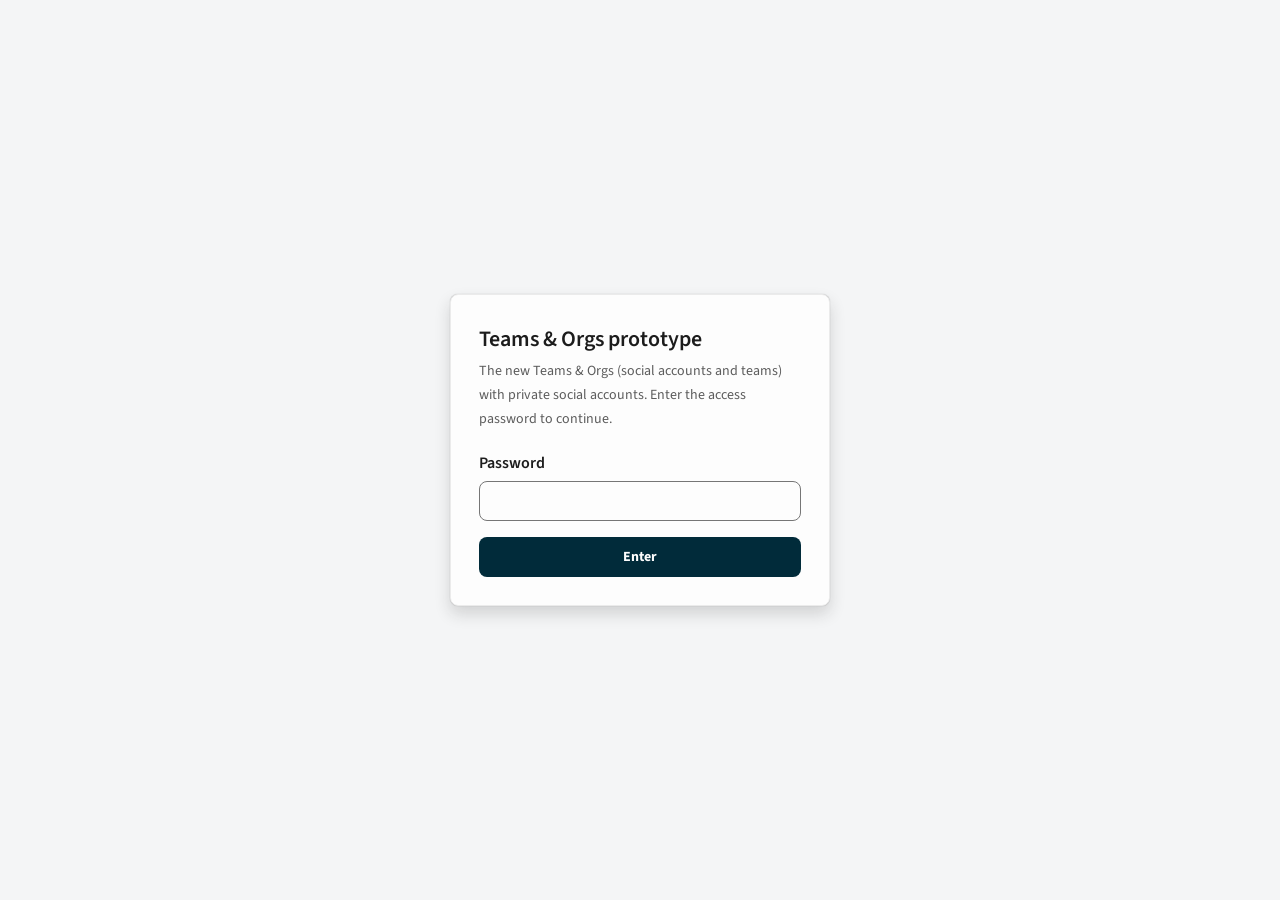
<file: index.html>
<!doctype html>
<!-- Teams & Orgs prototype - sign-in gate (per Design "GitHub Enterprise for Designers"). Soft client-side gate for sharing/testing. -->
<html lang="en"><head>
<meta charset="utf-8">
<meta name="viewport" content="width=device-width, initial-scale=1">
<title>Teams &amp; Orgs prototype - sign in</title>
<link rel="stylesheet" href="colors_and_type.css">
<link rel="stylesheet" href="components.css">
<link rel="stylesheet" href="https://fonts.googleapis.com/css2?family=Material+Symbols+Outlined:opsz,wght,FILL,GRAD@24,400,0..1,0..200&display=block">
<style>
  html, body { margin: 0; min-height: 100vh; }
  body { display: grid; place-items: center; padding: 24px; box-sizing: border-box;
    background: var(--bento-system-sys-neutral-alt-200);
    font: var(--hs-type-body-md); color: var(--bento-theme-color-text-base); -webkit-font-smoothing: antialiased; }
  .card { width: 380px; max-width: 92%; box-sizing: border-box; padding: 28px;
    background: var(--bento-theme-color-bg-surface);
    border: 1px solid var(--bento-theme-color-border-subtle);
    border-radius: var(--bento-theme-border-radii-03);
    box-shadow: var(--bento-theme-elevation-shadow-overlay-bottom); }
  h1 { font: var(--hs-type-title-sub); margin: 0 0 4px; }
  .sub { font: var(--hs-type-body-sm); color: var(--bento-theme-color-text-subtle); margin: 0 0 20px; }
  label { display: block; font: var(--hs-type-body-md-b); margin: 0 0 6px; }
  .hs-input { width: 100%; box-sizing: border-box; }
  .full { width: 100%; justify-content: center; margin-top: 16px; }
  .gap { margin-top: 10px; }
  .err { display: none; align-items: center; gap: 8px; margin-top: 12px; padding: 10px 12px; border-radius: 8px;
    background: var(--bento-component-alert-warning-fill); font: var(--hs-type-body-sm); }
  .err .material-symbols-outlined { font-size: 18px; color: var(--bento-theme-color-icon-warning); }
  .ok { display: none; font: var(--hs-type-body-sm); color: var(--bento-theme-color-text-subtle); margin-top: 8px; }
  #admin { display: none; }
  hr { border: 0; border-top: 1px solid var(--bento-theme-color-border-subtle); margin: 20px 0; }
</style>
</head>
<body>
  <main class="card" role="main">
    <h1>Teams &amp; Orgs prototype</h1>
    <p class="sub">The new Teams &amp; Orgs (social accounts and teams) with private social accounts. Enter the access password to continue.</p>

    <form id="signin" autocomplete="off">
      <label for="pw">Password</label>
      <input id="pw" class="hs-input" type="password" autocomplete="off" aria-describedby="err">
      <div id="err" class="err" role="alert"><span class="material-symbols-outlined" aria-hidden="true">warning</span><span>That password is not right. Try again.</span></div>
      <button class="hs-btn hs-btn--primary full" type="submit">Enter</button>
    </form>

    <section id="admin" aria-label="Admin">
      <hr>
      <label for="np">Set the participant (user) password</label>
      <input id="np" class="hs-input" type="text" autocomplete="off">
      <button id="save" class="hs-btn hs-btn--secondary gap" type="button">Save password</button>
      <div id="saved" class="ok" role="status">Saved.</div>
      <button id="go" class="hs-btn hs-btn--primary full" type="button">Open prototype</button>
    </section>
  </main>

<script>
(function(){
  var ADMIN = 'Hootsuite_2026_admin';
  var DEFAULT_USER = 'tno-preview';
  function userPw(){ try { return localStorage.getItem('ssUserPwd') || DEFAULT_USER; } catch(e){ return DEFAULT_USER; } }
  function enter(){ try { sessionStorage.setItem('ssAuthed','1'); } catch(e){} location.href = 'app/overview.html'; }

  var form = document.getElementById('signin');
  var pw = document.getElementById('pw');
  var err = document.getElementById('err');
  var admin = document.getElementById('admin');
  var np = document.getElementById('np');

  form.addEventListener('submit', function(e){
    e.preventDefault();
    var v = pw.value;
    if (v === ADMIN) { form.style.display = 'none'; admin.style.display = 'block'; np.value = userPw(); np.focus(); return; }
    if (v === userPw()) { enter(); return; }
    err.style.display = 'flex'; pw.focus(); pw.select();
  });
  document.getElementById('save').addEventListener('click', function(){
    var val = (np.value || '').trim(); if (!val) return;
    try { localStorage.setItem('ssUserPwd', val); } catch(e){}
    var ok = document.getElementById('saved'); ok.style.display = 'block';
    setTimeout(function(){ ok.style.display = 'none'; }, 2000);
  });
  document.getElementById('go').addEventListener('click', enter);
})();
</script>
</body></html>
</file>
<file: colors_and_type.css>
/* ──────────────────────────────────────────────────────────────────
   Bento — Hootsuite design system
   ─────────────────────────────────────────────────────────────────
   This file is a thin ALIAS LAYER on top of the Figma-derived
   --bento-* tokens shipped in tokens/colors.css, tokens/typography.css,
   tokens/layout.css. Bento tokens are the single source of truth;
   --hs-* names below are convenience aliases for older preview cards
   and quick reads in the asset pane.

   Anything you build inside this project should use Bento tokens
   directly (--bento-theme-color-bg-primary, var(--bento-space-04), the
   .bento-text-* classes from typography.css). If you reach for a value
   that isn't here, add a token — never hard-code a hex.
   ────────────────────────────────────────────────────────────────── */

@import url("./fonts/fonts.css");
@import url("./tokens/colors.css");
@import url("./tokens/typography.css");
@import url("./tokens/layout.css");

:root {
  /* ── Surfaces ─────────────────────────────────────────────────── */
  --hs-surface:         var(--bento-theme-color-bg-surface);             /* #FDFDFD */
  --hs-surface-subtle:  var(--bento-theme-color-bg-surface-hovered);     /* #F7F8F9 */
  --hs-surface-muted:   var(--bento-theme-color-bg-app);                 /* #FDFDFD */
  --hs-surface-strong:  var(--bento-system-sys-neutral-alt-300);         /* #EEF1F2 */
  --hs-surface-inverse: var(--bento-system-sys-primary-500);             /* #012B3A */
  --hs-surface-white:   var(--bento-palette-ref-palette-white);

  /* ── Borders ──────────────────────────────────────────────────── */
  --hs-border:          var(--bento-theme-color-border-subtle);          /* #EBEBEB */
  --hs-border-strong:   var(--bento-theme-color-border-btn-outlined);    /* #1C1C1C — outlined-button stroke */
  --hs-border-subtle:   var(--bento-system-sys-neutral-50);              /* #EBEBEB */
  --hs-border-input:    var(--bento-system-sys-neutral-300);             /* #767676 — Figma input/textarea border */
  --hs-border-focus:    var(--bento-theme-color-border-focus);           /* #0065FF — true blue focus ring */
  --hs-focus-halo:      color-mix(in srgb, var(--bento-theme-color-border-focus) 20%, transparent);

  /* ── Text / foreground ────────────────────────────────────────── */
  --hs-fg:              var(--bento-theme-color-text-base);              /* #1C1C1C */
  --hs-fg-secondary:    var(--bento-system-sys-neutral-400);             /* #5C5C5C */
  --hs-fg-disabled:     var(--bento-theme-color-text-disabled);          /* #5C5C5C */
  --hs-fg-inverse:      var(--bento-theme-color-text-inverse);
  --hs-fg-link:         var(--bento-theme-color-text-link);              /* #1F60C9 */
  --hs-fg-info:         var(--bento-theme-color-text-link);
  --hs-fg-positive:     var(--bento-theme-color-text-positive);          /* #01781B */
  --hs-fg-negative:     var(--bento-theme-color-text-negative);          /* #C00803 */
  --hs-fg-warning:      var(--bento-palette-ref-palette-yellow-900);     /* #6B4B15 */
  --hs-fg-discovery:    var(--bento-system-sys-discovery-500);           /* #7356BF */

  /* ── Action / interactive ─────────────────────────────────────── */
  --hs-action-primary:           var(--bento-theme-color-bg-primary);            /* #012B3A */
  --hs-action-primary-hover:     var(--bento-theme-color-bg-primary-hovered);    /* #55717B */
  --hs-action-primary-pressed:   var(--bento-theme-color-bg-primary-pressed);    /* #345561 */
  --hs-action-secondary:         var(--bento-system-sys-neutral-alt-300);        /* #EEF1F2 */
  --hs-action-secondary-hover:   var(--bento-system-sys-neutral-alt-400);        /* #EBEEEF */
  --hs-action-secondary-pressed: var(--bento-system-sys-neutral-alt-500);        /* #E6EAEB */
  --hs-action-disabled:          var(--bento-palette-ref-palette-grey-100);      /* #F7F8F9 */

  /* ── Brand ────────────────────────────────────────────────────── */
  --hs-brand-saffron: var(--bento-theme-color-brand-decorative-1); /* Owly coral */
  --hs-brand-deep:    var(--bento-system-sys-primary-500);

  /* ── Semantic surfaces ────────────────────────────────────────── */
  --hs-bg-neutral:   var(--bento-palette-ref-palette-grey-300);      /* #EEF1F2 */
  --hs-on-neutral:   var(--bento-theme-color-text-base);
  --hs-bg-info:      var(--bento-theme-color-bg-info);               /* #E9F0FC */
  --hs-bg-positive:  var(--bento-theme-color-bg-positive);           /* #E6F3E9 */
  --hs-bg-negative:  var(--bento-palette-ref-palette-red-50);        /* #FBE6E6 */
  --hs-bg-warning:   var(--bento-palette-ref-palette-yellow-100);    /* #FFE7C0 */
  --hs-bg-discovery: var(--bento-theme-color-bg-discovery);          /* #F1EEF9 */

  /* Hover overlay applied on top of interactive badges. */
  --hs-overlay-hover: var(--bento-component-overlay-button-filled-fill);

  /* ── Categorical (chart, network, tags) — solid hues ──────────── */
  --hs-cat-1:  #658CF1; --hs-cat-2:  #3FC8CD; --hs-cat-3:  #5859AA;
  --hs-cat-4:  #FDC86F; --hs-cat-5:  #E97A99; --hs-cat-6:  #85D4F3;
  --hs-cat-7:  #9258B3; --hs-cat-8:  #FE9F6C; --hs-cat-9:  #31A19C;
  --hs-cat-10: #DE93C3;

  /* Tinted pairings — avatars, calendar event-chips, tag pills. */
  --hs-cat-1-bg:  var(--bento-global-categorical-color-1-fill);  --hs-cat-1-fg:  var(--bento-global-categorical-color-1-text);
  --hs-cat-2-bg:  var(--bento-global-categorical-color-2-fill);  --hs-cat-2-fg:  var(--bento-global-categorical-color-2-text);
  --hs-cat-3-bg:  var(--bento-global-categorical-color-3-fill);  --hs-cat-3-fg:  var(--bento-global-categorical-color-3-text);
  --hs-cat-4-bg:  var(--bento-global-categorical-color-4-fill);  --hs-cat-4-fg:  var(--bento-global-categorical-color-4-text);
  --hs-cat-5-bg:  var(--bento-global-categorical-color-5-fill);  --hs-cat-5-fg:  var(--bento-global-categorical-color-5-text);
  --hs-cat-6-bg:  var(--bento-global-categorical-color-6-fill);  --hs-cat-6-fg:  var(--bento-global-categorical-color-6-text);
  --hs-cat-7-bg:  var(--bento-global-categorical-color-7-fill);  --hs-cat-7-fg:  var(--bento-global-categorical-color-7-text);
  --hs-cat-8-bg:  var(--bento-global-categorical-color-8-fill);  --hs-cat-8-fg:  var(--bento-global-categorical-color-8-text);
  --hs-cat-9-bg:  var(--bento-global-categorical-color-9-fill);  --hs-cat-9-fg:  var(--bento-global-categorical-color-9-text);
  --hs-cat-10-bg: var(--bento-global-categorical-color-10-fill); --hs-cat-10-fg: var(--bento-global-categorical-color-10-text);

  /* ── Suite shell nav accents (alias) ──────────────────────────── */
  --suite-perch-fill: var(--bento-suite-perch-fill);           --suite-perch-icon: var(--bento-suite-perch-icon);
  --suite-nest-fill: var(--bento-suite-nest-fill);             --suite-nest-icon: var(--bento-suite-nest-icon);
  --suite-lumen-fill: var(--bento-suite-lumen-fill);           --suite-lumen-icon: var(--bento-suite-lumen-icon);
  --suite-parliament-fill: var(--bento-suite-parliament-fill); --suite-parliament-icon: var(--bento-suite-parliament-icon);
  --suite-wisdom-fill: var(--bento-suite-wisdom-fill);         --suite-wisdom-icon: var(--bento-suite-wisdom-icon);
  --suite-vigil-fill: var(--bento-suite-vigil-fill);           --suite-vigil-icon: var(--bento-suite-vigil-icon);
  --suite-settings-fill: var(--bento-suite-settings-fill);     --suite-settings-icon: var(--bento-suite-settings-icon);
  --suite-nav-hover-wash: var(--bento-suite-nav-hover-wash);

  /* ── Radii (alias to Bento) ───────────────────────────────────── */
  --hs-radii-none: var(--bento-theme-border-radii-none);
  --hs-radii-xs:   var(--bento-theme-border-radii-01);   /*  2px */
  --hs-radii-sm:   var(--bento-theme-border-radii-01);
  --hs-radii-md:   var(--bento-theme-border-radii-03);   /*  8px (small button, chip) */
  --hs-radii-lg:   var(--bento-theme-border-radii-03);   /*  8px (card, button, input) */
  --hs-radii-xl:   var(--bento-theme-border-radii-02);   /* 16px (large card / modal) */
  --hs-radii-full: 999px;

  /* ── Elevation ────────────────────────────────────────────────── */
  --hs-elev-raised:        var(--bento-theme-elevation-shadow-raised);
  --hs-elev-overlay-top:   var(--bento-theme-elevation-shadow-overlay-top);
  --hs-elev-overlay-bot:   var(--bento-theme-elevation-shadow-overlay-bottom);
  --hs-elev-overflow-top:  var(--bento-theme-elevation-shadow-overflow-top);
  --hs-elev-overflow-bot:  var(--bento-theme-elevation-shadow-overflow-bottom);
  --hs-elev-card:          var(--bento-theme-elevation-shadow-overlay-bottom);
  --hs-elev-side:          var(--bento-theme-elevation-shadow-drawer-from-left);

  /* ── Spacing (alias to Bento) ─────────────────────────────────── */
  --hs-sp-0:  0;
  --hs-sp-1:  var(--bento-space-01);   /*  4px */
  --hs-sp-2:  var(--bento-space-02);   /*  8px */
  --hs-sp-3:  var(--bento-space-03);   /* 12px */
  --hs-sp-4:  var(--bento-space-04);   /* 16px */
  --hs-sp-5:  var(--bento-space-05);   /* 24px */
  --hs-sp-6:  var(--bento-space-06);   /* 32px */
  --hs-sp-8:  var(--bento-space-08);   /* 48px */
  --hs-sp-10: var(--bento-space-10);   /* 64px */
  --hs-sp-12: 80px;
  --hs-sp-14: 96px;
  --hs-sp-16: 112px;

  /* ── Typography pairings (alias to Bento sizes) ───────────────── */
  --hs-font-body:    var(--bento-theme-font-families-primary);
  --hs-font-display: var(--bento-theme-font-families-secondary);

  --hs-type-display-1:  var(--bento-theme-font-weights-semibold) var(--bento-theme-font-size-8)/var(--bento-theme-line-heights-8) var(--hs-font-display); /* 56/76 — Figma display line-height (node 4490:40960); was raw 72px */
  --hs-type-display-2:  var(--bento-theme-font-weights-semibold) var(--bento-theme-font-size-7)/var(--bento-theme-line-heights-7) var(--hs-font-display); /* 44/60; was raw 64px */
  --hs-type-display-3:  var(--bento-theme-font-weights-semibold) var(--bento-theme-font-size-6)/var(--bento-theme-line-heights-6) var(--hs-font-display); /* 36/48 */

  --hs-type-title-hero:    var(--bento-theme-font-weights-semibold) 96px/96px var(--hs-font-body);
  --hs-type-title-screen:  var(--bento-theme-font-weights-semibold) 30px/40px var(--hs-font-body);
  --hs-type-title-section: var(--bento-theme-font-weights-semibold) 26px/32px var(--hs-font-body);
  --hs-type-title-sub:     var(--bento-theme-font-weights-semibold) 22px/32px var(--hs-font-body);
  --hs-type-title-base:    var(--bento-theme-font-weights-semibold) 18px/24px var(--hs-font-body);

  --hs-type-body-md:    var(--bento-theme-font-weights-regular)   var(--bento-theme-font-size-2)/var(--bento-theme-line-heights-2) var(--hs-font-body);
  --hs-type-body-md-b:  var(--bento-theme-font-weights-semibold)  var(--bento-theme-font-size-2)/var(--bento-theme-line-heights-2) var(--hs-font-body);
  --hs-type-body-sm:    var(--bento-theme-font-weights-regular)   var(--bento-theme-font-size-1)/var(--bento-theme-line-heights-2) var(--hs-font-body);
  --hs-type-body-sm-b:  var(--bento-theme-font-weights-semibold)  var(--bento-theme-font-size-1)/var(--bento-theme-line-heights-2) var(--hs-font-body);
  --hs-type-button:     var(--bento-theme-font-weights-bold)      var(--bento-theme-font-size-1)/var(--bento-theme-line-heights-2) var(--hs-font-body); /* bold 700, matches tokens/typography.css .bento-text-button */
  --hs-type-meta:       var(--bento-theme-font-weights-regular)   12px/16px var(--hs-font-body);
  --hs-type-meta-b:     var(--bento-theme-font-weights-semibold)  12px/16px var(--hs-font-body);
}

/* ── Semantic element styles ────────────────────────────────────── */
body {
  font: var(--hs-type-body-md);
  color: var(--hs-fg);
  background: var(--hs-surface);
  -webkit-font-smoothing: antialiased;
  text-rendering: optimizeLegibility;
}

h1, .hs-h1 { font: var(--hs-type-title-screen);  color: var(--hs-fg); margin: 0; }
h2, .hs-h2 { font: var(--hs-type-title-section); color: var(--hs-fg); margin: 0; }
h3, .hs-h3 { font: var(--hs-type-title-sub);     color: var(--hs-fg); margin: 0; }
h4, .hs-h4 { font: var(--hs-type-title-base);    color: var(--hs-fg); margin: 0; }

.hs-display-1 { font: var(--hs-type-display-1); }
.hs-display-2 { font: var(--hs-type-display-2); }
.hs-display-3 { font: var(--hs-type-display-3); }

.hs-hero-metric { font: var(--hs-type-title-hero); letter-spacing: -0.02em; }

p, .hs-p           { font: var(--hs-type-body-md);   color: var(--hs-fg); margin: 0; }
.hs-p-strong       { font: var(--hs-type-body-md-b); color: var(--hs-fg); }
small, .hs-small   { font: var(--hs-type-body-sm);   color: var(--hs-fg-secondary); }
.hs-meta           { font: var(--hs-type-meta);      color: var(--hs-fg-secondary); }

a, .hs-link {
  color: var(--hs-fg-link);
  text-decoration: underline;
  text-underline-offset: auto;
  text-underline-position: from-font;
  text-decoration-thickness: auto;
  text-decoration-skip-ink: none;
  font-weight: var(--bento-theme-font-weights-semibold);
}
a:hover { text-decoration-thickness: 2px; }

code, .hs-mono {
  font-family: ui-monospace, "SF Mono", Menlo, Consolas, monospace;
  font-size: 13px;
}
</file>
<file: components.css>
/* Component library — used by preview cards and UI kits. */

/* ── Material Symbols base (icon-glyph sweep) ─────────────────────────
   Hardened base so every built product renders glyphs consistently even
   while the webfont loads: fixes vertical alignment, resolves the `liga`
   ligature, sets the default axis (outlined, weight 400), and stops the
   icon text from being selectable/draggable. FILL flips to 1 only on
   active/selected toggles (per Bento icon rules). */
.material-symbols-outlined {
  font-family: "Material Symbols Outlined";
  font-weight: normal;
  font-style: normal;
  line-height: 1;
  letter-spacing: normal;
  white-space: nowrap;
  display: inline-block;
  vertical-align: middle;
  -webkit-font-feature-settings: "liga";
  font-feature-settings: "liga";
  font-variation-settings: "FILL" 0, "wght" 400, "GRAD" 0, "opsz" 24;
  -webkit-font-smoothing: antialiased;
  text-rendering: optimizeLegibility;
  user-select: none;
}

/* ── Buttons ─────────────────────────────────────────────── */
.hs-btn {
  appearance: none;
  border: 0;
  border-radius: var(--hs-radii-lg);
  padding: 8px 16px;
  display: inline-flex;
  align-items: center;
  justify-content: center;
  gap: 8px;
  cursor: pointer;
  /* Font: explicit individual properties so partial token resolution still works.
     font: var(--hs-type-button) alone fails silently if any nested var is out of scope. */
  font-size: var(--bento-theme-font-size-1, 14px);
  line-height: var(--bento-theme-line-heights-2, 24px);
  font-weight: var(--bento-theme-font-weights-bold, 700); /* Figma: fontWeight 700 (Bold) */
  font-family: var(--hs-font-body, var(--bento-theme-font-families-primary, "Source Sans 3", sans-serif));
  height: 40px;
  transition: background-color 150ms cubic-bezier(0.4, 0, 0.2, 1),
              border-color 150ms cubic-bezier(0.4, 0, 0.2, 1),
              color 150ms cubic-bezier(0.4, 0, 0.2, 1);
  white-space: nowrap;
  user-select: none;
}
.hs-btn .material-symbols-outlined { font-size: 16px; margin: 0 -2px; } /* Figma button icon is 16×16 (node 3404:39041); was 18px */
.hs-btn:focus-visible { outline: 2px solid var(--bento-theme-color-border-focus); outline-offset: 2px; }

.hs-btn--primary {
  background: var(--hs-action-primary);
  color: var(--hs-fg-inverse);
}
.hs-btn--primary:hover  { background: var(--hs-action-primary-hover); }
.hs-btn--primary:active { background: var(--hs-action-primary-pressed); }

.hs-btn--secondary {
  background: var(--hs-action-secondary);
  color: var(--hs-fg);
}
.hs-btn--secondary:hover  { background: var(--hs-action-secondary-hover); }
.hs-btn--secondary:active { background: var(--hs-action-secondary-pressed); }

.hs-btn--outlined {
  background: transparent;
  color: var(--hs-fg);
  box-shadow: inset 0 0 0 1px var(--hs-border-strong);
}
.hs-btn--outlined:hover  { background: var(--hs-action-secondary-hover); }
.hs-btn--outlined:active { background: var(--hs-action-secondary-pressed); }

.hs-btn--ghost {
  background: transparent;
  color: var(--hs-fg);
}
.hs-btn--ghost:hover  { background: var(--hs-action-secondary-hover); }
.hs-btn--ghost:active { background: var(--hs-action-secondary-pressed); }

/* Bento has NO destructive / negative / red button. Verified against
   HS-Bento-master /button (configurations: primary · secondary · outlined ·
   ghost · filled only). Destructive actions use a normal button whose label
   names what it removes ("Delete draft"); the warning is carried by copy, and
   the confirm action in a dialog is the navy primary button. */

.hs-btn[disabled],
.hs-btn--disabled {
  cursor: not-allowed;
  background: var(--hs-action-disabled) !important;
  color: var(--hs-fg-disabled) !important;
  box-shadow: none !important;
}

.hs-btn--icon {
  width: 40px;
  padding: 0;
  border-radius: var(--hs-radii-full);
}
.hs-btn--icon .material-symbols-outlined { font-size: 20px; margin: 0; }

/* Small size modifier — 32px height, tighter padding. Used in filter bars. */
.hs-btn--sm {
  height: 32px;
  padding: 0 12px;
  font-size: var(--bento-theme-font-size-1, 14px);
  font-weight: var(--bento-theme-font-weights-bold, 700); /* Figma: Bold 700 */
}

/* ── Inputs ──────────────────────────────────────────────── */
.hs-field { display: flex; flex-direction: column; gap: 8px; } /* Figma CompFormControl: gap 8px (was 6px) */
/* Form label — 600 / 16 · 24, primary fg. */
.hs-field-label {
  font-size: var(--bento-theme-font-size-2, 16px);
  line-height: var(--bento-theme-line-heights-2, 24px);
  font-weight: var(--bento-theme-font-weights-semibold, 600);
  font-family: var(--hs-font-body, var(--bento-theme-font-families-primary, "Source Sans 3", sans-serif));
  color: var(--hs-fg);
}
/* Form description — 400 / 16 · 24, primary fg (NOT muted). */
.hs-field-desc {
  font-size: var(--bento-theme-font-size-2, 16px);
  line-height: var(--bento-theme-line-heights-2, 24px);
  font-weight: var(--bento-theme-font-weights-regular, 400);
  font-family: var(--hs-font-body, var(--bento-theme-font-families-primary, "Source Sans 3", sans-serif));
  color: var(--hs-fg);
}
/* Tertiary hint (errors, character counters). */
.hs-field-hint {
  font-size: 12px;
  line-height: 16px;
  font-weight: var(--bento-theme-font-weights-regular, 400);
  font-family: var(--hs-font-body, var(--bento-theme-font-families-primary, "Source Sans 3", sans-serif));
  color: var(--hs-fg-secondary);
}

.hs-input {
  height: 40px;
  padding: 0 var(--bento-component-input-padding-x); /* 16px — Figma comp-input padding-x (node 3020:32883); was raw 12px */
  border-radius: var(--hs-radii-lg);
  background: var(--hs-surface);
  border: 1px solid var(--hs-border-input);
  font-size: var(--bento-theme-font-size-2, 16px);
  line-height: var(--bento-theme-line-heights-2, 24px);
  font-weight: var(--bento-theme-font-weights-regular, 400);
  font-family: var(--hs-font-body, var(--bento-theme-font-families-primary, "Source Sans 3", sans-serif));
  color: var(--hs-fg);
  outline: none;
  transition: border-color 150ms, box-shadow 150ms;
}
.hs-input::placeholder { color: var(--bento-theme-color-text-placeholder); }
.hs-input:hover { border-color: var(--hs-fg); }
.hs-input:focus {
  border-color: var(--hs-border-focus);
  box-shadow: 0 0 0 2px var(--hs-focus-halo);
}
.hs-input--error { border-color: var(--bento-theme-color-border-negative); }
.hs-input--error:focus {
  border-color: var(--bento-theme-color-border-negative);
  box-shadow: 0 0 0 2px color-mix(in srgb, var(--bento-theme-color-border-negative) 20%, transparent);
}

.hs-textarea {
  min-height: 96px;
  padding: 10px 12px;
  width: 100%;
  resize: vertical;
}

/* ── Badge ────────────────────────────────────────────────
   Figma spec (ConfigurationNeutralIconOnlyFalse, node 59111:76506):
   height 28px, border-radius 4px (rounded rect, NOT pill),
   font 16px SemiBold, padding 2px 8px, gap 4px.
   Use .hs-badge--{neutral|overlay|positive|warning|negative|discovery|info}
   for tone, .hs-badge--square for the icon-only square form. */
.hs-badge {
  position: relative;
  display: inline-flex;
  align-items: center;
  gap: 4px;                              /* Figma: 4px (was 6px) */
  padding: 2px 8px;                      /* Figma: 2px 8px (was 0 12px) */
  height: 28px;
  min-width: 28px;
  box-sizing: border-box;
  border-radius: 4px;                    /* Figma: 4px rounded rect (was 999px pill) */
  font-size: var(--bento-theme-font-size-2, 16px); /* Figma: 16px (was 14px) */
  line-height: var(--bento-theme-line-heights-2, 24px);
  font-weight: var(--bento-theme-font-weights-semibold, 600);
  font-family: var(--hs-font-body, var(--bento-theme-font-families-primary, "Source Sans 3", sans-serif));
  background: var(--hs-bg-neutral);
  color: var(--hs-on-neutral);
  white-space: nowrap;
}
.hs-badge .material-symbols-outlined {
  font-size: 16px;
  font-variation-settings: "FILL" 1, "wght" 500;
}
.hs-badge--square {
  padding: 0;
  width: 28px; min-width: 28px;
  justify-content: center;
  border-radius: 4px; /* Figma: 4px (was 6px) */
}
.hs-badge--square .material-symbols-outlined { font-size: 16px; }

.hs-badge--neutral   { background: var(--hs-bg-neutral);   color: var(--hs-on-neutral); }
.hs-badge--positive  { background: var(--hs-bg-positive);  color: var(--hs-fg-positive); }
.hs-badge--warning   { background: var(--hs-bg-warning);   color: var(--hs-fg-warning); }
.hs-badge--negative  { background: var(--hs-bg-negative);  color: var(--hs-fg-negative); }
.hs-badge--discovery { background: var(--hs-bg-discovery); color: var(--hs-fg-discovery); }
.hs-badge--info      { background: var(--hs-bg-info);      color: var(--hs-fg-info); }

/* Interactive badges get a rgba(51,51,51,0.64) overlay on hover. */
.hs-badge--interactive { cursor: pointer; }
.hs-badge--interactive::after {
  content: "";
  position: absolute; inset: 0;
  border-radius: inherit;
  background: var(--hs-overlay-hover);
  opacity: 0;
  transition: opacity 150ms cubic-bezier(0.4, 0, 0.2, 1);
  pointer-events: none;
}
.hs-badge--interactive:hover::after { opacity: 1; }
.hs-badge--interactive > * { position: relative; z-index: 1; }
.hs-badge--interactive:hover { color: var(--hs-fg-inverse); }

.hs-badge--dot::before {
  content: ""; width: 6px; height: 6px; border-radius: 999px;
  background: currentColor;
}

/* ── Chip / tag ─────────────────────────────────────────── */
.hs-chip {
  display: inline-flex;
  align-items: center;
  gap: 8px;
  padding: 0 8px;
  height: 32px;
  border-radius: var(--hs-radii-md);
  font-size: var(--bento-theme-font-size-2, 16px);
  line-height: var(--bento-theme-line-heights-2, 24px);
  font-weight: var(--bento-theme-font-weights-regular, 400);
  font-family: var(--hs-font-body, var(--bento-theme-font-families-primary, "Source Sans 3", sans-serif));
  background: var(--hs-cat-1-bg);
  color: var(--hs-cat-1-fg);
}
.hs-chip .material-symbols-outlined { font-size: 16px; }
.hs-chip-dismiss { cursor: pointer; opacity: 0.7; }
.hs-chip-dismiss:hover { opacity: 1; }

/* ── Chip filter (ChipFilter component) ─────────────────────
   Source: comp-chip-filter-options · figma 59111-92220
   40px pill (master). active=false → trailing chevron (opens dropdown);
   active=true → trailing × (clears the applied filter).
   Add .selected for the gallery topic-chip extension (blue tint + count badge).
   ──────────────────────────────────────────────────────────── */
.cf {
  appearance: none; border: 0;
  height: 40px;
  padding: 0 8px 0 16px;
  background: var(--bento-component-chip-fill);
  color: var(--bento-component-chip-text);
  border-radius: 999px;
  display: inline-flex; align-items: center; gap: 8px;
  font-size: var(--bento-theme-font-size-2, 16px);
  line-height: var(--bento-theme-line-heights-1, 20px);
  font-weight: var(--bento-theme-font-weights-bold, 700);
  font-family: var(--hs-font-body, var(--bento-theme-font-families-primary, "Source Sans 3", sans-serif));
  cursor: pointer;
  white-space: nowrap;
  user-select: none;
  transition: background-color 120ms, box-shadow 120ms;
}
/* Pressed / open state shows a dark ring (master: pressed active=true) */
.cf.open, .cf:active {
  box-shadow: inset 0 0 0 1.5px var(--bento-theme-color-border-base);
}
/* Plain-text filter chips (no trailing chevron/count/×) get SYMMETRIC padding so
   short labels like "All" render as a pill, not a circle. Chips with a trailing
   element keep the 8px-right asymmetric padding for the icon. Shared across every
   filter row (Wisdom Agents/Connectors/Knowledge, Vigil, Parliament, Lumen…). */
.cf:not(:has(.chev)):not(:has(.ct)):not(:has(.x)) {
  padding: 0 16px;
}
.cf:hover  { background: var(--bento-component-chip-fill-hovered); }
.cf:active { background: var(--bento-component-chip-fill-pressed); }
.cf:focus-visible {
  outline: 2px solid var(--bento-theme-color-border-focus);
  outline-offset: 0;
}
.cf[disabled] {
  background: var(--bento-component-chip-fill-disabled);
  color: var(--bento-component-chip-text-disabled);
  cursor: not-allowed;
}
/* Selected / filtered state */
.cf.selected {
  background: var(--bento-theme-color-bg-info);
  color: var(--bento-theme-color-bg-primary);
  box-shadow: inset 0 0 0 1px var(--bento-theme-color-bg-primary);
}
.cf.selected:hover {
  background: color-mix(in srgb, var(--bento-theme-color-bg-info) 85%, var(--bento-theme-color-bg-primary) 15%);
}
/* Chevron arrow — master trailing icon is 16px (nested SmallFalse 16×16, node 1796:19976) */
.cf .chev { font-size: 16px; }
/* Count badge inside chip */
.cf .ct {
  background: rgba(28,28,28,0.08); /* snowflake: chip count tint — no exact comp token */
  padding: 1px 8px;
  border-radius: 999px;
  font-size: 12px;
  line-height: 16px;
  font-weight: var(--bento-theme-font-weights-semibold, 600);
  font-family: var(--hs-font-body, var(--bento-theme-font-families-primary, "Source Sans 3", sans-serif));
}
.cf.selected .ct {
  background: var(--bento-theme-color-bg-primary);
  color: var(--bento-theme-color-text-on-primary);
}
/* Dismiss (×) button inside chip — master .nested-chip/clear: 24px box, 16px glyph */
.cf .x {
  display: inline-flex; align-items: center; justify-content: center;
  width: 24px; height: 24px; border-radius: 50%;
  cursor: pointer; color: inherit;
}
.cf .x:hover { background: rgba(28,28,28,0.1); /* snowflake: chip dismiss hover tint — no semantic token */ }
.cf .x .material-symbols-outlined { font-size: 16px; }

/* ── Input tag (InputTag) ───────────────────────────────────
   Selected-value pill used inside Combobox & TreeSelect multi-select
   fields. Master comp 2155:26654: charcoal pill, white 16/700 label,
   optional counter, white × dismiss. Themed via --hs-comp-input-tag-*
   (saffron-orange in brand2020). 32px tall, pill radius.
   ──────────────────────────────────────────────────────────── */
.hs-input-tag {
  display: inline-flex; align-items: center; gap: 6px;
  height: 32px; padding: 0 4px 0 12px;
  max-width: 216px;
  background: var(--hs-comp-input-tag-color-fill);
  color: var(--hs-comp-input-tag-color-text);
  border-radius: var(--hs-radii-full, 999px);
  font-size: var(--bento-theme-font-size-2, 16px);
  line-height: 24px;
  font-weight: var(--bento-theme-font-weights-bold, 700);
  font-family: var(--hs-font-body, var(--bento-theme-font-families-primary, "Source Sans 3", sans-serif));
  white-space: nowrap;
}
.hs-input-tag .hs-input-tag-label { overflow: hidden; text-overflow: ellipsis; min-width: 0; }
.hs-input-tag .hs-input-tag-count { color: inherit; opacity: 0.85; }
.hs-input-tag .x {
  appearance: none; border: 0; background: transparent;
  display: inline-flex; align-items: center; justify-content: center;
  width: 24px; height: 24px; border-radius: 50%; flex-shrink: 0;
  color: var(--hs-comp-input-tag-color-icon);
  cursor: pointer;
}
.hs-input-tag .x:hover { background: rgba(253,253,253,0.18); }
.hs-input-tag .x .material-symbols-outlined { font-size: 16px; }

/* ── Card ───────────────────────────────────────────────── */
.hs-card {
  background: var(--hs-surface);
  border: 1px solid var(--hs-border);
  border-radius: var(--hs-radii-lg);
  padding: 16px;
  display: flex;
  flex-direction: column;
  gap: 16px;
}
.hs-card--quiet { background: var(--hs-surface-subtle); }

/* ── Avatar ─────────────────────────────────────────────── */
.hs-avatar {
  display: inline-flex;
  align-items: center;
  justify-content: center;
  border-radius: var(--hs-radii-full);
  background: var(--hs-surface-strong);
  color: var(--hs-fg);
  font-size: var(--bento-theme-font-size-1, 14px);
  line-height: var(--bento-theme-line-heights-2, 24px);
  font-weight: var(--bento-theme-font-weights-semibold, 600);
  font-family: var(--hs-font-body, var(--bento-theme-font-families-primary, "Source Sans 3", sans-serif));
  width: 32px;
  height: 32px;
  overflow: hidden;
  flex-shrink: 0;
}
.hs-avatar img { width: 100%; height: 100%; object-fit: cover; }
.hs-avatar--xs { width: 20px; height: 20px; font-size: 10px; }
.hs-avatar--sm { width: 24px; height: 24px; font-size: 14px; } /* Figma Size06 initials 14px */
.hs-avatar--md { width: 40px; height: 40px; font-size: 16px; } /* Figma Size10 initials 16px */
.hs-avatar--lg { width: 48px; height: 48px; font-size: 16px; }
.hs-avatar--xl { width: 64px; height: 64px; font-size: 28px; } /* Figma Size16 initials 28px */

/* ── Alert ──────────────────────────────────────────────── */
.hs-alert {
  display: flex;
  gap: 12px;
  align-items: flex-start;
  padding: 12px 16px;
  border-radius: var(--hs-radii-lg);
  background: var(--hs-bg-info);
  color: var(--hs-fg);
  font-size: var(--bento-theme-font-size-2, 16px);
  line-height: var(--bento-theme-line-heights-2, 24px);
  font-weight: var(--bento-theme-font-weights-regular, 400);
  font-family: var(--hs-font-body, var(--bento-theme-font-families-primary, "Source Sans 3", sans-serif));
}
.hs-alert .material-symbols-outlined { color: inherit; }
.hs-alert--positive { background: var(--hs-bg-positive); }
.hs-alert--warning  { background: var(--hs-bg-warning); }
.hs-alert--negative { background: var(--hs-bg-negative); }
.hs-alert-title {
  font-size: var(--bento-theme-font-size-2, 16px);
  line-height: var(--bento-theme-line-heights-2, 24px);
  font-weight: var(--bento-theme-font-weights-bold, 700); /* Figma comp-alert title 16/700 (node 14686:30287) */
  font-family: var(--hs-font-body, var(--bento-theme-font-families-primary, "Source Sans 3", sans-serif));
}

/* ── Toggle ─────────────────────────────────────────────── */
/* ── Switch / toggle (comp-switch, web, small) ──────────────
   Track 39×24 pill. OFF: white fill, 1px #767676 border, 21px #767676 knob
   at 1.5. ON: nav-fill track, white knob, knob slides +15px. figma 5632:53560 */
.hs-toggle {
  position: relative;
  width: 39px;
  height: 24px;
  border-radius: 999px;
  background: var(--bento-theme-color-bg-surface);
  box-shadow: inset 0 0 0 1px var(--hs-border-input);
  cursor: pointer;
  flex-shrink: 0;
  transition: background-color 150ms, box-shadow 150ms;
}
.hs-toggle::after {
  content: "";
  position: absolute; left: 1.5px; top: 1.5px;
  width: 21px; height: 21px;
  border-radius: 999px;
  background: var(--hs-border-input);
  transition: transform 150ms cubic-bezier(0.4, 0, 0.2, 1), background-color 150ms;
}
.hs-toggle.is-on {
  background: var(--bento-component-switch-track-on, var(--bento-theme-color-bg-nav));
  box-shadow: none;
}
.hs-toggle.is-on::after {
  background: var(--bento-component-switch-thumb-fill, var(--bento-theme-color-text-inverse));
  box-shadow: var(--bento-theme-elevation-shadow-raised);
  transform: translateX(15px);
}

/* ── Checkbox / radio ───────────────────────────────────────
   Bento renders these as 24px Material Symbols glyphs (comp-checkbox 175:1321,
   comp-radio): off = check_box_outline_blank / radio_button_unchecked,
   on = check_box / radio_button_checked (FILLED), indeterminate =
   indeterminate_check_box — all icon-base (master fill rgb(0,0,0)), disabled =
   icon-disabled. Drawn via ::before so existing empty-span markup
   (<span class="hs-check is-on">) keeps working unchanged.
   ──────────────────────────────────────────────────────────── */
.hs-check, .hs-radio {
  width: 24px; height: 24px;
  flex-shrink: 0;
  display: inline-flex; align-items: center; justify-content: center;
  cursor: pointer;
  font-size: 0; /* suppress any legacy inner text/box */
  color: var(--bento-theme-color-icon-base);
  background: none; border: 0; border-radius: 0;
}
.hs-check::before, .hs-radio::before {
  font-family: "Material Symbols Outlined";
  font-weight: normal; font-style: normal;
  font-size: 24px; line-height: 1;
  font-variation-settings: "FILL" 0, "wght" 400, "GRAD" 0, "opsz" 24;
  letter-spacing: normal; text-transform: none; white-space: nowrap;
  -webkit-font-feature-settings: "liga"; font-feature-settings: "liga";
}
.hs-check::before        { content: "\e835"; } /* check_box_outline_blank */
.hs-radio::before        { content: "\e836"; } /* radio_button_unchecked */
.hs-check.is-on::before  { content: "\e834"; font-variation-settings: "FILL" 1, "wght" 400, "GRAD" 0, "opsz" 24; } /* check_box */
.hs-check.indeterminate::before { content: "\e909"; font-variation-settings: "FILL" 1, "wght" 400, "GRAD" 0, "opsz" 24; } /* indeterminate_check_box */
.hs-radio.is-on::before  { content: "\e837"; font-variation-settings: "FILL" 1, "wght" 400, "GRAD" 0, "opsz" 24; } /* radio_button_checked */
.hs-check[aria-disabled="true"], .hs-radio[aria-disabled="true"],
.hs-check.is-disabled, .hs-radio.is-disabled { color: var(--bento-theme-color-icon-disabled); cursor: not-allowed; }

/* ── Divider ────────────────────────────────────────────── */
.hs-divider { height: 1px; background: var(--hs-border); border: 0; margin: 0; }

/* ── Tabs ───────────────────────────────────────────────── */
.hs-tabs {
  display: flex; gap: 0;
  border-bottom: 1px solid var(--hs-border);
}
.hs-tab {
  appearance: none;
  background: transparent;
  border: 0;
  padding: 12px 16px;
  font-size: var(--bento-theme-font-size-2, 16px);
  font-weight: var(--bento-theme-font-weights-bold, 700); /* Figma: fontWeight 700 Bold (was 600) */
  font-family: var(--hs-font-body, var(--bento-theme-font-families-primary, "Source Sans 3", sans-serif));
  color: var(--hs-fg-secondary);
  cursor: pointer;
  position: relative;        /* line-style active indicator hugs the text */
  transition: color 150ms;
}
.hs-tab:hover { color: var(--hs-fg); }
.hs-tab.is-active { color: var(--hs-fg); }
/* Line style — single source of truth: a 2px underline under the active tab's
   TEXT only (insets the 16px horizontal padding), sitting on the .hs-tabs
   hairline track. NOT a full-width divider, NOT spanning the tab's padding. */
.hs-tab.is-active::after {
  content: ""; position: absolute; left: 16px; right: 16px; bottom: -1px;
  height: 2px; border-radius: 2px; background: var(--bento-theme-color-bg-primary);
}

/* ── Accordion ──────────────────────────────────────────────
   Shared Bento Accordion component (Confluence 11897012225).
   Promoted from the accordion preview card so templates/patterns
   can use it. Markup: .acc-list > .acc-item[.open|.compact|.disabled]
   > .acc-head ( .acc-title / .acc-desc / .chevron ) + .acc-body */
.acc-list {
  border: 1px solid var(--bento-theme-color-border-subtle);
  border-radius: 8px;
  overflow: hidden;
}
.acc-item {
  border-bottom: 1px solid var(--bento-theme-color-border-subtle);
  background: var(--bento-component-accordion-fill);
}
.acc-item:last-child { border-bottom: 0; }
.acc-item.open { background: var(--bento-component-accordion-fill); }
.acc-item.disabled .acc-title,
.acc-item.disabled .acc-desc { color: var(--bento-theme-color-text-disabled); }

.acc-head {
  display: grid;
  grid-template-columns: 1fr auto;
  grid-template-areas: "title chev" "desc chev";
  padding: 16px 12px 16px 16px;
  gap: 0 12px;
  align-items: center;
  cursor: pointer;
}
.acc-head:hover { background: var(--bento-component-accordion-fill-hovered); }
.acc-item.disabled .acc-head { cursor: not-allowed; }
.acc-item.disabled .acc-head:hover { background: transparent; }
.acc-head:focus-visible, .acc-item.is-focus .acc-head {
  box-shadow: inset 0 0 0 2px var(--bento-theme-color-border-focus);
}

.acc-title { grid-area: title; font: var(--hs-type-body-md-b); color: var(--bento-theme-color-text-base); }
.acc-desc  { grid-area: desc;  font: var(--hs-type-body-md);   color: var(--bento-theme-color-text-subtle); }
.acc-head .chevron {
  grid-area: chev;
  min-width: 48px; height: 100%;
  display: inline-flex; align-items: center; justify-content: center;
  color: var(--bento-theme-color-icon-base);
}
.acc-item.disabled .chevron { color: var(--bento-theme-color-icon-disabled); }

/* Compact — single-row, reduced padding, no description column */
.acc-item.compact .acc-head {
  grid-template-columns: 1fr auto;
  grid-template-areas: "title chev";
  padding: 12px 12px 12px 16px;
}
.acc-item.compact .acc-head.iconrow {
  grid-template-columns: auto 1fr auto;
  grid-template-areas: "lead title chev";
  gap: 0 12px;
}
.acc-head .lead { grid-area: lead; color: var(--bento-theme-color-icon-base); font-size: var(--bento-theme-icon-md); align-self: center; }

.acc-body {
  padding: 16px 20px 20px;
  border-top: 1px solid var(--bento-theme-color-border-subtle);
  font: var(--hs-type-body-md);
  color: var(--bento-theme-color-text-base);
}

/* ── Listbox option row ─────────────────────────────────────
   Shared "List item - listbox" selectable row (Confluence 11897012253).
   A clickable row that wraps a control (.hs-check / .hs-radio) + label,
   with an optional trailing count. Used in filter groups, menus, pickers. */
.hs-option {
  display: flex; align-items: center; gap: 10px;
  min-height: 36px; padding: 0 8px; border-radius: 6px;
  cursor: pointer; user-select: none;
  font: var(--hs-type-body-md);
  color: var(--bento-theme-color-text-base);
}
.hs-option:hover { background: var(--bento-component-accordion-fill-hovered); }
.hs-option.is-selected { background: var(--bento-theme-color-bg-info); }
.hs-option .hs-option-label { flex: 1; }
.hs-option .hs-option-count {
  margin-left: auto; font: var(--hs-type-body-sm);
  color: var(--bento-theme-color-text-subtle);
}
.hs-option:focus-visible {
  outline: none;
  box-shadow: inset 0 0 0 2px var(--bento-theme-color-border-focus);
}

/* ── Select (closed trigger) ────────────────────────────────
   Shared Bento Select component (comp-select, figma 59494-123190).
   Promoted from the select preview card so templates/patterns can
   use it. Markup: <button class="hs-select"><span>Value</span>
   <span class="material-symbols-outlined chev">keyboard_arrow_down</span></button> */
.hs-select {
  appearance: none;
  width: 100%;
  height: var(--bento-component-input-min-height);
  padding: 0 var(--bento-component-input-padding-x);
  background: var(--bento-component-input-fill);
  border: 1px solid var(--hs-border-input);
  border-radius: var(--bento-component-input-border-radius);
  color: var(--bento-theme-color-text-base);
  font: var(--hs-type-body-md);
  display: inline-flex; align-items: center;
  text-align: left;
  cursor: pointer;
  transition: border-color 150ms, box-shadow 150ms;
}
.hs-select > :first-child { flex: 1; min-width: 0; }
.hs-select .placeholder { color: var(--bento-theme-color-text-placeholder); }
.hs-select .chev { color: var(--bento-theme-color-icon-base); font-size: 20px;
  transition: transform 150ms; margin-left: 8px; }
.hs-select:hover { border-color: var(--bento-theme-color-text-base); }
.hs-select.focused, .hs-select:focus {
  border-color: var(--hs-border-focus);
  box-shadow: 0 0 0 2px var(--hs-focus-halo);
}
.hs-select[disabled] {
  background: var(--bento-component-input-fill-disabled);
  border-color: var(--bento-component-input-border-disabled);
  color: var(--bento-theme-color-text-disabled);
  cursor: not-allowed;
}
</file>
<file: templates/src/suite-shell.css>
/* ── Suite shell — shared rail + chrome for every product template.
   Source: social-os-reboot.fig /Navigation. Bento-backed; per-product
   accents from --suite-* tokens. Spec: templates/suite-shell.md ────── */

:root {
  --suite-rail-w: 80px;
  --suite-surface: var(--bento-theme-color-bg-surface);   /* #FDFDFD */
  --suite-border:  var(--bento-theme-color-border-subtle);/* #EBEBEB */
  --suite-page:    var(--bento-theme-color-bg-app);       /* #F4F5F6 */
  --suite-ink:     var(--bento-system-sys-neutral-800);   /* #1C1C1C */
  --suite-font:    var(--bento-theme-font-families-primary);
}

/* App layout: rail + optional product drawer + content, in a row. */
.suite-app { display: flex; flex-direction: row; height: 100vh; }
.suite-app > .suite-main, .suite-app > .lm, .suite-app > .composer, .suite-app > .planner, .suite-app > .an { flex: 1; min-width: 0; }

/* ── Rail ────────────────────────────────────────────────────────── */
.suite-rail {
  width: var(--suite-rail-w);
  flex-shrink: 0;
  height: 100%;
  background: var(--suite-surface);
  border-right: 1px solid var(--suite-border);
  display: flex; flex-direction: column; justify-content: space-between;
  align-items: center; overflow: hidden;
}
.suite-rail .main, .suite-rail .others { display: flex; flex-direction: column; align-items: center; width: 100%; }
.suite-rail .others { padding-bottom: 8px; }

/* Brand (Home) */
.suite-brand {
  width: 100%; padding: 8px; box-sizing: border-box;
  display: flex; flex-direction: column; align-items: center; gap: 4px;
  background: transparent; border: 0; cursor: pointer;
}
.suite-brand img { width: 48px; height: 48px; display: block; }
.suite-brand .lbl { font-family: var(--suite-font); font-size: 14px; line-height: 24px; color: var(--suite-ink); }

.suite-brand { text-decoration: none; }
.suite-navbtn { text-decoration: none; }
.suite-navbtn .lbl { text-decoration: none; }

/* Product / utility nav button (80×88; 48px circle + label) */
.suite-navbtn {
  width: 80px; height: 88px; box-sizing: border-box;
  padding: 8px 0; border: 0; background: transparent; cursor: pointer;
  display: flex; flex-direction: column; align-items: center; gap: 8px;
}
.suite-navbtn.util { height: 48px; padding: 0; justify-content: center; }
.suite-navbtn.util .lbl { display: none; } /* utility icons are compact — no text label */
.suite-navbtn .circle {
  width: 48px; height: 48px; border-radius: 999px;
  display: grid; place-items: center;
  color: var(--suite-ink); position: relative;
  transition: background-color 120ms, color 120ms;
}
.suite-navbtn .circle .material-symbols-outlined { font-size: 24px; }
/* Custom product nav glyphs — exact SVGs from the Suite Figma, tinted via mask */
.suite-navbtn .circle .nav-svg {
  width: 24px; height: 24px; display: inline-block;
  background-color: currentColor;
  -webkit-mask-repeat: no-repeat; mask-repeat: no-repeat;
  -webkit-mask-position: center; mask-position: center;
  -webkit-mask-size: 24px 24px; mask-size: 24px 24px;
}
.suite-navbtn .lbl {
  font-family: var(--suite-font); font-size: 14px; line-height: 24px;
  color: var(--suite-ink); text-align: center;
}
/* unread hint dot */
.suite-navbtn .hint {
  position: absolute; right: 2px; top: 2px;
  width: 8px; height: 8px; border-radius: 999px;
  background: var(--bento-theme-color-icon-info);
  box-shadow: 0 0 0 2px var(--suite-surface);
}

/* Unselected hover/pressed */
.suite-navbtn:hover .circle { background: var(--suite-nav-hover-wash); color: var(--bento-suite-nav-glyph-hover); }
.suite-navbtn:active .circle { color: var(--bento-suite-nav-glyph-pressed); }

/* Selected — per-product accent. Set .is-selected + data-product on the button.
   Keys verified against HS-Bento-master /navigation (real app names). Accent
   tokens are reused from the original product palette; Create + Analytics use
   the navy primary fill. */
.suite-navbtn.is-selected .circle .material-symbols-outlined { font-variation-settings: "FILL" 1; }
.suite-navbtn.is-selected[data-product="perch"]      .circle { background: var(--suite-perch-fill);      color: var(--suite-perch-icon); }
.suite-navbtn.is-selected[data-product="nest"]       .circle { background: var(--suite-nest-fill);       color: var(--suite-nest-icon); }
.suite-navbtn.is-selected[data-product="lumen"]      .circle { background: var(--suite-lumen-fill);      color: var(--suite-lumen-icon); }
.suite-navbtn.is-selected[data-product="parliament"] .circle { background: var(--suite-parliament-fill); color: var(--suite-parliament-icon); }
.suite-navbtn.is-selected[data-product="wisdom"]     .circle { background: var(--suite-wisdom-fill);     color: var(--suite-wisdom-icon); }
.suite-navbtn.is-selected[data-product="vigil"]      .circle { background: var(--suite-vigil-fill);      color: var(--suite-vigil-icon); }

.suite-navbtn.is-selected[data-product="perch"]:hover      .circle { background: var(--bento-suite-perch-fill-hover); }
.suite-navbtn.is-selected[data-product="nest"]:hover       .circle { background: var(--bento-suite-nest-fill-hover); }
.suite-navbtn.is-selected[data-product="lumen"]:hover      .circle { background: var(--bento-suite-lumen-fill-hover); }
.suite-navbtn.is-selected[data-product="parliament"]:hover .circle { background: var(--bento-suite-parliament-fill-hover); }
.suite-navbtn.is-selected[data-product="wisdom"]:hover     .circle { background: var(--bento-suite-wisdom-fill-hover); }
.suite-navbtn.is-selected[data-product="vigil"]:hover      .circle { background: var(--bento-suite-vigil-fill-hover); }

/* Profile avatar in the bottom group */
.suite-rail .avatar {
  width: 32px; height: 32px; border-radius: 999px; margin: 4px 0 8px;
  display: grid; place-items: center;
  font-family: var(--suite-font); font-weight: 600; font-size: 12px;
  background: var(--hs-cat-3-bg); color: var(--hs-cat-3-fg);
}

/* ── Product drawer (304px sub-nav) ──────────────────────────────── */
.suite-drawer {
  background: var(--suite-surface);
  border-right: 1px solid var(--suite-border);
  display: flex; flex-direction: column; overflow: hidden;
}
.suite-drawer .dh {
  height: 64px; padding: 0 20px; display: flex; align-items: center;
  border-bottom: 1px solid var(--suite-border);
  font-family: var(--suite-font); font-weight: 700; font-size: 22px; color: var(--suite-ink);
}
.suite-drawer .dgroup {
  padding: 14px 20px 4px; font-family: var(--suite-font); font-weight: 700;
  font-size: 12px; letter-spacing: 0.06em; text-transform: uppercase;
  color: var(--bento-theme-color-text-subtle);
}
.suite-drawer .ditem {
  display: flex; align-items: center; gap: 12px;
  padding: 10px 16px; cursor: pointer;
  font-family: var(--suite-font); font-size: 16px; color: var(--suite-ink);
}
.suite-drawer .ditem:hover { background: var(--bento-component-list-item-fill-hovered); }
.suite-drawer .ditem.is-selected { background: var(--bento-component-list-item-fill-selected); font-weight: 600; }
.suite-drawer .ditem .material-symbols-outlined { font-size: 20px; color: var(--bento-theme-color-icon-base); }

/* ── Product column ──────────────────────────────────────────────── */
.suite-main { display: flex; flex-direction: column; min-width: 0; background: var(--suite-page); }
.suite-topbar {
  height: 64px; background: var(--suite-surface); border-bottom: 1px solid var(--suite-border);
  display: flex; align-items: center; gap: 20px; padding: 12px 24px; flex-shrink: 0;
}
.suite-topbar h1 { font-family: var(--suite-font); font-weight: 700; font-size: 26px; line-height: 32px; color: var(--suite-ink); margin: 0; }
.suite-topbar .spacer { flex: 1; }

/* ── Global a11y: visible focus ring (Bento rule 3 — true-blue #0065FF) ── */
.suite-app a:focus-visible,
.suite-app button:focus-visible,
.suite-app input:focus-visible,
.suite-app textarea:focus-visible,
.suite-app [tabindex]:focus-visible {
  outline: 2px solid var(--bento-theme-color-border-focus);
  outline-offset: 2px;
  border-radius: 6px;
}
.suite-app :focus:not(:focus-visible) { outline: none; }

/* ── Icon-button hover/focus tooltip (CLAUDE rule 5 — mandatory on icon buttons) ── */
.ne-tooltipbtn { position: relative; }
.ne-tooltipbtn::after {
  content: attr(aria-label);
  position: absolute; top: calc(100% + 6px); left: 50%; transform: translateX(-50%);
  padding: 4px 8px; border-radius: 6px; white-space: nowrap; pointer-events: none;
  background: var(--bento-theme-color-bg-inverse, #1C1C1C); color: #fff;
  font-family: var(--bento-theme-font-families-primary); font-weight: 600; font-size: 12px; line-height: 16px;
  opacity: 0; transition: opacity .12s ease .25s; z-index: 60;
}
.ne-tooltipbtn:hover::after,
.ne-tooltipbtn:focus-visible::after { opacity: 1; }

/* ── Demo-state switcher (shared, review aid — not product chrome) ──── */
.suite-demo { position: fixed; bottom: 18px; left: 50%; transform: translateX(-50%); z-index: 70;
              display: flex; align-items: center; gap: 4px; padding: 5px; border-radius: 999px;
              background: var(--bento-theme-color-text-base); box-shadow: 0 8px 28px rgba(0,0,0,0.28); }
.suite-demo .lab { font-size: 11px; font-weight: 700; letter-spacing: 0.06em; text-transform: uppercase; color: rgba(255,255,255,0.55); padding: 0 8px 0 10px; }
.suite-demo button { appearance: none; border: 0; cursor: pointer; font-family: var(--suite-font); font-size: 13px; font-weight: 600;
                     padding: 7px 13px; border-radius: 999px; background: transparent; color: rgba(255,255,255,0.8); }
.suite-demo button:hover { background: rgba(255,255,255,0.12); color: #fff; }
.suite-demo button.on { background: #fff; color: var(--bento-theme-color-text-base); }
.suite-demo button:focus-visible { outline: 2px solid #fff; outline-offset: 1px; }

/* ── Shared state surfaces: empty / error / loading ────────────────── */
.suite-state { flex: 1; min-height: 0; display: grid; place-items: center; padding: 48px; }
.suite-state-inner { max-width: 460px; text-align: center; display: flex; flex-direction: column; align-items: center; gap: 8px; }
.suite-state .ico { width: 88px; height: 88px; border-radius: 999px; display: grid; place-items: center; margin-bottom: 12px; }
.suite-state .ico .material-symbols-outlined { font-size: 44px; }
.suite-state.empty .ico { background: var(--bento-system-sys-neutral-alt-100); color: var(--bento-theme-color-text-subtle); }
/* error uses amber (warning), never red — per Bento "no red" rule */
.suite-state.error .ico { background: var(--bento-system-sys-warning-100); color: var(--bento-system-sys-warning-700); }
.suite-state h2 { font-family: var(--suite-font); font-weight: 700; font-size: 22px; margin: 0; color: var(--bento-theme-color-text-base); }
.suite-state p { font-family: var(--suite-font); color: var(--bento-theme-color-text-subtle); font-size: 15px; line-height: 1.5; margin: 0 0 8px; }
.suite-state .acts { display: flex; gap: 10px; margin-top: 8px; }

/* Loading skeleton shimmer */
@keyframes suite-shimmer { 0% { background-position: -400px 0; } 100% { background-position: 400px 0; } }
.suite-sk { background: var(--bento-system-sys-neutral-alt-100); border-radius: 6px;
            background-image: linear-gradient(90deg, transparent, rgba(255,255,255,0.6), transparent);
            background-size: 400px 100%; background-repeat: no-repeat; animation: suite-shimmer 1.3s infinite; }
@media (prefers-reduced-motion: reduce) { .suite-sk { animation: none; } }

/* ── Rail "More" overflow popover (holds non-master apps: Ads, Explore,
   Governance, Hootbio — flagged as not-yet-in-master-nav) ──────────── */
.suite-more-menu {
  position: absolute; left: calc(100% + 8px); bottom: 0; z-index: 80;
  min-width: 200px; background: var(--bento-theme-color-bg-surface);
  border: 1px solid var(--bento-theme-color-border-subtle); border-radius: 12px;
  box-shadow: 0 12px 36px rgba(0,0,0,0.18); padding: 6px;
}
.suite-more-item {
  display: flex; align-items: center; gap: 12px; height: 44px; padding: 0 12px;
  border-radius: 8px; cursor: pointer; text-decoration: none;
  font-family: var(--suite-font); font-weight: 600; font-size: 15px;
  color: var(--bento-theme-color-text-base);
}
.suite-more-item:hover { background: var(--bento-component-list-item-fill-hovered, var(--bento-system-sys-neutral-alt-50)); }
.suite-more-item.on { background: var(--bento-component-list-item-fill-selected, var(--bento-system-sys-neutral-alt-100)); }
.suite-more-item .material-symbols-outlined { font-size: 20px; color: var(--bento-theme-color-icon-base); }
</file>
<file: templates/src/suite-drawer.css>
/* Suite product drawer (304px) — reusable across products (Perch, Nest, …).
   social-os-reboot.fig product sub-nav. Bento-backed. Mount <SuiteDrawer>. */

.suite-drawer {
  width: 304px; flex-shrink: 0;
  background: var(--bento-theme-color-bg-surface);
  border-right: 1px solid var(--bento-theme-color-border-subtle);
  display: flex; flex-direction: column; overflow: hidden;
}
.suite-drawer .sd-head {
  height: 64px; display: flex; align-items: center; justify-content: space-between;
  padding: 0 16px 0 24px; flex-shrink: 0;
  font-family: var(--bento-theme-font-families-primary); font-weight: 700; font-size: 26px; line-height: 32px;
  color: var(--bento-theme-color-text-base);
}
.suite-drawer .sd-collapse { width: 32px; height: 32px; border: 0; background: transparent; border-radius: 999px; cursor: pointer; display: grid; place-items: center; color: var(--bento-theme-color-icon-base); }
.suite-drawer .sd-collapse:hover { background: rgba(28,28,28,0.06); }
.suite-drawer .sd-collapse .material-symbols-outlined { font-size: 18px; }

.suite-drawer .sd-body { flex: 1; overflow: auto; padding: 8px 16px 16px; display: flex; flex-direction: column; }

/* Optional compose split button (Perch). */
.sd-compose { display: flex; gap: 1px; margin: 4px 4px 8px; }
.sd-compose .main {
  height: 40px; padding: 0 16px; border: 0; cursor: pointer; text-decoration: none;
  background: var(--bento-system-sys-neutral-alt-100); color: var(--bento-theme-color-text-base);
  border-radius: 8px 0 0 8px; font-family: var(--bento-theme-font-families-primary); font-weight: 700; font-size: 14px;
  display: inline-flex; align-items: center; justify-content: center; gap: 8px;
}
.sd-compose .main:hover { background: var(--bento-system-sys-neutral-alt-300); }
.sd-compose .chev {
  width: 40px; height: 40px; border: 0; cursor: pointer;
  background: var(--bento-system-sys-neutral-alt-100); color: var(--bento-theme-color-text-base);
  border-radius: 0 8px 8px 0; display: grid; place-items: center;
}
.sd-compose .chev:hover { background: var(--bento-system-sys-neutral-alt-300); }
.sd-compose .main .material-symbols-outlined { font-size: 20px; }
.sd-compose .chev .material-symbols-outlined { font-size: 18px; }

.sd-group {
  padding: 18px 12px 6px; font-family: var(--bento-theme-font-families-primary);
  font-weight: 600; font-size: 14px; line-height: 20px; color: var(--bento-theme-color-text-subtle);
}
.sd-item {
  display: flex; align-items: center; gap: 14px; height: 56px; padding: 0 12px;
  border-radius: 8px; cursor: pointer; text-decoration: none;
  font-family: var(--bento-theme-font-families-primary); font-weight: 400; font-size: 16px;
  color: var(--bento-theme-color-text-base);
}
.sd-item:hover { background: var(--bento-component-list-item-fill-hovered); }
.sd-item.on { background: var(--bento-component-list-item-fill-selected); font-weight: 600; }
.sd-item .material-symbols-outlined { font-size: 20px; color: var(--bento-theme-color-icon-base); }
.sd-item.on .material-symbols-outlined { font-variation-settings: "FILL" 1; }
.sd-item .sd-badge { margin-left: auto; font-size: 14px; font-weight: 400; color: var(--bento-theme-color-text-subtle); }
</file>
<file: components/fig-tokens.css>
/* Generated from Figma Variables. First mode = :root default.
   FLOAT tokens are unitless — multiply by 1px in calc() where a length is needed. */

:root {
  --color-opacity-overlay: rgba(0,0,0,0.65); /* @kind color */
  --color-text-base: rgb(28,28,28); /* @kind color */
  --color-text-inverse: rgb(253,253,253); /* @kind color */
  --hs-chart-color-categorical-1-base: var(--hs-ref-color-cornflower-blue-500); /* @kind color */
  --hs-chart-color-categorical-1-compare: var(--hs-ref-color-cornflower-blue-900); /* @kind color */
  --hs-chart-color-categorical-1-on-base: var(--hs-sys-color-fg-base); /* @kind color */
  --hs-chart-color-categorical-1-on-compare: var(--hs-sys-color-fg-inverse); /* @kind color */
  --hs-chart-color-categorical-1-shade: rgba(132,163,244,0.1); /* @kind color */
  --hs-chart-color-categorical-10-base: var(--hs-ref-color-lavender-500); /* @kind color */
  --hs-chart-color-categorical-10-compare: var(--hs-ref-color-lavender-900); /* @kind color */
  --hs-chart-color-categorical-10-on-base: var(--hs-sys-color-fg-base); /* @kind color */
  --hs-chart-color-categorical-10-on-compare: var(--hs-sys-color-fg-inverse); /* @kind color */
  --hs-chart-color-categorical-10-shade: rgba(222,147,195,0.1); /* @kind color */
  --hs-chart-color-categorical-2-base: var(--hs-ref-color-turquoise-500); /* @kind color */
  --hs-chart-color-categorical-2-compare: var(--hs-ref-color-turquoise-900); /* @kind color */
  --hs-chart-color-categorical-2-on-base: var(--hs-sys-color-fg-base); /* @kind color */
  --hs-chart-color-categorical-2-on-compare: var(--hs-sys-color-fg-inverse); /* @kind color */
  --hs-chart-color-categorical-2-shade: rgba(64,200,205,0.1); /* @kind color */
  --hs-chart-color-categorical-3-base: var(--hs-ref-color-blue-violet-500); /* @kind color */
  --hs-chart-color-categorical-3-compare: var(--hs-ref-color-blue-violet-900); /* @kind color */
  --hs-chart-color-categorical-3-on-base: var(--hs-sys-color-fg-inverse); /* @kind color */
  --hs-chart-color-categorical-3-on-compare: var(--hs-sys-color-fg-inverse); /* @kind color */
  --hs-chart-color-categorical-3-shade: rgba(88,89,170,0.1); /* @kind color */
  --hs-chart-color-categorical-4-base: var(--hs-ref-color-pollen-yellow-500); /* @kind color */
  --hs-chart-color-categorical-4-compare: var(--hs-ref-color-pollen-yellow-900); /* @kind color */
  --hs-chart-color-categorical-4-on-base: var(--hs-sys-color-fg-base); /* @kind color */
  --hs-chart-color-categorical-4-on-compare: var(--hs-sys-color-fg-inverse); /* @kind color */
  --hs-chart-color-categorical-4-shade: rgba(253,200,111,0.1); /* @kind color */
  --hs-chart-color-categorical-5-base: var(--hs-ref-color-blush-500); /* @kind color */
  --hs-chart-color-categorical-5-compare: var(--hs-ref-color-blush-900); /* @kind color */
  --hs-chart-color-categorical-5-on-base: var(--hs-sys-color-fg-base); /* @kind color */
  --hs-chart-color-categorical-5-on-compare: var(--hs-sys-color-fg-inverse); /* @kind color */
  --hs-chart-color-categorical-5-shade: rgba(233,122,153,0.1); /* @kind color */
  --hs-chart-color-categorical-6-base: var(--hs-ref-color-sky-blue-500); /* @kind color */
  --hs-chart-color-categorical-6-compare: var(--hs-ref-color-sky-blue-900); /* @kind color */
  --hs-chart-color-categorical-6-on-base: var(--hs-sys-color-fg-base); /* @kind color */
  --hs-chart-color-categorical-6-on-compare: var(--hs-sys-color-fg-inverse); /* @kind color */
  --hs-chart-color-categorical-6-shade: rgba(133,212,243,0.1); /* @kind color */
  --hs-chart-color-categorical-7-base: var(--hs-ref-color-orchid-violet-600); /* @kind color */
  --hs-chart-color-categorical-7-compare: var(--hs-ref-color-orchid-violet-900); /* @kind color */
  --hs-chart-color-categorical-7-on-base: var(--hs-sys-color-fg-inverse); /* @kind color */
  --hs-chart-color-categorical-7-on-compare: var(--hs-sys-color-fg-inverse); /* @kind color */
  --hs-chart-color-categorical-7-shade: rgba(160,97,197,0.1); /* @kind color */
  --hs-chart-color-categorical-8-base: var(--hs-ref-color-coral-500); /* @kind color */
  --hs-chart-color-categorical-8-compare: var(--hs-ref-color-coral-900); /* @kind color */
  --hs-chart-color-categorical-8-on-base: var(--hs-sys-color-fg-base); /* @kind color */
  --hs-chart-color-categorical-8-on-compare: var(--hs-sys-color-fg-inverse); /* @kind color */
  --hs-chart-color-categorical-8-shade: rgba(254,159,108,0.1); /* @kind color */
  --hs-chart-color-categorical-9-base: var(--hs-ref-color-steel-teal-500); /* @kind color */
  --hs-chart-color-categorical-9-compare: var(--hs-ref-color-steel-teal-900); /* @kind color */
  --hs-chart-color-categorical-9-on-base: var(--hs-sys-color-fg-base); /* @kind color */
  --hs-chart-color-categorical-9-on-compare: var(--hs-sys-color-fg-inverse); /* @kind color */
  --hs-chart-color-categorical-9-shade: rgba(49,161,156,0.1); /* @kind color */
  --hs-chart-color-critical-base: var(--hs-ref-color-red-500); /* @kind color */
  --hs-chart-color-critical-content: var(--hs-ref-color-red-700); /* @kind color */
  --hs-chart-color-critical-on-base: var(--hs-sys-color-fg-base); /* @kind color */
  --hs-chart-color-critical-shade: rgba(211,9,3,0.1); /* @kind color */
  --hs-chart-color-negative-base: var(--hs-ref-color-red-300); /* @kind color */
  --hs-chart-color-negative-content: var(--hs-sys-color-negative-content); /* @kind color */
  --hs-chart-color-negative-on-base: var(--hs-sys-color-fg-base); /* @kind color */
  --hs-chart-color-negative-shade: rgba(226,90,86,0.1); /* @kind color */
  --hs-chart-color-neutral-base: var(--hs-ref-color-yellow-500); /* @kind color */
  --hs-chart-color-neutral-content: var(--hs-sys-color-warning-content); /* @kind color */
  --hs-chart-color-neutral-on-base: var(--hs-sys-color-fg-base); /* @kind color */
  --hs-chart-color-neutral-shade: rgba(255,179,51,0.1); /* @kind color */
  --hs-chart-color-positive-base: var(--hs-ref-color-green-400); /* @kind color */
  --hs-chart-color-positive-content: var(--hs-sys-color-positive-content); /* @kind color */
  --hs-chart-color-positive-on-base: var(--hs-sys-color-fg-base); /* @kind color */
  --hs-chart-color-positive-shade: rgba(52,157,75,0.1); /* @kind color */
  --hs-chart-stroke-weight-base: 1; /* @kind other */
  --hs-chart-stroke-weight-mark: 2; /* @kind other */
  --hs-comp-accordion-color-fill-active: var(--hs-sys-color-base-surface-hovered); /* @kind color */
  --hs-comp-accordion-color-fill-hovered: var(--hs-sys-color-base-surface-hovered); /* @kind color */
  --hs-comp-accordion-color-fill-pressed: var(--hs-sys-color-base-surface-pressed); /* @kind color */
  --hs-comp-accordion-color-fill: var(--hs-sys-color-transparent-fill); /* @kind color */
  --hs-comp-alert-border-radii: var(--hs-sys-radii-2); /* @kind other */
  --hs-comp-alert-button-discovery-color-fill-hovered: var(--hs-sys-color-discovery-on-surface-hovered); /* @kind color */
  --hs-comp-alert-button-discovery-color-fill-pressed: var(--hs-sys-color-discovery-on-surface-pressed); /* @kind color */
  --hs-comp-alert-button-discovery-color-fill: var(--hs-sys-color-discovery-on-surface); /* @kind color */
  --hs-comp-alert-button-discovery-color-icon: var(--hs-sys-color-fg-base); /* @kind color */
  --hs-comp-alert-button-discovery-color-text: var(--hs-sys-color-fg-base); /* @kind color */
  --hs-comp-alert-button-info-color-fill-hovered: var(--hs-sys-color-info-on-surface-hovered); /* @kind color */
  --hs-comp-alert-button-info-color-fill-pressed: var(--hs-sys-color-info-on-surface-pressed); /* @kind color */
  --hs-comp-alert-button-info-color-fill: var(--hs-sys-color-info-on-surface); /* @kind color */
  --hs-comp-alert-button-info-color-icon: var(--hs-sys-color-fg-base); /* @kind color */
  --hs-comp-alert-button-info-color-text: var(--hs-sys-color-fg-base); /* @kind color */
  --hs-comp-alert-button-negative-color-fill-hovered: var(--hs-sys-color-negative-on-surface-hovered); /* @kind color */
  --hs-comp-alert-button-negative-color-fill-pressed: var(--hs-sys-color-negative-on-surface-pressed); /* @kind color */
  --hs-comp-alert-button-negative-color-fill: var(--hs-sys-color-negative-on-surface); /* @kind color */
  --hs-comp-alert-button-negative-color-icon: var(--hs-sys-color-fg-base); /* @kind color */
  --hs-comp-alert-button-negative-color-text: var(--hs-sys-color-fg-base); /* @kind color */
  --hs-comp-alert-button-positive-color-fill-hovered: var(--hs-sys-color-positive-on-surface-hovered); /* @kind color */
  --hs-comp-alert-button-positive-color-fill-pressed: var(--hs-sys-color-positive-on-surface-pressed); /* @kind color */
  --hs-comp-alert-button-positive-color-fill: var(--hs-sys-color-positive-on-surface); /* @kind color */
  --hs-comp-alert-button-positive-color-icon: var(--hs-sys-color-fg-base); /* @kind color */
  --hs-comp-alert-button-positive-color-text: var(--hs-sys-color-fg-base); /* @kind color */
  --hs-comp-alert-button-warning-color-fill-hovered: var(--hs-sys-color-warning-on-surface-hovered); /* @kind color */
  --hs-comp-alert-button-warning-color-fill-pressed: var(--hs-sys-color-warning-on-surface-pressed); /* @kind color */
  --hs-comp-alert-button-warning-color-fill: var(--hs-sys-color-warning-on-surface); /* @kind color */
  --hs-comp-alert-button-warning-color-icon: var(--hs-sys-color-fg-base); /* @kind color */
  --hs-comp-alert-button-warning-color-text: var(--hs-sys-color-fg-base); /* @kind color */
  --hs-comp-alert-discovery-color-fill: var(--hs-sys-color-discovery-surface); /* @kind color */
  --hs-comp-alert-discovery-color-icon: var(--hs-sys-color-discovery-content); /* @kind color */
  --hs-comp-alert-discovery-color-text: var(--hs-sys-color-fg-base); /* @kind color */
  --hs-comp-alert-info-color-fill: var(--hs-sys-color-info-surface); /* @kind color */
  --hs-comp-alert-info-color-icon: var(--hs-sys-color-info-content); /* @kind color */
  --hs-comp-alert-info-color-text: var(--hs-sys-color-fg-base); /* @kind color */
  --hs-comp-alert-negative-color-fill: var(--hs-sys-color-negative-surface); /* @kind color */
  --hs-comp-alert-negative-color-icon: var(--hs-sys-color-negative-content); /* @kind color */
  --hs-comp-alert-negative-color-text: var(--hs-sys-color-fg-base); /* @kind color */
  --hs-comp-alert-positive-color-fill: var(--hs-sys-color-positive-surface); /* @kind color */
  --hs-comp-alert-positive-color-icon: var(--hs-sys-color-positive-content); /* @kind color */
  --hs-comp-alert-positive-color-text: var(--hs-sys-color-fg-base); /* @kind color */
  --hs-comp-alert-toast-max-width: 456; /* @kind spacing */
  --hs-comp-alert-toast-min-width: 288; /* @kind spacing */
  --hs-comp-alert-warning-color-fill: var(--hs-sys-color-warning-surface); /* @kind color */
  --hs-comp-alert-warning-color-icon: var(--hs-sys-color-warning-content); /* @kind color */
  --hs-comp-alert-warning-color-text: var(--hs-sys-color-fg-base); /* @kind color */
  --hs-comp-avatar-color-fill-2: var(--hs-sys-color-secondary-fill); /* @kind color */
  --hs-comp-avatar-color-fill: var(--hs-sys-color-secondary-fill); /* @kind color */
  --hs-comp-avatar-size-10: var(--hs-ref-unit-10); /* @kind other */
  --hs-comp-avatar-size-16: var(--hs-ref-unit-16); /* @kind other */
  --hs-comp-badge-border-radii-2: var(--hs-sys-radii-1); /* @kind other */
  --hs-comp-badge-border-radii: var(--hs-sys-radii-1); /* @kind other */
  --hs-comp-badge-discovery-color-fill-2: var(--hs-sys-color-discovery-surface); /* @kind color */
  --hs-comp-badge-discovery-color-fill: var(--hs-sys-color-discovery-surface); /* @kind color */
  --hs-comp-badge-discovery-color-icon-2: var(--hs-sys-color-discovery-content); /* @kind color */
  --hs-comp-badge-discovery-color-icon: var(--hs-sys-color-discovery-content); /* @kind color */
  --hs-comp-badge-discovery-color-text-2: var(--hs-sys-color-discovery-content); /* @kind color */
  --hs-comp-badge-discovery-color-text: var(--hs-sys-color-discovery-content); /* @kind color */
  --hs-comp-badge-negative-color-fill-2: var(--hs-sys-color-negative-surface); /* @kind color */
  --hs-comp-badge-negative-color-fill: var(--hs-sys-color-negative-surface); /* @kind color */
  --hs-comp-badge-negative-color-icon-2: var(--hs-sys-color-negative-content); /* @kind color */
  --hs-comp-badge-negative-color-icon: var(--hs-sys-color-negative-content); /* @kind color */
  --hs-comp-badge-negative-color-text-2: var(--hs-sys-color-negative-content); /* @kind color */
  --hs-comp-badge-negative-color-text: var(--hs-sys-color-negative-content); /* @kind color */
  --hs-comp-badge-neutral-color-fill-2: var(--hs-sys-color-bg-neutral); /* @kind color */
  --hs-comp-badge-neutral-color-fill: var(--hs-sys-color-bg-neutral); /* @kind color */
  --hs-comp-badge-overlay-color-fill-2: var(--hs-sys-color-opacity-surface); /* @kind color */
  --hs-comp-badge-overlay-color-fill: var(--hs-sys-color-opacity-surface); /* @kind color */
  --hs-comp-badge-overlay-color-icon-2: var(--hs-sys-color-fg-inverse); /* @kind color */
  --hs-comp-badge-overlay-color-icon: var(--hs-sys-color-fg-inverse); /* @kind color */
  --hs-comp-badge-overlay-color-text-2: var(--hs-sys-color-fg-inverse); /* @kind color */
  --hs-comp-badge-overlay-color-text-3: var(--hs-sys-color-fg-inverse); /* @kind color */
  --hs-comp-badge-overlay-color-text: var(--hs-sys-color-fg-inverse); /* @kind color */
  --hs-comp-badge-positive-color-fill-2: var(--hs-sys-color-positive-surface); /* @kind color */
  --hs-comp-badge-positive-color-fill: var(--hs-sys-color-positive-surface); /* @kind color */
  --hs-comp-badge-positive-color-icon-2: var(--hs-sys-color-positive-content); /* @kind color */
  --hs-comp-badge-positive-color-icon: var(--hs-sys-color-positive-content); /* @kind color */
  --hs-comp-badge-positive-color-text-2: var(--hs-sys-color-positive-content); /* @kind color */
  --hs-comp-badge-positive-color-text: var(--hs-sys-color-positive-content); /* @kind color */
  --hs-comp-badge-warning-color-fill-2: var(--hs-sys-color-warning-surface); /* @kind color */
  --hs-comp-badge-warning-color-fill: var(--hs-sys-color-warning-surface); /* @kind color */
  --hs-comp-badge-warning-color-icon-2: var(--hs-sys-color-warning-content); /* @kind color */
  --hs-comp-badge-warning-color-icon: var(--hs-sys-color-warning-content); /* @kind color */
  --hs-comp-badge-warning-color-text-2: var(--hs-sys-color-warning-content); /* @kind color */
  --hs-comp-badge-warning-color-text: var(--hs-sys-color-warning-content); /* @kind color */
  --hs-comp-button-border-radii: var(--hs-sys-radii-2); /* @kind other */
  --hs-comp-button-choice-border-radii: var(--hs-sys-radii-2); /* @kind other */
  --hs-comp-button-choice-color-fill-hovered: var(--hs-sys-color-base-surface-hovered); /* @kind color */
  --hs-comp-button-choice-color-fill-pressed: var(--hs-sys-color-base-surface-pressed); /* @kind color */
  --hs-comp-button-choice-color-fill: var(--hs-sys-color-bg-surface); /* @kind color */
  --hs-comp-button-choice-color-icon: var(--hs-sys-color-fg-base); /* @kind color */
  --hs-comp-button-choice-color-text: var(--hs-sys-color-fg-base); /* @kind color */
  --hs-comp-button-ghost-color-fill-hovered: var(--hs-comp-button-secondary-color-fill-hovered); /* @kind color */
  --hs-comp-button-ghost-color-fill-pressed: var(--hs-comp-button-secondary-color-fill-pressed); /* @kind color */
  --hs-comp-button-ghost-color-fill: var(--hs-sys-color-transparent-fill); /* @kind color */
  --hs-comp-button-ghost-color-icon-2: var(--hs-sys-color-secondary-on-fill); /* @kind color */
  --hs-comp-button-ghost-color-icon-3: var(--hs-sys-color-secondary-on-fill); /* @kind color */
  --hs-comp-button-ghost-color-icon: var(--hs-sys-color-fg-base); /* @kind color */
  --hs-comp-button-ghost-color-text: var(--hs-sys-color-secondary-on-fill); /* @kind color */
  --hs-comp-button-height-medium: var(--hs-ref-unit-12); /* @kind other */
  --hs-comp-button-height-small: var(--hs-ref-unit-10); /* @kind other */
  --hs-comp-button-outlined-color-border: var(--hs-sys-color-inverse-border); /* @kind color */
  --hs-comp-button-outlined-color-fill-hovered: var(--hs-comp-button-secondary-color-fill-hovered); /* @kind color */
  --hs-comp-button-outlined-color-fill-pressed: var(--hs-comp-button-secondary-color-fill-pressed); /* @kind color */
  --hs-comp-button-outlined-color-fill: var(--hs-sys-color-transparent-fill); /* @kind color */
  --hs-comp-button-outlined-color-icon: var(--hs-sys-color-secondary-on-fill); /* @kind color */
  --hs-comp-button-outlined-color-text: var(--hs-sys-color-secondary-on-fill); /* @kind color */
  --hs-comp-button-primary-color-fill-hovered: var(--hs-sys-color-primary-fill-hovered); /* @kind color */
  --hs-comp-button-primary-color-fill-pressed: var(--hs-sys-color-primary-fill-pressed); /* @kind color */
  --hs-comp-button-primary-color-fill: var(--hs-sys-color-primary-fill); /* @kind color */
  --hs-comp-button-primary-color-icon: var(--hs-sys-color-primary-on-fill); /* @kind color */
  --hs-comp-button-primary-color-text: var(--hs-sys-color-primary-on-fill); /* @kind color */
  --hs-comp-button-secondary-color-fill-hovered: var(--hs-sys-color-secondary-fill-hovered); /* @kind color */
  --hs-comp-button-secondary-color-fill-pressed: var(--hs-sys-color-secondary-fill-pressed); /* @kind color */
  --hs-comp-button-secondary-color-fill: var(--hs-sys-color-secondary-fill); /* @kind color */
  --hs-comp-button-secondary-color-icon: var(--hs-sys-color-secondary-on-fill); /* @kind color */
  --hs-comp-button-secondary-color-text: var(--hs-sys-color-secondary-on-fill); /* @kind color */
  --hs-comp-calendar-chip-border-radii: var(--hs-sys-radii-pills); /* @kind other */
  --hs-comp-calendar-chip-color-fill-highlighted: var(--hs-sys-color-base-surface-hovered); /* @kind color */
  --hs-comp-calendar-chip-color-fill-hovered: var(--hs-sys-color-base-surface-hovered); /* @kind color */
  --hs-comp-calendar-chip-color-fill: var(--hs-sys-color-transparent-fill); /* @kind color */
  --hs-comp-calendar-chip-color-selected-fill-highlighted: var(--hs-sys-color-base-surface-hovered); /* @kind color */
  --hs-comp-calendar-chip-color-selected-fill-hovered: var(--hs-sys-color-base-surface-hovered); /* @kind color */
  --hs-comp-calendar-chip-color-selected-fill-pressed: var(--hs-sys-color-base-surface-pressed); /* @kind color */
  --hs-comp-calendar-chip-color-selected-fill: var(--hs-sys-color-selected-surface); /* @kind color */
  --hs-comp-calendar-chip-color-selected-text: var(--hs-sys-color-fg-base); /* @kind color */
  --hs-comp-calendar-chip-color-text: var(--hs-sys-color-fg-base); /* @kind color */
  --hs-comp-calendar-day-color-fill-highlighted: var(--hs-sys-color-base-surface-hovered); /* @kind color */
  --hs-comp-calendar-day-color-fill-hovered: var(--hs-sys-color-base-surface-hovered); /* @kind color */
  --hs-comp-calendar-day-color-fill-pressed: var(--hs-sys-color-base-surface-pressed); /* @kind color */
  --hs-comp-calendar-day-color-fill: var(--hs-sys-color-transparent-fill); /* @kind color */
  --hs-comp-calendar-day-color-selected-fill-highlighted: var(--hs-sys-color-base-surface-hovered); /* @kind color */
  --hs-comp-calendar-day-color-selected-fill-hovered: var(--hs-sys-color-base-surface-hovered); /* @kind color */
  --hs-comp-calendar-day-color-selected-fill-pressed: var(--hs-sys-color-base-surface-pressed); /* @kind color */
  --hs-comp-calendar-day-color-selected-fill-range: var(--hs-sys-color-selected-surface); /* @kind color */
  --hs-comp-calendar-day-color-selected-fill: var(--hs-sys-color-selected-surface); /* @kind color */
  --hs-comp-calendar-day-color-selected-icon: var(--hs-sys-color-fg-base); /* @kind color */
  --hs-comp-calendar-day-color-selected-text: var(--hs-sys-color-fg-base); /* @kind color */
  --hs-comp-calendar-day-color-text: var(--hs-sys-color-fg-base); /* @kind color */
  --hs-comp-card-border-radii: var(--hs-sys-radii-2); /* @kind other */
  --hs-comp-card-color-border: var(--hs-sys-color-border-subtle); /* @kind color */
  --hs-comp-card-color-fill-hovered: var(--hs-sys-color-base-surface-hovered); /* @kind color */
  --hs-comp-card-color-fill-pressed: var(--hs-sys-color-base-surface-pressed); /* @kind color */
  --hs-comp-card-color-fill: var(--hs-sys-color-bg-surface); /* @kind color */
  --hs-comp-checkbox-color-fill-2: var(--hs-sys-color-fg-neutral); /* @kind color */
  --hs-comp-checkbox-color-fill-3: var(--hs-sys-color-fg-neutral); /* @kind color */
  --hs-comp-checkbox-color-fill-hovered-2: var(--hs-sys-color-fg-neutral-hovered); /* @kind color */
  --hs-comp-checkbox-color-fill-hovered-3: var(--hs-sys-color-fg-neutral-hovered); /* @kind color */
  --hs-comp-checkbox-color-fill-hovered: var(--hs-sys-color-fg-neutral-hovered); /* @kind color */
  --hs-comp-checkbox-color-fill-pressed-2: var(--hs-sys-color-fg-neutral-pressed); /* @kind color */
  --hs-comp-checkbox-color-fill-pressed-3: var(--hs-sys-color-fg-neutral-pressed); /* @kind color */
  --hs-comp-checkbox-color-fill-pressed: var(--hs-sys-color-fg-neutral-pressed); /* @kind color */
  --hs-comp-checkbox-color-fill: var(--hs-sys-color-fg-neutral); /* @kind color */
  --hs-comp-checkbox-color-selected-fill-2: var(--hs-sys-color-fg-base); /* @kind color */
  --hs-comp-checkbox-color-selected-fill-3: var(--hs-sys-color-fg-base); /* @kind color */
  --hs-comp-checkbox-color-selected-fill-hovered-2: var(--hs-sys-color-fg-neutral-hovered); /* @kind color */
  --hs-comp-checkbox-color-selected-fill-hovered-3: var(--hs-sys-color-fg-neutral-hovered); /* @kind color */
  --hs-comp-checkbox-color-selected-fill-hovered: var(--hs-sys-color-fg-neutral-hovered); /* @kind color */
  --hs-comp-checkbox-color-selected-fill-pressed-2: var(--hs-sys-color-fg-neutral-pressed); /* @kind color */
  --hs-comp-checkbox-color-selected-fill-pressed-3: var(--hs-sys-color-fg-neutral-pressed); /* @kind color */
  --hs-comp-checkbox-color-selected-fill-pressed: var(--hs-sys-color-fg-neutral-pressed); /* @kind color */
  --hs-comp-checkbox-color-selected-fill: var(--hs-sys-color-fg-base); /* @kind color */
  --hs-comp-chip-border-radii: var(--hs-sys-radii-pills); /* @kind other */
  --hs-comp-chip-color-fill-hovered: var(--hs-sys-color-neutral-fill-hovered); /* @kind color */
  --hs-comp-chip-color-fill-pressed: var(--hs-sys-color-neutral-fill-pressed); /* @kind color */
  --hs-comp-chip-color-fill: var(--hs-sys-color-bg-neutral); /* @kind color */
  --hs-comp-chip-color-icon: var(--hs-sys-color-fg-base); /* @kind color */
  --hs-comp-chip-color-selected-fill-hovered: var(--hs-sys-color-neutral-fill-hovered); /* @kind color */
  --hs-comp-chip-color-selected-fill-pressed: var(--hs-sys-color-neutral-fill-pressed); /* @kind color */
  --hs-comp-chip-color-selected-fill: var(--hs-sys-color-bg-neutral); /* @kind color */
  --hs-comp-chip-color-selected-icon: var(--hs-sys-color-fg-base); /* @kind color */
  --hs-comp-chip-color-selected-text: var(--hs-sys-color-fg-base); /* @kind color */
  --hs-comp-chip-color-text: var(--hs-sys-color-fg-base); /* @kind color */
  --hs-comp-chip-max-width: 200; /* @kind spacing */
  --hs-comp-chips-height: var(--hs-ref-unit-10); /* @kind other */
  --hs-comp-display-toggle-color-hovered: var(--hs-sys-color-fg-neutral-hovered); /* @kind color */
  --hs-comp-display-toggle-color-pressed: var(--hs-sys-color-fg-neutral-pressed); /* @kind color */
  --hs-comp-display-toggle-color: var(--hs-sys-color-fg-base); /* @kind color */
  --hs-comp-drawer-base-color-fill: var(--hs-sys-color-bg-surface); /* @kind color */
  --hs-comp-drawer-base-width-large: 680; /* @kind spacing */
  --hs-comp-drawer-base-width-medium: 520; /* @kind spacing */
  --hs-comp-drawer-base-width-min: var(--hs-sys-viewport-min); /* @kind other */
  --hs-comp-drawer-base-width-small: 400; /* @kind spacing */
  --hs-comp-drawer-navigation-color-fill: var(--hs-sys-color-bg-surface); /* @kind color */
  --hs-comp-dropdown-inline-border-radii: var(--hs-sys-radii-2); /* @kind other */
  --hs-comp-dropdown-inline-color-fill-hovered: var(--hs-sys-color-base-surface-hovered); /* @kind color */
  --hs-comp-dropdown-inline-color-fill-pressed: var(--hs-sys-color-base-surface-pressed); /* @kind color */
  --hs-comp-dropdown-inline-color-fill: var(--hs-sys-color-transparent-fill); /* @kind color */
  --hs-comp-dropdown-inline-color-icon: var(--hs-sys-color-fg-base); /* @kind color */
  --hs-comp-dropdown-inline-color-text: var(--hs-sys-color-fg-base); /* @kind color */
  --hs-comp-dropdown-item-color-fill-2: var(--hs-sys-color-transparent-fill); /* @kind color */
  --hs-comp-dropdown-item-color-fill-highlighted-2: var(--hs-sys-color-base-surface-hovered); /* @kind color */
  --hs-comp-dropdown-item-color-fill-highlighted: var(--hs-sys-color-base-surface-hovered); /* @kind color */
  --hs-comp-dropdown-item-color-fill-hovered-2: var(--hs-sys-color-base-surface-hovered); /* @kind color */
  --hs-comp-dropdown-item-color-fill-hovered: var(--hs-sys-color-base-surface-hovered); /* @kind color */
  --hs-comp-dropdown-item-color-fill-pressed-2: var(--hs-sys-color-base-surface-pressed); /* @kind color */
  --hs-comp-dropdown-item-color-fill-pressed: var(--hs-sys-color-base-surface-pressed); /* @kind color */
  --hs-comp-dropdown-item-color-fill: var(--hs-sys-color-transparent-fill); /* @kind color */
  --hs-comp-dropdown-item-color-icon: var(--hs-sys-color-fg-base); /* @kind color */
  --hs-comp-dropdown-item-color-sub-text-2: var(--hs-sys-color-base-content-subtle); /* @kind color */
  --hs-comp-dropdown-item-color-sub-text: var(--hs-sys-color-base-content-subtle); /* @kind color */
  --hs-comp-dropdown-item-color-text-2: var(--hs-sys-color-fg-base); /* @kind color */
  --hs-comp-dropdown-item-color-text: var(--hs-sys-color-fg-base); /* @kind color */
  --hs-comp-dropdown-menu-border-radii-2: var(--hs-sys-radii-2); /* @kind other */
  --hs-comp-dropdown-menu-border-radii: var(--hs-sys-radii-2); /* @kind other */
  --hs-comp-dropdown-menu-color-fill-2: var(--hs-sys-color-bg-surface); /* @kind color */
  --hs-comp-dropdown-menu-color-fill: var(--hs-sys-color-bg-surface); /* @kind color */
  --hs-comp-event-chip-color-fill-hovered: var(--hs-sys-color-brand-1-fill-hovered); /* @kind color */
  --hs-comp-event-chip-color-fill-pressed: var(--hs-sys-color-brand-1-fill-pressed); /* @kind color */
  --hs-comp-event-chip-color-fill: var(--hs-sys-color-brand-1-fill); /* @kind color */
  --hs-comp-event-chip-color-icon: var(--hs-sys-color-brand-1-on-fill); /* @kind color */
  --hs-comp-event-chip-color-selected-border: var(--hs-sys-color-brand-1-border); /* @kind color */
  --hs-comp-event-chip-color-text: var(--hs-sys-color-brand-1-on-fill); /* @kind color */
  --hs-comp-file-uploaded-border-radii: var(--hs-sys-radii-2); /* @kind other */
  --hs-comp-file-uploaded-color-fill: var(--hs-sys-color-bg-surface-raised); /* @kind color */
  --hs-comp-file-uploader-border-radii: var(--hs-sys-radii-2); /* @kind other */
  --hs-comp-file-uploader-color-border-hovered: var(--hs-sys-color-selected-border); /* @kind color */
  --hs-comp-file-uploader-color-fill-hovered: var(--hs-sys-color-base-surface-hovered); /* @kind color */
  --hs-comp-file-uploader-color-fill: var(--hs-sys-color-bg-surface); /* @kind color */
  --hs-comp-file-uploader-color-text-hovered: var(--hs-sys-color-fg-base); /* @kind color */
  --hs-comp-footer-color-fill: var(--hs-sys-color-bg-surface); /* @kind color */
  --hs-comp-header-color-fill: var(--hs-sys-color-bg-surface); /* @kind color */
  --hs-comp-hint-counter-color-fill: var(--hs-ref-color-red-500); /* @kind color */
  --hs-comp-hint-counter-color-text: var(--hs-sys-color-fg-inverse); /* @kind color */
  --hs-comp-hint-counter-height: var(--hs-ref-unit-4); /* @kind other */
  --hs-comp-hint-dot-color-fill-2: var(--hs-sys-color-info-content); /* @kind color */
  --hs-comp-hint-dot-color-fill-3: var(--hs-ref-color-red-500); /* @kind color */
  --hs-comp-hint-dot-color-fill: var(--hs-sys-color-info-content); /* @kind color */
  --hs-comp-icon-button-border-radii: var(--hs-sys-radii-circle); /* @kind other */
  --hs-comp-icon-button-info-color-fill-hovered: var(--hs-sys-color-base-surface-hovered); /* @kind color */
  --hs-comp-icon-button-info-color-fill-pressed: var(--hs-sys-color-base-surface-pressed); /* @kind color */
  --hs-comp-icon-button-info-color-fill: var(--hs-sys-color-transparent-fill); /* @kind color */
  --hs-comp-icon-button-info-color-icon: var(--hs-sys-color-base-content-subtle); /* @kind color */
  --hs-comp-icon-button-size-12: var(--hs-ref-unit-12); /* @kind other */
  --hs-comp-icon-button-spacing-medium: var(--hs-sys-spacing-3); /* @kind other */
  --hs-comp-icon-button-spacing-small: 10; /* @kind other */
  --hs-comp-input-border-radii-2: var(--hs-sys-radii-2); /* @kind other */
  --hs-comp-input-border-radii: var(--hs-sys-radii-2); /* @kind other */
  --hs-comp-input-color-fill: var(--hs-sys-color-bg-surface); /* @kind color */
  --hs-comp-input-height-medium: var(--hs-ref-unit-12); /* @kind other */
  --hs-comp-input-tag-border-radii: var(--hs-sys-radii-pills); /* @kind other */
  --hs-comp-input-tag-color-fill-hovered: var(--hs-sys-color-inverse-surface-hovered); /* @kind color */
  --hs-comp-input-tag-color-fill-pressed: var(--hs-sys-color-inverse-surface-pressed); /* @kind color */
  --hs-comp-input-tag-color-fill: var(--hs-sys-color-bg-surface-inverse); /* @kind color */
  --hs-comp-input-tag-color-icon: var(--hs-sys-color-fg-inverse); /* @kind color */
  --hs-comp-input-tag-color-text: var(--hs-sys-color-fg-inverse); /* @kind color */
  --hs-comp-input-tag-max-width: 216; /* @kind spacing */
  --hs-comp-link-color-2: var(--hs-sys-color-link-content); /* @kind color */
  --hs-comp-link-color-disabled: var(--hs-sys-color-fg-disabled); /* @kind color */
  --hs-comp-link-color-hovered: var(--hs-sys-color-link-content-hovered); /* @kind color */
  --hs-comp-link-color: var(--hs-sys-color-link-content); /* @kind color */
  --hs-comp-list-item-border-radii: var(--hs-sys-radii-2); /* @kind other */
  --hs-comp-list-item-color-fill-highlighted: var(--hs-sys-color-base-surface-hovered); /* @kind color */
  --hs-comp-list-item-color-fill-hovered: var(--hs-sys-color-base-surface-hovered); /* @kind color */
  --hs-comp-list-item-color-fill-pressed: var(--hs-sys-color-base-surface-pressed); /* @kind color */
  --hs-comp-list-item-color-fill: var(--hs-sys-color-transparent-fill); /* @kind color */
  --hs-comp-list-item-color-icon-2: var(--hs-sys-color-fg-base); /* @kind color */
  --hs-comp-list-item-color-icon: var(--hs-sys-color-fg-base); /* @kind color */
  --hs-comp-list-item-color-selected-border: var(--hs-global-color-border-selected); /* @kind color */
  --hs-comp-list-item-color-selected-fill: var(--hs-sys-color-selected-surface); /* @kind color */
  --hs-comp-list-item-color-sub-text: var(--hs-sys-color-base-content-subtle); /* @kind color */
  --hs-comp-list-item-color-text: var(--hs-sys-color-fg-base); /* @kind color */
  --hs-comp-list-item-height-one-line: var(--hs-ref-unit-14); /* @kind other */
  --hs-comp-list-item-height-two-line: var(--hs-ref-unit-18); /* @kind other */
  --hs-comp-list-item-nested-spacing-horizontal-to-element: var(--hs-ref-unit-10); /* @kind other */
  --hs-comp-menu-max-height-2: 456; /* @kind spacing */
  --hs-comp-menu-max-height: 456; /* @kind spacing */
  --hs-comp-menu-max-width-2: 456; /* @kind spacing */
  --hs-comp-menu-max-width: 456; /* @kind spacing */
  --hs-comp-menu-min-width-2: 160; /* @kind other */
  --hs-comp-menu-min-width: 160; /* @kind other */
  --hs-comp-menu-spacing-vertical-to-element-2: var(--hs-sys-spacing-2); /* @kind other */
  --hs-comp-menu-spacing-vertical-to-element: var(--hs-sys-spacing-2); /* @kind other */
  --hs-comp-modal-border-radii: var(--hs-sys-radii-2); /* @kind other */
  --hs-comp-modal-color-fill: var(--hs-sys-color-bg-surface); /* @kind color */
  --hs-comp-modal-large-height-max-percentage: "96%"; /* @kind other */
  --hs-comp-modal-large-width-max-percentage: "100%"; /* @kind other */
  --hs-comp-modal-large-width-max-px: 456; /* @kind other */
  --hs-comp-modal-max-width-small-max: 520; /* @kind other */
  --hs-comp-modal-medium-height-max-percentage: "84%"; /* @kind other */
  --hs-comp-modal-medium-width-max-percentage: "100%"; /* @kind other */
  --hs-comp-modal-medium-width-max-px: 408; /* @kind other */
  --hs-comp-modal-small-height-max-percentage: "72%"; /* @kind other */
  --hs-comp-modal-small-width-max-percentage: "100%"; /* @kind other */
  --hs-comp-modal-small-width-max-px: 296; /* @kind other */
  --hs-comp-modal-spacing-horizontal-to-element: var(--hs-sys-spacing-10); /* @kind other */
  --hs-comp-modal-spacing-vertical-to-element: var(--hs-sys-spacing-10); /* @kind other */
  --hs-comp-navigation-bar-color-fill: var(--hs-sys-color-bg-surface); /* @kind color */
  --hs-comp-navigation-button-color-fill-hovered: var(--hs-sys-color-base-surface-hovered); /* @kind color */
  --hs-comp-navigation-button-color-fill-pressed: var(--hs-sys-color-base-surface-pressed); /* @kind color */
  --hs-comp-navigation-button-color-fill: var(--hs-sys-color-transparent-fill); /* @kind color */
  --hs-comp-navigation-button-color-icon: var(--hs-sys-color-fg-base); /* @kind color */
  --hs-comp-navigation-button-color-selected-fill-hovered: var(--hs-sys-color-primary-fill-hovered); /* @kind color */
  --hs-comp-navigation-button-color-selected-fill-pressed: var(--hs-sys-color-primary-fill-pressed); /* @kind color */
  --hs-comp-navigation-button-color-selected-fill: var(--hs-sys-color-primary-fill); /* @kind color */
  --hs-comp-navigation-button-color-selected-icon: var(--hs-sys-color-primary-on-fill); /* @kind color */
  --hs-comp-navigation-item-border-radii: var(--hs-sys-radii-2); /* @kind other */
  --hs-comp-navigation-item-color-fill-2: var(--hs-sys-color-transparent-fill); /* @kind color */
  --hs-comp-navigation-item-color-fill-highlighted: var(--hs-sys-color-base-surface-hovered); /* @kind color */
  --hs-comp-navigation-item-color-fill-hovered: var(--hs-sys-color-base-surface-hovered); /* @kind color */
  --hs-comp-navigation-item-color-fill-pressed: var(--hs-sys-color-base-surface-pressed); /* @kind color */
  --hs-comp-navigation-item-color-fill: var(--hs-sys-color-transparent-fill); /* @kind color */
  --hs-comp-navigation-item-color-icon-2: var(--hs-sys-color-fg-base); /* @kind color */
  --hs-comp-navigation-item-color-icon: var(--hs-sys-color-fg-base); /* @kind color */
  --hs-comp-navigation-item-color-selected-fill: var(--hs-sys-color-selected-surface); /* @kind color */
  --hs-comp-navigation-item-color-sub-text-2: var(--hs-sys-color-base-content-subtle); /* @kind color */
  --hs-comp-navigation-item-color-sub-text: var(--hs-sys-color-base-content-subtle); /* @kind color */
  --hs-comp-navigation-item-color-text-2: var(--hs-sys-color-fg-base); /* @kind color */
  --hs-comp-navigation-item-color-text: var(--hs-sys-color-fg-base); /* @kind color */
  --hs-comp-option-trigger-border-radii: var(--hs-sys-radii-2); /* @kind other */
  --hs-comp-option-trigger-color-fill-hovered: var(--hs-sys-color-base-surface-hovered); /* @kind color */
  --hs-comp-option-trigger-color-fill-pressed: var(--hs-sys-color-base-surface-pressed); /* @kind color */
  --hs-comp-option-trigger-color-fill: var(--hs-sys-color-transparent-fill); /* @kind color */
  --hs-comp-option-trigger-color-icon: var(--hs-sys-color-fg-base); /* @kind color */
  --hs-comp-option-trigger-color-text: var(--hs-sys-color-fg-base); /* @kind color */
  --hs-comp-overlay-button-filled-color-fill-hovered: var(--hs-sys-color-overlay-fill-hovered); /* @kind color */
  --hs-comp-overlay-button-filled-color-fill-pressed: var(--hs-sys-color-overlay-fill-pressed); /* @kind color */
  --hs-comp-overlay-button-filled-color-fill: var(--hs-sys-color-overlay-fill); /* @kind color */
  --hs-comp-overlay-button-filled-color-icon: var(--hs-sys-color-overlay-on-fill); /* @kind color */
  --hs-comp-overlay-button-filled-color-text: var(--hs-sys-color-overlay-on-fill); /* @kind color */
  --hs-comp-overlay-button-filled-inverse-color-fill-hovered: var(--hs-sys-color-inverse-fill-hovered); /* @kind color */
  --hs-comp-overlay-button-filled-inverse-color-fill-pressed: var(--hs-sys-color-inverse-fill-pressed); /* @kind color */
  --hs-comp-overlay-button-filled-inverse-color-fill: var(--hs-sys-color-inverse-fill); /* @kind color */
  --hs-comp-overlay-button-filled-inverse-color-icon: var(--hs-sys-color-inverse-on-fill); /* @kind color */
  --hs-comp-overlay-button-filled-inverse-color-text: var(--hs-sys-color-inverse-on-fill); /* @kind color */
  --hs-comp-overlay-button-ghost-color-fill-hovered: var(--hs-sys-color-overlay-fill-hovered); /* @kind color */
  --hs-comp-overlay-button-ghost-color-fill-pressed: var(--hs-sys-color-overlay-fill-pressed); /* @kind color */
  --hs-comp-overlay-button-ghost-color-fill: var(--hs-global-color-fill-transparent); /* @kind color */
  --hs-comp-overlay-button-ghost-color-icon: var(--hs-sys-color-overlay-on-fill); /* @kind color */
  --hs-comp-overlay-button-ghost-color-text: var(--hs-sys-color-overlay-on-fill); /* @kind color */
  --hs-comp-overlay-button-ghost-inverse-color-fill-hovered: var(--hs-sys-color-inverse-fill-hovered); /* @kind color */
  --hs-comp-overlay-button-ghost-inverse-color-fill-pressed: var(--hs-sys-color-inverse-fill-pressed); /* @kind color */
  --hs-comp-overlay-button-ghost-inverse-color-fill: var(--hs-global-color-fill-transparent); /* @kind color */
  --hs-comp-overlay-button-ghost-inverse-color-icon: var(--hs-sys-color-inverse-on-fill); /* @kind color */
  --hs-comp-overlay-button-ghost-inverse-color-text: var(--hs-sys-color-inverse-on-fill); /* @kind color */
  --hs-comp-overlay-separation-2: var(--hs-sys-spacing-2); /* @kind other */
  --hs-comp-overlay-separation: var(--hs-sys-spacing-2); /* @kind other */
  --hs-comp-pagination-color-fill-highlighted: var(--hs-sys-color-base-surface-hovered); /* @kind color */
  --hs-comp-pagination-color-fill-hovered: var(--hs-sys-color-base-surface-hovered); /* @kind color */
  --hs-comp-pagination-color-fill: var(--hs-sys-color-transparent-fill); /* @kind color */
  --hs-comp-pagination-color-selected-border: var(--hs-sys-color-selected-border); /* @kind color */
  --hs-comp-pagination-color-selected-fill-highlighted: var(--hs-sys-color-base-surface-hovered); /* @kind color */
  --hs-comp-pagination-color-selected-fill-hovered: var(--hs-sys-color-base-surface-hovered); /* @kind color */
  --hs-comp-pagination-color-selected-fill: var(--hs-global-color-fill-transparent); /* @kind color */
  --hs-comp-pagination-color-selected-text: var(--hs-sys-color-fg-base); /* @kind color */
  --hs-comp-pagination-color-text: var(--hs-sys-color-fg-base); /* @kind color */
  --hs-comp-panel-border-radii: var(--hs-sys-radii-4); /* @kind other */
  --hs-comp-panel-spacing-horizontal-to-element: var(--hs-sys-spacing-6); /* @kind other */
  --hs-comp-panel-spacing-vertical-to-element: var(--hs-sys-spacing-6); /* @kind other */
  --hs-comp-popover-border-radii: var(--hs-sys-radii-2); /* @kind other */
  --hs-comp-popover-color-fill: var(--hs-sys-color-bg-surface); /* @kind color */
  --hs-comp-profile-picker-border-radii: var(--hs-sys-radii-pills); /* @kind other */
  --hs-comp-profile-picker-color-fill-hovered: var(--hs-sys-color-base-surface-hovered); /* @kind color */
  --hs-comp-profile-picker-color-fill-pressed: var(--hs-sys-color-base-surface-pressed); /* @kind color */
  --hs-comp-profile-picker-color-fill: var(--hs-sys-color-transparent-fill); /* @kind color */
  --hs-comp-progress-bar-color-fill-indicator: var(--hs-sys-color-bg-surface-inverse); /* @kind color */
  --hs-comp-progress-bar-color-fill: var(--hs-sys-color-bg-neutral); /* @kind color */
  --hs-comp-progress-listed-color-fill-active: var(--hs-sys-color-bg-surface-inverse); /* @kind color */
  --hs-comp-progress-listed-color-fill-done: var(--hs-sys-color-positive-fill); /* @kind color */
  --hs-comp-progress-listed-color-fill-todo: var(--hs-sys-color-bg-neutral); /* @kind color */
  --hs-comp-progress-listed-color-icon-active: var(--hs-sys-color-fg-base); /* @kind color */
  --hs-comp-progress-step-color-fill-done: var(--hs-sys-color-bg-surface-inverse); /* @kind color */
  --hs-comp-progress-step-color-fill-todo: var(--hs-sys-color-bg-neutral); /* @kind color */
  --hs-comp-radio-color-fill-2: var(--hs-sys-color-fg-neutral); /* @kind color */
  --hs-comp-radio-color-fill-hovered-2: var(--hs-sys-color-fg-neutral-hovered); /* @kind color */
  --hs-comp-radio-color-fill-hovered: var(--hs-sys-color-fg-neutral-hovered); /* @kind color */
  --hs-comp-radio-color-fill-pressed-2: var(--hs-sys-color-fg-neutral-pressed); /* @kind color */
  --hs-comp-radio-color-fill-pressed: var(--hs-sys-color-fg-neutral-pressed); /* @kind color */
  --hs-comp-radio-color-fill: var(--hs-sys-color-fg-neutral); /* @kind color */
  --hs-comp-radio-color-selected-fill-2: var(--hs-sys-color-fg-base); /* @kind color */
  --hs-comp-radio-color-selected-fill-hovered-2: var(--hs-sys-color-fg-neutral-hovered); /* @kind color */
  --hs-comp-radio-color-selected-fill-hovered: var(--hs-sys-color-fg-neutral-hovered); /* @kind color */
  --hs-comp-radio-color-selected-fill-pressed-2: var(--hs-sys-color-fg-neutral-pressed); /* @kind color */
  --hs-comp-radio-color-selected-fill-pressed: var(--hs-sys-color-fg-neutral-pressed); /* @kind color */
  --hs-comp-radio-color-selected-fill: var(--hs-sys-color-fg-base); /* @kind color */
  --hs-comp-selectable-color-fill: var(--hs-sys-color-bg-surface-inverse); /* @kind color */
  --hs-comp-sheet-border-radii: var(--hs-sys-radii-4); /* @kind other */
  --hs-comp-sheet-color-fill: var(--hs-sys-color-bg-surface); /* @kind color */
  --hs-comp-skeleton-fill-2: rgba(0,0,0,0.08); /* @kind color */
  --hs-comp-skeleton-fill: rgba(0,0,0,0.08); /* @kind color */
  --hs-comp-snackbar-border-radii: var(--hs-sys-radii-2); /* @kind other */
  --hs-comp-snackbar-color-fill-hovered: var(--hs-sys-color-inverse-surface-hovered); /* @kind color */
  --hs-comp-snackbar-color-fill-pressed: var(--hs-sys-color-inverse-surface-pressed); /* @kind color */
  --hs-comp-snackbar-color-fill: var(--hs-sys-color-bg-surface-inverse); /* @kind color */
  --hs-comp-snackbar-color-icon: var(--hs-sys-color-fg-inverse); /* @kind color */
  --hs-comp-snackbar-color-text: var(--hs-sys-color-fg-inverse); /* @kind color */
  --hs-comp-spinner-color-fill-2: var(--hs-sys-color-bg-neutral); /* @kind color */
  --hs-comp-spinner-color-fill-3: var(--hs-sys-color-bg-neutral); /* @kind color */
  --hs-comp-spinner-color-fill-inverse-2: var(--hs-sys-color-bg-surface-inverse); /* @kind color */
  --hs-comp-spinner-color-fill-inverse-3: var(--hs-sys-color-bg-surface-inverse); /* @kind color */
  --hs-comp-spinner-color-fill-inverse: var(--hs-sys-color-bg-surface-inverse); /* @kind color */
  --hs-comp-spinner-color-fill: var(--hs-sys-color-bg-neutral); /* @kind color */
  --hs-comp-spinner-size-10: var(--hs-ref-unit-10); /* @kind other */
  --hs-comp-spinner-size-12: var(--hs-ref-unit-12); /* @kind other */
  --hs-comp-spinner-size-16: var(--hs-ref-unit-16); /* @kind other */
  --hs-comp-spinner-size-4: var(--hs-ref-unit-4); /* @kind other */
  --hs-comp-spinner-size-6: var(--hs-ref-unit-6); /* @kind other */
  --hs-comp-sub-header-color-fill: var(--hs-sys-color-bg-surface); /* @kind color */
  --hs-comp-switch-color-fill-active: var(--hs-sys-color-bg-surface-inverse); /* @kind color */
  --hs-comp-switch-color-fill-android: var(--hs-sys-color-bg-neutral); /* @kind color */
  --hs-comp-switch-color-fill-knob-active: var(--hs-global-color-icon-inverse); /* @kind color */
  --hs-comp-switch-color-fill-knob-android: var(--hs-global-color-icon-base); /* @kind color */
  --hs-comp-switch-color-fill-knob: var(--hs-sys-color-fg-neutral); /* @kind color */
  --hs-comp-switch-color-fill: var(--hs-global-color-fill-base); /* @kind color */
  --hs-comp-tab-color-border-hovered: var(--hs-sys-color-base-border); /* @kind color */
  --hs-comp-tab-color-fill: var(--hs-sys-color-transparent-fill); /* @kind color */
  --hs-comp-tab-color-icon-active: var(--hs-sys-color-fg-base); /* @kind color */
  --hs-comp-tab-color-icon: var(--hs-sys-color-base-content-subtle); /* @kind color */
  --hs-comp-tab-color-selected-border: var(--hs-sys-color-selected-border); /* @kind color */
  --hs-comp-tab-color-selected-icon: var(--hs-sys-color-fg-base); /* @kind color */
  --hs-comp-tab-color-selected-text: var(--hs-sys-color-fg-base); /* @kind color */
  --hs-comp-tab-color-text-active: var(--hs-sys-color-fg-base); /* @kind color */
  --hs-comp-tab-color-text: var(--hs-sys-color-base-content-subtle); /* @kind color */
  --hs-comp-tab-spacing-between: var(--hs-sys-spacing-4); /* @kind other */
  --hs-comp-table-color-alt-fill-highlighted: var(--hs-sys-color-raised-surface-hovered); /* @kind color */
  --hs-comp-table-color-alt-fill-hovered: var(--hs-sys-color-raised-surface-hovered); /* @kind color */
  --hs-comp-table-color-alt-fill-pressed: var(--hs-sys-color-raised-surface-pressed); /* @kind color */
  --hs-comp-table-color-alt-fill: var(--hs-sys-color-bg-surface-raised); /* @kind color */
  --hs-comp-table-color-border: var(--hs-sys-color-border-subtle); /* @kind color */
  --hs-comp-table-color-fill-highlighted: var(--hs-sys-color-base-surface-hovered); /* @kind color */
  --hs-comp-table-color-fill-hovered: var(--hs-sys-color-base-surface-hovered); /* @kind color */
  --hs-comp-table-color-fill-pressed: var(--hs-sys-color-base-surface-pressed); /* @kind color */
  --hs-comp-table-color-fill: var(--hs-sys-color-bg-surface); /* @kind color */
  --hs-comp-table-color-selected-fill: var(--hs-sys-color-selected-surface); /* @kind color */
  --hs-comp-table-footer-height: var(--hs-ref-unit-14); /* @kind other */
  --hs-comp-table-row-height: var(--hs-ref-unit-14); /* @kind other */
  --hs-comp-table-thead-color-fill: var(--hs-sys-color-bg-surface-raised); /* @kind color */
  --hs-comp-table-thead-height: var(--hs-ref-unit-14); /* @kind other */
  --hs-comp-tag-border-radii: var(--hs-sys-radii-2); /* @kind other */
  --hs-comp-tag-color-fill-hovered: var(--hs-sys-color-neutral-fill-hovered); /* @kind color */
  --hs-comp-tag-color-fill-pressed: var(--hs-sys-color-neutral-fill-pressed); /* @kind color */
  --hs-comp-tag-color-fill: var(--hs-sys-color-bg-neutral); /* @kind color */
  --hs-comp-tag-color-icon: var(--hs-sys-color-fg-base); /* @kind color */
  --hs-comp-tag-color-text: var(--hs-sys-color-fg-base); /* @kind color */
  --hs-comp-thumbnail-border-radii: var(--hs-sys-radii-1); /* @kind other */
  --hs-comp-thumbnail-size-12: var(--hs-ref-unit-12); /* @kind other */
  --hs-comp-thumbnail-size-8: var(--hs-ref-unit-8); /* @kind other */
  --hs-comp-toggle-group-border-radii: var(--hs-sys-radii-pills); /* @kind other */
  --hs-comp-toggle-group-color-border: var(--hs-sys-color-transparent-border); /* @kind color */
  --hs-comp-toggle-group-color-fill-hovered: var(--hs-sys-color-base-surface-hovered); /* @kind color */
  --hs-comp-toggle-group-color-fill-pressed: var(--hs-sys-color-base-surface-pressed); /* @kind color */
  --hs-comp-toggle-group-color-fill: var(--hs-sys-color-transparent-fill); /* @kind color */
  --hs-comp-toggle-group-color-icon: var(--hs-sys-color-fg-base); /* @kind color */
  --hs-comp-toggle-group-color-selected-fill: var(--hs-sys-color-selected-surface); /* @kind color */
  --hs-comp-toggle-group-color-selected-icon: var(--hs-sys-color-fg-base); /* @kind color */
  --hs-comp-toggle-group-color-selected-text: var(--hs-sys-color-fg-base); /* @kind color */
  --hs-comp-toggle-group-color-text: var(--hs-sys-color-fg-base); /* @kind color */
  --hs-comp-tooltip-border-radii: var(--hs-sys-radii-2); /* @kind other */
  --hs-comp-tooltip-color-fill: var(--hs-sys-color-bg-surface-inverse); /* @kind color */
  --hs-comp-tooltip-color-text: var(--hs-sys-color-fg-inverse); /* @kind color */
  --hs-comp-tree-border-radii: var(--hs-sys-radii-2); /* @kind other */
  --hs-comp-tree-color-fill-highlighted: var(--hs-sys-color-base-surface-hovered); /* @kind color */
  --hs-comp-tree-color-fill-hovered: var(--hs-sys-color-base-surface-hovered); /* @kind color */
  --hs-comp-tree-color-fill-pressed: var(--hs-sys-color-base-surface-pressed); /* @kind color */
  --hs-comp-tree-color-fill: var(--hs-sys-color-transparent-fill); /* @kind color */
  --hs-decorative-color-decorative-4: rgb(0,151,126); /* @kind color */
  --hs-global-categorical-color-1-fill-hovered: var(--hs-sys-color-categorical-1-surface-hovered); /* @kind color */
  --hs-global-categorical-color-1-fill-pressed: var(--hs-sys-color-categorical-1-surface-pressed); /* @kind color */
  --hs-global-categorical-color-1-fill: var(--hs-sys-color-categorical-1-surface); /* @kind color */
  --hs-global-categorical-color-1-icon: var(--hs-sys-color-categorical-1-content); /* @kind color */
  --hs-global-categorical-color-1-text: var(--hs-sys-color-categorical-1-content); /* @kind color */
  --hs-global-categorical-color-10-fill-hovered: var(--hs-sys-color-categorical-10-surface-hovered); /* @kind color */
  --hs-global-categorical-color-10-fill-pressed: var(--hs-sys-color-categorical-10-surface-pressed); /* @kind color */
  --hs-global-categorical-color-10-fill: var(--hs-sys-color-categorical-10-surface); /* @kind color */
  --hs-global-categorical-color-10-icon: var(--hs-sys-color-categorical-10-content); /* @kind color */
  --hs-global-categorical-color-10-text: var(--hs-sys-color-categorical-10-content); /* @kind color */
  --hs-global-categorical-color-2-fill-hovered: var(--hs-sys-color-categorical-2-surface-hovered); /* @kind color */
  --hs-global-categorical-color-2-fill-pressed: var(--hs-sys-color-categorical-2-surface-pressed); /* @kind color */
  --hs-global-categorical-color-2-fill: var(--hs-sys-color-categorical-2-surface); /* @kind color */
  --hs-global-categorical-color-2-icon: var(--hs-sys-color-categorical-2-content); /* @kind color */
  --hs-global-categorical-color-2-text: var(--hs-sys-color-categorical-2-content); /* @kind color */
  --hs-global-categorical-color-3-fill-hovered: var(--hs-sys-color-categorical-3-surface-hovered); /* @kind color */
  --hs-global-categorical-color-3-fill-pressed: var(--hs-sys-color-categorical-3-surface-pressed); /* @kind color */
  --hs-global-categorical-color-3-fill: var(--hs-sys-color-categorical-3-surface); /* @kind color */
  --hs-global-categorical-color-3-icon: var(--hs-sys-color-categorical-3-content); /* @kind color */
  --hs-global-categorical-color-3-text: var(--hs-sys-color-categorical-3-content); /* @kind color */
  --hs-global-categorical-color-4-fill-hovered: var(--hs-sys-color-categorical-4-surface-hovered); /* @kind color */
  --hs-global-categorical-color-4-fill-pressed: var(--hs-sys-color-categorical-4-surface-pressed); /* @kind color */
  --hs-global-categorical-color-4-fill: var(--hs-sys-color-categorical-4-surface); /* @kind color */
  --hs-global-categorical-color-4-icon: var(--hs-sys-color-categorical-4-content); /* @kind color */
  --hs-global-categorical-color-4-text: var(--hs-sys-color-categorical-4-content); /* @kind color */
  --hs-global-categorical-color-5-fill-hovered: var(--hs-sys-color-categorical-5-surface-hovered); /* @kind color */
  --hs-global-categorical-color-5-fill-pressed: var(--hs-sys-color-categorical-5-surface-pressed); /* @kind color */
  --hs-global-categorical-color-5-fill: var(--hs-sys-color-categorical-5-surface); /* @kind color */
  --hs-global-categorical-color-5-icon: var(--hs-sys-color-categorical-5-content); /* @kind color */
  --hs-global-categorical-color-5-text: var(--hs-sys-color-categorical-5-content); /* @kind color */
  --hs-global-categorical-color-6-fill-hovered: var(--hs-sys-color-categorical-6-surface-hovered); /* @kind color */
  --hs-global-categorical-color-6-fill-pressed: var(--hs-sys-color-categorical-6-surface-pressed); /* @kind color */
  --hs-global-categorical-color-6-fill: var(--hs-sys-color-categorical-6-surface); /* @kind color */
  --hs-global-categorical-color-6-icon: var(--hs-sys-color-categorical-6-content); /* @kind color */
  --hs-global-categorical-color-6-text: var(--hs-sys-color-categorical-6-content); /* @kind color */
  --hs-global-categorical-color-7-fill-hovered: var(--hs-sys-color-categorical-7-surface-hovered); /* @kind color */
  --hs-global-categorical-color-7-fill-pressed: var(--hs-sys-color-categorical-7-surface-pressed); /* @kind color */
  --hs-global-categorical-color-7-fill: var(--hs-sys-color-categorical-7-surface); /* @kind color */
  --hs-global-categorical-color-7-icon: var(--hs-sys-color-categorical-7-content); /* @kind color */
  --hs-global-categorical-color-7-text: var(--hs-sys-color-categorical-7-content); /* @kind color */
  --hs-global-categorical-color-8-fill-hovered: var(--hs-sys-color-categorical-8-surface-hovered); /* @kind color */
  --hs-global-categorical-color-8-fill-pressed: var(--hs-sys-color-categorical-8-surface-pressed); /* @kind color */
  --hs-global-categorical-color-8-fill: var(--hs-sys-color-categorical-8-surface); /* @kind color */
  --hs-global-categorical-color-8-icon: var(--hs-sys-color-categorical-8-content); /* @kind color */
  --hs-global-categorical-color-8-text: var(--hs-sys-color-categorical-8-content); /* @kind color */
  --hs-global-categorical-color-9-fill-hovered: var(--hs-sys-color-categorical-9-surface-hovered); /* @kind color */
  --hs-global-categorical-color-9-fill-pressed: var(--hs-sys-color-categorical-9-surface-pressed); /* @kind color */
  --hs-global-categorical-color-9-fill: var(--hs-sys-color-categorical-9-surface); /* @kind color */
  --hs-global-categorical-color-9-icon: var(--hs-sys-color-categorical-9-content); /* @kind color */
  --hs-global-categorical-color-9-text: var(--hs-sys-color-categorical-9-content); /* @kind color */
  --hs-global-color-border-base-2: var(--hs-sys-color-base-border); /* @kind color */
  --hs-global-color-border-base: var(--hs-sys-color-base-border); /* @kind color */
  --hs-global-color-border-disabled: var(--hs-sys-color-disabled-border); /* @kind color */
  --hs-global-color-border-discovery: var(--hs-sys-color-discovery-border); /* @kind color */
  --hs-global-color-border-drag: var(--hs-sys-color-selected-border); /* @kind color */
  --hs-global-color-border-drop-area: var(--hs-sys-color-selected-border); /* @kind color */
  --hs-global-color-border-focus-2: var(--hs-sys-color-border-focus); /* @kind color */
  --hs-global-color-border-focus-3: var(--hs-sys-color-border-focus); /* @kind color */
  --hs-global-color-border-focus-alt-2: var(--hs-sys-color-border-focus-alt); /* @kind color */
  --hs-global-color-border-focus-alt: var(--hs-sys-color-border-focus-alt); /* @kind color */
  --hs-global-color-border-focus: var(--hs-sys-color-border-focus); /* @kind color */
  --hs-global-color-border-negative: var(--hs-sys-color-negative-border); /* @kind color */
  --hs-global-color-border-neutral-inverse: var(--hs-sys-color-inverse-border); /* @kind color */
  --hs-global-color-border-neutral: var(--hs-sys-color-neutral-border); /* @kind color */
  --hs-global-color-border-selected: var(--hs-sys-color-selected-border); /* @kind color */
  --hs-global-color-border-subtle-2: var(--hs-sys-color-border-subtle); /* @kind color */
  --hs-global-color-border-subtle-3: var(--hs-sys-color-border-subtle); /* @kind color */
  --hs-global-color-border-subtle: var(--hs-sys-color-border-subtle); /* @kind color */
  --hs-global-color-border-transparent: var(--hs-sys-color-transparent-border); /* @kind color */
  --hs-global-color-fill-app-2: var(--hs-sys-color-bg-app); /* @kind color */
  --hs-global-color-fill-app: var(--hs-sys-color-bg-app); /* @kind color */
  --hs-global-color-fill-base-2: var(--hs-sys-color-bg-surface); /* @kind color */
  --hs-global-color-fill-base-3: var(--hs-sys-color-bg-surface); /* @kind color */
  --hs-global-color-fill-base: var(--hs-sys-color-bg-surface); /* @kind color */
  --hs-global-color-fill-disabled-2: var(--hs-sys-color-disabled-surface); /* @kind color */
  --hs-global-color-fill-disabled: var(--hs-sys-color-disabled-surface); /* @kind color */
  --hs-global-color-fill-drop-area: var(--hs-sys-color-base-surface-hovered); /* @kind color */
  --hs-global-color-fill-hovered: var(--hs-sys-color-base-surface-hovered); /* @kind color */
  --hs-global-color-fill-inverse: var(--hs-sys-color-bg-surface-inverse); /* @kind color */
  --hs-global-color-fill-pressed: var(--hs-sys-color-base-surface-pressed); /* @kind color */
  --hs-global-color-fill-raised: var(--hs-sys-color-bg-surface-raised); /* @kind color */
  --hs-global-color-fill-recessed: var(--hs-sys-color-recessed-surface); /* @kind color */
  --hs-global-color-fill-transparent-2: var(--hs-sys-color-transparent-fill); /* @kind color */
  --hs-global-color-fill-transparent: var(--hs-sys-color-transparent-fill); /* @kind color */
  --hs-global-color-icon-base-2: var(--hs-sys-color-fg-base); /* @kind color */
  --hs-global-color-icon-base-3: var(--hs-sys-color-fg-base); /* @kind color */
  --hs-global-color-icon-base-4: var(--hs-sys-color-fg-base); /* @kind color */
  --hs-global-color-icon-base: var(--hs-sys-color-fg-base); /* @kind color */
  --hs-global-color-icon-disabled-2: var(--hs-sys-color-fg-disabled); /* @kind color */
  --hs-global-color-icon-disabled-3: var(--hs-sys-color-fg-disabled); /* @kind color */
  --hs-global-color-icon-disabled: var(--hs-sys-color-fg-disabled); /* @kind color */
  --hs-global-color-icon-discovery: var(--hs-sys-color-discovery-content); /* @kind color */
  --hs-global-color-icon-info: var(--hs-sys-color-info-content); /* @kind color */
  --hs-global-color-icon-inverse: var(--hs-sys-color-fg-inverse); /* @kind color */
  --hs-global-color-icon-link: var(--hs-sys-color-link-content); /* @kind color */
  --hs-global-color-icon-negative-2: var(--hs-sys-color-negative-content); /* @kind color */
  --hs-global-color-icon-negative: var(--hs-sys-color-negative-content); /* @kind color */
  --hs-global-color-icon-on-overlay: var(--hs-sys-color-overlay-on-fill); /* @kind color */
  --hs-global-color-icon-positive-2: var(--hs-sys-color-positive-content); /* @kind color */
  --hs-global-color-icon-positive: var(--hs-sys-color-positive-content); /* @kind color */
  --hs-global-color-icon-subtle: var(--hs-sys-color-base-content-subtle); /* @kind color */
  --hs-global-color-icon-warning-2: var(--hs-sys-color-warning-content); /* @kind color */
  --hs-global-color-icon-warning: var(--hs-sys-color-warning-content); /* @kind color */
  --hs-global-color-opacity-disabled: var(--hs-sys-color-opacity-disabled-surface); /* @kind color */
  --hs-global-color-opacity-drag: var(--hs-sys-color-opacity-drag-surface); /* @kind color */
  --hs-global-color-opacity-overlay-2: var(--hs-sys-color-opacity-surface); /* @kind color */
  --hs-global-color-opacity-overlay-inverse-2: var(--hs-sys-color-opacity-inverse-surface); /* @kind color */
  --hs-global-color-opacity-overlay-inverse: var(--hs-sys-color-opacity-inverse-surface); /* @kind color */
  --hs-global-color-opacity-overlay: var(--hs-sys-color-opacity-surface); /* @kind color */
  --hs-global-color-opacity-uploading: var(--hs-sys-color-opacity-uploading-surface); /* @kind color */
  --hs-global-color-text-base-2: var(--hs-sys-color-fg-base); /* @kind color */
  --hs-global-color-text-base-3: var(--hs-sys-color-fg-base); /* @kind color */
  --hs-global-color-text-base: var(--hs-sys-color-fg-base); /* @kind color */
  --hs-global-color-text-disabled-2: var(--hs-sys-color-fg-disabled); /* @kind color */
  --hs-global-color-text-disabled: var(--hs-sys-color-fg-disabled); /* @kind color */
  --hs-global-color-text-inverse: var(--hs-sys-color-fg-inverse); /* @kind color */
  --hs-global-color-text-link: var(--hs-sys-color-link-content); /* @kind color */
  --hs-global-color-text-negative: var(--hs-sys-color-negative-content); /* @kind color */
  --hs-global-color-text-on-overlay: var(--hs-sys-color-overlay-on-fill); /* @kind color */
  --hs-global-color-text-placeholder: var(--hs-sys-color-base-content-subtle); /* @kind color */
  --hs-global-color-text-subtle-2: var(--hs-sys-color-base-content-subtle); /* @kind color */
  --hs-global-color-text-subtle: var(--hs-sys-color-base-content-subtle); /* @kind color */
  --hs-ref-accent-fba919-2: rgb(251,169,25); /* @kind color */
  --hs-ref-accent-fba919: rgb(251,169,25); /* @kind color */
  --hs-ref-accent-fcbb47: rgb(252,187,71); /* @kind color */
  --hs-ref-accent-fccc75: rgb(252,204,117); /* @kind color */
  --hs-ref-accent-fddda3-2: rgb(253,221,163); /* @kind color */
  --hs-ref-accent-fddda3: rgb(253,221,163); /* @kind color */
  --hs-ref-accent-feeed1-2: rgb(254,238,209); /* @kind color */
  --hs-ref-accent-feeed1: rgb(254,238,209); /* @kind color */
  --hs-ref-accent-fff6e8-2: rgb(255,246,232); /* @kind color */
  --hs-ref-accent-fff6e8: rgb(255,246,232); /* @kind color */
  --hs-ref-color-black-100-2: rgb(192,192,192); /* @kind color */
  --hs-ref-color-black-100-3: rgb(192,192,192); /* @kind color */
  --hs-ref-color-black-100: rgb(192,192,192); /* @kind color */
  --hs-ref-color-black-200-2: rgb(161,161,161); /* @kind color */
  --hs-ref-color-black-200-3: rgb(161,161,161); /* @kind color */
  --hs-ref-color-black-200: rgb(161,161,161); /* @kind color */
  --hs-ref-color-black-300-2: rgb(118,118,118); /* @kind color */
  --hs-ref-color-black-300-3: rgb(118,118,118); /* @kind color */
  --hs-ref-color-black-300: rgb(118,118,118); /* @kind color */
  --hs-ref-color-black-400-2: rgb(92,92,92); /* @kind color */
  --hs-ref-color-black-400-3: rgb(92,92,92); /* @kind color */
  --hs-ref-color-black-400: rgb(92,92,92); /* @kind color */
  --hs-ref-color-black-50-2: rgb(235,235,235); /* @kind color */
  --hs-ref-color-black-50-3: rgb(235,235,235); /* @kind color */
  --hs-ref-color-black-500-2: rgb(51,51,51); /* @kind color */
  --hs-ref-color-black-500-3: rgb(51,51,51); /* @kind color */
  --hs-ref-color-black-500: rgb(51,51,51); /* @kind color */
  --hs-ref-color-black-50: rgb(235,235,235); /* @kind color */
  --hs-ref-color-black-600-2: rgb(46,46,46); /* @kind color */
  --hs-ref-color-black-600: rgb(46,46,46); /* @kind color */
  --hs-ref-color-black-700-2: rgb(36,36,36); /* @kind color */
  --hs-ref-color-black-700-3: rgb(36,36,36); /* @kind color */
  --hs-ref-color-black-700: rgb(36,36,36); /* @kind color */
  --hs-ref-color-black-800-2: rgb(28,28,28); /* @kind color */
  --hs-ref-color-black-800-3: rgb(28,28,28); /* @kind color */
  --hs-ref-color-black-800: rgb(28,28,28); /* @kind color */
  --hs-ref-color-black-900-2: rgb(21,21,21); /* @kind color */
  --hs-ref-color-black-900: rgb(21,21,21); /* @kind color */
  --hs-ref-color-blue-100: rgb(186,209,244); /* @kind color */
  --hs-ref-color-blue-200-2: rgb(153,186,239); /* @kind color */
  --hs-ref-color-blue-200: rgb(153,186,239); /* @kind color */
  --hs-ref-color-blue-300: rgb(107,155,232); /* @kind color */
  --hs-ref-color-blue-500: rgb(34,105,221); /* @kind color */
  --hs-ref-color-blue-50: rgb(233,240,252); /* @kind color */
  --hs-ref-color-blue-600-2: rgb(31,96,201); /* @kind color */
  --hs-ref-color-blue-600: rgb(31,96,201); /* @kind color */
  --hs-ref-color-blue-700: rgb(24,75,157); /* @kind color */
  --hs-ref-color-blue-800: rgb(19,58,122); /* @kind color */
  --hs-ref-color-blue-violet-100: rgb(203,204,229); /* @kind color */
  --hs-ref-color-blue-violet-200: rgb(178,179,216); /* @kind color */
  --hs-ref-color-blue-violet-300: rgb(143,144,198); /* @kind color */
  --hs-ref-color-blue-violet-400: rgb(121,122,187); /* @kind color */
  --hs-ref-color-blue-violet-500: rgb(88,89,170); /* @kind color */
  --hs-ref-color-blue-violet-50: rgb(238,238,247); /* @kind color */
  --hs-ref-color-blue-violet-600: rgb(80,81,155); /* @kind color */
  --hs-ref-color-blue-violet-700: rgb(62,63,121); /* @kind color */
  --hs-ref-color-blue-violet-800: rgb(48,49,94); /* @kind color */
  --hs-ref-color-blue-violet-900: rgb(37,37,71); /* @kind color */
  --hs-ref-color-blush-100: rgb(248,214,223); /* @kind color */
  --hs-ref-color-blush-200: rgb(245,194,208); /* @kind color */
  --hs-ref-color-blush-300: rgb(240,166,187); /* @kind color */
  --hs-ref-color-blush-400: rgb(237,149,173); /* @kind color */
  --hs-ref-color-blush-500: rgb(233,122,153); /* @kind color */
  --hs-ref-color-blush-50: rgb(253,242,245); /* @kind color */
  --hs-ref-color-blush-600: rgb(212,111,139); /* @kind color */
  --hs-ref-color-blush-700: rgb(165,87,109); /* @kind color */
  --hs-ref-color-blush-800: rgb(128,67,84); /* @kind color */
  --hs-ref-color-blush-900: rgb(98,51,64); /* @kind color */
  --hs-ref-color-coral-100: rgb(255,225,209); /* @kind color */
  --hs-ref-color-coral-200: rgb(255,211,187); /* @kind color */
  --hs-ref-color-coral-300: rgb(254,191,157); /* @kind color */
  --hs-ref-color-coral-400: rgb(254,178,137); /* @kind color */
  --hs-ref-color-coral-500: rgb(254,159,108); /* @kind color */
  --hs-ref-color-coral-50: rgb(255,245,240); /* @kind color */
  --hs-ref-color-coral-600: rgb(231,145,98); /* @kind color */
  --hs-ref-color-coral-700: rgb(180,113,77); /* @kind color */
  --hs-ref-color-coral-800: rgb(140,87,59); /* @kind color */
  --hs-ref-color-coral-900: rgb(107,67,45); /* @kind color */
  --hs-ref-color-cornflower-blue-100: rgb(207,219,251); /* @kind color */
  --hs-ref-color-cornflower-blue-200: rgb(184,202,249); /* @kind color */
  --hs-ref-color-cornflower-blue-300: rgb(152,178,246); /* @kind color */
  --hs-ref-color-cornflower-blue-400: rgb(132,163,244); /* @kind color */
  --hs-ref-color-cornflower-blue-500: rgb(101,140,241); /* @kind color */
  --hs-ref-color-cornflower-blue-50: rgb(240,244,254); /* @kind color */
  --hs-ref-color-cornflower-blue-600: rgb(92,127,219); /* @kind color */
  --hs-ref-color-cornflower-blue-700: rgb(72,99,171); /* @kind color */
  --hs-ref-color-cornflower-blue-800: rgb(56,77,133); /* @kind color */
  --hs-ref-color-cornflower-blue-900: rgb(42,59,101); /* @kind color */
  --hs-ref-color-green-100: rgb(176,217,185); /* @kind color */
  --hs-ref-color-green-200: rgb(138,198,152); /* @kind color */
  --hs-ref-color-green-300-2: rgb(85,173,104); /* @kind color */
  --hs-ref-color-green-300: rgb(85,173,104); /* @kind color */
  --hs-ref-color-green-400: rgb(52,157,75); /* @kind color */
  --hs-ref-color-green-50-2: rgb(230,243,233); /* @kind color */
  --hs-ref-color-green-500: rgb(1,132,30); /* @kind color */
  --hs-ref-color-green-50: rgb(230,243,233); /* @kind color */
  --hs-ref-color-green-600-2: rgb(1,120,27); /* @kind color */
  --hs-ref-color-green-600: rgb(1,120,27); /* @kind color */
  --hs-ref-color-green-700: rgb(1,94,21); /* @kind color */
  --hs-ref-color-green-800: rgb(1,73,17); /* @kind color */
  --hs-ref-color-green-900: rgb(0,55,13); /* @kind color */
  --hs-ref-color-grey-100-2: rgb(247,248,249); /* @kind color */
  --hs-ref-color-grey-100-3: rgb(247,248,249); /* @kind color */
  --hs-ref-color-grey-100: rgb(247,248,249); /* @kind color */
  --hs-ref-color-grey-200-2: rgb(244,245,246); /* @kind color */
  --hs-ref-color-grey-200: rgb(244,245,246); /* @kind color */
  --hs-ref-color-grey-300-2: rgb(238,241,242); /* @kind color */
  --hs-ref-color-grey-300-3: rgb(238,241,242); /* @kind color */
  --hs-ref-color-grey-300: rgb(238,241,242); /* @kind color */
  --hs-ref-color-grey-400-2: rgb(235,238,239); /* @kind color */
  --hs-ref-color-grey-400: rgb(235,238,239); /* @kind color */
  --hs-ref-color-grey-50-2: rgb(253,253,253); /* @kind color */
  --hs-ref-color-grey-50-3: rgb(253,253,253); /* @kind color */
  --hs-ref-color-grey-500-2: rgb(230,234,235); /* @kind color */
  --hs-ref-color-grey-500: rgb(230,234,235); /* @kind color */
  --hs-ref-color-grey-50: rgb(253,253,253); /* @kind color */
  --hs-ref-color-grey-700-2: rgb(138,142,143); /* @kind color */
  --hs-ref-color-grey-700: rgb(138,142,143); /* @kind color */
  --hs-ref-color-grey-800-2: rgb(127,129,129); /* @kind color */
  --hs-ref-color-grey-800: rgb(127,129,129); /* @kind color */
  --hs-ref-color-grey-900-2: rgb(97,98,99); /* @kind color */
  --hs-ref-color-grey-900: rgb(97,98,99); /* @kind color */
  --hs-ref-color-lake-100: rgb(176,199,207); /* @kind color */
  --hs-ref-color-lake-200: rgb(138,171,183); /* @kind color */
  --hs-ref-color-lake-400: rgb(51,109,130); /* @kind color */
  --hs-ref-color-lake-500: rgb(0,73,99); /* @kind color */
  --hs-ref-color-lake-50: rgb(230,237,239); /* @kind color */
  --hs-ref-color-lake-600: rgb(0,66,90); /* @kind color */
  --hs-ref-color-lake-700: rgb(0,52,70); /* @kind color */
  --hs-ref-color-lake-800: rgb(0,40,54); /* @kind color */
  --hs-ref-color-lavender-100: rgb(245,222,236); /* @kind color */
  --hs-ref-color-lavender-200: rgb(240,205,227); /* @kind color */
  --hs-ref-color-lavender-300: rgb(233,183,215); /* @kind color */
  --hs-ref-color-lavender-400: rgb(229,169,207); /* @kind color */
  --hs-ref-color-lavender-500: rgb(222,147,195); /* @kind color */
  --hs-ref-color-lavender-50: rgb(252,244,249); /* @kind color */
  --hs-ref-color-lavender-600: rgb(202,134,177); /* @kind color */
  --hs-ref-color-lavender-700: rgb(158,104,138); /* @kind color */
  --hs-ref-color-lavender-800: rgb(122,81,107); /* @kind color */
  --hs-ref-color-lavender-900: rgb(93,62,82); /* @kind color */
  --hs-ref-color-neutral-800: rgb(28,28,28); /* @kind color */
  --hs-ref-color-neutral-alt-50: rgb(253,253,253); /* @kind color */
  --hs-ref-color-nocturn-300: rgb(85,113,123); /* @kind color */
  --hs-ref-color-nocturn-400: rgb(52,85,97); /* @kind color */
  --hs-ref-color-nocturn-500-2: rgb(1,43,58); /* @kind color */
  --hs-ref-color-nocturn-500-3: rgb(1,43,58); /* @kind color */
  --hs-ref-color-nocturn-500: rgb(1,43,58); /* @kind color */
  --hs-ref-color-orchid-violet-100: rgb(226,206,237); /* @kind color */
  --hs-ref-color-orchid-violet-200: rgb(211,182,228); /* @kind color */
  --hs-ref-color-orchid-violet-300: rgb(191,149,216); /* @kind color */
  --hs-ref-color-orchid-violet-400: rgb(179,129,209); /* @kind color */
  --hs-ref-color-orchid-violet-500: rgb(160,97,197); /* @kind color */
  --hs-ref-color-orchid-violet-50: rgb(246,239,249); /* @kind color */
  --hs-ref-color-orchid-violet-600: rgb(146,88,179); /* @kind color */
  --hs-ref-color-orchid-violet-700: rgb(114,69,140); /* @kind color */
  --hs-ref-color-orchid-violet-800: rgb(88,53,108); /* @kind color */
  --hs-ref-color-orchid-violet-900: rgb(67,41,83); /* @kind color */
  --hs-ref-color-pollen-yellow-100: rgb(254,238,210); /* @kind color */
  --hs-ref-color-pollen-yellow-200: rgb(254,230,189); /* @kind color */
  --hs-ref-color-pollen-yellow-300: rgb(254,218,159); /* @kind color */
  --hs-ref-color-pollen-yellow-400: rgb(253,211,140); /* @kind color */
  --hs-ref-color-pollen-yellow-500: rgb(253,200,111); /* @kind color */
  --hs-ref-color-pollen-yellow-50: rgb(255,250,241); /* @kind color */
  --hs-ref-color-pollen-yellow-600: rgb(230,182,101); /* @kind color */
  --hs-ref-color-pollen-yellow-700: rgb(180,142,79); /* @kind color */
  --hs-ref-color-pollen-yellow-800: rgb(139,110,61); /* @kind color */
  --hs-ref-color-pollen-yellow-900: rgb(106,84,47); /* @kind color */
  --hs-ref-color-purple-100: rgb(212,203,235); /* @kind color */
  --hs-ref-color-purple-200-2: rgb(191,177,226); /* @kind color */
  --hs-ref-color-purple-200: rgb(191,177,226); /* @kind color */
  --hs-ref-color-purple-300: rgb(161,142,212); /* @kind color */
  --hs-ref-color-purple-50-2: rgb(241,238,249); /* @kind color */
  --hs-ref-color-purple-500-2: rgb(115,86,191); /* @kind color */
  --hs-ref-color-purple-500: rgb(115,86,191); /* @kind color */
  --hs-ref-color-purple-50: rgb(241,238,249); /* @kind color */
  --hs-ref-color-purple-600: rgb(105,78,174); /* @kind color */
  --hs-ref-color-purple-700: rgb(82,61,136); /* @kind color */
  --hs-ref-color-purple-800-2: rgb(63,47,105); /* @kind color */
  --hs-ref-color-purple-800: rgb(63,47,105); /* @kind color */
  --hs-ref-color-red-100: rgb(241,179,177); /* @kind color */
  --hs-ref-color-red-200: rgb(235,142,139); /* @kind color */
  --hs-ref-color-red-300-2: rgb(226,90,86); /* @kind color */
  --hs-ref-color-red-300: rgb(226,90,86); /* @kind color */
  --hs-ref-color-red-400: rgb(220,58,53); /* @kind color */
  --hs-ref-color-red-50-2: rgb(251,230,230); /* @kind color */
  --hs-ref-color-red-500: rgb(211,9,3); /* @kind color */
  --hs-ref-color-red-50: rgb(251,230,230); /* @kind color */
  --hs-ref-color-red-600-2: rgb(192,8,3); /* @kind color */
  --hs-ref-color-red-600: rgb(192,8,3); /* @kind color */
  --hs-ref-color-red-700-2: rgb(150,6,2); /* @kind color */
  --hs-ref-color-red-700: rgb(150,6,2); /* @kind color */
  --hs-ref-color-red-800: rgb(116,5,2); /* @kind color */
  --hs-ref-color-red-900: rgb(89,4,1); /* @kind color */
  --hs-ref-color-saffron-500: rgb(255,76,70); /* @kind color */
  --hs-ref-color-sky-blue-100: rgb(217,242,251); /* @kind color */
  --hs-ref-color-sky-blue-200: rgb(199,235,249); /* @kind color */
  --hs-ref-color-sky-blue-300: rgb(173,226,247); /* @kind color */
  --hs-ref-color-sky-blue-400: rgb(157,221,245); /* @kind color */
  --hs-ref-color-sky-blue-500: rgb(133,212,243); /* @kind color */
  --hs-ref-color-sky-blue-50: rgb(243,251,254); /* @kind color */
  --hs-ref-color-sky-blue-600: rgb(121,193,221); /* @kind color */
  --hs-ref-color-sky-blue-700: rgb(94,151,173); /* @kind color */
  --hs-ref-color-sky-blue-800: rgb(73,117,134); /* @kind color */
  --hs-ref-color-sky-blue-900: rgb(56,89,102); /* @kind color */
  --hs-ref-color-steel-teal-100: rgb(191,226,224); /* @kind color */
  --hs-ref-color-steel-teal-200: rgb(160,212,209); /* @kind color */
  --hs-ref-color-steel-teal-300: rgb(117,192,189); /* @kind color */
  --hs-ref-color-steel-teal-400: rgb(90,180,176); /* @kind color */
  --hs-ref-color-steel-teal-500: rgb(49,161,156); /* @kind color */
  --hs-ref-color-steel-teal-50: rgb(234,246,245); /* @kind color */
  --hs-ref-color-steel-teal-600: rgb(45,147,142); /* @kind color */
  --hs-ref-color-steel-teal-700: rgb(35,114,111); /* @kind color */
  --hs-ref-color-steel-teal-800: rgb(27,89,86); /* @kind color */
  --hs-ref-color-steel-teal-900: rgb(21,68,66); /* @kind color */
  --hs-ref-color-turquoise-100: rgb(195,238,240); /* @kind color */
  --hs-ref-color-turquoise-200: rgb(167,230,232); /* @kind color */
  --hs-ref-color-turquoise-300: rgb(126,218,222); /* @kind color */
  --hs-ref-color-turquoise-400: rgb(101,211,215); /* @kind color */
  --hs-ref-color-turquoise-500: rgb(63,200,205); /* @kind color */
  --hs-ref-color-turquoise-50: rgb(236,250,250); /* @kind color */
  --hs-ref-color-turquoise-600: rgb(57,182,187); /* @kind color */
  --hs-ref-color-turquoise-700: rgb(45,142,146); /* @kind color */
  --hs-ref-color-turquoise-800: rgb(35,110,113); /* @kind color */
  --hs-ref-color-turquoise-900: rgb(27,84,86); /* @kind color */
  --hs-ref-color-yellow-100-2: rgb(255,231,192); /* @kind color */
  --hs-ref-color-yellow-100: rgb(255,231,192); /* @kind color */
  --hs-ref-color-yellow-200: rgb(255,220,161); /* @kind color */
  --hs-ref-color-yellow-300-2: rgb(255,213,129); /* @kind color */
  --hs-ref-color-yellow-300: rgb(255,213,129); /* @kind color */
  --hs-ref-color-yellow-400: rgb(255,194,92); /* @kind color */
  --hs-ref-color-yellow-500-2: rgb(255,179,51); /* @kind color */
  --hs-ref-color-yellow-500: rgb(255,179,51); /* @kind color */
  --hs-ref-color-yellow-50: rgb(255,247,235); /* @kind color */
  --hs-ref-color-yellow-600: rgb(232,163,46); /* @kind color */
  --hs-ref-color-yellow-700: rgb(181,127,36); /* @kind color */
  --hs-ref-color-yellow-800: rgb(140,98,28); /* @kind color */
  --hs-ref-color-yellow-900-2: rgb(107,75,21); /* @kind color */
  --hs-ref-color-yellow-900: rgb(107,75,21); /* @kind color */
  --hs-ref-complementary-orange-f8a97a: rgb(248,169,122); /* @kind color */
  --hs-ref-complementary-orange-fac6a6: rgb(250,198,166); /* @kind color */
  --hs-ref-complementary-orange-fde2d3: rgb(253,226,211); /* @kind color */
  --hs-ref-complementary-yellow-aa7003-2: rgb(170,112,3); /* @kind color */
  --hs-ref-complementary-yellow-aa7003: rgb(170,112,3); /* @kind color */
  --hs-ref-green-327c44-2: rgb(50,124,68); /* @kind color */
  --hs-ref-green-327c44: rgb(50,124,68); /* @kind color */
  --hs-ref-green-7eb68b: rgb(126,182,139); /* @kind color */
  --hs-ref-green-a9cfb2: rgb(169,207,178); /* @kind color */
  --hs-ref-green-d4e7d8: rgb(212,231,216); /* @kind color */
  --hs-ref-green-eaf3ec-2: rgb(234,243,236); /* @kind color */
  --hs-ref-green-eaf3ec: rgb(234,243,236); /* @kind color */
  --hs-ref-grey-dark-241f21-2: rgb(36,31,33); /* @kind color */
  --hs-ref-grey-dark-241f21: rgb(36,31,33); /* @kind color */
  --hs-ref-grey-dark-504c4d-2: rgb(80,76,77); /* @kind color */
  --hs-ref-grey-dark-504c4d: rgb(80,76,77); /* @kind color */
  --hs-ref-grey-dark-7c797a-2: rgb(124,121,122); /* @kind color */
  --hs-ref-grey-dark-7c797a: rgb(124,121,122); /* @kind color */
  --hs-ref-grey-dark-d3d2d3-2: rgb(211,210,211); /* @kind color */
  --hs-ref-grey-dark-d3d2d3: rgb(211,210,211); /* @kind color */
  --hs-ref-grey-dark-e9e9e9: rgb(233,233,233); /* @kind color */
  --hs-ref-grey-light-e3ddd8-2: rgb(227,221,216); /* @kind color */
  --hs-ref-grey-light-e3ddd8: rgb(227,221,216); /* @kind color */
  --hs-ref-grey-light-e9e4e0-2: rgb(233,228,224); /* @kind color */
  --hs-ref-grey-light-e9e4e0: rgb(233,228,224); /* @kind color */
  --hs-ref-grey-light-eeebe8-2: rgb(238,235,232); /* @kind color */
  --hs-ref-grey-light-eeebe8: rgb(238,235,232); /* @kind color */
  --hs-ref-grey-light-f4f1ef-2: rgb(244,241,239); /* @kind color */
  --hs-ref-grey-light-f4f1ef: rgb(244,241,239); /* @kind color */
  --hs-ref-grey-light-f9f8f7-2: rgb(249,248,247); /* @kind color */
  --hs-ref-grey-light-f9f8f7: rgb(249,248,247); /* @kind color */
  --hs-ref-grey-light-fcfcfb-2: rgb(252,252,251); /* @kind color */
  --hs-ref-grey-light-fcfcfb: rgb(252,252,251); /* @kind color */
  --hs-ref-primary-143059-2: rgb(20,48,89); /* @kind color */
  --hs-ref-primary-143059: rgb(20,48,89); /* @kind color */
  --hs-ref-primary-a1acbd-2: rgb(161,172,189); /* @kind color */
  --hs-ref-primary-a1acbd: rgb(161,172,189); /* @kind color */
  --hs-ref-primary-b0b9c5-2: rgb(176,185,197); /* @kind color */
  --hs-ref-primary-b0b9c5: rgb(176,185,197); /* @kind color */
  --hs-ref-primary-d0d6de-2: rgb(208,214,222); /* @kind color */
  --hs-ref-primary-d0d6de: rgb(208,214,222); /* @kind color */
  --hs-ref-purple-543d80-2: rgb(84,61,128); /* @kind color */
  --hs-ref-purple-543d80: rgb(84,61,128); /* @kind color */
  --hs-ref-purple-988bb3: rgb(152,139,179); /* @kind color */
  --hs-ref-purple-bbb1cc: rgb(187,177,204); /* @kind color */
  --hs-ref-purple-ddd8e6: rgb(221,216,230); /* @kind color */
  --hs-ref-purple-eeecf2-2: rgb(238,236,242); /* @kind color */
  --hs-ref-purple-eeecf2: rgb(238,236,242); /* @kind color */
  --hs-ref-red-ba3038-2: rgb(186,48,56); /* @kind color */
  --hs-ref-red-ba3038: rgb(186,48,56); /* @kind color */
  --hs-ref-red-d68388: rgb(214,131,136); /* @kind color */
  --hs-ref-red-e3acaf: rgb(227,172,175); /* @kind color */
  --hs-ref-red-f1d6d7: rgb(241,214,215); /* @kind color */
  --hs-ref-red-f8eaeb-2: rgb(248,234,235); /* @kind color */
  --hs-ref-red-f8eaeb: rgb(248,234,235); /* @kind color */
  --hs-ref-secondary-2f6b9a-2: rgb(47,107,154); /* @kind color */
  --hs-ref-secondary-2f6b9a: rgb(47,107,154); /* @kind color */
  --hs-ref-secondary-5989ae: rgb(89,137,174); /* @kind color */
  --hs-ref-secondary-82a6c2: rgb(130,166,194); /* @kind color */
  --hs-ref-secondary-acc4d7: rgb(172,196,215); /* @kind color */
  --hs-ref-secondary-d5e1eb: rgb(213,225,235); /* @kind color */
  --hs-ref-secondary-eaf0f5: rgb(234,240,245); /* @kind color */
  --hs-ref-size-10: 40; /* @kind other */
  --hs-ref-size-11: 48; /* @kind other */
  --hs-ref-unit-0-2: 0; /* @kind other */
  --hs-ref-unit-0: 0; /* @kind other */
  --hs-ref-unit-1-2: 4; /* @kind other */
  --hs-ref-unit-10-2: 40; /* @kind other */
  --hs-ref-unit-10-3: 40; /* @kind other */
  --hs-ref-unit-10: 40; /* @kind other */
  --hs-ref-unit-11: 44; /* @kind other */
  --hs-ref-unit-12-2: 48; /* @kind other */
  --hs-ref-unit-12-3: 48; /* @kind other */
  --hs-ref-unit-12: 48; /* @kind other */
  --hs-ref-unit-14-2: 56; /* @kind other */
  --hs-ref-unit-14-3: 56; /* @kind other */
  --hs-ref-unit-14: 56; /* @kind other */
  --hs-ref-unit-16-2: 64; /* @kind other */
  --hs-ref-unit-16-3: 64; /* @kind other */
  --hs-ref-unit-16: 64; /* @kind other */
  --hs-ref-unit-18: 72; /* @kind other */
  --hs-ref-unit-1: 4; /* @kind other */
  --hs-ref-unit-2-2: 8; /* @kind other */
  --hs-ref-unit-2-3: 8; /* @kind other */
  --hs-ref-unit-2: 8; /* @kind other */
  --hs-ref-unit-3-2: 12; /* @kind other */
  --hs-ref-unit-3: 12; /* @kind other */
  --hs-ref-unit-4-2: 16; /* @kind other */
  --hs-ref-unit-4-3: 16; /* @kind other */
  --hs-ref-unit-4: 16; /* @kind other */
  --hs-ref-unit-5-2: 20; /* @kind other */
  --hs-ref-unit-5: 20; /* @kind other */
  --hs-ref-unit-6-2: 24; /* @kind other */
  --hs-ref-unit-6-3: 24; /* @kind other */
  --hs-ref-unit-6: 24; /* @kind other */
  --hs-ref-unit-7: 28; /* @kind other */
  --hs-ref-unit-8-2: 32; /* @kind other */
  --hs-ref-unit-8: 32; /* @kind other */
  --hs-ref-unit-9: 36; /* @kind other */
  --hs-sys-alpha-disabled-2: var(--hs-ref-unit-10); /* @kind other */
  --hs-sys-alpha-disabled: var(--hs-ref-unit-10); /* @kind other */
  --hs-sys-color-app-surface-2: var(--hs-ref-color-grey-200); /* @kind color */
  --hs-sys-color-app-surface-3: var(--hs-ref-color-grey-200); /* @kind color */
  --hs-sys-color-app-surface: var(--hs-ref-color-grey-200); /* @kind color */
  --hs-sys-color-base-border-2: var(--hs-ref-color-black-300); /* @kind color */
  --hs-sys-color-base-border-subtle-2: var(--hs-ref-color-black-50); /* @kind color */
  --hs-sys-color-base-border-subtle: var(--hs-ref-color-black-50); /* @kind color */
  --hs-sys-color-base-border: var(--hs-ref-color-black-300); /* @kind color */
  --hs-sys-color-base-content-2: var(--hs-ref-color-black-800); /* @kind color */
  --hs-sys-color-base-content-3: var(--hs-ref-color-black-800); /* @kind color */
  --hs-sys-color-base-content-subtle-2: var(--hs-ref-color-black-400); /* @kind color */
  --hs-sys-color-base-content-subtle: var(--hs-ref-color-black-400); /* @kind color */
  --hs-sys-color-base-content: var(--hs-ref-color-black-800); /* @kind color */
  --hs-sys-color-base-surface-2: var(--hs-ref-color-grey-50); /* @kind color */
  --hs-sys-color-base-surface-hovered-2: var(--hs-ref-color-grey-100); /* @kind color */
  --hs-sys-color-base-surface-hovered: var(--hs-ref-color-grey-100); /* @kind color */
  --hs-sys-color-base-surface-pressed-2: var(--hs-ref-color-grey-300); /* @kind color */
  --hs-sys-color-base-surface-pressed: var(--hs-ref-color-grey-300); /* @kind color */
  --hs-sys-color-base-surface: var(--hs-ref-color-grey-50); /* @kind color */
  --hs-sys-color-bg-app: var(--hs-ref-color-grey-50); /* @kind color */
  --hs-sys-color-bg-neutral: var(--hs-ref-color-grey-300); /* @kind color */
  --hs-sys-color-bg-surface-inverse: var(--hs-ref-color-black-500); /* @kind color */
  --hs-sys-color-bg-surface-raised: var(--hs-ref-color-grey-100); /* @kind color */
  --hs-sys-color-bg-surface: var(--hs-ref-color-grey-50); /* @kind color */
  --hs-sys-color-border-focus-alt: var(--hs-ref-color-grey-50); /* @kind color */
  --hs-sys-color-border-focus: rgb(0,101,255); /* @kind color */
  --hs-sys-color-border-subtle: var(--hs-ref-color-black-50); /* @kind color */
  --hs-sys-color-brand-1-border: var(--hs-ref-color-lake-500); /* @kind color */
  --hs-sys-color-brand-1-fill-hovered: var(--hs-ref-color-lake-500); /* @kind color */
  --hs-sys-color-brand-1-fill-pressed: var(--hs-ref-color-lake-600); /* @kind color */
  --hs-sys-color-brand-1-fill: var(--hs-ref-color-lake-400); /* @kind color */
  --hs-sys-color-brand-1-on-fill: var(--hs-ref-color-grey-50); /* @kind color */
  --hs-sys-color-categorical-1-content: var(--hs-ref-color-cornflower-blue-900); /* @kind color */
  --hs-sys-color-categorical-1-surface-hovered: var(--hs-ref-color-cornflower-blue-200); /* @kind color */
  --hs-sys-color-categorical-1-surface-pressed: var(--hs-ref-color-cornflower-blue-300); /* @kind color */
  --hs-sys-color-categorical-1-surface: var(--hs-ref-color-cornflower-blue-100); /* @kind color */
  --hs-sys-color-categorical-10-content: var(--hs-ref-color-lavender-900); /* @kind color */
  --hs-sys-color-categorical-10-surface-hovered: var(--hs-ref-color-lavender-200); /* @kind color */
  --hs-sys-color-categorical-10-surface-pressed: var(--hs-ref-color-lavender-300); /* @kind color */
  --hs-sys-color-categorical-10-surface: var(--hs-ref-color-lavender-100); /* @kind color */
  --hs-sys-color-categorical-2-content: var(--hs-ref-color-turquoise-900); /* @kind color */
  --hs-sys-color-categorical-2-surface-hovered: var(--hs-ref-color-turquoise-200); /* @kind color */
  --hs-sys-color-categorical-2-surface-pressed: var(--hs-ref-color-turquoise-300); /* @kind color */
  --hs-sys-color-categorical-2-surface: var(--hs-ref-color-turquoise-100); /* @kind color */
  --hs-sys-color-categorical-3-content: var(--hs-ref-color-blue-violet-900); /* @kind color */
  --hs-sys-color-categorical-3-surface-hovered: var(--hs-ref-color-blue-violet-200); /* @kind color */
  --hs-sys-color-categorical-3-surface-pressed: var(--hs-ref-color-blue-violet-300); /* @kind color */
  --hs-sys-color-categorical-3-surface: var(--hs-ref-color-blue-violet-100); /* @kind color */
  --hs-sys-color-categorical-4-content: var(--hs-ref-color-pollen-yellow-900); /* @kind color */
  --hs-sys-color-categorical-4-surface-hovered: var(--hs-ref-color-pollen-yellow-200); /* @kind color */
  --hs-sys-color-categorical-4-surface-pressed: var(--hs-ref-color-pollen-yellow-300); /* @kind color */
  --hs-sys-color-categorical-4-surface: var(--hs-ref-color-pollen-yellow-100); /* @kind color */
  --hs-sys-color-categorical-5-content: var(--hs-ref-color-blush-900); /* @kind color */
  --hs-sys-color-categorical-5-surface-hovered: var(--hs-ref-color-blush-200); /* @kind color */
  --hs-sys-color-categorical-5-surface-pressed: var(--hs-ref-color-blush-300); /* @kind color */
  --hs-sys-color-categorical-5-surface: var(--hs-ref-color-blush-100); /* @kind color */
  --hs-sys-color-categorical-6-content: var(--hs-ref-color-sky-blue-900); /* @kind color */
  --hs-sys-color-categorical-6-surface-hovered: var(--hs-ref-color-sky-blue-200); /* @kind color */
  --hs-sys-color-categorical-6-surface-pressed: var(--hs-ref-color-sky-blue-300); /* @kind color */
  --hs-sys-color-categorical-6-surface: var(--hs-ref-color-sky-blue-100); /* @kind color */
  --hs-sys-color-categorical-7-content: var(--hs-ref-color-orchid-violet-900); /* @kind color */
  --hs-sys-color-categorical-7-surface-hovered: var(--hs-ref-color-orchid-violet-200); /* @kind color */
  --hs-sys-color-categorical-7-surface-pressed: var(--hs-ref-color-orchid-violet-300); /* @kind color */
  --hs-sys-color-categorical-7-surface: var(--hs-ref-color-orchid-violet-100); /* @kind color */
  --hs-sys-color-categorical-8-content: var(--hs-ref-color-coral-900); /* @kind color */
  --hs-sys-color-categorical-8-surface-hovered: var(--hs-ref-color-coral-200); /* @kind color */
  --hs-sys-color-categorical-8-surface-pressed: var(--hs-ref-color-coral-300); /* @kind color */
  --hs-sys-color-categorical-8-surface: var(--hs-ref-color-coral-100); /* @kind color */
  --hs-sys-color-categorical-9-content: var(--hs-ref-color-steel-teal-900); /* @kind color */
  --hs-sys-color-categorical-9-surface-hovered: var(--hs-ref-color-steel-teal-200); /* @kind color */
  --hs-sys-color-categorical-9-surface-pressed: var(--hs-ref-color-steel-teal-300); /* @kind color */
  --hs-sys-color-categorical-9-surface: var(--hs-ref-color-steel-teal-100); /* @kind color */
  --hs-sys-color-disabled-border: var(--hs-ref-color-grey-500); /* @kind color */
  --hs-sys-color-disabled-content-2: var(--hs-ref-color-black-200); /* @kind color */
  --hs-sys-color-disabled-content: var(--hs-ref-color-black-200); /* @kind color */
  --hs-sys-color-disabled-surface-2: var(--hs-ref-color-grey-100); /* @kind color */
  --hs-sys-color-disabled-surface: var(--hs-ref-color-grey-100); /* @kind color */
  --hs-sys-color-discovery-border: var(--hs-ref-color-purple-300); /* @kind color */
  --hs-sys-color-discovery-content-2: var(--hs-ref-color-purple-500); /* @kind color */
  --hs-sys-color-discovery-content: var(--hs-ref-color-purple-500); /* @kind color */
  --hs-sys-color-discovery-on-surface-hovered: var(--hs-ref-color-purple-200); /* @kind color */
  --hs-sys-color-discovery-on-surface-pressed: var(--hs-ref-color-purple-300); /* @kind color */
  --hs-sys-color-discovery-on-surface: var(--hs-ref-color-purple-100); /* @kind color */
  --hs-sys-color-discovery-surface-2: var(--hs-ref-color-purple-50); /* @kind color */
  --hs-sys-color-discovery-surface: var(--hs-ref-color-purple-50); /* @kind color */
  --hs-sys-color-fg-base-2: var(--hs-ref-color-black-800); /* @kind color */
  --hs-sys-color-fg-base: var(--hs-ref-color-black-800); /* @kind color */
  --hs-sys-color-fg-disabled: var(--hs-ref-color-black-200); /* @kind color */
  --hs-sys-color-fg-inverse: var(--hs-ref-color-grey-50); /* @kind color */
  --hs-sys-color-fg-neutral-hovered: var(--hs-ref-color-black-400); /* @kind color */
  --hs-sys-color-fg-neutral-pressed: var(--hs-ref-color-black-500); /* @kind color */
  --hs-sys-color-fg-neutral: var(--hs-ref-color-black-300); /* @kind color */
  --hs-sys-color-focus-border-2: rgb(0,101,255); /* @kind color */
  --hs-sys-color-focus-border-alt: var(--hs-ref-color-grey-50); /* @kind color */
  --hs-sys-color-focus-border: rgb(0,101,255); /* @kind color */
  --hs-sys-color-info-content-2: var(--hs-ref-color-blue-600); /* @kind color */
  --hs-sys-color-info-content: var(--hs-ref-color-blue-600); /* @kind color */
  --hs-sys-color-info-on-surface-hovered: var(--hs-ref-color-blue-200); /* @kind color */
  --hs-sys-color-info-on-surface-pressed: var(--hs-ref-color-blue-300); /* @kind color */
  --hs-sys-color-info-on-surface: var(--hs-ref-color-blue-100); /* @kind color */
  --hs-sys-color-info-surface: var(--hs-ref-color-blue-50); /* @kind color */
  --hs-sys-color-inverse-border: var(--hs-ref-color-black-800); /* @kind color */
  --hs-sys-color-inverse-content-2: var(--hs-ref-color-grey-50); /* @kind color */
  --hs-sys-color-inverse-content: var(--hs-ref-color-grey-50); /* @kind color */
  --hs-sys-color-inverse-fill-hovered: var(--hs-sys-color-opacity-inverse-surface-hovered); /* @kind color */
  --hs-sys-color-inverse-fill-pressed: var(--hs-sys-color-opacity-inverse-surface-pressed); /* @kind color */
  --hs-sys-color-inverse-fill: var(--hs-sys-color-opacity-inverse-surface); /* @kind color */
  --hs-sys-color-inverse-on-fill: var(--hs-ref-color-black-800); /* @kind color */
  --hs-sys-color-inverse-surface-2: var(--hs-ref-color-black-500); /* @kind color */
  --hs-sys-color-inverse-surface-hovered: var(--hs-ref-color-black-700); /* @kind color */
  --hs-sys-color-inverse-surface-pressed: var(--hs-ref-color-black-800); /* @kind color */
  --hs-sys-color-inverse-surface: var(--hs-ref-color-black-500); /* @kind color */
  --hs-sys-color-link-content-2: var(--hs-ref-color-blue-600); /* @kind color */
  --hs-sys-color-link-content-3: var(--hs-ref-color-blue-600); /* @kind color */
  --hs-sys-color-link-content-hovered: var(--hs-ref-color-blue-700); /* @kind color */
  --hs-sys-color-link-content: var(--hs-ref-color-blue-600); /* @kind color */
  --hs-sys-color-nav-content: var(--hs-ref-color-lake-50); /* @kind color */
  --hs-sys-color-nav-fill-hovered: var(--hs-ref-color-lake-100); /* @kind color */
  --hs-sys-color-nav-fill-pressed: var(--hs-ref-color-lake-200); /* @kind color */
  --hs-sys-color-nav-fill: var(--hs-ref-color-lake-50); /* @kind color */
  --hs-sys-color-nav-surface-hovered: var(--hs-ref-color-lake-700); /* @kind color */
  --hs-sys-color-nav-surface-pressed: var(--hs-ref-color-lake-800); /* @kind color */
  --hs-sys-color-nav-surface: var(--hs-ref-color-lake-500); /* @kind color */
  --hs-sys-color-negative-border: var(--hs-ref-color-red-700); /* @kind color */
  --hs-sys-color-negative-content-2: var(--hs-ref-color-red-600); /* @kind color */
  --hs-sys-color-negative-content: var(--hs-ref-color-red-600); /* @kind color */
  --hs-sys-color-negative-on-surface-hovered: var(--hs-ref-color-red-200); /* @kind color */
  --hs-sys-color-negative-on-surface-pressed: var(--hs-ref-color-red-300); /* @kind color */
  --hs-sys-color-negative-on-surface: var(--hs-ref-color-red-100); /* @kind color */
  --hs-sys-color-negative-surface-2: var(--hs-ref-color-red-50); /* @kind color */
  --hs-sys-color-negative-surface: var(--hs-ref-color-red-50); /* @kind color */
  --hs-sys-color-neutral-border: var(--hs-ref-color-grey-50); /* @kind color */
  --hs-sys-color-neutral-fill-2: var(--hs-ref-color-grey-300); /* @kind color */
  --hs-sys-color-neutral-fill-hovered: var(--hs-ref-color-grey-400); /* @kind color */
  --hs-sys-color-neutral-fill-pressed: var(--hs-ref-color-grey-500); /* @kind color */
  --hs-sys-color-neutral-fill: var(--hs-ref-color-grey-300); /* @kind color */
  --hs-sys-color-neutral-icon-2: var(--hs-ref-color-black-300); /* @kind color */
  --hs-sys-color-neutral-icon-hovered-2: var(--hs-ref-color-black-400); /* @kind color */
  --hs-sys-color-neutral-icon-hovered: var(--hs-ref-color-black-400); /* @kind color */
  --hs-sys-color-neutral-icon-pressed-2: var(--hs-ref-color-black-500); /* @kind color */
  --hs-sys-color-neutral-icon-pressed: var(--hs-ref-color-black-500); /* @kind color */
  --hs-sys-color-neutral-icon: var(--hs-ref-color-black-300); /* @kind color */
  --hs-sys-color-opacity-disabled-surface: rgba(255,255,255,0.4); /* @kind color */
  --hs-sys-color-opacity-drag-surface: rgba(51,51,51,0.08); /* @kind color */
  --hs-sys-color-opacity-inverse-surface-2: rgba(255,255,255,0.64); /* @kind color */
  --hs-sys-color-opacity-inverse-surface-hovered: rgba(255,255,255,0.76); /* @kind color */
  --hs-sys-color-opacity-inverse-surface-pressed: rgba(255,255,255,0.8); /* @kind color */
  --hs-sys-color-opacity-inverse-surface: rgba(255,255,255,0.64); /* @kind color */
  --hs-sys-color-opacity-surface-2: rgba(51,51,51,0.64); /* @kind color */
  --hs-sys-color-opacity-surface-hovered: rgba(51,51,51,0.76); /* @kind color */
  --hs-sys-color-opacity-surface-pressed: rgba(51,51,51,0.8); /* @kind color */
  --hs-sys-color-opacity-surface: rgba(51,51,51,0.64); /* @kind color */
  --hs-sys-color-opacity-uploading-surface: rgba(51,51,51,0.64); /* @kind color */
  --hs-sys-color-overlay-fill-hovered: var(--hs-sys-color-opacity-surface-hovered); /* @kind color */
  --hs-sys-color-overlay-fill-pressed: var(--hs-sys-color-opacity-surface-pressed); /* @kind color */
  --hs-sys-color-overlay-fill: var(--hs-sys-color-opacity-surface); /* @kind color */
  --hs-sys-color-overlay-on-fill: var(--hs-ref-color-grey-50); /* @kind color */
  --hs-sys-color-overlay-surface-2: var(--hs-ref-color-grey-100); /* @kind color */
  --hs-sys-color-overlay-surface-hovered-2: var(--hs-ref-color-grey-200); /* @kind color */
  --hs-sys-color-overlay-surface-hovered: var(--hs-ref-color-grey-200); /* @kind color */
  --hs-sys-color-overlay-surface-pressed-2: var(--hs-ref-color-grey-300); /* @kind color */
  --hs-sys-color-overlay-surface-pressed: var(--hs-ref-color-grey-300); /* @kind color */
  --hs-sys-color-overlay-surface: var(--hs-ref-color-grey-100); /* @kind color */
  --hs-sys-color-positive-border: var(--hs-ref-color-green-500); /* @kind color */
  --hs-sys-color-positive-content-2: var(--hs-ref-color-green-600); /* @kind color */
  --hs-sys-color-positive-content: var(--hs-ref-color-green-600); /* @kind color */
  --hs-sys-color-positive-fill: var(--hs-ref-color-green-600); /* @kind color */
  --hs-sys-color-positive-on-surface-hovered: var(--hs-ref-color-green-200); /* @kind color */
  --hs-sys-color-positive-on-surface-pressed: var(--hs-ref-color-green-300); /* @kind color */
  --hs-sys-color-positive-on-surface: var(--hs-ref-color-green-100); /* @kind color */
  --hs-sys-color-positive-surface-2: var(--hs-ref-color-green-50); /* @kind color */
  --hs-sys-color-positive-surface-3: var(--hs-ref-color-green-50); /* @kind color */
  --hs-sys-color-positive-surface: var(--hs-ref-color-green-50); /* @kind color */
  --hs-sys-color-primary-content-2: var(--hs-ref-color-nocturn-500); /* @kind color */
  --hs-sys-color-primary-content: var(--hs-ref-color-nocturn-500); /* @kind color */
  --hs-sys-color-primary-fill-hovered: var(--hs-ref-color-nocturn-300); /* @kind color */
  --hs-sys-color-primary-fill-pressed: var(--hs-ref-color-nocturn-400); /* @kind color */
  --hs-sys-color-primary-fill: var(--hs-ref-color-nocturn-500); /* @kind color */
  --hs-sys-color-primary-on-fill: var(--hs-ref-color-grey-50); /* @kind color */
  --hs-sys-color-raised-surface-2: var(--hs-ref-color-grey-100); /* @kind color */
  --hs-sys-color-raised-surface-hovered: var(--hs-ref-color-grey-200); /* @kind color */
  --hs-sys-color-raised-surface-pressed: var(--hs-ref-color-grey-300); /* @kind color */
  --hs-sys-color-raised-surface-selected: var(--hs-ref-color-grey-300); /* @kind color */
  --hs-sys-color-raised-surface: var(--hs-ref-color-grey-100); /* @kind color */
  --hs-sys-color-recessed-surface: var(--hs-ref-color-grey-200); /* @kind color */
  --hs-sys-color-secondary-fill-2: var(--hs-ref-color-grey-300); /* @kind color */
  --hs-sys-color-secondary-fill-hovered-2: var(--hs-ref-color-grey-400); /* @kind color */
  --hs-sys-color-secondary-fill-hovered: var(--hs-ref-color-grey-400); /* @kind color */
  --hs-sys-color-secondary-fill-pressed-2: var(--hs-ref-color-grey-500); /* @kind color */
  --hs-sys-color-secondary-fill-pressed: var(--hs-ref-color-grey-500); /* @kind color */
  --hs-sys-color-secondary-fill: var(--hs-ref-color-grey-300); /* @kind color */
  --hs-sys-color-secondary-on-fill-2: var(--hs-ref-color-black-800); /* @kind color */
  --hs-sys-color-secondary-on-fill-3: var(--hs-ref-color-black-800); /* @kind color */
  --hs-sys-color-secondary-on-fill: var(--hs-ref-color-black-800); /* @kind color */
  --hs-sys-color-selected-border: var(--hs-ref-color-black-500); /* @kind color */
  --hs-sys-color-selected-surface: var(--hs-ref-color-grey-200); /* @kind color */
  --hs-sys-color-transparent-border: rgba(253,253,253,0); /* @kind color */
  --hs-sys-color-transparent-fill-2: rgba(253,253,253,0); /* @kind color */
  --hs-sys-color-transparent-fill: rgba(253,253,253,0); /* @kind color */
  --hs-sys-color-warning-content-2: var(--hs-ref-color-yellow-900); /* @kind color */
  --hs-sys-color-warning-content: var(--hs-ref-color-yellow-900); /* @kind color */
  --hs-sys-color-warning-on-surface-hovered: var(--hs-ref-color-yellow-400); /* @kind color */
  --hs-sys-color-warning-on-surface-pressed: var(--hs-ref-color-yellow-500); /* @kind color */
  --hs-sys-color-warning-on-surface: var(--hs-ref-color-yellow-300); /* @kind color */
  --hs-sys-color-warning-surface-2: var(--hs-ref-color-yellow-100); /* @kind color */
  --hs-sys-color-warning-surface: var(--hs-ref-color-yellow-100); /* @kind color */
  --hs-sys-font-family-body-2: "Source Sans Pro"; /* @kind other */
  --hs-sys-font-family-body: "Source Sans Pro"; /* @kind other */
  --hs-sys-font-family-display: "Montserrat Alternates"; /* @kind other */
  --hs-sys-font-family-title-2: "Source Sans Pro"; /* @kind other */
  --hs-sys-font-family-title: "Source Sans Pro"; /* @kind other */
  --hs-sys-font-scale-100-14-2: 14; /* @kind other */
  --hs-sys-font-scale-100-14: 14; /* @kind other */
  --hs-sys-font-scale-150-16-2: 16; /* @kind other */
  --hs-sys-font-scale-150-16: 16; /* @kind other */
  --hs-sys-font-scale-200-18: 18; /* @kind other */
  --hs-sys-font-scale-25-8-2: 8; /* @kind other */
  --hs-sys-font-scale-25-8: 8; /* @kind other */
  --hs-sys-font-scale-250-22-2: 22; /* @kind other */
  --hs-sys-font-scale-250-22: 22; /* @kind other */
  --hs-sys-font-scale-300-24-2: 24; /* @kind other */
  --hs-sys-font-scale-300-24: 24; /* @kind other */
  --hs-sys-font-scale-350-26-2: 26; /* @kind other */
  --hs-sys-font-scale-350-26: 26; /* @kind other */
  --hs-sys-font-scale-400-30-2: 30; /* @kind other */
  --hs-sys-font-scale-400-30: 30; /* @kind other */
  --hs-sys-font-scale-450-32-2: 32; /* @kind other */
  --hs-sys-font-scale-450-32: 32; /* @kind other */
  --hs-sys-font-scale-500-36: 36; /* @kind other */
  --hs-sys-font-scale-550-40-2: 40; /* @kind other */
  --hs-sys-font-scale-550-40: 40; /* @kind other */
  --hs-sys-font-scale-600-44: 44; /* @kind other */
  --hs-sys-font-scale-650-48: 48; /* @kind other */
  --hs-sys-font-scale-700-56: 56; /* @kind other */
  --hs-sys-font-scale-750-64: 64; /* @kind other */
  --hs-sys-font-scale-800-72: 72; /* @kind other */
  --hs-sys-font-weight-400-2: 400; /* @kind other */
  --hs-sys-font-weight-400: 400; /* @kind other */
  --hs-sys-font-weight-600-2: 600; /* @kind other */
  --hs-sys-font-weight-600: 600; /* @kind other */
  --hs-sys-font-weight-700-2: 700; /* @kind other */
  --hs-sys-font-weight-700: 700; /* @kind other */
  --hs-sys-gap-0-2: var(--hs-ref-unit-0); /* @kind other */
  --hs-sys-gap-0: var(--hs-ref-unit-0); /* @kind other */
  --hs-sys-gap-1: var(--hs-ref-unit-1); /* @kind other */
  --hs-sys-gap-2-2: var(--hs-ref-unit-2); /* @kind other */
  --hs-sys-gap-2: var(--hs-ref-unit-2); /* @kind other */
  --hs-sys-gap-4: var(--hs-ref-unit-4); /* @kind other */
  --hs-sys-gap-md: var(--hs-sys-spacing-4); /* @kind other */
  --hs-sys-gap-none: var(--hs-sys-spacing-0); /* @kind other */
  --hs-sys-grid-content-width-max: 1440; /* @kind other */
  --hs-sys-grid-desktop-column: var(--hs-ref-unit-3); /* @kind other */
  --hs-sys-grid-desktop-gutter: var(--hs-ref-unit-10); /* @kind other */
  --hs-sys-grid-desktop-margin: var(--hs-ref-unit-10); /* @kind other */
  --hs-sys-grid-gutter-10-2: var(--hs-ref-unit-10); /* @kind other */
  --hs-sys-grid-gutter-10: var(--hs-ref-unit-10); /* @kind other */
  --hs-sys-grid-margin-10-2: var(--hs-ref-unit-10); /* @kind other */
  --hs-sys-grid-margin-10: var(--hs-ref-unit-10); /* @kind other */
  --hs-sys-grid-mobile-column: var(--hs-ref-unit-1); /* @kind other */
  --hs-sys-grid-mobile-gutter: var(--hs-ref-unit-4); /* @kind other */
  --hs-sys-grid-mobile-margin: var(--hs-ref-unit-4); /* @kind other */
  --hs-sys-grid-tablet-column: var(--hs-ref-unit-2); /* @kind other */
  --hs-sys-grid-tablet-gutter: var(--hs-ref-unit-10); /* @kind other */
  --hs-sys-grid-tablet-margin: var(--hs-ref-unit-8); /* @kind other */
  --hs-sys-icon-size-3-2: var(--hs-ref-unit-3); /* @kind other */
  --hs-sys-icon-size-3: var(--hs-ref-unit-3); /* @kind other */
  --hs-sys-icon-size-4-2: var(--hs-ref-unit-4); /* @kind other */
  --hs-sys-icon-size-4: var(--hs-ref-unit-4); /* @kind other */
  --hs-sys-icon-size-5-2: var(--hs-ref-unit-5); /* @kind other */
  --hs-sys-icon-size-5: var(--hs-ref-unit-5); /* @kind other */
  --hs-sys-icon-size-6-2: var(--hs-ref-unit-6); /* @kind other */
  --hs-sys-icon-size-6-3: var(--hs-ref-unit-6); /* @kind other */
  --hs-sys-icon-size-6: var(--hs-ref-unit-6); /* @kind other */
  --hs-sys-icon-size-7: var(--hs-ref-unit-7); /* @kind other */
  --hs-sys-layout-spacing-0: var(--hs-ref-unit-0); /* @kind other */
  --hs-sys-layout-spacing-10-2: var(--hs-ref-unit-10); /* @kind other */
  --hs-sys-layout-spacing-10: var(--hs-ref-unit-10); /* @kind other */
  --hs-sys-layout-spacing-16-2: var(--hs-ref-unit-16); /* @kind other */
  --hs-sys-layout-spacing-16-3: var(--hs-ref-unit-16); /* @kind other */
  --hs-sys-layout-spacing-16-4: var(--hs-ref-unit-16); /* @kind other */
  --hs-sys-layout-spacing-16: var(--hs-ref-unit-16); /* @kind other */
  --hs-sys-layout-spacing-2: var(--hs-ref-unit-2); /* @kind other */
  --hs-sys-layout-spacing-4-2: var(--hs-ref-unit-4); /* @kind other */
  --hs-sys-layout-spacing-4: var(--hs-ref-unit-4); /* @kind other */
  --hs-sys-layout-spacing-6: var(--hs-ref-unit-6); /* @kind other */
  --hs-sys-radii-0-2: var(--hs-ref-unit-0); /* @kind other */
  --hs-sys-radii-0: var(--hs-ref-unit-0); /* @kind other */
  --hs-sys-radii-1-2: var(--hs-ref-unit-1); /* @kind other */
  --hs-sys-radii-1: var(--hs-ref-unit-1); /* @kind other */
  --hs-sys-radii-2-2: var(--hs-ref-unit-2); /* @kind other */
  --hs-sys-radii-2: var(--hs-ref-unit-2); /* @kind other */
  --hs-sys-radii-4: var(--hs-ref-unit-4); /* @kind other */
  --hs-sys-radii-6: var(--hs-ref-unit-6); /* @kind other */
  --hs-sys-radii-circle-2: 50; /* @kind other */
  --hs-sys-radii-circle: 50; /* @kind other */
  --hs-sys-radii-pills-2: 999; /* @kind other */
  --hs-sys-radii-pills: 999; /* @kind other */
  --hs-sys-size-10-2: var(--hs-ref-unit-10); /* @kind other */
  --hs-sys-size-10: var(--hs-ref-unit-10); /* @kind other */
  --hs-sys-size-12-2: var(--hs-ref-unit-12); /* @kind other */
  --hs-sys-size-12: var(--hs-ref-unit-12); /* @kind other */
  --hs-sys-size-14-2: var(--hs-ref-unit-14); /* @kind other */
  --hs-sys-size-14: var(--hs-ref-unit-14); /* @kind other */
  --hs-sys-size-16-2: var(--hs-ref-unit-16); /* @kind other */
  --hs-sys-size-16: var(--hs-ref-unit-16); /* @kind other */
  --hs-sys-size-18: var(--hs-ref-unit-18); /* @kind other */
  --hs-sys-size-2-2: var(--hs-ref-unit-2); /* @kind other */
  --hs-sys-size-2: var(--hs-ref-unit-2); /* @kind other */
  --hs-sys-size-3: var(--hs-ref-unit-3); /* @kind other */
  --hs-sys-size-4-2: var(--hs-ref-unit-4); /* @kind other */
  --hs-sys-size-4: var(--hs-ref-unit-4); /* @kind other */
  --hs-sys-size-6-2: var(--hs-ref-unit-6); /* @kind other */
  --hs-sys-size-6: var(--hs-ref-unit-6); /* @kind other */
  --hs-sys-size-8-2: var(--hs-ref-unit-8); /* @kind other */
  --hs-sys-size-8: var(--hs-ref-unit-8); /* @kind other */
  --hs-sys-spacing-0-2: var(--hs-ref-unit-0); /* @kind other */
  --hs-sys-spacing-0: var(--hs-ref-unit-0); /* @kind other */
  --hs-sys-spacing-1-2: var(--hs-ref-unit-1); /* @kind other */
  --hs-sys-spacing-10-2: var(--hs-ref-unit-10); /* @kind other */
  --hs-sys-spacing-10: var(--hs-ref-unit-10); /* @kind other */
  --hs-sys-spacing-12: var(--hs-ref-unit-12); /* @kind other */
  --hs-sys-spacing-14: var(--hs-ref-unit-14); /* @kind other */
  --hs-sys-spacing-16-2: var(--hs-ref-unit-16); /* @kind other */
  --hs-sys-spacing-16: var(--hs-ref-unit-16); /* @kind other */
  --hs-sys-spacing-1: var(--hs-ref-unit-1); /* @kind other */
  --hs-sys-spacing-2-2: var(--hs-ref-unit-2); /* @kind other */
  --hs-sys-spacing-2-3: var(--hs-ref-unit-2); /* @kind other */
  --hs-sys-spacing-2: var(--hs-ref-unit-2); /* @kind other */
  --hs-sys-spacing-3-2: var(--hs-ref-unit-3); /* @kind other */
  --hs-sys-spacing-3: var(--hs-ref-unit-3); /* @kind other */
  --hs-sys-spacing-4-2: var(--hs-ref-unit-4); /* @kind other */
  --hs-sys-spacing-4: var(--hs-ref-unit-4); /* @kind other */
  --hs-sys-spacing-6: var(--hs-ref-unit-6); /* @kind other */
  --hs-sys-spacing-horizontal-to-element-large-2: var(--hs-ref-unit-6); /* @kind other */
  --hs-sys-spacing-horizontal-to-element-large: var(--hs-ref-unit-6); /* @kind other */
  --hs-sys-spacing-horizontal-to-element-medium-2: var(--hs-ref-unit-4); /* @kind other */
  --hs-sys-spacing-horizontal-to-element-medium-3: var(--hs-ref-unit-4); /* @kind other */
  --hs-sys-spacing-horizontal-to-element-medium: var(--hs-ref-unit-4); /* @kind other */
  --hs-sys-spacing-horizontal-to-element-small-2: var(--hs-ref-unit-3); /* @kind other */
  --hs-sys-spacing-horizontal-to-element-small-3: var(--hs-ref-unit-3); /* @kind other */
  --hs-sys-spacing-horizontal-to-element-small: var(--hs-ref-unit-3); /* @kind other */
  --hs-sys-spacing-horizontal-to-element-x-small-2: var(--hs-ref-unit-2); /* @kind other */
  --hs-sys-spacing-horizontal-to-element-x-small-3: var(--hs-ref-unit-2); /* @kind other */
  --hs-sys-spacing-horizontal-to-element-x-small: var(--hs-ref-unit-2); /* @kind other */
  --hs-sys-spacing-horizontal-to-text-x-small: var(--hs-ref-unit-2); /* @kind other */
  --hs-sys-spacing-layout-horizontal-between-default: var(--hs-ref-unit-2); /* @kind other */
  --hs-sys-spacing-layout-horizontal-between-sections: var(--hs-ref-unit-10); /* @kind other */
  --hs-sys-spacing-layout-horizontal-component-default: var(--hs-ref-unit-6); /* @kind other */
  --hs-sys-spacing-layout-vertical-between-default-2: var(--hs-ref-unit-2); /* @kind other */
  --hs-sys-spacing-layout-vertical-between-default: var(--hs-ref-unit-2); /* @kind other */
  --hs-sys-spacing-layout-vertical-between-sections: var(--hs-ref-unit-10); /* @kind other */
  --hs-sys-spacing-layout-vertical-between-text: var(--hs-ref-unit-2); /* @kind other */
  --hs-sys-spacing-layout-vertical-component-default: var(--hs-ref-unit-6); /* @kind other */
  --hs-sys-spacing-layout-vertical-content-to-button: var(--hs-ref-unit-10); /* @kind other */
  --hs-sys-spacing-layout-vertical-text-to-component: var(--hs-ref-unit-2); /* @kind other */
  --hs-sys-spacing-layout-vertical-title-text-bottom: var(--hs-ref-unit-6); /* @kind other */
  --hs-sys-spacing-text-to-element-large: var(--hs-ref-unit-6); /* @kind other */
  --hs-sys-spacing-text-to-element-medium-2: var(--hs-ref-unit-4); /* @kind other */
  --hs-sys-spacing-text-to-element-medium: var(--hs-ref-unit-4); /* @kind other */
  --hs-sys-spacing-text-to-element-x-small-2: var(--hs-ref-unit-2); /* @kind other */
  --hs-sys-spacing-text-to-element-x-small: var(--hs-ref-unit-2); /* @kind other */
  --hs-sys-spacing-text-to-element-xx-small-2: var(--hs-ref-unit-1); /* @kind other */
  --hs-sys-spacing-text-to-element-xx-small: var(--hs-ref-unit-1); /* @kind other */
  --hs-sys-spacing-vertical-to-element-large: var(--hs-ref-unit-6); /* @kind other */
  --hs-sys-spacing-vertical-to-element-medium-2: var(--hs-ref-unit-4); /* @kind other */
  --hs-sys-spacing-vertical-to-element-medium: var(--hs-ref-unit-4); /* @kind other */
  --hs-sys-spacing-vertical-to-element-small-2: var(--hs-ref-unit-3); /* @kind other */
  --hs-sys-spacing-vertical-to-element-small-3: var(--hs-ref-unit-3); /* @kind other */
  --hs-sys-spacing-vertical-to-element-small: var(--hs-ref-unit-3); /* @kind other */
  --hs-sys-spacing-vertical-to-element-x-small-2: var(--hs-ref-unit-2); /* @kind other */
  --hs-sys-spacing-vertical-to-element-x-small-3: var(--hs-ref-unit-2); /* @kind other */
  --hs-sys-spacing-vertical-to-element-x-small: var(--hs-ref-unit-2); /* @kind other */
  --hs-sys-spacing-vertical-to-element-xx-small: var(--hs-ref-unit-1); /* @kind other */
  --hs-sys-stroke-weight-base-2: 1; /* @kind other */
  --hs-sys-stroke-weight-base: 1; /* @kind other */
  --hs-sys-stroke-weight-drag: 2; /* @kind other */
  --hs-sys-stroke-weight-drop-area: 2; /* @kind other */
  --hs-sys-stroke-weight-focus-base-2: 2; /* @kind other */
  --hs-sys-stroke-weight-focus-base-3: 2; /* @kind other */
  --hs-sys-stroke-weight-focus-base: 2; /* @kind other */
  --hs-sys-stroke-weight-focus-thick: 3; /* @kind other */
  --hs-sys-stroke-weight-focus-thin-2: 1; /* @kind other */
  --hs-sys-stroke-weight-focus-thin: 1; /* @kind other */
  --hs-sys-stroke-weight-selected: 2; /* @kind other */
  --hs-sys-stroke-weight-thiner: 1; /* @kind other */
  --hs-sys-touch-target-area-2: var(--hs-ref-unit-12); /* @kind other */
  --hs-sys-touch-target-area-3: var(--hs-ref-unit-12); /* @kind other */
  --hs-sys-touch-target-area: var(--hs-ref-unit-12); /* @kind other */
  --hs-sys-viewport-max: 1440; /* @kind other */
  --hs-sys-viewport-min: 288; /* @kind other */
  --hs-sys-viewport-mobile: 488; /* @kind other */
  --hs-sys-viewport-tablet: 768; /* @kind other */
  --hs-typeface-base-font-family-2: var(--hs-sys-font-family-body); /* @kind other */
  --hs-typeface-base-font-family: var(--hs-sys-font-family-body); /* @kind other */
  --hs-typeface-base-font-weight-2: var(--hs-sys-font-weight-400); /* @kind other */
  --hs-typeface-base-font-weight: var(--hs-sys-font-weight-400); /* @kind other */
  --hs-typeface-base-medium-font-size-2: var(--hs-sys-font-scale-150-16); /* @kind other */
  --hs-typeface-base-medium-font-size: var(--hs-sys-font-scale-150-16); /* @kind other */
  --hs-typeface-base-medium-line-height-2: var(--hs-sys-font-scale-300-24); /* @kind other */
  --hs-typeface-base-medium-line-height: var(--hs-sys-font-scale-300-24); /* @kind other */
  --hs-typeface-base-small-font-size: var(--hs-sys-font-scale-100-14); /* @kind other */
  --hs-typeface-base-small-line-height: var(--hs-sys-font-scale-300-24); /* @kind other */
  --hs-typeface-body-font-family: var(--hs-sys-font-family-body); /* @kind other */
  --hs-typeface-body-font-weight: var(--hs-sys-font-weight-400); /* @kind other */
  --hs-typeface-body-medium-font-size: var(--hs-sys-font-scale-150-16); /* @kind other */
  --hs-typeface-body-medium-line-height: var(--hs-sys-font-scale-300-24); /* @kind other */
  --hs-typeface-button-font-family-2: var(--hs-sys-font-family-body); /* @kind other */
  --hs-typeface-button-font-family: var(--hs-sys-font-family-body); /* @kind other */
  --hs-typeface-button-font-weight-2: var(--hs-sys-font-weight-700); /* @kind other */
  --hs-typeface-button-font-weight: var(--hs-sys-font-weight-700); /* @kind other */
  --hs-typeface-button-medium-font-size: var(--hs-sys-font-scale-150-16); /* @kind other */
  --hs-typeface-button-medium-line-height: var(--hs-sys-font-scale-300-24); /* @kind other */
  --hs-typeface-button-small-font-size-2: var(--hs-sys-font-scale-100-14); /* @kind other */
  --hs-typeface-button-small-font-size: var(--hs-sys-font-scale-100-14); /* @kind other */
  --hs-typeface-button-small-line-height-2: var(--hs-sys-font-scale-300-24); /* @kind other */
  --hs-typeface-button-small-line-height: var(--hs-sys-font-scale-300-24); /* @kind other */
  --hs-typeface-display-1-font-size: var(--hs-sys-font-scale-700-56); /* @kind other */
  --hs-typeface-display-1-line-height: var(--hs-sys-font-scale-800-72); /* @kind other */
  --hs-typeface-display-2-font-size: var(--hs-sys-font-scale-600-44); /* @kind other */
  --hs-typeface-display-2-line-height: var(--hs-sys-font-scale-750-64); /* @kind other */
  --hs-typeface-display-3-font-size: var(--hs-sys-font-scale-500-36); /* @kind other */
  --hs-typeface-display-3-line-height: var(--hs-sys-font-scale-650-48); /* @kind other */
  --hs-typeface-display-font-family: var(--hs-sys-font-family-display); /* @kind other */
  --hs-typeface-display-font-weight: var(--hs-sys-font-weight-600); /* @kind other */
  --hs-typeface-link-font-family: var(--hs-sys-font-family-body); /* @kind other */
  --hs-typeface-link-font-weight: var(--hs-sys-font-weight-600); /* @kind other */
  --hs-typeface-link-medium-font-size: var(--hs-sys-font-scale-150-16); /* @kind other */
  --hs-typeface-link-medium-line-height: var(--hs-sys-font-scale-300-24); /* @kind other */
  --hs-typeface-link-small-font-size: var(--hs-sys-font-scale-100-14); /* @kind other */
  --hs-typeface-link-small-line-height: var(--hs-sys-font-scale-300-24); /* @kind other */
  --hs-typeface-paragraph-spacing-2: var(--hs-sys-font-scale-25-8); /* @kind other */
  --hs-typeface-paragraph-spacing: var(--hs-sys-font-scale-25-8); /* @kind other */
  --hs-typeface-strengthening-font-size: var(--hs-sys-font-scale-100-14); /* @kind other */
  --hs-typeface-strengthening-font-weight: var(--hs-sys-font-weight-600); /* @kind other */
  --hs-typeface-strengthening-line-height: var(--hs-sys-font-scale-300-24); /* @kind other */
  --hs-typeface-strong-font-family-2: var(--hs-sys-font-family-body); /* @kind other */
  --hs-typeface-strong-font-family: var(--hs-sys-font-family-body); /* @kind other */
  --hs-typeface-strong-font-weight-2: var(--hs-sys-font-weight-600); /* @kind other */
  --hs-typeface-strong-font-weight: var(--hs-sys-font-weight-600); /* @kind other */
  --hs-typeface-strong-medium-font-size-2: var(--hs-sys-font-scale-150-16); /* @kind other */
  --hs-typeface-strong-medium-font-size: var(--hs-sys-font-scale-150-16); /* @kind other */
  --hs-typeface-strong-medium-line-height-2: var(--hs-sys-font-scale-300-24); /* @kind other */
  --hs-typeface-strong-medium-line-height: var(--hs-sys-font-scale-300-24); /* @kind other */
  --hs-typeface-strong-small-font-size: var(--hs-sys-font-scale-100-14); /* @kind other */
  --hs-typeface-strong-small-line-height: var(--hs-sys-font-scale-300-24); /* @kind other */
  --hs-typeface-title-base-font-size: var(--hs-sys-font-scale-200-18); /* @kind other */
  --hs-typeface-title-base-line-height: var(--hs-sys-font-scale-300-24); /* @kind other */
  --hs-typeface-title-font-family-2: var(--hs-sys-font-family-title); /* @kind other */
  --hs-typeface-title-font-family: var(--hs-sys-font-family-title); /* @kind other */
  --hs-typeface-title-font-weight-2: var(--hs-sys-font-weight-600); /* @kind other */
  --hs-typeface-title-font-weight: var(--hs-sys-font-weight-600); /* @kind other */
  --hs-typeface-title-group-font-size-2: var(--hs-sys-font-scale-100-14); /* @kind other */
  --hs-typeface-title-group-font-size: var(--hs-sys-font-scale-100-14); /* @kind other */
  --hs-typeface-title-group-line-height-2: var(--hs-sys-font-scale-300-24); /* @kind other */
  --hs-typeface-title-group-line-height: var(--hs-sys-font-scale-300-24); /* @kind other */
  --hs-typeface-title-screen-font-size-2: var(--hs-sys-font-scale-400-30); /* @kind other */
  --hs-typeface-title-screen-font-size: var(--hs-sys-font-scale-400-30); /* @kind other */
  --hs-typeface-title-screen-line-height-2: var(--hs-sys-font-scale-550-40); /* @kind other */
  --hs-typeface-title-screen-line-height: var(--hs-sys-font-scale-550-40); /* @kind other */
  --hs-typeface-title-section-font-size-2: var(--hs-sys-font-scale-350-26); /* @kind other */
  --hs-typeface-title-section-font-size: var(--hs-sys-font-scale-350-26); /* @kind other */
  --hs-typeface-title-section-line-height-2: var(--hs-sys-font-scale-450-32); /* @kind other */
  --hs-typeface-title-section-line-height: var(--hs-sys-font-scale-450-32); /* @kind other */
  --hs-typeface-title-subsection-font-size-2: var(--hs-sys-font-scale-250-22); /* @kind other */
  --hs-typeface-title-subsection-font-size: var(--hs-sys-font-scale-250-22); /* @kind other */
  --hs-typeface-title-subsection-line-height-2: var(--hs-sys-font-scale-450-32); /* @kind other */
  --hs-typeface-title-subsection-line-height: var(--hs-sys-font-scale-450-32); /* @kind other */
  --vikafjell-colors-general-background: rgb(255,255,255); /* @kind color */
}

:root[data-theme="dark"], .dark {
  --hs-chart-color-categorical-1-base: var(--hs-ref-color-cornflower-blue-500); /* @kind color */
  --hs-chart-color-categorical-1-compare: var(--hs-ref-color-cornflower-blue-200); /* @kind color */
  --hs-chart-color-categorical-1-on-base: var(--hs-sys-color-fg-inverse); /* @kind color */
  --hs-chart-color-categorical-1-on-compare: var(--hs-sys-color-fg-inverse); /* @kind color */
  --hs-chart-color-categorical-1-shade: rgba(132,163,244,0.1); /* @kind color */
  --hs-chart-color-categorical-10-base: var(--hs-ref-color-lavender-500); /* @kind color */
  --hs-chart-color-categorical-10-compare: var(--hs-ref-color-lavender-200); /* @kind color */
  --hs-chart-color-categorical-10-on-base: var(--hs-sys-color-fg-inverse); /* @kind color */
  --hs-chart-color-categorical-10-on-compare: var(--hs-sys-color-fg-inverse); /* @kind color */
  --hs-chart-color-categorical-10-shade: rgba(222,147,195,0.1); /* @kind color */
  --hs-chart-color-categorical-2-base: var(--hs-ref-color-turquoise-500); /* @kind color */
  --hs-chart-color-categorical-2-compare: var(--hs-ref-color-turquoise-200); /* @kind color */
  --hs-chart-color-categorical-2-on-base: var(--hs-sys-color-fg-inverse); /* @kind color */
  --hs-chart-color-categorical-2-on-compare: var(--hs-sys-color-fg-inverse); /* @kind color */
  --hs-chart-color-categorical-2-shade: rgba(64,200,205,0.1); /* @kind color */
  --hs-chart-color-categorical-3-base: var(--hs-ref-color-blue-violet-500); /* @kind color */
  --hs-chart-color-categorical-3-compare: var(--hs-ref-color-blue-violet-100); /* @kind color */
  --hs-chart-color-categorical-3-on-base: var(--hs-sys-color-fg-base); /* @kind color */
  --hs-chart-color-categorical-3-on-compare: var(--hs-sys-color-fg-inverse); /* @kind color */
  --hs-chart-color-categorical-3-shade: rgba(88,89,170,0.1); /* @kind color */
  --hs-chart-color-categorical-4-base: var(--hs-ref-color-pollen-yellow-500); /* @kind color */
  --hs-chart-color-categorical-4-compare: var(--hs-ref-color-pollen-yellow-200); /* @kind color */
  --hs-chart-color-categorical-4-on-base: var(--hs-sys-color-fg-inverse); /* @kind color */
  --hs-chart-color-categorical-4-on-compare: var(--hs-sys-color-fg-inverse); /* @kind color */
  --hs-chart-color-categorical-4-shade: rgba(253,200,111,0.1); /* @kind color */
  --hs-chart-color-categorical-5-base: var(--hs-ref-color-blush-500); /* @kind color */
  --hs-chart-color-categorical-5-compare: var(--hs-ref-color-blush-200); /* @kind color */
  --hs-chart-color-categorical-5-on-base: var(--hs-sys-color-fg-inverse); /* @kind color */
  --hs-chart-color-categorical-5-on-compare: var(--hs-sys-color-fg-inverse); /* @kind color */
  --hs-chart-color-categorical-5-shade: rgba(233,122,153,0.1); /* @kind color */
  --hs-chart-color-categorical-6-base: var(--hs-ref-color-sky-blue-500); /* @kind color */
  --hs-chart-color-categorical-6-compare: var(--hs-ref-color-sky-blue-200); /* @kind color */
  --hs-chart-color-categorical-6-on-base: var(--hs-sys-color-fg-inverse); /* @kind color */
  --hs-chart-color-categorical-6-on-compare: var(--hs-sys-color-fg-inverse); /* @kind color */
  --hs-chart-color-categorical-6-shade: rgba(133,212,243,0.1); /* @kind color */
  --hs-chart-color-categorical-7-base: var(--hs-ref-color-orchid-violet-600); /* @kind color */
  --hs-chart-color-categorical-7-compare: var(--hs-ref-color-orchid-violet-200); /* @kind color */
  --hs-chart-color-categorical-7-on-base: var(--hs-sys-color-fg-base); /* @kind color */
  --hs-chart-color-categorical-7-on-compare: var(--hs-sys-color-fg-inverse); /* @kind color */
  --hs-chart-color-categorical-7-shade: rgba(160,97,197,0.1); /* @kind color */
  --hs-chart-color-categorical-8-base: var(--hs-ref-color-coral-500); /* @kind color */
  --hs-chart-color-categorical-8-compare: var(--hs-ref-color-coral-200); /* @kind color */
  --hs-chart-color-categorical-8-on-base: var(--hs-sys-color-fg-inverse); /* @kind color */
  --hs-chart-color-categorical-8-on-compare: var(--hs-sys-color-fg-inverse); /* @kind color */
  --hs-chart-color-categorical-8-shade: rgba(254,159,108,0.1); /* @kind color */
  --hs-chart-color-categorical-9-base: var(--hs-ref-color-steel-teal-500); /* @kind color */
  --hs-chart-color-categorical-9-compare: var(--hs-ref-color-steel-teal-200); /* @kind color */
  --hs-chart-color-categorical-9-on-base: var(--hs-sys-color-fg-inverse); /* @kind color */
  --hs-chart-color-categorical-9-on-compare: var(--hs-sys-color-fg-inverse); /* @kind color */
  --hs-chart-color-categorical-9-shade: rgba(49,161,156,0.1); /* @kind color */
  --hs-chart-color-critical-base: var(--hs-ref-color-red-500); /* @kind color */
  --hs-chart-color-critical-content: var(--hs-ref-color-red-500); /* @kind color */
  --hs-chart-color-critical-on-base: var(--hs-sys-color-fg-inverse); /* @kind color */
  --hs-chart-color-critical-shade: rgba(211,9,3,0.1); /* @kind color */
  --hs-chart-color-negative-base: var(--hs-ref-color-red-300); /* @kind color */
  --hs-chart-color-negative-content: var(--hs-sys-color-negative-content); /* @kind color */
  --hs-chart-color-negative-on-base: var(--hs-sys-color-fg-inverse); /* @kind color */
  --hs-chart-color-negative-shade: rgba(226,90,86,0.1); /* @kind color */
  --hs-chart-color-neutral-base: var(--hs-ref-color-yellow-500); /* @kind color */
  --hs-chart-color-neutral-content: var(--hs-ref-color-yellow-500); /* @kind color */
  --hs-chart-color-neutral-on-base: var(--hs-sys-color-fg-inverse); /* @kind color */
  --hs-chart-color-neutral-shade: rgba(255,179,51,0.1); /* @kind color */
  --hs-chart-color-positive-base: var(--hs-ref-color-green-300); /* @kind color */
  --hs-chart-color-positive-content: var(--hs-sys-color-positive-content); /* @kind color */
  --hs-chart-color-positive-on-base: var(--hs-sys-color-fg-inverse); /* @kind color */
  --hs-chart-color-positive-shade: rgba(85,173,104,0.1); /* @kind color */
  --hs-chart-stroke-weight-base: 1; /* @kind other */
  --hs-chart-stroke-weight-mark: 2; /* @kind other */
  --hs-comp-accordion-color-fill-active: var(--hs-sys-color-base-surface-hovered); /* @kind color */
  --hs-comp-accordion-color-fill-hovered: var(--hs-sys-color-base-surface-hovered); /* @kind color */
  --hs-comp-accordion-color-fill-pressed: var(--hs-sys-color-base-surface-pressed); /* @kind color */
  --hs-comp-accordion-color-fill: var(--hs-sys-color-bg-surface); /* @kind color */
  --hs-comp-alert-border-radii: var(--hs-sys-radii-2); /* @kind other */
  --hs-comp-alert-button-discovery-color-fill-hovered: var(--hs-sys-color-discovery-on-surface-hovered); /* @kind color */
  --hs-comp-alert-button-discovery-color-fill-pressed: var(--hs-sys-color-discovery-on-surface-pressed); /* @kind color */
  --hs-comp-alert-button-discovery-color-fill: var(--hs-sys-color-discovery-on-surface); /* @kind color */
  --hs-comp-alert-button-discovery-color-icon: var(--hs-sys-color-fg-base); /* @kind color */
  --hs-comp-alert-button-discovery-color-text: var(--hs-sys-color-fg-base); /* @kind color */
  --hs-comp-alert-button-info-color-fill-hovered: var(--hs-sys-color-info-on-surface-hovered); /* @kind color */
  --hs-comp-alert-button-info-color-fill-pressed: var(--hs-sys-color-info-on-surface-pressed); /* @kind color */
  --hs-comp-alert-button-info-color-fill: var(--hs-sys-color-info-on-surface); /* @kind color */
  --hs-comp-alert-button-info-color-icon: var(--hs-sys-color-fg-base); /* @kind color */
  --hs-comp-alert-button-info-color-text: var(--hs-sys-color-fg-base); /* @kind color */
  --hs-comp-alert-button-negative-color-fill-hovered: var(--hs-sys-color-negative-on-surface-hovered); /* @kind color */
  --hs-comp-alert-button-negative-color-fill-pressed: var(--hs-sys-color-negative-on-surface-pressed); /* @kind color */
  --hs-comp-alert-button-negative-color-fill: var(--hs-sys-color-negative-on-surface); /* @kind color */
  --hs-comp-alert-button-negative-color-icon: var(--hs-sys-color-fg-base); /* @kind color */
  --hs-comp-alert-button-negative-color-text: var(--hs-sys-color-fg-base); /* @kind color */
  --hs-comp-alert-button-positive-color-fill-hovered: var(--hs-sys-color-positive-on-surface-hovered); /* @kind color */
  --hs-comp-alert-button-positive-color-fill-pressed: var(--hs-sys-color-positive-on-surface-pressed); /* @kind color */
  --hs-comp-alert-button-positive-color-fill: var(--hs-sys-color-positive-on-surface); /* @kind color */
  --hs-comp-alert-button-positive-color-icon: var(--hs-sys-color-fg-base); /* @kind color */
  --hs-comp-alert-button-positive-color-text: var(--hs-sys-color-fg-base); /* @kind color */
  --hs-comp-alert-button-warning-color-fill-hovered: var(--hs-sys-color-warning-on-surface-hovered); /* @kind color */
  --hs-comp-alert-button-warning-color-fill-pressed: var(--hs-sys-color-warning-on-surface-pressed); /* @kind color */
  --hs-comp-alert-button-warning-color-fill: var(--hs-sys-color-warning-on-surface); /* @kind color */
  --hs-comp-alert-button-warning-color-icon: var(--hs-sys-color-fg-inverse); /* @kind color */
  --hs-comp-alert-button-warning-color-text: var(--hs-sys-color-fg-inverse); /* @kind color */
  --hs-comp-alert-discovery-color-fill: var(--hs-sys-color-discovery-surface); /* @kind color */
  --hs-comp-alert-discovery-color-icon: var(--hs-sys-color-fg-base); /* @kind color */
  --hs-comp-alert-discovery-color-text: var(--hs-sys-color-fg-base); /* @kind color */
  --hs-comp-alert-info-color-fill: var(--hs-sys-color-info-surface); /* @kind color */
  --hs-comp-alert-info-color-icon: var(--hs-sys-color-fg-base); /* @kind color */
  --hs-comp-alert-info-color-text: var(--hs-sys-color-fg-base); /* @kind color */
  --hs-comp-alert-negative-color-fill: var(--hs-sys-color-negative-surface); /* @kind color */
  --hs-comp-alert-negative-color-icon: var(--hs-sys-color-fg-base); /* @kind color */
  --hs-comp-alert-negative-color-text: var(--hs-sys-color-fg-base); /* @kind color */
  --hs-comp-alert-positive-color-fill: var(--hs-sys-color-positive-surface); /* @kind color */
  --hs-comp-alert-positive-color-icon: var(--hs-sys-color-fg-base); /* @kind color */
  --hs-comp-alert-positive-color-text: var(--hs-sys-color-fg-base); /* @kind color */
  --hs-comp-alert-toast-max-width: 456; /* @kind spacing */
  --hs-comp-alert-toast-min-width: 288; /* @kind spacing */
  --hs-comp-alert-warning-color-fill: var(--hs-sys-color-warning-surface); /* @kind color */
  --hs-comp-alert-warning-color-icon: var(--hs-sys-color-fg-inverse); /* @kind color */
  --hs-comp-alert-warning-color-text: var(--hs-sys-color-fg-inverse); /* @kind color */
  --hs-comp-avatar-color-fill-2: var(--hs-sys-color-secondary-fill); /* @kind color */
  --hs-comp-avatar-color-fill: var(--hs-sys-color-secondary-fill); /* @kind color */
  --hs-comp-avatar-size-10: var(--hs-ref-unit-10); /* @kind other */
  --hs-comp-avatar-size-16: var(--hs-ref-unit-16); /* @kind other */
  --hs-comp-badge-border-radii-2: var(--hs-sys-radii-1); /* @kind other */
  --hs-comp-badge-border-radii: var(--hs-sys-radii-1); /* @kind other */
  --hs-comp-badge-discovery-color-fill-2: var(--hs-sys-color-bg-surface-raised); /* @kind color */
  --hs-comp-badge-discovery-color-fill: var(--hs-sys-color-bg-surface-raised); /* @kind color */
  --hs-comp-badge-discovery-color-icon-2: var(--hs-sys-color-discovery-content); /* @kind color */
  --hs-comp-badge-discovery-color-icon: var(--hs-sys-color-discovery-content); /* @kind color */
  --hs-comp-badge-discovery-color-text-2: var(--hs-sys-color-discovery-content); /* @kind color */
  --hs-comp-badge-discovery-color-text: var(--hs-sys-color-discovery-content); /* @kind color */
  --hs-comp-badge-negative-color-fill-2: var(--hs-sys-color-bg-surface-raised); /* @kind color */
  --hs-comp-badge-negative-color-fill: var(--hs-sys-color-bg-surface-raised); /* @kind color */
  --hs-comp-badge-negative-color-icon-2: var(--hs-sys-color-negative-content); /* @kind color */
  --hs-comp-badge-negative-color-icon: var(--hs-sys-color-negative-content); /* @kind color */
  --hs-comp-badge-negative-color-text-2: var(--hs-sys-color-negative-content); /* @kind color */
  --hs-comp-badge-negative-color-text: var(--hs-sys-color-negative-content); /* @kind color */
  --hs-comp-badge-neutral-color-fill-2: var(--hs-sys-color-bg-neutral); /* @kind color */
  --hs-comp-badge-neutral-color-fill: var(--hs-sys-color-bg-neutral); /* @kind color */
  --hs-comp-badge-overlay-color-fill-2: var(--hs-sys-color-opacity-surface); /* @kind color */
  --hs-comp-badge-overlay-color-fill: var(--hs-sys-color-opacity-surface); /* @kind color */
  --hs-comp-badge-overlay-color-icon-2: var(--hs-sys-color-fg-base); /* @kind color */
  --hs-comp-badge-overlay-color-icon: var(--hs-sys-color-fg-base); /* @kind color */
  --hs-comp-badge-overlay-color-text-2: var(--hs-sys-color-fg-base); /* @kind color */
  --hs-comp-badge-overlay-color-text-3: var(--hs-sys-color-fg-base); /* @kind color */
  --hs-comp-badge-overlay-color-text: var(--hs-sys-color-fg-base); /* @kind color */
  --hs-comp-badge-positive-color-fill-2: var(--hs-sys-color-bg-surface-raised); /* @kind color */
  --hs-comp-badge-positive-color-fill: var(--hs-sys-color-bg-surface-raised); /* @kind color */
  --hs-comp-badge-positive-color-icon-2: var(--hs-sys-color-positive-content); /* @kind color */
  --hs-comp-badge-positive-color-icon: var(--hs-sys-color-positive-content); /* @kind color */
  --hs-comp-badge-positive-color-text-2: var(--hs-sys-color-positive-content); /* @kind color */
  --hs-comp-badge-positive-color-text: var(--hs-sys-color-positive-content); /* @kind color */
  --hs-comp-badge-warning-color-fill-2: var(--hs-sys-color-bg-surface-raised); /* @kind color */
  --hs-comp-badge-warning-color-fill: var(--hs-sys-color-bg-surface-raised); /* @kind color */
  --hs-comp-badge-warning-color-icon-2: var(--hs-sys-color-warning-content); /* @kind color */
  --hs-comp-badge-warning-color-icon: var(--hs-sys-color-warning-content); /* @kind color */
  --hs-comp-badge-warning-color-text-2: var(--hs-sys-color-warning-content); /* @kind color */
  --hs-comp-badge-warning-color-text: var(--hs-sys-color-warning-content); /* @kind color */
  --hs-comp-button-border-radii: var(--hs-sys-radii-2); /* @kind other */
  --hs-comp-button-choice-border-radii: var(--hs-sys-radii-2); /* @kind other */
  --hs-comp-button-choice-color-fill-hovered: var(--hs-sys-color-base-surface-hovered); /* @kind color */
  --hs-comp-button-choice-color-fill-pressed: var(--hs-sys-color-base-surface-pressed); /* @kind color */
  --hs-comp-button-choice-color-fill: var(--hs-sys-color-bg-surface); /* @kind color */
  --hs-comp-button-choice-color-icon: var(--hs-sys-color-fg-base); /* @kind color */
  --hs-comp-button-choice-color-text: var(--hs-sys-color-fg-base); /* @kind color */
  --hs-comp-button-ghost-color-fill-hovered: var(--hs-comp-button-secondary-color-fill-hovered); /* @kind color */
  --hs-comp-button-ghost-color-fill-pressed: var(--hs-comp-button-secondary-color-fill-pressed); /* @kind color */
  --hs-comp-button-ghost-color-fill: var(--hs-sys-color-transparent-fill); /* @kind color */
  --hs-comp-button-ghost-color-icon-2: var(--hs-sys-color-secondary-on-fill); /* @kind color */
  --hs-comp-button-ghost-color-icon-3: var(--hs-sys-color-secondary-on-fill); /* @kind color */
  --hs-comp-button-ghost-color-icon: var(--hs-sys-color-fg-base); /* @kind color */
  --hs-comp-button-ghost-color-text: var(--hs-sys-color-secondary-on-fill); /* @kind color */
  --hs-comp-button-height-medium: var(--hs-ref-unit-12); /* @kind other */
  --hs-comp-button-height-small: var(--hs-ref-unit-10); /* @kind other */
  --hs-comp-button-outlined-color-border: var(--hs-sys-color-inverse-border); /* @kind color */
  --hs-comp-button-outlined-color-fill-hovered: var(--hs-comp-button-secondary-color-fill-hovered); /* @kind color */
  --hs-comp-button-outlined-color-fill-pressed: var(--hs-comp-button-secondary-color-fill-pressed); /* @kind color */
  --hs-comp-button-outlined-color-fill: var(--hs-sys-color-transparent-fill); /* @kind color */
  --hs-comp-button-outlined-color-icon: var(--hs-sys-color-secondary-on-fill); /* @kind color */
  --hs-comp-button-outlined-color-text: var(--hs-sys-color-secondary-on-fill); /* @kind color */
  --hs-comp-button-primary-color-fill-hovered: var(--hs-sys-color-primary-fill-hovered); /* @kind color */
  --hs-comp-button-primary-color-fill-pressed: var(--hs-sys-color-primary-fill-pressed); /* @kind color */
  --hs-comp-button-primary-color-fill: var(--hs-sys-color-primary-fill); /* @kind color */
  --hs-comp-button-primary-color-icon: var(--hs-sys-color-primary-on-fill); /* @kind color */
  --hs-comp-button-primary-color-text: var(--hs-sys-color-primary-on-fill); /* @kind color */
  --hs-comp-button-secondary-color-fill-hovered: var(--hs-sys-color-secondary-fill-hovered); /* @kind color */
  --hs-comp-button-secondary-color-fill-pressed: var(--hs-sys-color-secondary-fill-pressed); /* @kind color */
  --hs-comp-button-secondary-color-fill: var(--hs-sys-color-secondary-fill); /* @kind color */
  --hs-comp-button-secondary-color-icon: var(--hs-sys-color-secondary-on-fill); /* @kind color */
  --hs-comp-button-secondary-color-text: var(--hs-sys-color-secondary-on-fill); /* @kind color */
  --hs-comp-calendar-chip-border-radii: var(--hs-sys-radii-pills); /* @kind other */
  --hs-comp-calendar-chip-color-fill-highlighted: var(--hs-sys-color-base-surface-hovered); /* @kind color */
  --hs-comp-calendar-chip-color-fill-hovered: var(--hs-sys-color-base-surface-hovered); /* @kind color */
  --hs-comp-calendar-chip-color-fill: var(--hs-sys-color-transparent-fill); /* @kind color */
  --hs-comp-calendar-chip-color-selected-fill-highlighted: var(--hs-sys-color-base-surface-hovered); /* @kind color */
  --hs-comp-calendar-chip-color-selected-fill-hovered: var(--hs-sys-color-base-surface-hovered); /* @kind color */
  --hs-comp-calendar-chip-color-selected-fill-pressed: var(--hs-sys-color-base-surface-pressed); /* @kind color */
  --hs-comp-calendar-chip-color-selected-fill: var(--hs-sys-color-selected-surface); /* @kind color */
  --hs-comp-calendar-chip-color-selected-text: var(--hs-sys-color-fg-base); /* @kind color */
  --hs-comp-calendar-chip-color-text: var(--hs-sys-color-fg-base); /* @kind color */
  --hs-comp-calendar-day-color-fill-highlighted: var(--hs-sys-color-base-surface-hovered); /* @kind color */
  --hs-comp-calendar-day-color-fill-hovered: var(--hs-sys-color-base-surface-hovered); /* @kind color */
  --hs-comp-calendar-day-color-fill-pressed: var(--hs-sys-color-base-surface-pressed); /* @kind color */
  --hs-comp-calendar-day-color-fill: var(--hs-sys-color-transparent-fill); /* @kind color */
  --hs-comp-calendar-day-color-selected-fill-highlighted: var(--hs-sys-color-raised-surface-hovered); /* @kind color */
  --hs-comp-calendar-day-color-selected-fill-hovered: var(--hs-sys-color-raised-surface-hovered); /* @kind color */
  --hs-comp-calendar-day-color-selected-fill-pressed: var(--hs-sys-color-raised-surface-pressed); /* @kind color */
  --hs-comp-calendar-day-color-selected-fill-range: var(--hs-sys-color-raised-surface-selected); /* @kind color */
  --hs-comp-calendar-day-color-selected-fill: var(--hs-sys-color-bg-surface-raised); /* @kind color */
  --hs-comp-calendar-day-color-selected-icon: var(--hs-sys-color-fg-base); /* @kind color */
  --hs-comp-calendar-day-color-selected-text: var(--hs-sys-color-fg-base); /* @kind color */
  --hs-comp-calendar-day-color-text: var(--hs-sys-color-fg-base); /* @kind color */
  --hs-comp-card-border-radii: var(--hs-sys-radii-2); /* @kind other */
  --hs-comp-card-color-border: var(--hs-sys-color-border-subtle); /* @kind color */
  --hs-comp-card-color-fill-hovered: var(--hs-sys-color-base-surface-hovered); /* @kind color */
  --hs-comp-card-color-fill-pressed: var(--hs-sys-color-base-surface-pressed); /* @kind color */
  --hs-comp-card-color-fill: var(--hs-sys-color-bg-surface); /* @kind color */
  --hs-comp-checkbox-color-fill-2: var(--hs-sys-color-fg-neutral); /* @kind color */
  --hs-comp-checkbox-color-fill-3: var(--hs-sys-color-fg-neutral); /* @kind color */
  --hs-comp-checkbox-color-fill-hovered-2: var(--hs-sys-color-fg-neutral-hovered); /* @kind color */
  --hs-comp-checkbox-color-fill-hovered-3: var(--hs-sys-color-fg-neutral-hovered); /* @kind color */
  --hs-comp-checkbox-color-fill-hovered: var(--hs-sys-color-fg-neutral-hovered); /* @kind color */
  --hs-comp-checkbox-color-fill-pressed-2: var(--hs-sys-color-fg-neutral-pressed); /* @kind color */
  --hs-comp-checkbox-color-fill-pressed-3: var(--hs-sys-color-fg-neutral-pressed); /* @kind color */
  --hs-comp-checkbox-color-fill-pressed: var(--hs-sys-color-fg-neutral-pressed); /* @kind color */
  --hs-comp-checkbox-color-fill: var(--hs-sys-color-fg-neutral); /* @kind color */
  --hs-comp-checkbox-color-selected-fill-2: var(--hs-sys-color-fg-base); /* @kind color */
  --hs-comp-checkbox-color-selected-fill-3: var(--hs-sys-color-fg-base); /* @kind color */
  --hs-comp-checkbox-color-selected-fill-hovered-2: var(--hs-sys-color-fg-neutral-hovered); /* @kind color */
  --hs-comp-checkbox-color-selected-fill-hovered-3: var(--hs-sys-color-fg-neutral-hovered); /* @kind color */
  --hs-comp-checkbox-color-selected-fill-hovered: var(--hs-sys-color-fg-neutral-hovered); /* @kind color */
  --hs-comp-checkbox-color-selected-fill-pressed-2: var(--hs-sys-color-fg-neutral-pressed); /* @kind color */
  --hs-comp-checkbox-color-selected-fill-pressed-3: var(--hs-sys-color-fg-neutral-pressed); /* @kind color */
  --hs-comp-checkbox-color-selected-fill-pressed: var(--hs-sys-color-fg-neutral-pressed); /* @kind color */
  --hs-comp-checkbox-color-selected-fill: var(--hs-sys-color-fg-base); /* @kind color */
  --hs-comp-chip-border-radii: var(--hs-sys-radii-pills); /* @kind other */
  --hs-comp-chip-color-fill-hovered: var(--hs-sys-color-raised-surface-hovered); /* @kind color */
  --hs-comp-chip-color-fill-pressed: var(--hs-sys-color-raised-surface-pressed); /* @kind color */
  --hs-comp-chip-color-fill: var(--hs-sys-color-bg-surface-raised); /* @kind color */
  --hs-comp-chip-color-icon: var(--hs-sys-color-fg-base); /* @kind color */
  --hs-comp-chip-color-selected-fill-hovered: var(--hs-sys-color-inverse-surface-hovered); /* @kind color */
  --hs-comp-chip-color-selected-fill-pressed: var(--hs-sys-color-inverse-surface-pressed); /* @kind color */
  --hs-comp-chip-color-selected-fill: var(--hs-sys-color-bg-surface-inverse); /* @kind color */
  --hs-comp-chip-color-selected-icon: var(--hs-sys-color-fg-inverse); /* @kind color */
  --hs-comp-chip-color-selected-text: var(--hs-sys-color-fg-inverse); /* @kind color */
  --hs-comp-chip-color-text: var(--hs-sys-color-fg-base); /* @kind color */
  --hs-comp-chip-max-width: 200; /* @kind spacing */
  --hs-comp-chips-height: var(--hs-ref-unit-10); /* @kind other */
  --hs-comp-display-toggle-color-hovered: var(--hs-sys-color-fg-neutral); /* @kind color */
  --hs-comp-display-toggle-color-pressed: var(--hs-sys-color-fg-neutral-pressed); /* @kind color */
  --hs-comp-display-toggle-color: var(--hs-sys-color-fg-base); /* @kind color */
  --hs-comp-drawer-base-color-fill: var(--hs-sys-color-bg-surface); /* @kind color */
  --hs-comp-drawer-base-width-large: 680; /* @kind spacing */
  --hs-comp-drawer-base-width-medium: 520; /* @kind spacing */
  --hs-comp-drawer-base-width-min: var(--hs-sys-viewport-min); /* @kind other */
  --hs-comp-drawer-base-width-small: 400; /* @kind spacing */
  --hs-comp-drawer-navigation-color-fill: var(--hs-sys-color-bg-surface); /* @kind color */
  --hs-comp-dropdown-inline-border-radii: var(--hs-sys-radii-2); /* @kind other */
  --hs-comp-dropdown-inline-color-fill-hovered: var(--hs-sys-color-overlay-surface-hovered); /* @kind color */
  --hs-comp-dropdown-inline-color-fill-pressed: var(--hs-sys-color-overlay-surface-pressed); /* @kind color */
  --hs-comp-dropdown-inline-color-fill: var(--hs-sys-color-transparent-fill); /* @kind color */
  --hs-comp-dropdown-inline-color-icon: var(--hs-sys-color-fg-base); /* @kind color */
  --hs-comp-dropdown-inline-color-text: var(--hs-sys-color-fg-base); /* @kind color */
  --hs-comp-dropdown-item-color-fill-2: var(--hs-global-color-fill-transparent); /* @kind color */
  --hs-comp-dropdown-item-color-fill-highlighted-2: var(--hs-sys-color-overlay-surface-hovered); /* @kind color */
  --hs-comp-dropdown-item-color-fill-highlighted: var(--hs-sys-color-overlay-surface-hovered); /* @kind color */
  --hs-comp-dropdown-item-color-fill-hovered-2: var(--hs-sys-color-overlay-surface-hovered); /* @kind color */
  --hs-comp-dropdown-item-color-fill-hovered: var(--hs-sys-color-overlay-surface-hovered); /* @kind color */
  --hs-comp-dropdown-item-color-fill-pressed-2: var(--hs-sys-color-overlay-surface-pressed); /* @kind color */
  --hs-comp-dropdown-item-color-fill-pressed: var(--hs-sys-color-overlay-surface-pressed); /* @kind color */
  --hs-comp-dropdown-item-color-fill: var(--hs-global-color-fill-transparent); /* @kind color */
  --hs-comp-dropdown-item-color-icon: var(--hs-sys-color-fg-base); /* @kind color */
  --hs-comp-dropdown-item-color-sub-text-2: var(--hs-sys-color-base-content-subtle); /* @kind color */
  --hs-comp-dropdown-item-color-sub-text: var(--hs-sys-color-base-content-subtle); /* @kind color */
  --hs-comp-dropdown-item-color-text-2: var(--hs-sys-color-fg-base); /* @kind color */
  --hs-comp-dropdown-item-color-text: var(--hs-sys-color-fg-base); /* @kind color */
  --hs-comp-dropdown-menu-border-radii-2: var(--hs-sys-radii-2); /* @kind other */
  --hs-comp-dropdown-menu-border-radii: var(--hs-sys-radii-2); /* @kind other */
  --hs-comp-dropdown-menu-color-fill-2: var(--hs-sys-color-overlay-surface); /* @kind color */
  --hs-comp-dropdown-menu-color-fill: var(--hs-sys-color-overlay-surface); /* @kind color */
  --hs-comp-event-chip-color-fill-hovered: var(--hs-sys-color-brand-1-fill-hovered); /* @kind color */
  --hs-comp-event-chip-color-fill-pressed: var(--hs-sys-color-brand-1-fill-pressed); /* @kind color */
  --hs-comp-event-chip-color-fill: var(--hs-sys-color-brand-1-fill); /* @kind color */
  --hs-comp-event-chip-color-icon: var(--hs-sys-color-brand-1-on-fill); /* @kind color */
  --hs-comp-event-chip-color-selected-border: var(--hs-sys-color-brand-1-border); /* @kind color */
  --hs-comp-event-chip-color-text: var(--hs-sys-color-brand-1-on-fill); /* @kind color */
  --hs-comp-file-uploaded-border-radii: var(--hs-sys-radii-2); /* @kind other */
  --hs-comp-file-uploaded-color-fill: var(--hs-sys-color-bg-surface-raised); /* @kind color */
  --hs-comp-file-uploader-border-radii: var(--hs-sys-radii-2); /* @kind other */
  --hs-comp-file-uploader-color-border-hovered: var(--hs-sys-color-selected-border); /* @kind color */
  --hs-comp-file-uploader-color-fill-hovered: var(--hs-sys-color-base-surface-hovered); /* @kind color */
  --hs-comp-file-uploader-color-fill: var(--hs-sys-color-bg-surface); /* @kind color */
  --hs-comp-file-uploader-color-text-hovered: var(--hs-sys-color-fg-base); /* @kind color */
  --hs-comp-footer-color-fill: var(--hs-sys-color-bg-surface); /* @kind color */
  --hs-comp-header-color-fill: var(--hs-sys-color-bg-surface); /* @kind color */
  --hs-comp-hint-counter-color-fill: var(--hs-ref-color-red-200); /* @kind color */
  --hs-comp-hint-counter-color-text: var(--hs-sys-color-fg-inverse); /* @kind color */
  --hs-comp-hint-counter-height: var(--hs-ref-unit-4); /* @kind other */
  --hs-comp-hint-dot-color-fill-2: var(--hs-sys-color-info-content); /* @kind color */
  --hs-comp-hint-dot-color-fill-3: var(--hs-ref-color-red-200); /* @kind color */
  --hs-comp-hint-dot-color-fill: var(--hs-sys-color-info-content); /* @kind color */
  --hs-comp-icon-button-border-radii: var(--hs-sys-radii-circle); /* @kind other */
  --hs-comp-icon-button-info-color-fill-hovered: var(--hs-sys-color-base-surface-hovered); /* @kind color */
  --hs-comp-icon-button-info-color-fill-pressed: var(--hs-sys-color-base-surface-pressed); /* @kind color */
  --hs-comp-icon-button-info-color-fill: var(--hs-sys-color-transparent-fill); /* @kind color */
  --hs-comp-icon-button-info-color-icon: var(--hs-sys-color-base-content-subtle); /* @kind color */
  --hs-comp-icon-button-size-12: var(--hs-ref-unit-12); /* @kind other */
  --hs-comp-icon-button-spacing-medium: var(--hs-sys-spacing-3); /* @kind other */
  --hs-comp-icon-button-spacing-small: 10; /* @kind other */
  --hs-comp-input-border-radii-2: var(--hs-sys-radii-2); /* @kind other */
  --hs-comp-input-border-radii: var(--hs-sys-radii-2); /* @kind other */
  --hs-comp-input-color-fill: var(--hs-sys-color-bg-surface-raised); /* @kind color */
  --hs-comp-input-height-medium: var(--hs-ref-unit-12); /* @kind other */
  --hs-comp-input-tag-border-radii: var(--hs-sys-radii-pills); /* @kind other */
  --hs-comp-input-tag-color-fill-hovered: var(--hs-sys-color-inverse-surface-hovered); /* @kind color */
  --hs-comp-input-tag-color-fill-pressed: var(--hs-sys-color-inverse-surface-pressed); /* @kind color */
  --hs-comp-input-tag-color-fill: var(--hs-sys-color-bg-surface-inverse); /* @kind color */
  --hs-comp-input-tag-color-icon: var(--hs-sys-color-fg-inverse); /* @kind color */
  --hs-comp-input-tag-color-text: var(--hs-sys-color-fg-inverse); /* @kind color */
  --hs-comp-input-tag-max-width: 216; /* @kind spacing */
  --hs-comp-link-color-2: var(--hs-sys-color-link-content); /* @kind color */
  --hs-comp-link-color-disabled: var(--hs-sys-color-fg-disabled); /* @kind color */
  --hs-comp-link-color-hovered: var(--hs-sys-color-link-content-hovered); /* @kind color */
  --hs-comp-link-color: var(--hs-sys-color-link-content); /* @kind color */
  --hs-comp-list-item-border-radii: var(--hs-sys-radii-2); /* @kind other */
  --hs-comp-list-item-color-fill-highlighted: var(--hs-sys-color-raised-surface-hovered); /* @kind color */
  --hs-comp-list-item-color-fill-hovered: var(--hs-sys-color-raised-surface-hovered); /* @kind color */
  --hs-comp-list-item-color-fill-pressed: var(--hs-sys-color-base-surface-pressed); /* @kind color */
  --hs-comp-list-item-color-fill: var(--hs-global-color-fill-transparent); /* @kind color */
  --hs-comp-list-item-color-icon-2: var(--hs-sys-color-fg-base); /* @kind color */
  --hs-comp-list-item-color-icon: var(--hs-sys-color-fg-base); /* @kind color */
  --hs-comp-list-item-color-selected-border: var(--hs-sys-color-selected-border); /* @kind color */
  --hs-comp-list-item-color-selected-fill: var(--hs-sys-color-selected-surface); /* @kind color */
  --hs-comp-list-item-color-sub-text: var(--hs-sys-color-base-content-subtle); /* @kind color */
  --hs-comp-list-item-color-text: var(--hs-sys-color-fg-base); /* @kind color */
  --hs-comp-list-item-height-one-line: var(--hs-ref-unit-14); /* @kind other */
  --hs-comp-list-item-height-two-line: var(--hs-ref-unit-18); /* @kind other */
  --hs-comp-list-item-nested-spacing-horizontal-to-element: var(--hs-ref-unit-10); /* @kind other */
  --hs-comp-menu-max-height-2: 456; /* @kind spacing */
  --hs-comp-menu-max-height: 456; /* @kind spacing */
  --hs-comp-menu-max-width-2: 456; /* @kind spacing */
  --hs-comp-menu-max-width: 456; /* @kind spacing */
  --hs-comp-menu-min-width-2: 160; /* @kind other */
  --hs-comp-menu-min-width: 160; /* @kind other */
  --hs-comp-menu-spacing-vertical-to-element-2: var(--hs-sys-spacing-2); /* @kind other */
  --hs-comp-menu-spacing-vertical-to-element: var(--hs-sys-spacing-2); /* @kind other */
  --hs-comp-modal-border-radii: var(--hs-sys-radii-2); /* @kind other */
  --hs-comp-modal-color-fill: var(--hs-sys-color-bg-surface); /* @kind color */
  --hs-comp-modal-max-width-small-max: 520; /* @kind other */
  --hs-comp-modal-spacing-horizontal-to-element: var(--hs-sys-spacing-10); /* @kind other */
  --hs-comp-modal-spacing-vertical-to-element: var(--hs-sys-spacing-10); /* @kind other */
  --hs-comp-navigation-bar-color-fill: var(--hs-sys-color-bg-surface); /* @kind color */
  --hs-comp-navigation-button-color-fill-hovered: var(--hs-sys-color-base-surface-hovered); /* @kind color */
  --hs-comp-navigation-button-color-fill-pressed: var(--hs-sys-color-base-surface-pressed); /* @kind color */
  --hs-comp-navigation-button-color-fill: var(--hs-sys-color-transparent-fill); /* @kind color */
  --hs-comp-navigation-button-color-icon: var(--hs-sys-color-fg-base); /* @kind color */
  --hs-comp-navigation-button-color-selected-fill-hovered: var(--hs-sys-color-primary-fill-hovered); /* @kind color */
  --hs-comp-navigation-button-color-selected-fill-pressed: var(--hs-comp-button-primary-color-fill-pressed); /* @kind color */
  --hs-comp-navigation-button-color-selected-fill: var(--hs-sys-color-primary-fill); /* @kind color */
  --hs-comp-navigation-button-color-selected-icon: var(--hs-sys-color-primary-on-fill); /* @kind color */
  --hs-comp-navigation-item-border-radii: var(--hs-sys-radii-2); /* @kind other */
  --hs-comp-navigation-item-color-fill-2: var(--hs-sys-color-transparent-fill); /* @kind color */
  --hs-comp-navigation-item-color-fill-highlighted: var(--hs-sys-color-base-surface-hovered); /* @kind color */
  --hs-comp-navigation-item-color-fill-hovered: var(--hs-sys-color-base-surface-hovered); /* @kind color */
  --hs-comp-navigation-item-color-fill-pressed: var(--hs-sys-color-base-surface-pressed); /* @kind color */
  --hs-comp-navigation-item-color-fill: var(--hs-sys-color-transparent-fill); /* @kind color */
  --hs-comp-navigation-item-color-icon-2: var(--hs-sys-color-fg-base); /* @kind color */
  --hs-comp-navigation-item-color-icon: var(--hs-sys-color-fg-base); /* @kind color */
  --hs-comp-navigation-item-color-selected-fill: var(--hs-sys-color-bg-surface-raised); /* @kind color */
  --hs-comp-navigation-item-color-sub-text-2: var(--hs-sys-color-base-content-subtle); /* @kind color */
  --hs-comp-navigation-item-color-sub-text: var(--hs-sys-color-base-content-subtle); /* @kind color */
  --hs-comp-navigation-item-color-text-2: var(--hs-sys-color-fg-base); /* @kind color */
  --hs-comp-navigation-item-color-text: var(--hs-sys-color-fg-base); /* @kind color */
  --hs-comp-option-trigger-border-radii: var(--hs-sys-radii-2); /* @kind other */
  --hs-comp-option-trigger-color-fill-hovered: var(--hs-sys-color-overlay-surface-hovered); /* @kind color */
  --hs-comp-option-trigger-color-fill-pressed: var(--hs-sys-color-overlay-surface-pressed); /* @kind color */
  --hs-comp-option-trigger-color-fill: var(--hs-sys-color-transparent-fill); /* @kind color */
  --hs-comp-option-trigger-color-icon: var(--hs-sys-color-fg-base); /* @kind color */
  --hs-comp-option-trigger-color-text: var(--hs-sys-color-fg-base); /* @kind color */
  --hs-comp-overlay-button-filled-color-fill-hovered: var(--hs-sys-color-overlay-fill-hovered); /* @kind color */
  --hs-comp-overlay-button-filled-color-fill-pressed: var(--hs-sys-color-overlay-fill-pressed); /* @kind color */
  --hs-comp-overlay-button-filled-color-fill: var(--hs-sys-color-overlay-fill); /* @kind color */
  --hs-comp-overlay-button-filled-color-icon: var(--hs-sys-color-overlay-on-fill); /* @kind color */
  --hs-comp-overlay-button-filled-color-text: var(--hs-sys-color-overlay-on-fill); /* @kind color */
  --hs-comp-overlay-button-filled-inverse-color-fill-hovered: var(--hs-sys-color-inverse-fill-hovered); /* @kind color */
  --hs-comp-overlay-button-filled-inverse-color-fill-pressed: var(--hs-sys-color-inverse-fill-pressed); /* @kind color */
  --hs-comp-overlay-button-filled-inverse-color-fill: var(--hs-sys-color-inverse-fill); /* @kind color */
  --hs-comp-overlay-button-filled-inverse-color-icon: var(--hs-sys-color-inverse-on-fill); /* @kind color */
  --hs-comp-overlay-button-filled-inverse-color-text: var(--hs-sys-color-inverse-on-fill); /* @kind color */
  --hs-comp-overlay-button-ghost-color-fill-hovered: var(--hs-sys-color-overlay-fill-hovered); /* @kind color */
  --hs-comp-overlay-button-ghost-color-fill-pressed: var(--hs-sys-color-overlay-fill-pressed); /* @kind color */
  --hs-comp-overlay-button-ghost-color-fill: var(--hs-global-color-fill-transparent); /* @kind color */
  --hs-comp-overlay-button-ghost-color-icon: var(--hs-sys-color-overlay-on-fill); /* @kind color */
  --hs-comp-overlay-button-ghost-color-text: var(--hs-sys-color-overlay-on-fill); /* @kind color */
  --hs-comp-overlay-button-ghost-inverse-color-fill-hovered: var(--hs-sys-color-inverse-fill-hovered); /* @kind color */
  --hs-comp-overlay-button-ghost-inverse-color-fill-pressed: var(--hs-sys-color-inverse-fill-pressed); /* @kind color */
  --hs-comp-overlay-button-ghost-inverse-color-fill: var(--hs-global-color-fill-transparent); /* @kind color */
  --hs-comp-overlay-button-ghost-inverse-color-icon: var(--hs-sys-color-inverse-on-fill); /* @kind color */
  --hs-comp-overlay-button-ghost-inverse-color-text: var(--hs-sys-color-inverse-on-fill); /* @kind color */
  --hs-comp-overlay-separation-2: var(--hs-sys-spacing-2); /* @kind other */
  --hs-comp-overlay-separation: var(--hs-sys-spacing-2); /* @kind other */
  --hs-comp-pagination-color-fill-highlighted: var(--hs-sys-color-base-surface-hovered); /* @kind color */
  --hs-comp-pagination-color-fill-hovered: var(--hs-sys-color-base-surface-hovered); /* @kind color */
  --hs-comp-pagination-color-fill: var(--hs-sys-color-transparent-fill); /* @kind color */
  --hs-comp-pagination-color-selected-border: var(--hs-sys-color-selected-border); /* @kind color */
  --hs-comp-pagination-color-selected-fill-highlighted: var(--hs-sys-color-base-surface-hovered); /* @kind color */
  --hs-comp-pagination-color-selected-fill-hovered: var(--hs-sys-color-base-surface-hovered); /* @kind color */
  --hs-comp-pagination-color-selected-fill: var(--hs-global-color-fill-transparent); /* @kind color */
  --hs-comp-pagination-color-selected-text: var(--hs-sys-color-fg-base); /* @kind color */
  --hs-comp-pagination-color-text: var(--hs-sys-color-fg-base); /* @kind color */
  --hs-comp-panel-border-radii: var(--hs-sys-radii-4); /* @kind other */
  --hs-comp-panel-spacing-horizontal-to-element: var(--hs-sys-spacing-6); /* @kind other */
  --hs-comp-panel-spacing-vertical-to-element: var(--hs-sys-spacing-6); /* @kind other */
  --hs-comp-popover-border-radii: var(--hs-sys-radii-2); /* @kind other */
  --hs-comp-popover-color-fill: var(--hs-sys-color-overlay-surface); /* @kind color */
  --hs-comp-profile-picker-border-radii: var(--hs-sys-radii-pills); /* @kind other */
  --hs-comp-profile-picker-color-fill-hovered: var(--hs-sys-color-base-surface-hovered); /* @kind color */
  --hs-comp-profile-picker-color-fill-pressed: var(--hs-sys-color-base-surface-pressed); /* @kind color */
  --hs-comp-profile-picker-color-fill: var(--hs-sys-color-transparent-fill); /* @kind color */
  --hs-comp-progress-bar-color-fill-indicator: var(--hs-sys-color-bg-surface-inverse); /* @kind color */
  --hs-comp-progress-bar-color-fill: var(--hs-sys-color-bg-neutral); /* @kind color */
  --hs-comp-progress-listed-color-fill-active: var(--hs-sys-color-bg-surface-inverse); /* @kind color */
  --hs-comp-progress-listed-color-fill-done: var(--hs-sys-color-bg-surface-inverse); /* @kind color */
  --hs-comp-progress-listed-color-fill-todo: var(--hs-sys-color-bg-neutral); /* @kind color */
  --hs-comp-progress-listed-color-icon-active: var(--hs-sys-color-fg-base); /* @kind color */
  --hs-comp-progress-step-color-fill-done: var(--hs-sys-color-bg-surface-inverse); /* @kind color */
  --hs-comp-progress-step-color-fill-todo: var(--hs-sys-color-bg-neutral); /* @kind color */
  --hs-comp-radio-color-fill-2: var(--hs-sys-color-fg-neutral); /* @kind color */
  --hs-comp-radio-color-fill-hovered-2: var(--hs-sys-color-fg-neutral-hovered); /* @kind color */
  --hs-comp-radio-color-fill-hovered: var(--hs-sys-color-fg-neutral-hovered); /* @kind color */
  --hs-comp-radio-color-fill-pressed-2: var(--hs-sys-color-fg-neutral-pressed); /* @kind color */
  --hs-comp-radio-color-fill-pressed: var(--hs-sys-color-fg-neutral-pressed); /* @kind color */
  --hs-comp-radio-color-fill: var(--hs-sys-color-fg-neutral); /* @kind color */
  --hs-comp-radio-color-selected-fill-2: var(--hs-sys-color-fg-base); /* @kind color */
  --hs-comp-radio-color-selected-fill-hovered-2: var(--hs-sys-color-fg-neutral-hovered); /* @kind color */
  --hs-comp-radio-color-selected-fill-hovered: var(--hs-sys-color-fg-neutral-hovered); /* @kind color */
  --hs-comp-radio-color-selected-fill-pressed-2: var(--hs-sys-color-fg-neutral-pressed); /* @kind color */
  --hs-comp-radio-color-selected-fill-pressed: var(--hs-sys-color-fg-neutral-pressed); /* @kind color */
  --hs-comp-radio-color-selected-fill: var(--hs-sys-color-fg-base); /* @kind color */
  --hs-comp-selectable-color-fill: var(--hs-sys-color-bg-surface-inverse); /* @kind color */
  --hs-comp-sheet-border-radii: var(--hs-sys-radii-4); /* @kind other */
  --hs-comp-sheet-color-fill: var(--hs-sys-color-bg-surface); /* @kind color */
  --hs-comp-skeleton-fill-2: rgba(255,255,255,0.08); /* @kind color */
  --hs-comp-skeleton-fill: rgba(255,255,255,0.08); /* @kind color */
  --hs-comp-snackbar-border-radii: var(--hs-sys-radii-2); /* @kind other */
  --hs-comp-snackbar-color-fill-hovered: var(--hs-sys-color-inverse-surface-hovered); /* @kind color */
  --hs-comp-snackbar-color-fill-pressed: var(--hs-sys-color-inverse-surface-pressed); /* @kind color */
  --hs-comp-snackbar-color-fill: var(--hs-sys-color-bg-surface-inverse); /* @kind color */
  --hs-comp-snackbar-color-icon: var(--hs-sys-color-fg-inverse); /* @kind color */
  --hs-comp-snackbar-color-text: var(--hs-sys-color-fg-inverse); /* @kind color */
  --hs-comp-spinner-color-fill-2: var(--hs-sys-color-bg-neutral); /* @kind color */
  --hs-comp-spinner-color-fill-3: var(--hs-sys-color-bg-neutral); /* @kind color */
  --hs-comp-spinner-color-fill-inverse-2: var(--hs-sys-color-bg-surface-inverse); /* @kind color */
  --hs-comp-spinner-color-fill-inverse-3: var(--hs-sys-color-bg-surface-inverse); /* @kind color */
  --hs-comp-spinner-color-fill-inverse: var(--hs-sys-color-bg-surface-inverse); /* @kind color */
  --hs-comp-spinner-color-fill: var(--hs-sys-color-bg-neutral); /* @kind color */
  --hs-comp-spinner-size-10: var(--hs-ref-unit-10); /* @kind other */
  --hs-comp-spinner-size-12: var(--hs-ref-unit-12); /* @kind other */
  --hs-comp-spinner-size-16: var(--hs-ref-unit-16); /* @kind other */
  --hs-comp-spinner-size-4: var(--hs-ref-unit-4); /* @kind other */
  --hs-comp-spinner-size-6: var(--hs-ref-unit-6); /* @kind other */
  --hs-comp-sub-header-color-fill: var(--hs-sys-color-bg-surface); /* @kind color */
  --hs-comp-switch-color-fill-active: var(--hs-sys-color-positive-border); /* @kind color */
  --hs-comp-switch-color-fill-android: var(--hs-sys-color-fg-neutral); /* @kind color */
  --hs-comp-switch-color-fill-knob-active: var(--hs-global-color-icon-base); /* @kind color */
  --hs-comp-switch-color-fill-knob-android: var(--hs-global-color-icon-base); /* @kind color */
  --hs-comp-switch-color-fill-knob: var(--hs-sys-color-fg-base); /* @kind color */
  --hs-comp-switch-color-fill: var(--hs-sys-color-bg-neutral); /* @kind color */
  --hs-comp-tab-color-border-hovered: var(--hs-sys-color-base-border); /* @kind color */
  --hs-comp-tab-color-fill: var(--hs-sys-color-transparent-fill); /* @kind color */
  --hs-comp-tab-color-icon-active: var(--hs-sys-color-fg-base); /* @kind color */
  --hs-comp-tab-color-icon: var(--hs-sys-color-base-content-subtle); /* @kind color */
  --hs-comp-tab-color-selected-border: var(--hs-sys-color-selected-border); /* @kind color */
  --hs-comp-tab-color-selected-icon: var(--hs-sys-color-fg-base); /* @kind color */
  --hs-comp-tab-color-selected-text: var(--hs-sys-color-fg-base); /* @kind color */
  --hs-comp-tab-color-text-active: var(--hs-sys-color-fg-base); /* @kind color */
  --hs-comp-tab-color-text: var(--hs-sys-color-base-content-subtle); /* @kind color */
  --hs-comp-tab-spacing-between: var(--hs-sys-spacing-4); /* @kind other */
  --hs-comp-table-color-alt-fill-highlighted: var(--hs-sys-color-raised-surface-hovered); /* @kind color */
  --hs-comp-table-color-alt-fill-hovered: var(--hs-sys-color-raised-surface-hovered); /* @kind color */
  --hs-comp-table-color-alt-fill-pressed: var(--hs-sys-color-raised-surface-pressed); /* @kind color */
  --hs-comp-table-color-alt-fill: var(--hs-sys-color-bg-surface-raised); /* @kind color */
  --hs-comp-table-color-border: var(--hs-sys-color-border-subtle); /* @kind color */
  --hs-comp-table-color-fill-highlighted: var(--hs-sys-color-base-surface-hovered); /* @kind color */
  --hs-comp-table-color-fill-hovered: var(--hs-sys-color-base-surface-hovered); /* @kind color */
  --hs-comp-table-color-fill-pressed: var(--hs-sys-color-base-surface-pressed); /* @kind color */
  --hs-comp-table-color-fill: var(--hs-sys-color-bg-surface); /* @kind color */
  --hs-comp-table-color-selected-fill: var(--hs-sys-color-selected-surface); /* @kind color */
  --hs-comp-table-footer-height: var(--hs-ref-unit-14); /* @kind other */
  --hs-comp-table-row-height: var(--hs-ref-unit-14); /* @kind other */
  --hs-comp-table-thead-color-fill: var(--hs-sys-color-bg-surface-raised); /* @kind color */
  --hs-comp-table-thead-height: var(--hs-ref-unit-14); /* @kind other */
  --hs-comp-tag-border-radii: var(--hs-sys-radii-2); /* @kind other */
  --hs-comp-tag-color-fill-hovered: var(--hs-sys-color-raised-surface-hovered); /* @kind color */
  --hs-comp-tag-color-fill-pressed: var(--hs-sys-color-raised-surface-pressed); /* @kind color */
  --hs-comp-tag-color-fill: var(--hs-sys-color-bg-surface-raised); /* @kind color */
  --hs-comp-tag-color-icon: var(--hs-sys-color-fg-base); /* @kind color */
  --hs-comp-tag-color-text: var(--hs-sys-color-fg-base); /* @kind color */
  --hs-comp-thumbnail-border-radii: var(--hs-sys-radii-1); /* @kind other */
  --hs-comp-thumbnail-size-12: var(--hs-ref-unit-12); /* @kind other */
  --hs-comp-thumbnail-size-8: var(--hs-ref-unit-8); /* @kind other */
  --hs-comp-toggle-group-border-radii: var(--hs-sys-radii-pills); /* @kind other */
  --hs-comp-toggle-group-color-border: var(--hs-sys-color-transparent-border); /* @kind color */
  --hs-comp-toggle-group-color-fill-hovered: var(--hs-sys-color-raised-surface-pressed); /* @kind color */
  --hs-comp-toggle-group-color-fill-pressed: var(--hs-sys-color-raised-surface-pressed); /* @kind color */
  --hs-comp-toggle-group-color-fill: var(--hs-sys-color-bg-surface-raised); /* @kind color */
  --hs-comp-toggle-group-color-icon: var(--hs-sys-color-fg-base); /* @kind color */
  --hs-comp-toggle-group-color-selected-fill: var(--hs-sys-color-bg-surface-inverse); /* @kind color */
  --hs-comp-toggle-group-color-selected-icon: var(--hs-sys-color-fg-inverse); /* @kind color */
  --hs-comp-toggle-group-color-selected-text: var(--hs-sys-color-fg-inverse); /* @kind color */
  --hs-comp-toggle-group-color-text: var(--hs-sys-color-fg-base); /* @kind color */
  --hs-comp-tooltip-border-radii: var(--hs-sys-radii-2); /* @kind other */
  --hs-comp-tooltip-color-fill: var(--hs-sys-color-bg-surface-inverse); /* @kind color */
  --hs-comp-tooltip-color-text: var(--hs-sys-color-fg-inverse); /* @kind color */
  --hs-comp-tree-border-radii: var(--hs-sys-radii-2); /* @kind other */
  --hs-comp-tree-color-fill-highlighted: var(--hs-sys-color-raised-surface-hovered); /* @kind color */
  --hs-comp-tree-color-fill-hovered: var(--hs-sys-color-raised-surface-hovered); /* @kind color */
  --hs-comp-tree-color-fill-pressed: var(--hs-sys-color-base-surface-pressed); /* @kind color */
  --hs-comp-tree-color-fill: var(--hs-global-color-fill-transparent); /* @kind color */
  --hs-decorative-color-decorative-4: rgb(0,151,126); /* @kind color */
  --hs-global-categorical-color-1-fill-hovered: var(--hs-sys-color-categorical-1-surface-hovered); /* @kind color */
  --hs-global-categorical-color-1-fill-pressed: var(--hs-sys-color-categorical-1-surface-pressed); /* @kind color */
  --hs-global-categorical-color-1-fill: var(--hs-sys-color-categorical-1-surface); /* @kind color */
  --hs-global-categorical-color-1-icon: var(--hs-sys-color-categorical-1-content); /* @kind color */
  --hs-global-categorical-color-1-text: var(--hs-sys-color-categorical-1-content); /* @kind color */
  --hs-global-categorical-color-10-fill-hovered: var(--hs-sys-color-categorical-10-surface-hovered); /* @kind color */
  --hs-global-categorical-color-10-fill-pressed: var(--hs-sys-color-categorical-10-surface-pressed); /* @kind color */
  --hs-global-categorical-color-10-fill: var(--hs-sys-color-categorical-10-surface); /* @kind color */
  --hs-global-categorical-color-10-icon: var(--hs-sys-color-categorical-10-content); /* @kind color */
  --hs-global-categorical-color-10-text: var(--hs-sys-color-categorical-10-content); /* @kind color */
  --hs-global-categorical-color-2-fill-hovered: var(--hs-sys-color-categorical-2-surface-hovered); /* @kind color */
  --hs-global-categorical-color-2-fill-pressed: var(--hs-sys-color-categorical-2-surface-pressed); /* @kind color */
  --hs-global-categorical-color-2-fill: var(--hs-sys-color-categorical-2-surface); /* @kind color */
  --hs-global-categorical-color-2-icon: var(--hs-sys-color-categorical-2-content); /* @kind color */
  --hs-global-categorical-color-2-text: var(--hs-sys-color-categorical-2-content); /* @kind color */
  --hs-global-categorical-color-3-fill-hovered: var(--hs-sys-color-categorical-3-surface-hovered); /* @kind color */
  --hs-global-categorical-color-3-fill-pressed: var(--hs-sys-color-categorical-3-surface-pressed); /* @kind color */
  --hs-global-categorical-color-3-fill: var(--hs-sys-color-categorical-3-surface); /* @kind color */
  --hs-global-categorical-color-3-icon: var(--hs-sys-color-categorical-3-content); /* @kind color */
  --hs-global-categorical-color-3-text: var(--hs-sys-color-categorical-3-content); /* @kind color */
  --hs-global-categorical-color-4-fill-hovered: var(--hs-sys-color-categorical-4-surface-hovered); /* @kind color */
  --hs-global-categorical-color-4-fill-pressed: var(--hs-sys-color-categorical-4-surface-pressed); /* @kind color */
  --hs-global-categorical-color-4-fill: var(--hs-sys-color-categorical-4-surface); /* @kind color */
  --hs-global-categorical-color-4-icon: var(--hs-sys-color-categorical-4-content); /* @kind color */
  --hs-global-categorical-color-4-text: var(--hs-sys-color-categorical-4-content); /* @kind color */
  --hs-global-categorical-color-5-fill-hovered: var(--hs-sys-color-categorical-5-surface-hovered); /* @kind color */
  --hs-global-categorical-color-5-fill-pressed: var(--hs-sys-color-categorical-5-surface-pressed); /* @kind color */
  --hs-global-categorical-color-5-fill: var(--hs-sys-color-categorical-5-surface); /* @kind color */
  --hs-global-categorical-color-5-icon: var(--hs-sys-color-categorical-5-content); /* @kind color */
  --hs-global-categorical-color-5-text: var(--hs-sys-color-categorical-5-content); /* @kind color */
  --hs-global-categorical-color-6-fill-hovered: var(--hs-sys-color-categorical-6-surface-hovered); /* @kind color */
  --hs-global-categorical-color-6-fill-pressed: var(--hs-sys-color-categorical-6-surface-pressed); /* @kind color */
  --hs-global-categorical-color-6-fill: var(--hs-sys-color-categorical-6-surface); /* @kind color */
  --hs-global-categorical-color-6-icon: var(--hs-sys-color-categorical-6-content); /* @kind color */
  --hs-global-categorical-color-6-text: var(--hs-sys-color-categorical-6-content); /* @kind color */
  --hs-global-categorical-color-7-fill-hovered: var(--hs-sys-color-categorical-7-surface-hovered); /* @kind color */
  --hs-global-categorical-color-7-fill-pressed: var(--hs-sys-color-categorical-7-surface-pressed); /* @kind color */
  --hs-global-categorical-color-7-fill: var(--hs-sys-color-categorical-7-surface); /* @kind color */
  --hs-global-categorical-color-7-icon: var(--hs-sys-color-categorical-7-content); /* @kind color */
  --hs-global-categorical-color-7-text: var(--hs-sys-color-categorical-7-content); /* @kind color */
  --hs-global-categorical-color-8-fill-hovered: var(--hs-sys-color-categorical-8-surface-hovered); /* @kind color */
  --hs-global-categorical-color-8-fill-pressed: var(--hs-sys-color-categorical-8-surface-pressed); /* @kind color */
  --hs-global-categorical-color-8-fill: var(--hs-sys-color-categorical-8-surface); /* @kind color */
  --hs-global-categorical-color-8-icon: var(--hs-sys-color-categorical-8-content); /* @kind color */
  --hs-global-categorical-color-8-text: var(--hs-sys-color-categorical-8-content); /* @kind color */
  --hs-global-categorical-color-9-fill-hovered: var(--hs-sys-color-categorical-9-surface-hovered); /* @kind color */
  --hs-global-categorical-color-9-fill-pressed: var(--hs-sys-color-categorical-9-surface-pressed); /* @kind color */
  --hs-global-categorical-color-9-fill: var(--hs-sys-color-categorical-9-surface); /* @kind color */
  --hs-global-categorical-color-9-icon: var(--hs-sys-color-categorical-9-content); /* @kind color */
  --hs-global-categorical-color-9-text: var(--hs-sys-color-categorical-9-content); /* @kind color */
  --hs-global-color-border-base-2: var(--hs-sys-color-base-border); /* @kind color */
  --hs-global-color-border-base: var(--hs-sys-color-base-border); /* @kind color */
  --hs-global-color-border-disabled: var(--hs-sys-color-disabled-border); /* @kind color */
  --hs-global-color-border-discovery: var(--hs-sys-color-discovery-border); /* @kind color */
  --hs-global-color-border-drag: var(--hs-sys-color-selected-border); /* @kind color */
  --hs-global-color-border-drop-area: var(--hs-sys-color-selected-border); /* @kind color */
  --hs-global-color-border-focus-2: var(--hs-sys-color-border-focus); /* @kind color */
  --hs-global-color-border-focus-3: var(--hs-sys-color-border-focus); /* @kind color */
  --hs-global-color-border-focus-alt-2: var(--hs-sys-color-border-focus-alt); /* @kind color */
  --hs-global-color-border-focus-alt: var(--hs-sys-color-border-focus-alt); /* @kind color */
  --hs-global-color-border-focus: var(--hs-sys-color-border-focus); /* @kind color */
  --hs-global-color-border-negative: var(--hs-sys-color-negative-border); /* @kind color */
  --hs-global-color-border-neutral-inverse: var(--hs-sys-color-inverse-border); /* @kind color */
  --hs-global-color-border-neutral: var(--hs-sys-color-neutral-border); /* @kind color */
  --hs-global-color-border-selected: var(--hs-sys-color-selected-border); /* @kind color */
  --hs-global-color-border-subtle-2: var(--hs-sys-color-border-subtle); /* @kind color */
  --hs-global-color-border-subtle-3: var(--hs-sys-color-border-subtle); /* @kind color */
  --hs-global-color-border-subtle: var(--hs-sys-color-border-subtle); /* @kind color */
  --hs-global-color-border-transparent: var(--hs-sys-color-transparent-border); /* @kind color */
  --hs-global-color-fill-app-2: var(--hs-sys-color-bg-app); /* @kind color */
  --hs-global-color-fill-app: var(--hs-sys-color-bg-app); /* @kind color */
  --hs-global-color-fill-base-2: var(--hs-sys-color-bg-surface); /* @kind color */
  --hs-global-color-fill-base-3: var(--hs-sys-color-bg-surface); /* @kind color */
  --hs-global-color-fill-base: var(--hs-sys-color-bg-surface); /* @kind color */
  --hs-global-color-fill-disabled-2: var(--hs-sys-color-disabled-surface); /* @kind color */
  --hs-global-color-fill-disabled: var(--hs-sys-color-disabled-surface); /* @kind color */
  --hs-global-color-fill-drop-area: var(--hs-sys-color-base-surface-hovered); /* @kind color */
  --hs-global-color-fill-hovered: var(--hs-sys-color-base-surface-hovered); /* @kind color */
  --hs-global-color-fill-inverse: var(--hs-sys-color-bg-surface-inverse); /* @kind color */
  --hs-global-color-fill-pressed: var(--hs-sys-color-base-surface-pressed); /* @kind color */
  --hs-global-color-fill-raised: var(--hs-sys-color-bg-surface-raised); /* @kind color */
  --hs-global-color-fill-recessed: var(--hs-sys-color-recessed-surface); /* @kind color */
  --hs-global-color-fill-transparent-2: var(--hs-sys-color-transparent-fill); /* @kind color */
  --hs-global-color-fill-transparent: var(--hs-sys-color-transparent-fill); /* @kind color */
  --hs-global-color-icon-base-2: var(--hs-sys-color-fg-base); /* @kind color */
  --hs-global-color-icon-base-3: var(--hs-sys-color-fg-base); /* @kind color */
  --hs-global-color-icon-base-4: var(--hs-sys-color-fg-base); /* @kind color */
  --hs-global-color-icon-base: var(--hs-sys-color-fg-base); /* @kind color */
  --hs-global-color-icon-disabled-2: var(--hs-sys-color-fg-disabled); /* @kind color */
  --hs-global-color-icon-disabled-3: var(--hs-sys-color-fg-disabled); /* @kind color */
  --hs-global-color-icon-disabled: var(--hs-sys-color-fg-disabled); /* @kind color */
  --hs-global-color-icon-discovery: var(--hs-sys-color-discovery-content); /* @kind color */
  --hs-global-color-icon-info: var(--hs-sys-color-info-content); /* @kind color */
  --hs-global-color-icon-inverse: var(--hs-sys-color-fg-inverse); /* @kind color */
  --hs-global-color-icon-link: var(--hs-sys-color-link-content); /* @kind color */
  --hs-global-color-icon-negative-2: var(--hs-sys-color-negative-content); /* @kind color */
  --hs-global-color-icon-negative: var(--hs-sys-color-negative-content); /* @kind color */
  --hs-global-color-icon-on-overlay: var(--hs-sys-color-overlay-on-fill); /* @kind color */
  --hs-global-color-icon-positive-2: var(--hs-sys-color-positive-content); /* @kind color */
  --hs-global-color-icon-positive: var(--hs-sys-color-positive-content); /* @kind color */
  --hs-global-color-icon-subtle: var(--hs-sys-color-base-content-subtle); /* @kind color */
  --hs-global-color-icon-warning-2: var(--hs-sys-color-warning-content); /* @kind color */
  --hs-global-color-icon-warning: var(--hs-sys-color-warning-content); /* @kind color */
  --hs-global-color-opacity-disabled: var(--hs-sys-color-opacity-uploading-surface); /* @kind color */
  --hs-global-color-opacity-drag: var(--hs-sys-color-opacity-drag-surface); /* @kind color */
  --hs-global-color-opacity-overlay-2: var(--hs-sys-color-opacity-surface); /* @kind color */
  --hs-global-color-opacity-overlay-inverse-2: var(--hs-sys-color-opacity-inverse-surface); /* @kind color */
  --hs-global-color-opacity-overlay-inverse: var(--hs-sys-color-opacity-inverse-surface); /* @kind color */
  --hs-global-color-opacity-overlay: var(--hs-sys-color-opacity-surface); /* @kind color */
  --hs-global-color-opacity-uploading: var(--hs-sys-color-opacity-uploading-surface); /* @kind color */
  --hs-global-color-text-base-2: var(--hs-sys-color-fg-base); /* @kind color */
  --hs-global-color-text-base-3: var(--hs-sys-color-fg-base); /* @kind color */
  --hs-global-color-text-base: var(--hs-sys-color-fg-base); /* @kind color */
  --hs-global-color-text-disabled-2: var(--hs-sys-color-fg-disabled); /* @kind color */
  --hs-global-color-text-disabled: var(--hs-sys-color-fg-disabled); /* @kind color */
  --hs-global-color-text-inverse: var(--hs-sys-color-fg-inverse); /* @kind color */
  --hs-global-color-text-link: var(--hs-sys-color-link-content); /* @kind color */
  --hs-global-color-text-negative: var(--hs-sys-color-negative-content); /* @kind color */
  --hs-global-color-text-on-overlay: var(--hs-sys-color-overlay-on-fill); /* @kind color */
  --hs-global-color-text-placeholder: var(--hs-sys-color-base-content-subtle); /* @kind color */
  --hs-global-color-text-subtle-2: var(--hs-sys-color-base-content-subtle); /* @kind color */
  --hs-global-color-text-subtle: var(--hs-sys-color-base-content-subtle); /* @kind color */
  --hs-ref-size-10: 40; /* @kind other */
  --hs-ref-size-11: 48; /* @kind other */
  --hs-sys-alpha-disabled-2: var(--hs-ref-unit-10); /* @kind other */
  --hs-sys-alpha-disabled: var(--hs-ref-unit-10); /* @kind other */
  --hs-sys-color-app-surface-2: rgb(0,0,0); /* @kind color */
  --hs-sys-color-app-surface-3: rgb(0,0,0); /* @kind color */
  --hs-sys-color-app-surface: rgb(0,0,0); /* @kind color */
  --hs-sys-color-base-border-2: var(--hs-ref-color-black-200); /* @kind color */
  --hs-sys-color-base-border-subtle-2: var(--hs-ref-color-black-400); /* @kind color */
  --hs-sys-color-base-border-subtle: var(--hs-ref-color-black-400); /* @kind color */
  --hs-sys-color-base-border: var(--hs-ref-color-black-200); /* @kind color */
  --hs-sys-color-base-content-2: var(--hs-ref-color-grey-50); /* @kind color */
  --hs-sys-color-base-content-3: var(--hs-ref-color-grey-50); /* @kind color */
  --hs-sys-color-base-content-subtle-2: var(--hs-ref-color-black-100); /* @kind color */
  --hs-sys-color-base-content-subtle: var(--hs-ref-color-black-100); /* @kind color */
  --hs-sys-color-base-content: var(--hs-ref-color-grey-50); /* @kind color */
  --hs-sys-color-base-surface-2: var(--hs-ref-color-black-900); /* @kind color */
  --hs-sys-color-base-surface-hovered-2: var(--hs-ref-color-black-600); /* @kind color */
  --hs-sys-color-base-surface-hovered: var(--hs-ref-color-black-600); /* @kind color */
  --hs-sys-color-base-surface-pressed-2: var(--hs-global-color-fill-app); /* @kind color */
  --hs-sys-color-base-surface-pressed: var(--hs-global-color-fill-app); /* @kind color */
  --hs-sys-color-base-surface: var(--hs-ref-color-black-900); /* @kind color */
  --hs-sys-color-bg-app: var(--hs-ref-color-black-800); /* @kind color */
  --hs-sys-color-bg-neutral: var(--hs-ref-color-black-300); /* @kind color */
  --hs-sys-color-bg-surface-inverse: var(--hs-ref-color-grey-50); /* @kind color */
  --hs-sys-color-bg-surface-raised: var(--hs-ref-color-black-700); /* @kind color */
  --hs-sys-color-bg-surface: var(--hs-ref-color-black-500); /* @kind color */
  --hs-sys-color-border-focus-alt: var(--hs-ref-color-grey-50); /* @kind color */
  --hs-sys-color-border-focus: rgb(0,101,255); /* @kind color */
  --hs-sys-color-border-subtle: var(--hs-ref-color-black-400); /* @kind color */
  --hs-sys-color-brand-1-border: var(--hs-ref-color-lake-500); /* @kind color */
  --hs-sys-color-brand-1-fill-hovered: var(--hs-ref-color-lake-100); /* @kind color */
  --hs-sys-color-brand-1-fill-pressed: var(--hs-ref-color-lake-200); /* @kind color */
  --hs-sys-color-brand-1-fill: var(--hs-ref-color-lake-50); /* @kind color */
  --hs-sys-color-brand-1-on-fill: var(--hs-ref-color-lake-800); /* @kind color */
  --hs-sys-color-categorical-1-content: var(--hs-ref-color-cornflower-blue-900); /* @kind color */
  --hs-sys-color-categorical-1-surface-hovered: var(--hs-ref-color-cornflower-blue-200); /* @kind color */
  --hs-sys-color-categorical-1-surface-pressed: var(--hs-ref-color-cornflower-blue-300); /* @kind color */
  --hs-sys-color-categorical-1-surface: var(--hs-ref-color-cornflower-blue-100); /* @kind color */
  --hs-sys-color-categorical-10-content: var(--hs-ref-color-lavender-900); /* @kind color */
  --hs-sys-color-categorical-10-surface-hovered: var(--hs-ref-color-lavender-200); /* @kind color */
  --hs-sys-color-categorical-10-surface-pressed: var(--hs-ref-color-lavender-300); /* @kind color */
  --hs-sys-color-categorical-10-surface: var(--hs-ref-color-lavender-100); /* @kind color */
  --hs-sys-color-categorical-2-content: var(--hs-ref-color-turquoise-900); /* @kind color */
  --hs-sys-color-categorical-2-surface-hovered: var(--hs-ref-color-turquoise-200); /* @kind color */
  --hs-sys-color-categorical-2-surface-pressed: var(--hs-ref-color-turquoise-300); /* @kind color */
  --hs-sys-color-categorical-2-surface: var(--hs-ref-color-turquoise-100); /* @kind color */
  --hs-sys-color-categorical-3-content: var(--hs-ref-color-blue-violet-900); /* @kind color */
  --hs-sys-color-categorical-3-surface-hovered: var(--hs-ref-color-blue-violet-200); /* @kind color */
  --hs-sys-color-categorical-3-surface-pressed: var(--hs-ref-color-blue-violet-300); /* @kind color */
  --hs-sys-color-categorical-3-surface: var(--hs-ref-color-blue-violet-100); /* @kind color */
  --hs-sys-color-categorical-4-content: var(--hs-ref-color-pollen-yellow-900); /* @kind color */
  --hs-sys-color-categorical-4-surface-hovered: var(--hs-ref-color-pollen-yellow-200); /* @kind color */
  --hs-sys-color-categorical-4-surface-pressed: var(--hs-ref-color-pollen-yellow-300); /* @kind color */
  --hs-sys-color-categorical-4-surface: var(--hs-ref-color-pollen-yellow-100); /* @kind color */
  --hs-sys-color-categorical-5-content: var(--hs-ref-color-blush-900); /* @kind color */
  --hs-sys-color-categorical-5-surface-hovered: var(--hs-ref-color-blush-200); /* @kind color */
  --hs-sys-color-categorical-5-surface-pressed: var(--hs-ref-color-blush-300); /* @kind color */
  --hs-sys-color-categorical-5-surface: var(--hs-ref-color-blush-100); /* @kind color */
  --hs-sys-color-categorical-6-content: var(--hs-ref-color-sky-blue-900); /* @kind color */
  --hs-sys-color-categorical-6-surface-hovered: var(--hs-ref-color-sky-blue-200); /* @kind color */
  --hs-sys-color-categorical-6-surface-pressed: var(--hs-ref-color-sky-blue-300); /* @kind color */
  --hs-sys-color-categorical-6-surface: var(--hs-ref-color-sky-blue-100); /* @kind color */
  --hs-sys-color-categorical-7-content: var(--hs-ref-color-orchid-violet-900); /* @kind color */
  --hs-sys-color-categorical-7-surface-hovered: var(--hs-ref-color-orchid-violet-200); /* @kind color */
  --hs-sys-color-categorical-7-surface-pressed: var(--hs-ref-color-orchid-violet-300); /* @kind color */
  --hs-sys-color-categorical-7-surface: var(--hs-ref-color-orchid-violet-100); /* @kind color */
  --hs-sys-color-categorical-8-content: var(--hs-ref-color-coral-900); /* @kind color */
  --hs-sys-color-categorical-8-surface-hovered: var(--hs-ref-color-coral-200); /* @kind color */
  --hs-sys-color-categorical-8-surface-pressed: var(--hs-ref-color-coral-300); /* @kind color */
  --hs-sys-color-categorical-8-surface: var(--hs-ref-color-coral-100); /* @kind color */
  --hs-sys-color-categorical-9-content: var(--hs-ref-color-steel-teal-900); /* @kind color */
  --hs-sys-color-categorical-9-surface-hovered: var(--hs-ref-color-steel-teal-200); /* @kind color */
  --hs-sys-color-categorical-9-surface-pressed: var(--hs-ref-color-steel-teal-300); /* @kind color */
  --hs-sys-color-categorical-9-surface: var(--hs-ref-color-steel-teal-100); /* @kind color */
  --hs-sys-color-disabled-border: var(--hs-ref-color-black-400); /* @kind color */
  --hs-sys-color-disabled-content-2: var(--hs-ref-color-black-200); /* @kind color */
  --hs-sys-color-disabled-content: var(--hs-ref-color-black-200); /* @kind color */
  --hs-sys-color-disabled-surface-2: var(--hs-ref-color-black-600); /* @kind color */
  --hs-sys-color-disabled-surface: var(--hs-ref-color-black-600); /* @kind color */
  --hs-sys-color-discovery-border: var(--hs-ref-color-purple-300); /* @kind color */
  --hs-sys-color-discovery-content-2: var(--hs-ref-color-purple-200); /* @kind color */
  --hs-sys-color-discovery-content: var(--hs-ref-color-purple-200); /* @kind color */
  --hs-sys-color-discovery-on-surface-hovered: var(--hs-ref-color-purple-600); /* @kind color */
  --hs-sys-color-discovery-on-surface-pressed: var(--hs-ref-color-purple-500); /* @kind color */
  --hs-sys-color-discovery-on-surface: var(--hs-ref-color-purple-700); /* @kind color */
  --hs-sys-color-discovery-surface-2: var(--hs-ref-color-purple-800); /* @kind color */
  --hs-sys-color-discovery-surface: var(--hs-ref-color-purple-800); /* @kind color */
  --hs-sys-color-fg-base-2: var(--hs-ref-color-grey-50); /* @kind color */
  --hs-sys-color-fg-base: var(--hs-ref-color-grey-50); /* @kind color */
  --hs-sys-color-fg-disabled: var(--hs-ref-color-black-200); /* @kind color */
  --hs-sys-color-fg-inverse: var(--hs-ref-color-black-800); /* @kind color */
  --hs-sys-color-fg-neutral-hovered: var(--hs-ref-color-black-200); /* @kind color */
  --hs-sys-color-fg-neutral-pressed: var(--hs-ref-color-black-300); /* @kind color */
  --hs-sys-color-fg-neutral: var(--hs-ref-color-black-100); /* @kind color */
  --hs-sys-color-focus-border-2: rgb(0,101,255); /* @kind color */
  --hs-sys-color-focus-border-alt: var(--hs-ref-color-grey-50); /* @kind color */
  --hs-sys-color-focus-border: rgb(0,101,255); /* @kind color */
  --hs-sys-color-info-content-2: var(--hs-ref-color-blue-200); /* @kind color */
  --hs-sys-color-info-content: var(--hs-ref-color-blue-200); /* @kind color */
  --hs-sys-color-info-on-surface-hovered: var(--hs-ref-color-blue-700); /* @kind color */
  --hs-sys-color-info-on-surface-pressed: var(--hs-ref-color-blue-800); /* @kind color */
  --hs-sys-color-info-on-surface: var(--hs-ref-color-blue-600); /* @kind color */
  --hs-sys-color-info-surface: var(--hs-ref-color-blue-500); /* @kind color */
  --hs-sys-color-inverse-border: var(--hs-ref-color-grey-50); /* @kind color */
  --hs-sys-color-inverse-content-2: var(--hs-ref-color-black-800); /* @kind color */
  --hs-sys-color-inverse-content: var(--hs-ref-color-black-800); /* @kind color */
  --hs-sys-color-inverse-fill-hovered: var(--hs-sys-color-opacity-inverse-surface-hovered); /* @kind color */
  --hs-sys-color-inverse-fill-pressed: var(--hs-sys-color-opacity-inverse-surface-pressed); /* @kind color */
  --hs-sys-color-inverse-fill: var(--hs-sys-color-opacity-inverse-surface); /* @kind color */
  --hs-sys-color-inverse-on-fill: var(--hs-ref-color-black-800); /* @kind color */
  --hs-sys-color-inverse-surface-2: var(--hs-ref-color-grey-50); /* @kind color */
  --hs-sys-color-inverse-surface-hovered: var(--hs-ref-color-grey-200); /* @kind color */
  --hs-sys-color-inverse-surface-pressed: var(--hs-ref-color-grey-300); /* @kind color */
  --hs-sys-color-inverse-surface: var(--hs-ref-color-grey-50); /* @kind color */
  --hs-sys-color-link-content-2: var(--hs-ref-color-grey-50); /* @kind color */
  --hs-sys-color-link-content-3: var(--hs-ref-color-grey-50); /* @kind color */
  --hs-sys-color-link-content-hovered: var(--hs-ref-color-grey-200); /* @kind color */
  --hs-sys-color-link-content: var(--hs-ref-color-grey-50); /* @kind color */
  --hs-sys-color-nav-content: var(--hs-ref-color-lake-800); /* @kind color */
  --hs-sys-color-nav-fill-hovered: var(--hs-ref-color-lake-700); /* @kind color */
  --hs-sys-color-nav-fill-pressed: var(--hs-ref-color-lake-800); /* @kind color */
  --hs-sys-color-nav-fill: var(--hs-ref-color-lake-500); /* @kind color */
  --hs-sys-color-nav-surface-hovered: var(--hs-ref-color-lake-100); /* @kind color */
  --hs-sys-color-nav-surface-pressed: var(--hs-ref-color-lake-200); /* @kind color */
  --hs-sys-color-nav-surface: var(--hs-ref-color-lake-50); /* @kind color */
  --hs-sys-color-negative-border: var(--hs-ref-color-red-300); /* @kind color */
  --hs-sys-color-negative-content-2: var(--hs-ref-color-red-300); /* @kind color */
  --hs-sys-color-negative-content: var(--hs-ref-color-red-300); /* @kind color */
  --hs-sys-color-negative-on-surface-hovered: var(--hs-ref-color-red-900); /* @kind color */
  --hs-sys-color-negative-on-surface-pressed: var(--hs-ref-color-red-800); /* @kind color */
  --hs-sys-color-negative-on-surface: var(--hs-ref-color-red-800); /* @kind color */
  --hs-sys-color-negative-surface-2: var(--hs-ref-color-red-700); /* @kind color */
  --hs-sys-color-negative-surface: var(--hs-ref-color-red-700); /* @kind color */
  --hs-sys-color-neutral-border: var(--hs-ref-color-black-300); /* @kind color */
  --hs-sys-color-neutral-fill-2: var(--hs-ref-color-black-300); /* @kind color */
  --hs-sys-color-neutral-fill-hovered: var(--hs-ref-color-black-400); /* @kind color */
  --hs-sys-color-neutral-fill-pressed: var(--hs-ref-color-black-500); /* @kind color */
  --hs-sys-color-neutral-fill: var(--hs-ref-color-black-300); /* @kind color */
  --hs-sys-color-neutral-icon-2: var(--hs-ref-color-black-100); /* @kind color */
  --hs-sys-color-neutral-icon-hovered-2: var(--hs-ref-color-black-200); /* @kind color */
  --hs-sys-color-neutral-icon-hovered: var(--hs-ref-color-black-200); /* @kind color */
  --hs-sys-color-neutral-icon-pressed-2: var(--hs-ref-color-black-300); /* @kind color */
  --hs-sys-color-neutral-icon-pressed: var(--hs-ref-color-black-300); /* @kind color */
  --hs-sys-color-neutral-icon: var(--hs-ref-color-black-100); /* @kind color */
  --hs-sys-color-opacity-disabled-surface: rgba(255,255,255,0.4); /* @kind color */
  --hs-sys-color-opacity-drag-surface: rgba(255,255,255,0.24); /* @kind color */
  --hs-sys-color-opacity-inverse-surface-2: rgba(255,255,255,0.64); /* @kind color */
  --hs-sys-color-opacity-inverse-surface-hovered: rgba(255,255,255,0.76); /* @kind color */
  --hs-sys-color-opacity-inverse-surface-pressed: rgba(255,255,255,0.8); /* @kind color */
  --hs-sys-color-opacity-inverse-surface: rgba(255,255,255,0.64); /* @kind color */
  --hs-sys-color-opacity-surface-2: rgba(51,51,51,0.64); /* @kind color */
  --hs-sys-color-opacity-surface-hovered: rgba(51,51,51,0.76); /* @kind color */
  --hs-sys-color-opacity-surface-pressed: rgba(51,51,51,0.8); /* @kind color */
  --hs-sys-color-opacity-surface: rgba(51,51,51,0.64); /* @kind color */
  --hs-sys-color-opacity-uploading-surface: rgba(51,51,51,0.9); /* @kind color */
  --hs-sys-color-overlay-fill-hovered: var(--hs-sys-color-opacity-surface-hovered); /* @kind color */
  --hs-sys-color-overlay-fill-pressed: var(--hs-sys-color-opacity-surface-pressed); /* @kind color */
  --hs-sys-color-overlay-fill: var(--hs-sys-color-opacity-surface); /* @kind color */
  --hs-sys-color-overlay-on-fill: var(--hs-ref-color-grey-50); /* @kind color */
  --hs-sys-color-overlay-surface-2: var(--hs-ref-color-black-600); /* @kind color */
  --hs-sys-color-overlay-surface-hovered-2: var(--hs-ref-color-black-400); /* @kind color */
  --hs-sys-color-overlay-surface-hovered: var(--hs-ref-color-black-400); /* @kind color */
  --hs-sys-color-overlay-surface-pressed-2: var(--hs-ref-color-black-600); /* @kind color */
  --hs-sys-color-overlay-surface-pressed: var(--hs-ref-color-black-600); /* @kind color */
  --hs-sys-color-overlay-surface: var(--hs-ref-color-black-600); /* @kind color */
  --hs-sys-color-positive-border: var(--hs-ref-color-green-500); /* @kind color */
  --hs-sys-color-positive-content-2: var(--hs-ref-color-green-300); /* @kind color */
  --hs-sys-color-positive-content: var(--hs-ref-color-green-300); /* @kind color */
  --hs-sys-color-positive-fill: var(--hs-ref-color-green-300); /* @kind color */
  --hs-sys-color-positive-on-surface-hovered: var(--hs-ref-color-green-800); /* @kind color */
  --hs-sys-color-positive-on-surface-pressed: var(--hs-ref-color-green-900); /* @kind color */
  --hs-sys-color-positive-on-surface: var(--hs-ref-color-green-700); /* @kind color */
  --hs-sys-color-positive-surface-2: var(--hs-ref-color-green-600); /* @kind color */
  --hs-sys-color-positive-surface-3: var(--hs-ref-color-green-600); /* @kind color */
  --hs-sys-color-positive-surface: var(--hs-ref-color-green-600); /* @kind color */
  --hs-sys-color-primary-content-2: var(--hs-ref-color-nocturn-500); /* @kind color */
  --hs-sys-color-primary-content: var(--hs-ref-color-nocturn-500); /* @kind color */
  --hs-sys-color-primary-fill-hovered: var(--hs-ref-color-grey-200); /* @kind color */
  --hs-sys-color-primary-fill-pressed: var(--hs-ref-color-grey-300); /* @kind color */
  --hs-sys-color-primary-fill: var(--hs-ref-color-grey-50); /* @kind color */
  --hs-sys-color-primary-on-fill: var(--hs-ref-color-black-800); /* @kind color */
  --hs-sys-color-raised-surface-2: var(--hs-ref-color-black-700); /* @kind color */
  --hs-sys-color-raised-surface-hovered: var(--hs-ref-color-black-500); /* @kind color */
  --hs-sys-color-raised-surface-pressed: var(--hs-ref-color-black-600); /* @kind color */
  --hs-sys-color-raised-surface-selected: var(--hs-ref-color-black-400); /* @kind color */
  --hs-sys-color-raised-surface: var(--hs-ref-color-black-700); /* @kind color */
  --hs-sys-color-recessed-surface: var(--hs-ref-color-black-400); /* @kind color */
  --hs-sys-color-secondary-fill-2: var(--hs-ref-color-grey-900); /* @kind color */
  --hs-sys-color-secondary-fill-hovered-2: var(--hs-ref-color-grey-700); /* @kind color */
  --hs-sys-color-secondary-fill-hovered: var(--hs-ref-color-grey-700); /* @kind color */
  --hs-sys-color-secondary-fill-pressed-2: var(--hs-ref-color-grey-800); /* @kind color */
  --hs-sys-color-secondary-fill-pressed: var(--hs-ref-color-grey-800); /* @kind color */
  --hs-sys-color-secondary-fill: var(--hs-ref-color-grey-900); /* @kind color */
  --hs-sys-color-secondary-on-fill-2: var(--hs-ref-color-grey-50); /* @kind color */
  --hs-sys-color-secondary-on-fill-3: var(--hs-ref-color-grey-50); /* @kind color */
  --hs-sys-color-secondary-on-fill: var(--hs-ref-color-grey-50); /* @kind color */
  --hs-sys-color-selected-border: var(--hs-ref-color-grey-50); /* @kind color */
  --hs-sys-color-selected-surface: var(--hs-ref-color-black-500); /* @kind color */
  --hs-sys-color-transparent-border: rgba(253,253,253,0); /* @kind color */
  --hs-sys-color-transparent-fill-2: rgba(253,253,253,0); /* @kind color */
  --hs-sys-color-transparent-fill: rgba(253,253,253,0); /* @kind color */
  --hs-sys-color-warning-content-2: var(--hs-ref-color-yellow-300); /* @kind color */
  --hs-sys-color-warning-content: var(--hs-ref-color-yellow-300); /* @kind color */
  --hs-sys-color-warning-on-surface-hovered: var(--hs-ref-color-yellow-700); /* @kind color */
  --hs-sys-color-warning-on-surface-pressed: var(--hs-ref-color-yellow-600); /* @kind color */
  --hs-sys-color-warning-on-surface: var(--hs-ref-color-yellow-600); /* @kind color */
  --hs-sys-color-warning-surface-2: var(--hs-ref-color-yellow-500); /* @kind color */
  --hs-sys-color-warning-surface: var(--hs-ref-color-yellow-500); /* @kind color */
  --hs-sys-gap-0-2: var(--hs-ref-unit-0); /* @kind other */
  --hs-sys-gap-0: var(--hs-ref-unit-0); /* @kind other */
  --hs-sys-gap-1: var(--hs-ref-unit-1); /* @kind other */
  --hs-sys-gap-2-2: var(--hs-ref-unit-2); /* @kind other */
  --hs-sys-gap-2: var(--hs-ref-unit-2); /* @kind other */
  --hs-sys-gap-4: var(--hs-ref-unit-4); /* @kind other */
  --hs-sys-gap-md: var(--hs-sys-spacing-4); /* @kind other */
  --hs-sys-gap-none: var(--hs-sys-spacing-0); /* @kind other */
  --hs-sys-grid-content-width-max: 1440; /* @kind other */
  --hs-sys-grid-gutter-10-2: var(--hs-ref-unit-10); /* @kind other */
  --hs-sys-grid-gutter-10: var(--hs-ref-unit-10); /* @kind other */
  --hs-sys-grid-margin-10-2: var(--hs-ref-unit-10); /* @kind other */
  --hs-sys-grid-margin-10: var(--hs-ref-unit-10); /* @kind other */
  --hs-sys-icon-size-3-2: var(--hs-ref-unit-3); /* @kind other */
  --hs-sys-icon-size-3: var(--hs-ref-unit-3); /* @kind other */
  --hs-sys-icon-size-4-2: var(--hs-ref-unit-4); /* @kind other */
  --hs-sys-icon-size-4: var(--hs-ref-unit-4); /* @kind other */
  --hs-sys-icon-size-5-2: var(--hs-ref-unit-5); /* @kind other */
  --hs-sys-icon-size-5: var(--hs-ref-unit-5); /* @kind other */
  --hs-sys-icon-size-6-2: var(--hs-ref-unit-6); /* @kind other */
  --hs-sys-icon-size-6-3: var(--hs-ref-unit-6); /* @kind other */
  --hs-sys-icon-size-6: var(--hs-ref-unit-6); /* @kind other */
  --hs-sys-icon-size-7: var(--hs-ref-unit-7); /* @kind other */
  --hs-sys-radii-0-2: var(--hs-ref-unit-0); /* @kind other */
  --hs-sys-radii-0: var(--hs-ref-unit-0); /* @kind other */
  --hs-sys-radii-1-2: var(--hs-ref-unit-1); /* @kind other */
  --hs-sys-radii-1: var(--hs-ref-unit-1); /* @kind other */
  --hs-sys-radii-2-2: var(--hs-ref-unit-2); /* @kind other */
  --hs-sys-radii-2: var(--hs-ref-unit-2); /* @kind other */
  --hs-sys-radii-4: var(--hs-ref-unit-4); /* @kind other */
  --hs-sys-radii-6: var(--hs-ref-unit-6); /* @kind other */
  --hs-sys-radii-circle-2: 50; /* @kind other */
  --hs-sys-radii-circle: 50; /* @kind other */
  --hs-sys-radii-pills-2: 999; /* @kind other */
  --hs-sys-radii-pills: 999; /* @kind other */
  --hs-sys-size-10-2: var(--hs-ref-unit-10); /* @kind other */
  --hs-sys-size-10: var(--hs-ref-unit-10); /* @kind other */
  --hs-sys-size-12-2: var(--hs-ref-unit-12); /* @kind other */
  --hs-sys-size-12: var(--hs-ref-unit-12); /* @kind other */
  --hs-sys-size-14-2: var(--hs-ref-unit-14); /* @kind other */
  --hs-sys-size-14: var(--hs-ref-unit-14); /* @kind other */
  --hs-sys-size-16-2: var(--hs-ref-unit-16); /* @kind other */
  --hs-sys-size-16: var(--hs-ref-unit-16); /* @kind other */
  --hs-sys-size-18: var(--hs-ref-unit-18); /* @kind other */
  --hs-sys-size-2-2: var(--hs-ref-unit-2); /* @kind other */
  --hs-sys-size-2: var(--hs-ref-unit-2); /* @kind other */
  --hs-sys-size-3: var(--hs-ref-unit-3); /* @kind other */
  --hs-sys-size-4-2: var(--hs-ref-unit-4); /* @kind other */
  --hs-sys-size-4: var(--hs-ref-unit-4); /* @kind other */
  --hs-sys-size-6-2: var(--hs-ref-unit-6); /* @kind other */
  --hs-sys-size-6: var(--hs-ref-unit-6); /* @kind other */
  --hs-sys-size-8-2: var(--hs-ref-unit-8); /* @kind other */
  --hs-sys-size-8: var(--hs-ref-unit-8); /* @kind other */
  --hs-sys-spacing-0-2: var(--hs-ref-unit-0); /* @kind other */
  --hs-sys-spacing-0: var(--hs-ref-unit-0); /* @kind other */
  --hs-sys-spacing-1-2: var(--hs-ref-unit-1); /* @kind other */
  --hs-sys-spacing-10-2: var(--hs-ref-unit-10); /* @kind other */
  --hs-sys-spacing-10: var(--hs-ref-unit-10); /* @kind other */
  --hs-sys-spacing-12: var(--hs-ref-unit-12); /* @kind other */
  --hs-sys-spacing-14: var(--hs-ref-unit-14); /* @kind other */
  --hs-sys-spacing-16-2: var(--hs-ref-unit-16); /* @kind other */
  --hs-sys-spacing-16: var(--hs-ref-unit-16); /* @kind other */
  --hs-sys-spacing-1: var(--hs-ref-unit-1); /* @kind other */
  --hs-sys-spacing-2-2: var(--hs-ref-unit-2); /* @kind other */
  --hs-sys-spacing-2-3: var(--hs-ref-unit-2); /* @kind other */
  --hs-sys-spacing-2: var(--hs-ref-unit-2); /* @kind other */
  --hs-sys-spacing-3-2: var(--hs-ref-unit-3); /* @kind other */
  --hs-sys-spacing-3: var(--hs-ref-unit-3); /* @kind other */
  --hs-sys-spacing-4-2: var(--hs-ref-unit-4); /* @kind other */
  --hs-sys-spacing-4: var(--hs-ref-unit-4); /* @kind other */
  --hs-sys-spacing-6: var(--hs-ref-unit-6); /* @kind other */
  --hs-sys-spacing-horizontal-to-element-large-2: var(--hs-ref-unit-6); /* @kind other */
  --hs-sys-spacing-horizontal-to-element-large: var(--hs-ref-unit-6); /* @kind other */
  --hs-sys-spacing-horizontal-to-element-medium-2: var(--hs-ref-unit-4); /* @kind other */
  --hs-sys-spacing-horizontal-to-element-medium-3: var(--hs-ref-unit-4); /* @kind other */
  --hs-sys-spacing-horizontal-to-element-medium: var(--hs-ref-unit-4); /* @kind other */
  --hs-sys-spacing-horizontal-to-element-small-2: var(--hs-ref-unit-3); /* @kind other */
  --hs-sys-spacing-horizontal-to-element-small-3: var(--hs-ref-unit-3); /* @kind other */
  --hs-sys-spacing-horizontal-to-element-small: var(--hs-ref-unit-3); /* @kind other */
  --hs-sys-spacing-horizontal-to-element-x-small-2: var(--hs-ref-unit-2); /* @kind other */
  --hs-sys-spacing-horizontal-to-element-x-small-3: var(--hs-ref-unit-2); /* @kind other */
  --hs-sys-spacing-horizontal-to-element-x-small: var(--hs-ref-unit-2); /* @kind other */
  --hs-sys-spacing-horizontal-to-text-x-small: var(--hs-ref-unit-2); /* @kind other */
  --hs-sys-spacing-layout-horizontal-between-default: var(--hs-ref-unit-2); /* @kind other */
  --hs-sys-spacing-layout-horizontal-between-sections: var(--hs-ref-unit-10); /* @kind other */
  --hs-sys-spacing-layout-horizontal-component-default: var(--hs-ref-unit-6); /* @kind other */
  --hs-sys-spacing-layout-vertical-between-default-2: var(--hs-ref-unit-2); /* @kind other */
  --hs-sys-spacing-layout-vertical-between-default: var(--hs-ref-unit-2); /* @kind other */
  --hs-sys-spacing-layout-vertical-between-sections: var(--hs-ref-unit-10); /* @kind other */
  --hs-sys-spacing-layout-vertical-between-text: var(--hs-ref-unit-2); /* @kind other */
  --hs-sys-spacing-layout-vertical-component-default: var(--hs-ref-unit-6); /* @kind other */
  --hs-sys-spacing-layout-vertical-content-to-button: var(--hs-ref-unit-10); /* @kind other */
  --hs-sys-spacing-layout-vertical-text-to-component: var(--hs-ref-unit-2); /* @kind other */
  --hs-sys-spacing-layout-vertical-title-text-bottom: var(--hs-ref-unit-6); /* @kind other */
  --hs-sys-spacing-text-to-element-large: var(--hs-ref-unit-6); /* @kind other */
  --hs-sys-spacing-text-to-element-medium-2: var(--hs-ref-unit-4); /* @kind other */
  --hs-sys-spacing-text-to-element-medium: var(--hs-ref-unit-4); /* @kind other */
  --hs-sys-spacing-text-to-element-x-small-2: var(--hs-ref-unit-2); /* @kind other */
  --hs-sys-spacing-text-to-element-x-small: var(--hs-ref-unit-2); /* @kind other */
  --hs-sys-spacing-text-to-element-xx-small-2: var(--hs-ref-unit-1); /* @kind other */
  --hs-sys-spacing-text-to-element-xx-small: var(--hs-ref-unit-1); /* @kind other */
  --hs-sys-spacing-vertical-to-element-large: var(--hs-ref-unit-6); /* @kind other */
  --hs-sys-spacing-vertical-to-element-medium-2: var(--hs-ref-unit-4); /* @kind other */
  --hs-sys-spacing-vertical-to-element-medium: var(--hs-ref-unit-4); /* @kind other */
  --hs-sys-spacing-vertical-to-element-small-2: var(--hs-ref-unit-3); /* @kind other */
  --hs-sys-spacing-vertical-to-element-small-3: var(--hs-ref-unit-3); /* @kind other */
  --hs-sys-spacing-vertical-to-element-small: var(--hs-ref-unit-3); /* @kind other */
  --hs-sys-spacing-vertical-to-element-x-small-2: var(--hs-ref-unit-2); /* @kind other */
  --hs-sys-spacing-vertical-to-element-x-small-3: var(--hs-ref-unit-2); /* @kind other */
  --hs-sys-spacing-vertical-to-element-x-small: var(--hs-ref-unit-2); /* @kind other */
  --hs-sys-spacing-vertical-to-element-xx-small: var(--hs-ref-unit-1); /* @kind other */
  --hs-sys-stroke-weight-base-2: 1; /* @kind other */
  --hs-sys-stroke-weight-base: 1; /* @kind other */
  --hs-sys-stroke-weight-drag: 2; /* @kind other */
  --hs-sys-stroke-weight-drop-area: 2; /* @kind other */
  --hs-sys-stroke-weight-focus-base-2: 2; /* @kind other */
  --hs-sys-stroke-weight-focus-base-3: 2; /* @kind other */
  --hs-sys-stroke-weight-focus-base: 2; /* @kind other */
  --hs-sys-stroke-weight-focus-thick: 3; /* @kind other */
  --hs-sys-stroke-weight-focus-thin-2: 1; /* @kind other */
  --hs-sys-stroke-weight-focus-thin: 1; /* @kind other */
  --hs-sys-stroke-weight-selected: 2; /* @kind other */
  --hs-sys-stroke-weight-thiner: 1; /* @kind other */
  --hs-sys-touch-target-area-2: var(--hs-ref-unit-12); /* @kind other */
  --hs-sys-touch-target-area-3: var(--hs-ref-unit-12); /* @kind other */
  --hs-sys-touch-target-area: var(--hs-ref-unit-12); /* @kind other */
  --vikafjell-colors-general-background: rgb(56,56,56); /* @kind color */
}

:root[data-mode="brand2020"] {
  --hs-chart-color-categorical-1-base: var(--hs-ref-color-cornflower-blue-500); /* @kind color */
  --hs-chart-color-categorical-1-compare: var(--hs-ref-color-cornflower-blue-900); /* @kind color */
  --hs-chart-color-categorical-1-on-base: var(--hs-sys-color-fg-base); /* @kind color */
  --hs-chart-color-categorical-1-on-compare: var(--hs-sys-color-fg-inverse); /* @kind color */
  --hs-chart-color-categorical-1-shade: rgba(132,163,244,0.1); /* @kind color */
  --hs-chart-color-categorical-10-base: var(--hs-ref-color-lavender-500); /* @kind color */
  --hs-chart-color-categorical-10-compare: var(--hs-ref-color-lavender-900); /* @kind color */
  --hs-chart-color-categorical-10-on-base: var(--hs-sys-color-fg-base); /* @kind color */
  --hs-chart-color-categorical-10-on-compare: var(--hs-sys-color-fg-inverse); /* @kind color */
  --hs-chart-color-categorical-10-shade: rgba(222,147,195,0.1); /* @kind color */
  --hs-chart-color-categorical-2-base: var(--hs-ref-color-turquoise-500); /* @kind color */
  --hs-chart-color-categorical-2-compare: var(--hs-ref-color-turquoise-900); /* @kind color */
  --hs-chart-color-categorical-2-on-base: var(--hs-sys-color-fg-base); /* @kind color */
  --hs-chart-color-categorical-2-on-compare: var(--hs-sys-color-fg-inverse); /* @kind color */
  --hs-chart-color-categorical-2-shade: rgba(64,200,205,0.1); /* @kind color */
  --hs-chart-color-categorical-3-base: var(--hs-ref-color-blue-violet-500); /* @kind color */
  --hs-chart-color-categorical-3-compare: var(--hs-ref-color-blue-violet-900); /* @kind color */
  --hs-chart-color-categorical-3-on-base: var(--hs-sys-color-fg-inverse); /* @kind color */
  --hs-chart-color-categorical-3-on-compare: var(--hs-sys-color-fg-inverse); /* @kind color */
  --hs-chart-color-categorical-3-shade: rgba(88,89,170,0.1); /* @kind color */
  --hs-chart-color-categorical-4-base: var(--hs-ref-color-pollen-yellow-500); /* @kind color */
  --hs-chart-color-categorical-4-compare: var(--hs-ref-color-pollen-yellow-900); /* @kind color */
  --hs-chart-color-categorical-4-on-base: var(--hs-sys-color-fg-base); /* @kind color */
  --hs-chart-color-categorical-4-on-compare: var(--hs-sys-color-fg-inverse); /* @kind color */
  --hs-chart-color-categorical-4-shade: rgba(253,200,111,0.1); /* @kind color */
  --hs-chart-color-categorical-5-base: var(--hs-ref-color-blush-500); /* @kind color */
  --hs-chart-color-categorical-5-compare: var(--hs-ref-color-blush-900); /* @kind color */
  --hs-chart-color-categorical-5-on-base: var(--hs-sys-color-fg-inverse); /* @kind color */
  --hs-chart-color-categorical-5-on-compare: var(--hs-sys-color-fg-inverse); /* @kind color */
  --hs-chart-color-categorical-5-shade: rgba(233,122,153,0.1); /* @kind color */
  --hs-chart-color-categorical-6-base: var(--hs-ref-color-sky-blue-500); /* @kind color */
  --hs-chart-color-categorical-6-compare: var(--hs-ref-color-sky-blue-900); /* @kind color */
  --hs-chart-color-categorical-6-on-base: var(--hs-sys-color-fg-base); /* @kind color */
  --hs-chart-color-categorical-6-on-compare: var(--hs-sys-color-fg-inverse); /* @kind color */
  --hs-chart-color-categorical-6-shade: rgba(133,212,243,0.1); /* @kind color */
  --hs-chart-color-categorical-7-base: var(--hs-ref-color-orchid-violet-600); /* @kind color */
  --hs-chart-color-categorical-7-compare: var(--hs-ref-color-orchid-violet-900); /* @kind color */
  --hs-chart-color-categorical-7-on-base: var(--hs-sys-color-fg-inverse); /* @kind color */
  --hs-chart-color-categorical-7-on-compare: var(--hs-sys-color-fg-inverse); /* @kind color */
  --hs-chart-color-categorical-7-shade: rgba(160,97,197,0.1); /* @kind color */
  --hs-chart-color-categorical-8-base: var(--hs-ref-color-coral-500); /* @kind color */
  --hs-chart-color-categorical-8-compare: var(--hs-ref-color-coral-900); /* @kind color */
  --hs-chart-color-categorical-8-on-base: var(--hs-sys-color-fg-base); /* @kind color */
  --hs-chart-color-categorical-8-on-compare: var(--hs-sys-color-fg-inverse); /* @kind color */
  --hs-chart-color-categorical-8-shade: rgba(254,159,108,0.1); /* @kind color */
  --hs-chart-color-categorical-9-base: var(--hs-ref-color-steel-teal-500); /* @kind color */
  --hs-chart-color-categorical-9-compare: var(--hs-ref-color-steel-teal-900); /* @kind color */
  --hs-chart-color-categorical-9-on-base: var(--hs-sys-color-fg-base); /* @kind color */
  --hs-chart-color-categorical-9-on-compare: var(--hs-sys-color-fg-inverse); /* @kind color */
  --hs-chart-color-categorical-9-shade: rgba(49,161,156,0.1); /* @kind color */
  --hs-chart-color-critical-base: var(--hs-ref-color-red-500); /* @kind color */
  --hs-chart-color-critical-content: var(--hs-ref-color-red-700); /* @kind color */
  --hs-chart-color-critical-on-base: var(--hs-sys-color-fg-base); /* @kind color */
  --hs-chart-color-critical-shade: rgba(211,9,3,0.1); /* @kind color */
  --hs-chart-color-negative-base: var(--hs-ref-color-red-300); /* @kind color */
  --hs-chart-color-negative-content: var(--hs-sys-color-negative-content); /* @kind color */
  --hs-chart-color-negative-on-base: var(--hs-sys-color-fg-base); /* @kind color */
  --hs-chart-color-negative-shade: rgba(226,90,86,0.1); /* @kind color */
  --hs-chart-color-neutral-base: var(--hs-ref-color-yellow-500); /* @kind color */
  --hs-chart-color-neutral-content: var(--hs-sys-color-warning-content); /* @kind color */
  --hs-chart-color-neutral-on-base: var(--hs-sys-color-fg-base); /* @kind color */
  --hs-chart-color-neutral-shade: rgba(255,179,51,0.1); /* @kind color */
  --hs-chart-color-positive-base: var(--hs-ref-color-green-400); /* @kind color */
  --hs-chart-color-positive-content: var(--hs-sys-color-positive-content); /* @kind color */
  --hs-chart-color-positive-on-base: var(--hs-sys-color-fg-base); /* @kind color */
  --hs-chart-color-positive-shade: rgba(52,157,75,0.1); /* @kind color */
  --hs-chart-stroke-weight-base: 1; /* @kind other */
  --hs-chart-stroke-weight-mark: 2; /* @kind other */
  --hs-comp-accordion-color-fill-active: var(--hs-sys-color-base-surface-hovered); /* @kind color */
  --hs-comp-accordion-color-fill-hovered: var(--hs-sys-color-base-surface-hovered); /* @kind color */
  --hs-comp-accordion-color-fill-pressed: var(--hs-sys-color-base-surface-pressed); /* @kind color */
  --hs-comp-accordion-color-fill: var(--hs-sys-color-transparent-fill); /* @kind color */
  --hs-comp-alert-border-radii: 0; /* @kind other */
  --hs-comp-alert-button-discovery-color-fill-hovered: var(--hs-sys-color-discovery-on-surface-hovered); /* @kind color */
  --hs-comp-alert-button-discovery-color-fill-pressed: var(--hs-sys-color-discovery-on-surface-pressed); /* @kind color */
  --hs-comp-alert-button-discovery-color-fill: var(--hs-sys-color-discovery-on-surface); /* @kind color */
  --hs-comp-alert-button-discovery-color-icon: var(--hs-sys-color-fg-base); /* @kind color */
  --hs-comp-alert-button-discovery-color-text: var(--hs-sys-color-fg-base); /* @kind color */
  --hs-comp-alert-button-info-color-fill-hovered: var(--hs-sys-color-info-on-surface-hovered); /* @kind color */
  --hs-comp-alert-button-info-color-fill-pressed: var(--hs-sys-color-info-on-surface-pressed); /* @kind color */
  --hs-comp-alert-button-info-color-fill: var(--hs-sys-color-info-on-surface); /* @kind color */
  --hs-comp-alert-button-info-color-icon: var(--hs-sys-color-fg-base); /* @kind color */
  --hs-comp-alert-button-info-color-text: var(--hs-sys-color-fg-base); /* @kind color */
  --hs-comp-alert-button-negative-color-fill-hovered: var(--hs-sys-color-negative-on-surface-hovered); /* @kind color */
  --hs-comp-alert-button-negative-color-fill-pressed: var(--hs-sys-color-negative-on-surface-pressed); /* @kind color */
  --hs-comp-alert-button-negative-color-fill: var(--hs-sys-color-negative-on-surface); /* @kind color */
  --hs-comp-alert-button-negative-color-icon: var(--hs-sys-color-fg-base); /* @kind color */
  --hs-comp-alert-button-negative-color-text: var(--hs-sys-color-fg-base); /* @kind color */
  --hs-comp-alert-button-positive-color-fill-hovered: var(--hs-sys-color-positive-on-surface-hovered); /* @kind color */
  --hs-comp-alert-button-positive-color-fill-pressed: var(--hs-sys-color-positive-on-surface-pressed); /* @kind color */
  --hs-comp-alert-button-positive-color-fill: var(--hs-sys-color-positive-on-surface); /* @kind color */
  --hs-comp-alert-button-positive-color-icon: var(--hs-sys-color-fg-base); /* @kind color */
  --hs-comp-alert-button-positive-color-text: var(--hs-sys-color-fg-base); /* @kind color */
  --hs-comp-alert-button-warning-color-fill-hovered: var(--hs-sys-color-warning-on-surface-hovered); /* @kind color */
  --hs-comp-alert-button-warning-color-fill-pressed: var(--hs-sys-color-warning-on-surface-pressed); /* @kind color */
  --hs-comp-alert-button-warning-color-fill: var(--hs-sys-color-warning-on-surface); /* @kind color */
  --hs-comp-alert-button-warning-color-icon: var(--hs-sys-color-fg-base); /* @kind color */
  --hs-comp-alert-button-warning-color-text: var(--hs-sys-color-fg-base); /* @kind color */
  --hs-comp-alert-discovery-color-fill: var(--hs-sys-color-discovery-surface); /* @kind color */
  --hs-comp-alert-discovery-color-icon: var(--hs-sys-color-discovery-content); /* @kind color */
  --hs-comp-alert-discovery-color-text: var(--hs-sys-color-fg-base); /* @kind color */
  --hs-comp-alert-info-color-fill: var(--hs-sys-color-info-surface); /* @kind color */
  --hs-comp-alert-info-color-icon: var(--hs-sys-color-info-content); /* @kind color */
  --hs-comp-alert-info-color-text: var(--hs-sys-color-fg-base); /* @kind color */
  --hs-comp-alert-negative-color-fill: var(--hs-sys-color-negative-surface); /* @kind color */
  --hs-comp-alert-negative-color-icon: var(--hs-sys-color-negative-content); /* @kind color */
  --hs-comp-alert-negative-color-text: var(--hs-sys-color-fg-base); /* @kind color */
  --hs-comp-alert-positive-color-fill: var(--hs-sys-color-positive-surface); /* @kind color */
  --hs-comp-alert-positive-color-icon: var(--hs-sys-color-positive-content); /* @kind color */
  --hs-comp-alert-positive-color-text: var(--hs-sys-color-fg-base); /* @kind color */
  --hs-comp-alert-toast-max-width: 456; /* @kind spacing */
  --hs-comp-alert-toast-min-width: 288; /* @kind spacing */
  --hs-comp-alert-warning-color-fill: var(--hs-sys-color-warning-surface); /* @kind color */
  --hs-comp-alert-warning-color-icon: var(--hs-sys-color-warning-content); /* @kind color */
  --hs-comp-alert-warning-color-text: var(--hs-sys-color-fg-base); /* @kind color */
  --hs-comp-avatar-color-fill-2: var(--hs-sys-color-bg-surface-raised); /* @kind color */
  --hs-comp-avatar-color-fill: var(--hs-sys-color-bg-surface-raised); /* @kind color */
  --hs-comp-avatar-size-10: var(--hs-ref-unit-10); /* @kind other */
  --hs-comp-avatar-size-16: var(--hs-ref-unit-16); /* @kind other */
  --hs-comp-badge-border-radii-2: var(--hs-sys-radii-pills); /* @kind other */
  --hs-comp-badge-border-radii: var(--hs-sys-radii-pills); /* @kind other */
  --hs-comp-badge-discovery-color-fill-2: var(--hs-sys-color-discovery-surface); /* @kind color */
  --hs-comp-badge-discovery-color-fill: var(--hs-sys-color-discovery-surface); /* @kind color */
  --hs-comp-badge-discovery-color-icon-2: var(--hs-sys-color-discovery-content); /* @kind color */
  --hs-comp-badge-discovery-color-icon: var(--hs-sys-color-discovery-content); /* @kind color */
  --hs-comp-badge-discovery-color-text-2: var(--hs-sys-color-discovery-content); /* @kind color */
  --hs-comp-badge-discovery-color-text: var(--hs-sys-color-discovery-content); /* @kind color */
  --hs-comp-badge-negative-color-fill-2: var(--hs-sys-color-negative-surface); /* @kind color */
  --hs-comp-badge-negative-color-fill: var(--hs-sys-color-negative-surface); /* @kind color */
  --hs-comp-badge-negative-color-icon-2: var(--hs-sys-color-negative-content); /* @kind color */
  --hs-comp-badge-negative-color-icon: var(--hs-sys-color-negative-content); /* @kind color */
  --hs-comp-badge-negative-color-text-2: var(--hs-sys-color-negative-content); /* @kind color */
  --hs-comp-badge-negative-color-text: var(--hs-sys-color-negative-content); /* @kind color */
  --hs-comp-badge-neutral-color-fill-2: var(--hs-sys-color-bg-neutral); /* @kind color */
  --hs-comp-badge-neutral-color-fill: var(--hs-sys-color-bg-neutral); /* @kind color */
  --hs-comp-badge-overlay-color-fill-2: var(--hs-sys-color-opacity-surface); /* @kind color */
  --hs-comp-badge-overlay-color-fill: var(--hs-sys-color-opacity-surface); /* @kind color */
  --hs-comp-badge-overlay-color-icon-2: var(--hs-sys-color-fg-inverse); /* @kind color */
  --hs-comp-badge-overlay-color-icon: var(--hs-sys-color-fg-inverse); /* @kind color */
  --hs-comp-badge-overlay-color-text-2: var(--hs-sys-color-fg-inverse); /* @kind color */
  --hs-comp-badge-overlay-color-text-3: var(--hs-sys-color-fg-inverse); /* @kind color */
  --hs-comp-badge-overlay-color-text: var(--hs-sys-color-fg-inverse); /* @kind color */
  --hs-comp-badge-positive-color-fill-2: var(--hs-sys-color-positive-surface); /* @kind color */
  --hs-comp-badge-positive-color-fill: var(--hs-sys-color-positive-surface); /* @kind color */
  --hs-comp-badge-positive-color-icon-2: var(--hs-sys-color-positive-content); /* @kind color */
  --hs-comp-badge-positive-color-icon: var(--hs-sys-color-positive-content); /* @kind color */
  --hs-comp-badge-positive-color-text-2: var(--hs-sys-color-positive-content); /* @kind color */
  --hs-comp-badge-positive-color-text: var(--hs-sys-color-positive-content); /* @kind color */
  --hs-comp-badge-warning-color-fill-2: var(--hs-sys-color-warning-surface); /* @kind color */
  --hs-comp-badge-warning-color-fill: var(--hs-sys-color-warning-surface); /* @kind color */
  --hs-comp-badge-warning-color-icon-2: var(--hs-sys-color-warning-content); /* @kind color */
  --hs-comp-badge-warning-color-icon: var(--hs-sys-color-warning-content); /* @kind color */
  --hs-comp-badge-warning-color-text-2: var(--hs-sys-color-warning-content); /* @kind color */
  --hs-comp-badge-warning-color-text: var(--hs-sys-color-warning-content); /* @kind color */
  --hs-comp-button-border-radii: 2; /* @kind other */
  --hs-comp-button-choice-border-radii: 0; /* @kind other */
  --hs-comp-button-choice-color-fill-hovered: var(--hs-sys-color-base-surface-hovered); /* @kind color */
  --hs-comp-button-choice-color-fill-pressed: var(--hs-sys-color-base-surface-pressed); /* @kind color */
  --hs-comp-button-choice-color-fill: var(--hs-sys-color-bg-surface); /* @kind color */
  --hs-comp-button-choice-color-icon: var(--hs-sys-color-fg-base); /* @kind color */
  --hs-comp-button-choice-color-text: var(--hs-sys-color-fg-base); /* @kind color */
  --hs-comp-button-ghost-color-fill-hovered: var(--hs-sys-color-secondary-fill-hovered); /* @kind color */
  --hs-comp-button-ghost-color-fill-pressed: var(--hs-sys-color-secondary-fill-pressed); /* @kind color */
  --hs-comp-button-ghost-color-fill: var(--hs-sys-color-transparent-fill); /* @kind color */
  --hs-comp-button-ghost-color-icon-2: var(--hs-sys-color-secondary-on-fill); /* @kind color */
  --hs-comp-button-ghost-color-icon-3: var(--hs-sys-color-secondary-on-fill); /* @kind color */
  --hs-comp-button-ghost-color-icon: var(--hs-sys-color-secondary-on-fill); /* @kind color */
  --hs-comp-button-ghost-color-text: var(--hs-sys-color-secondary-on-fill); /* @kind color */
  --hs-comp-button-height-medium: var(--hs-ref-unit-11); /* @kind other */
  --hs-comp-button-height-small: var(--hs-ref-unit-9); /* @kind other */
  --hs-comp-button-outlined-color-border: var(--hs-sys-color-secondary-on-fill); /* @kind color */
  --hs-comp-button-outlined-color-fill-hovered: var(--hs-sys-color-secondary-fill-hovered); /* @kind color */
  --hs-comp-button-outlined-color-fill-pressed: var(--hs-sys-color-secondary-fill-pressed); /* @kind color */
  --hs-comp-button-outlined-color-fill: var(--hs-sys-color-transparent-fill); /* @kind color */
  --hs-comp-button-outlined-color-icon: var(--hs-sys-color-secondary-on-fill); /* @kind color */
  --hs-comp-button-outlined-color-text: var(--hs-comp-button-secondary-color-text); /* @kind color */
  --hs-comp-button-primary-color-fill-hovered: var(--hs-sys-color-primary-fill-hovered); /* @kind color */
  --hs-comp-button-primary-color-fill-pressed: var(--hs-sys-color-primary-fill-pressed); /* @kind color */
  --hs-comp-button-primary-color-fill: var(--hs-sys-color-primary-fill); /* @kind color */
  --hs-comp-button-primary-color-icon: var(--hs-sys-color-primary-on-fill); /* @kind color */
  --hs-comp-button-primary-color-text: var(--hs-sys-color-primary-on-fill); /* @kind color */
  --hs-comp-button-secondary-color-fill-hovered: var(--hs-sys-color-secondary-fill-hovered); /* @kind color */
  --hs-comp-button-secondary-color-fill-pressed: var(--hs-sys-color-secondary-fill-pressed); /* @kind color */
  --hs-comp-button-secondary-color-fill: var(--hs-sys-color-secondary-fill); /* @kind color */
  --hs-comp-button-secondary-color-icon: var(--hs-sys-color-secondary-on-fill); /* @kind color */
  --hs-comp-button-secondary-color-text: var(--hs-sys-color-secondary-on-fill); /* @kind color */
  --hs-comp-calendar-chip-border-radii: var(--hs-sys-radii-pills); /* @kind other */
  --hs-comp-calendar-chip-color-fill-highlighted: var(--hs-sys-color-base-surface-hovered); /* @kind color */
  --hs-comp-calendar-chip-color-fill-hovered: var(--hs-sys-color-base-surface-hovered); /* @kind color */
  --hs-comp-calendar-chip-color-fill: var(--hs-sys-color-transparent-fill); /* @kind color */
  --hs-comp-calendar-chip-color-selected-fill-highlighted: var(--hs-ref-complementary-orange-fac6a6); /* @kind color */
  --hs-comp-calendar-chip-color-selected-fill-hovered: var(--hs-ref-complementary-orange-fac6a6); /* @kind color */
  --hs-comp-calendar-chip-color-selected-fill-pressed: var(--hs-ref-complementary-orange-f8a97a); /* @kind color */
  --hs-comp-calendar-chip-color-selected-fill: var(--hs-ref-complementary-orange-fde2d3); /* @kind color */
  --hs-comp-calendar-chip-color-selected-text: var(--hs-sys-color-fg-base); /* @kind color */
  --hs-comp-calendar-chip-color-text: var(--hs-sys-color-fg-base); /* @kind color */
  --hs-comp-calendar-day-color-fill-highlighted: var(--hs-ref-purple-eeecf2); /* @kind color */
  --hs-comp-calendar-day-color-fill-hovered: var(--hs-ref-purple-eeecf2); /* @kind color */
  --hs-comp-calendar-day-color-fill-pressed: var(--hs-ref-purple-ddd8e6); /* @kind color */
  --hs-comp-calendar-day-color-fill: var(--hs-sys-color-transparent-fill); /* @kind color */
  --hs-comp-calendar-day-color-selected-fill-highlighted: var(--hs-ref-grey-dark-e9e9e9); /* @kind color */
  --hs-comp-calendar-day-color-selected-fill-hovered: var(--hs-ref-purple-bbb1cc); /* @kind color */
  --hs-comp-calendar-day-color-selected-fill-pressed: var(--hs-ref-purple-988bb3); /* @kind color */
  --hs-comp-calendar-day-color-selected-fill-range: var(--hs-ref-purple-eeecf2); /* @kind color */
  --hs-comp-calendar-day-color-selected-fill: var(--hs-ref-purple-bbb1cc); /* @kind color */
  --hs-comp-calendar-day-color-selected-icon: var(--hs-sys-color-fg-base); /* @kind color */
  --hs-comp-calendar-day-color-selected-text: var(--hs-sys-color-fg-base); /* @kind color */
  --hs-comp-calendar-day-color-text: var(--hs-sys-color-fg-base); /* @kind color */
  --hs-comp-card-border-radii: 0; /* @kind other */
  --hs-comp-card-color-border: var(--hs-sys-color-border-subtle); /* @kind color */
  --hs-comp-card-color-fill-hovered: var(--hs-sys-color-base-surface-hovered); /* @kind color */
  --hs-comp-card-color-fill-pressed: var(--hs-sys-color-base-surface-pressed); /* @kind color */
  --hs-comp-card-color-fill: var(--hs-sys-color-bg-surface); /* @kind color */
  --hs-comp-checkbox-color-fill-2: var(--hs-ref-primary-143059); /* @kind color */
  --hs-comp-checkbox-color-fill-3: var(--hs-ref-primary-143059); /* @kind color */
  --hs-comp-checkbox-color-fill-hovered-2: var(--hs-ref-primary-143059); /* @kind color */
  --hs-comp-checkbox-color-fill-hovered-3: var(--hs-ref-primary-143059); /* @kind color */
  --hs-comp-checkbox-color-fill-hovered: var(--hs-ref-primary-143059); /* @kind color */
  --hs-comp-checkbox-color-fill-pressed-2: var(--hs-ref-primary-143059); /* @kind color */
  --hs-comp-checkbox-color-fill-pressed-3: var(--hs-ref-primary-143059); /* @kind color */
  --hs-comp-checkbox-color-fill-pressed: var(--hs-ref-primary-143059); /* @kind color */
  --hs-comp-checkbox-color-fill: var(--hs-ref-primary-143059); /* @kind color */
  --hs-comp-checkbox-color-selected-fill-2: var(--hs-ref-primary-143059); /* @kind color */
  --hs-comp-checkbox-color-selected-fill-3: var(--hs-ref-primary-143059); /* @kind color */
  --hs-comp-checkbox-color-selected-fill-hovered-2: var(--hs-ref-primary-143059); /* @kind color */
  --hs-comp-checkbox-color-selected-fill-hovered-3: var(--hs-ref-primary-143059); /* @kind color */
  --hs-comp-checkbox-color-selected-fill-hovered: var(--hs-ref-primary-143059); /* @kind color */
  --hs-comp-checkbox-color-selected-fill-pressed-2: var(--hs-ref-primary-143059); /* @kind color */
  --hs-comp-checkbox-color-selected-fill-pressed-3: var(--hs-ref-primary-143059); /* @kind color */
  --hs-comp-checkbox-color-selected-fill-pressed: var(--hs-ref-primary-143059); /* @kind color */
  --hs-comp-checkbox-color-selected-fill: var(--hs-ref-primary-143059); /* @kind color */
  --hs-comp-chip-border-radii: var(--hs-sys-radii-pills); /* @kind other */
  --hs-comp-chip-color-fill-hovered: var(--hs-sys-color-secondary-fill-hovered); /* @kind color */
  --hs-comp-chip-color-fill-pressed: var(--hs-sys-color-secondary-fill-pressed); /* @kind color */
  --hs-comp-chip-color-fill: var(--hs-sys-color-secondary-fill); /* @kind color */
  --hs-comp-chip-color-icon: var(--hs-sys-color-secondary-on-fill); /* @kind color */
  --hs-comp-chip-color-selected-fill-hovered: var(--hs-ref-complementary-orange-fac6a6); /* @kind color */
  --hs-comp-chip-color-selected-fill-pressed: var(--hs-ref-complementary-orange-f8a97a); /* @kind color */
  --hs-comp-chip-color-selected-fill: var(--hs-ref-complementary-orange-fde2d3); /* @kind color */
  --hs-comp-chip-color-selected-icon: var(--hs-global-color-text-base); /* @kind color */
  --hs-comp-chip-color-selected-text: var(--hs-global-color-text-base); /* @kind color */
  --hs-comp-chip-color-text: var(--hs-sys-color-secondary-on-fill); /* @kind color */
  --hs-comp-chip-max-width: 200; /* @kind spacing */
  --hs-comp-chips-height: var(--hs-ref-unit-10); /* @kind other */
  --hs-comp-display-toggle-color-hovered: var(--hs-sys-color-fg-neutral-hovered); /* @kind color */
  --hs-comp-display-toggle-color-pressed: var(--hs-sys-color-fg-neutral-pressed); /* @kind color */
  --hs-comp-display-toggle-color: var(--hs-sys-color-fg-base); /* @kind color */
  --hs-comp-drawer-base-color-fill: var(--hs-ref-grey-light-f4f1ef); /* @kind color */
  --hs-comp-drawer-base-width-large: 680; /* @kind spacing */
  --hs-comp-drawer-base-width-medium: 520; /* @kind spacing */
  --hs-comp-drawer-base-width-min: var(--hs-sys-viewport-min); /* @kind other */
  --hs-comp-drawer-base-width-small: 400; /* @kind spacing */
  --hs-comp-drawer-navigation-color-fill: var(--hs-ref-grey-light-f4f1ef); /* @kind color */
  --hs-comp-dropdown-inline-border-radii: 2; /* @kind other */
  --hs-comp-dropdown-inline-color-fill-hovered: var(--hs-sys-color-secondary-fill-hovered); /* @kind color */
  --hs-comp-dropdown-inline-color-fill-pressed: var(--hs-sys-color-secondary-fill-pressed); /* @kind color */
  --hs-comp-dropdown-inline-color-fill: var(--hs-sys-color-secondary-fill); /* @kind color */
  --hs-comp-dropdown-inline-color-icon: var(--hs-sys-color-secondary-on-fill); /* @kind color */
  --hs-comp-dropdown-inline-color-text: var(--hs-sys-color-secondary-on-fill); /* @kind color */
  --hs-comp-dropdown-item-color-fill-2: var(--hs-sys-color-transparent-fill); /* @kind color */
  --hs-comp-dropdown-item-color-fill-highlighted-2: var(--hs-ref-accent-feeed1); /* @kind color */
  --hs-comp-dropdown-item-color-fill-highlighted: var(--hs-ref-accent-feeed1); /* @kind color */
  --hs-comp-dropdown-item-color-fill-hovered-2: var(--hs-ref-accent-feeed1); /* @kind color */
  --hs-comp-dropdown-item-color-fill-hovered: var(--hs-ref-accent-feeed1); /* @kind color */
  --hs-comp-dropdown-item-color-fill-pressed-2: var(--hs-ref-accent-fddda3); /* @kind color */
  --hs-comp-dropdown-item-color-fill-pressed: var(--hs-ref-accent-fddda3); /* @kind color */
  --hs-comp-dropdown-item-color-fill: var(--hs-sys-color-transparent-fill); /* @kind color */
  --hs-comp-dropdown-item-color-icon: var(--hs-sys-color-fg-base); /* @kind color */
  --hs-comp-dropdown-item-color-sub-text-2: var(--hs-sys-color-base-content-subtle); /* @kind color */
  --hs-comp-dropdown-item-color-sub-text: var(--hs-sys-color-base-content-subtle); /* @kind color */
  --hs-comp-dropdown-item-color-text-2: var(--hs-sys-color-fg-base); /* @kind color */
  --hs-comp-dropdown-item-color-text: var(--hs-sys-color-fg-base); /* @kind color */
  --hs-comp-dropdown-menu-border-radii-2: 0; /* @kind other */
  --hs-comp-dropdown-menu-border-radii: 0; /* @kind other */
  --hs-comp-dropdown-menu-color-fill-2: var(--hs-sys-color-bg-surface); /* @kind color */
  --hs-comp-dropdown-menu-color-fill: var(--hs-sys-color-bg-surface); /* @kind color */
  --hs-comp-event-chip-color-fill-hovered: var(--hs-sys-color-brand-1-fill-hovered); /* @kind color */
  --hs-comp-event-chip-color-fill-pressed: var(--hs-sys-color-brand-1-fill-pressed); /* @kind color */
  --hs-comp-event-chip-color-fill: var(--hs-sys-color-brand-1-fill); /* @kind color */
  --hs-comp-event-chip-color-icon: var(--hs-sys-color-brand-1-on-fill); /* @kind color */
  --hs-comp-event-chip-color-selected-border: var(--hs-sys-color-brand-1-border); /* @kind color */
  --hs-comp-event-chip-color-text: var(--hs-sys-color-brand-1-on-fill); /* @kind color */
  --hs-comp-file-uploaded-border-radii: var(--hs-sys-radii-2); /* @kind other */
  --hs-comp-file-uploaded-color-fill: var(--hs-sys-color-bg-surface-raised); /* @kind color */
  --hs-comp-file-uploader-border-radii: var(--hs-sys-radii-2); /* @kind other */
  --hs-comp-file-uploader-color-border-hovered: var(--hs-sys-color-selected-border); /* @kind color */
  --hs-comp-file-uploader-color-fill-hovered: var(--hs-sys-color-base-surface-hovered); /* @kind color */
  --hs-comp-file-uploader-color-fill: var(--hs-sys-color-bg-surface); /* @kind color */
  --hs-comp-file-uploader-color-text-hovered: var(--hs-sys-color-fg-base); /* @kind color */
  --hs-comp-footer-color-fill: var(--hs-sys-color-bg-surface); /* @kind color */
  --hs-comp-header-color-fill: var(--hs-sys-color-bg-surface); /* @kind color */
  --hs-comp-hint-counter-color-fill: var(--hs-ref-accent-fba919); /* @kind color */
  --hs-comp-hint-counter-color-text: var(--hs-sys-color-fg-base); /* @kind color */
  --hs-comp-hint-counter-height: var(--hs-ref-unit-4); /* @kind other */
  --hs-comp-hint-dot-color-fill-2: var(--hs-ref-accent-fba919); /* @kind color */
  --hs-comp-hint-dot-color-fill-3: var(--hs-ref-accent-fba919); /* @kind color */
  --hs-comp-hint-dot-color-fill: var(--hs-ref-accent-fba919); /* @kind color */
  --hs-comp-icon-button-border-radii: var(--hs-sys-radii-circle); /* @kind other */
  --hs-comp-icon-button-info-color-fill-hovered: var(--hs-sys-color-base-surface-hovered); /* @kind color */
  --hs-comp-icon-button-info-color-fill-pressed: var(--hs-sys-color-base-surface-pressed); /* @kind color */
  --hs-comp-icon-button-info-color-fill: var(--hs-sys-color-transparent-fill); /* @kind color */
  --hs-comp-icon-button-info-color-icon: var(--hs-sys-color-base-content-subtle); /* @kind color */
  --hs-comp-icon-button-size-12: var(--hs-ref-unit-12); /* @kind other */
  --hs-comp-icon-button-spacing-medium: var(--hs-sys-spacing-3); /* @kind other */
  --hs-comp-icon-button-spacing-small: 10; /* @kind other */
  --hs-comp-input-border-radii-2: 0; /* @kind other */
  --hs-comp-input-border-radii: 0; /* @kind other */
  --hs-comp-input-color-fill: var(--hs-sys-color-bg-surface); /* @kind color */
  --hs-comp-input-height-medium: var(--hs-ref-unit-12); /* @kind other */
  --hs-comp-input-tag-border-radii: var(--hs-sys-radii-pills); /* @kind other */
  --hs-comp-input-tag-color-fill-hovered: var(--hs-ref-complementary-orange-fac6a6); /* @kind color */
  --hs-comp-input-tag-color-fill-pressed: var(--hs-ref-complementary-orange-f8a97a); /* @kind color */
  --hs-comp-input-tag-color-fill: var(--hs-ref-complementary-orange-fde2d3); /* @kind color */
  --hs-comp-input-tag-color-icon: var(--hs-sys-color-fg-base); /* @kind color */
  --hs-comp-input-tag-color-text: var(--hs-sys-color-fg-base); /* @kind color */
  --hs-comp-input-tag-max-width: 216; /* @kind spacing */
  --hs-comp-link-color-2: var(--hs-sys-color-link-content); /* @kind color */
  --hs-comp-link-color-disabled: var(--hs-sys-color-fg-disabled); /* @kind color */
  --hs-comp-link-color-hovered: var(--hs-sys-color-link-content-hovered); /* @kind color */
  --hs-comp-link-color: var(--hs-sys-color-link-content); /* @kind color */
  --hs-comp-list-item-border-radii: var(--hs-sys-radii-2); /* @kind other */
  --hs-comp-list-item-color-fill-highlighted: var(--hs-ref-accent-feeed1); /* @kind color */
  --hs-comp-list-item-color-fill-hovered: var(--hs-ref-accent-feeed1); /* @kind color */
  --hs-comp-list-item-color-fill-pressed: var(--hs-ref-accent-fddda3); /* @kind color */
  --hs-comp-list-item-color-fill: var(--hs-sys-color-transparent-fill); /* @kind color */
  --hs-comp-list-item-color-icon-2: var(--hs-sys-color-fg-base); /* @kind color */
  --hs-comp-list-item-color-icon: var(--hs-sys-color-fg-base); /* @kind color */
  --hs-comp-list-item-color-selected-border: var(--hs-global-color-border-transparent); /* @kind color */
  --hs-comp-list-item-color-selected-fill: var(--hs-ref-accent-fddda3); /* @kind color */
  --hs-comp-list-item-color-sub-text: var(--hs-sys-color-base-content-subtle); /* @kind color */
  --hs-comp-list-item-color-text: var(--hs-sys-color-fg-base); /* @kind color */
  --hs-comp-list-item-height-one-line: var(--hs-ref-unit-14); /* @kind other */
  --hs-comp-list-item-height-two-line: var(--hs-ref-unit-18); /* @kind other */
  --hs-comp-list-item-nested-spacing-horizontal-to-element: var(--hs-ref-unit-10); /* @kind other */
  --hs-comp-menu-max-height-2: 456; /* @kind spacing */
  --hs-comp-menu-max-height: 456; /* @kind spacing */
  --hs-comp-menu-max-width-2: 456; /* @kind spacing */
  --hs-comp-menu-max-width: 456; /* @kind spacing */
  --hs-comp-menu-min-width-2: 160; /* @kind other */
  --hs-comp-menu-min-width: 160; /* @kind other */
  --hs-comp-menu-spacing-vertical-to-element-2: var(--hs-sys-spacing-2); /* @kind other */
  --hs-comp-menu-spacing-vertical-to-element: var(--hs-sys-spacing-2); /* @kind other */
  --hs-comp-modal-border-radii: 0; /* @kind other */
  --hs-comp-modal-color-fill: var(--hs-sys-color-bg-surface); /* @kind color */
  --hs-comp-modal-max-width-small-max: 520; /* @kind other */
  --hs-comp-modal-spacing-horizontal-to-element: var(--hs-sys-spacing-10); /* @kind other */
  --hs-comp-modal-spacing-vertical-to-element: var(--hs-sys-spacing-10); /* @kind other */
  --hs-comp-navigation-bar-color-fill: var(--hs-sys-color-nav-surface); /* @kind color */
  --hs-comp-navigation-button-color-fill-hovered: var(--hs-sys-color-nav-surface-hovered); /* @kind color */
  --hs-comp-navigation-button-color-fill-pressed: var(--hs-sys-color-nav-surface-pressed); /* @kind color */
  --hs-comp-navigation-button-color-fill: var(--hs-sys-color-nav-surface-hovered); /* @kind color */
  --hs-comp-navigation-button-color-icon: var(--hs-sys-color-nav-content); /* @kind color */
  --hs-comp-navigation-button-color-selected-fill-hovered: var(--hs-sys-color-nav-fill-hovered); /* @kind color */
  --hs-comp-navigation-button-color-selected-fill-pressed: var(--hs-sys-color-nav-fill-pressed); /* @kind color */
  --hs-comp-navigation-button-color-selected-fill: var(--hs-sys-color-nav-fill); /* @kind color */
  --hs-comp-navigation-button-color-selected-icon: var(--hs-sys-color-nav-surface); /* @kind color */
  --hs-comp-navigation-item-border-radii: var(--hs-sys-radii-2); /* @kind other */
  --hs-comp-navigation-item-color-fill-2: var(--hs-sys-color-transparent-fill); /* @kind color */
  --hs-comp-navigation-item-color-fill-highlighted: var(--hs-sys-color-bg-neutral); /* @kind color */
  --hs-comp-navigation-item-color-fill-hovered: var(--hs-ref-accent-feeed1); /* @kind color */
  --hs-comp-navigation-item-color-fill-pressed: var(--hs-ref-accent-fddda3); /* @kind color */
  --hs-comp-navigation-item-color-fill: var(--hs-sys-color-transparent-fill); /* @kind color */
  --hs-comp-navigation-item-color-icon-2: var(--hs-sys-color-fg-base); /* @kind color */
  --hs-comp-navigation-item-color-icon: var(--hs-sys-color-fg-base); /* @kind color */
  --hs-comp-navigation-item-color-selected-fill: var(--hs-ref-accent-fddda3); /* @kind color */
  --hs-comp-navigation-item-color-sub-text-2: var(--hs-sys-color-base-content-subtle); /* @kind color */
  --hs-comp-navigation-item-color-sub-text: var(--hs-sys-color-base-content-subtle); /* @kind color */
  --hs-comp-navigation-item-color-text-2: var(--hs-sys-color-fg-base); /* @kind color */
  --hs-comp-navigation-item-color-text: var(--hs-sys-color-fg-base); /* @kind color */
  --hs-comp-option-trigger-border-radii: 2; /* @kind other */
  --hs-comp-option-trigger-color-fill-hovered: var(--hs-sys-color-secondary-fill-hovered); /* @kind color */
  --hs-comp-option-trigger-color-fill-pressed: var(--hs-sys-color-secondary-fill-pressed); /* @kind color */
  --hs-comp-option-trigger-color-fill: var(--hs-sys-color-secondary-fill); /* @kind color */
  --hs-comp-option-trigger-color-icon: var(--hs-sys-color-secondary-on-fill); /* @kind color */
  --hs-comp-option-trigger-color-text: var(--hs-sys-color-secondary-on-fill); /* @kind color */
  --hs-comp-overlay-button-filled-color-fill-hovered: var(--hs-sys-color-overlay-fill-hovered); /* @kind color */
  --hs-comp-overlay-button-filled-color-fill-pressed: var(--hs-sys-color-overlay-fill-pressed); /* @kind color */
  --hs-comp-overlay-button-filled-color-fill: var(--hs-sys-color-overlay-fill); /* @kind color */
  --hs-comp-overlay-button-filled-color-icon: var(--hs-sys-color-overlay-on-fill); /* @kind color */
  --hs-comp-overlay-button-filled-color-text: var(--hs-sys-color-overlay-on-fill); /* @kind color */
  --hs-comp-overlay-button-filled-inverse-color-fill-hovered: var(--hs-sys-color-inverse-fill-hovered); /* @kind color */
  --hs-comp-overlay-button-filled-inverse-color-fill-pressed: var(--hs-sys-color-inverse-fill-pressed); /* @kind color */
  --hs-comp-overlay-button-filled-inverse-color-fill: var(--hs-sys-color-inverse-fill); /* @kind color */
  --hs-comp-overlay-button-filled-inverse-color-icon: var(--hs-sys-color-inverse-on-fill); /* @kind color */
  --hs-comp-overlay-button-filled-inverse-color-text: var(--hs-sys-color-inverse-on-fill); /* @kind color */
  --hs-comp-overlay-button-ghost-color-fill-hovered: var(--hs-sys-color-overlay-fill-hovered); /* @kind color */
  --hs-comp-overlay-button-ghost-color-fill-pressed: var(--hs-sys-color-overlay-fill-pressed); /* @kind color */
  --hs-comp-overlay-button-ghost-color-fill: var(--hs-global-color-fill-transparent); /* @kind color */
  --hs-comp-overlay-button-ghost-color-icon: var(--hs-sys-color-overlay-on-fill); /* @kind color */
  --hs-comp-overlay-button-ghost-color-text: var(--hs-sys-color-overlay-on-fill); /* @kind color */
  --hs-comp-overlay-button-ghost-inverse-color-fill-hovered: var(--hs-sys-color-inverse-fill-hovered); /* @kind color */
  --hs-comp-overlay-button-ghost-inverse-color-fill-pressed: var(--hs-sys-color-inverse-fill-pressed); /* @kind color */
  --hs-comp-overlay-button-ghost-inverse-color-fill: var(--hs-global-color-fill-transparent); /* @kind color */
  --hs-comp-overlay-button-ghost-inverse-color-icon: var(--hs-sys-color-inverse-on-fill); /* @kind color */
  --hs-comp-overlay-button-ghost-inverse-color-text: var(--hs-sys-color-inverse-on-fill); /* @kind color */
  --hs-comp-overlay-separation-2: var(--hs-sys-spacing-2); /* @kind other */
  --hs-comp-overlay-separation: var(--hs-sys-spacing-2); /* @kind other */
  --hs-comp-pagination-color-fill-highlighted: var(--hs-sys-color-base-surface-hovered); /* @kind color */
  --hs-comp-pagination-color-fill-hovered: var(--hs-sys-color-base-surface-hovered); /* @kind color */
  --hs-comp-pagination-color-fill: var(--hs-sys-color-transparent-fill); /* @kind color */
  --hs-comp-pagination-color-selected-border: var(--hs-ref-primary-143059); /* @kind color */
  --hs-comp-pagination-color-selected-fill-highlighted: var(--hs-sys-color-transparent-fill); /* @kind color */
  --hs-comp-pagination-color-selected-fill-hovered: var(--hs-sys-color-transparent-fill); /* @kind color */
  --hs-comp-pagination-color-selected-fill: var(--hs-sys-color-transparent-fill); /* @kind color */
  --hs-comp-pagination-color-selected-text: var(--hs-ref-primary-143059); /* @kind color */
  --hs-comp-pagination-color-text: var(--hs-sys-color-fg-base); /* @kind color */
  --hs-comp-panel-border-radii: var(--hs-sys-radii-4); /* @kind other */
  --hs-comp-panel-spacing-horizontal-to-element: var(--hs-sys-spacing-6); /* @kind other */
  --hs-comp-panel-spacing-vertical-to-element: var(--hs-sys-spacing-6); /* @kind other */
  --hs-comp-popover-border-radii: 0; /* @kind other */
  --hs-comp-popover-color-fill: var(--hs-sys-color-bg-surface); /* @kind color */
  --hs-comp-profile-picker-border-radii: var(--hs-sys-radii-pills); /* @kind other */
  --hs-comp-profile-picker-color-fill-hovered: var(--hs-sys-color-base-surface-hovered); /* @kind color */
  --hs-comp-profile-picker-color-fill-pressed: var(--hs-sys-color-base-surface-pressed); /* @kind color */
  --hs-comp-profile-picker-color-fill: var(--hs-sys-color-transparent-fill); /* @kind color */
  --hs-comp-progress-bar-color-fill-indicator: var(--hs-ref-purple-543d80); /* @kind color */
  --hs-comp-progress-bar-color-fill: var(--hs-sys-color-bg-neutral); /* @kind color */
  --hs-comp-progress-listed-color-fill-active: var(--hs-ref-primary-143059); /* @kind color */
  --hs-comp-progress-listed-color-fill-done: var(--hs-ref-primary-143059); /* @kind color */
  --hs-comp-progress-listed-color-fill-todo: var(--hs-ref-grey-dark-e9e9e9); /* @kind color */
  --hs-comp-progress-listed-color-icon-active: var(--hs-sys-color-fg-base); /* @kind color */
  --hs-comp-progress-step-color-fill-done: var(--hs-ref-primary-143059); /* @kind color */
  --hs-comp-progress-step-color-fill-todo: var(--hs-sys-color-bg-neutral); /* @kind color */
  --hs-comp-radio-color-fill-2: var(--hs-ref-primary-143059); /* @kind color */
  --hs-comp-radio-color-fill-hovered-2: var(--hs-ref-primary-143059); /* @kind color */
  --hs-comp-radio-color-fill-hovered: var(--hs-ref-primary-143059); /* @kind color */
  --hs-comp-radio-color-fill-pressed-2: var(--hs-ref-primary-143059); /* @kind color */
  --hs-comp-radio-color-fill-pressed: var(--hs-ref-primary-143059); /* @kind color */
  --hs-comp-radio-color-fill: var(--hs-ref-primary-143059); /* @kind color */
  --hs-comp-radio-color-selected-fill-2: var(--hs-ref-primary-143059); /* @kind color */
  --hs-comp-radio-color-selected-fill-hovered-2: var(--hs-ref-primary-143059); /* @kind color */
  --hs-comp-radio-color-selected-fill-hovered: var(--hs-ref-primary-143059); /* @kind color */
  --hs-comp-radio-color-selected-fill-pressed-2: var(--hs-ref-primary-143059); /* @kind color */
  --hs-comp-radio-color-selected-fill-pressed: var(--hs-ref-primary-143059); /* @kind color */
  --hs-comp-radio-color-selected-fill: var(--hs-ref-primary-143059); /* @kind color */
  --hs-comp-selectable-color-fill: var(--hs-sys-color-bg-surface-inverse); /* @kind color */
  --hs-comp-sheet-border-radii: var(--hs-sys-radii-4); /* @kind other */
  --hs-comp-sheet-color-fill: var(--hs-ref-grey-light-f4f1ef); /* @kind color */
  --hs-comp-skeleton-fill-2: rgba(0,0,0,0.06); /* @kind color */
  --hs-comp-skeleton-fill: rgba(0,0,0,0.06); /* @kind color */
  --hs-comp-snackbar-border-radii: var(--hs-sys-radii-2); /* @kind other */
  --hs-comp-snackbar-color-fill-hovered: var(--hs-sys-color-inverse-surface-hovered); /* @kind color */
  --hs-comp-snackbar-color-fill-pressed: var(--hs-sys-color-inverse-surface-pressed); /* @kind color */
  --hs-comp-snackbar-color-fill: var(--hs-sys-color-bg-surface-inverse); /* @kind color */
  --hs-comp-snackbar-color-icon: var(--hs-sys-color-fg-inverse); /* @kind color */
  --hs-comp-snackbar-color-text: var(--hs-sys-color-fg-inverse); /* @kind color */
  --hs-comp-spinner-color-fill-2: var(--hs-sys-color-bg-neutral); /* @kind color */
  --hs-comp-spinner-color-fill-3: var(--hs-sys-color-bg-neutral); /* @kind color */
  --hs-comp-spinner-color-fill-inverse-2: var(--hs-ref-primary-143059); /* @kind color */
  --hs-comp-spinner-color-fill-inverse-3: var(--hs-ref-primary-143059); /* @kind color */
  --hs-comp-spinner-color-fill-inverse: var(--hs-ref-primary-143059); /* @kind color */
  --hs-comp-spinner-color-fill: var(--hs-sys-color-bg-neutral); /* @kind color */
  --hs-comp-spinner-size-10: var(--hs-ref-unit-10); /* @kind other */
  --hs-comp-spinner-size-12: var(--hs-ref-unit-12); /* @kind other */
  --hs-comp-spinner-size-16: var(--hs-ref-unit-16); /* @kind other */
  --hs-comp-spinner-size-4: var(--hs-ref-unit-4); /* @kind other */
  --hs-comp-spinner-size-6: var(--hs-ref-unit-6); /* @kind other */
  --hs-comp-sub-header-color-fill: var(--hs-sys-color-bg-surface); /* @kind color */
  --hs-comp-switch-color-fill-active: var(--hs-ref-purple-543d80); /* @kind color */
  --hs-comp-switch-color-fill-android: var(--hs-ref-grey-dark-7c797a); /* @kind color */
  --hs-comp-switch-color-fill-knob-active: var(--hs-sys-color-fg-inverse); /* @kind color */
  --hs-comp-switch-color-fill-knob-android: var(--hs-sys-color-fg-base); /* @kind color */
  --hs-comp-switch-color-fill-knob: var(--hs-sys-color-fg-inverse); /* @kind color */
  --hs-comp-switch-color-fill: var(--hs-ref-grey-dark-7c797a); /* @kind color */
  --hs-comp-tab-color-border-hovered: var(--hs-sys-color-selected-border); /* @kind color */
  --hs-comp-tab-color-fill: var(--hs-sys-color-transparent-fill); /* @kind color */
  --hs-comp-tab-color-icon-active: var(--hs-sys-color-fg-base); /* @kind color */
  --hs-comp-tab-color-icon: var(--hs-sys-color-fg-base); /* @kind color */
  --hs-comp-tab-color-selected-border: var(--hs-sys-color-selected-border); /* @kind color */
  --hs-comp-tab-color-selected-icon: var(--hs-sys-color-fg-base); /* @kind color */
  --hs-comp-tab-color-selected-text: var(--hs-sys-color-fg-base); /* @kind color */
  --hs-comp-tab-color-text-active: var(--hs-sys-color-fg-base); /* @kind color */
  --hs-comp-tab-color-text: var(--hs-sys-color-fg-base); /* @kind color */
  --hs-comp-tab-spacing-between: var(--hs-sys-spacing-4); /* @kind other */
  --hs-comp-table-color-alt-fill-highlighted: var(--hs-sys-color-raised-surface-hovered); /* @kind color */
  --hs-comp-table-color-alt-fill-hovered: var(--hs-sys-color-raised-surface-hovered); /* @kind color */
  --hs-comp-table-color-alt-fill-pressed: var(--hs-sys-color-raised-surface-pressed); /* @kind color */
  --hs-comp-table-color-alt-fill: var(--hs-sys-color-bg-surface-raised); /* @kind color */
  --hs-comp-table-color-border: var(--hs-sys-color-border-subtle); /* @kind color */
  --hs-comp-table-color-fill-highlighted: var(--hs-sys-color-base-surface-hovered); /* @kind color */
  --hs-comp-table-color-fill-hovered: var(--hs-sys-color-base-surface-hovered); /* @kind color */
  --hs-comp-table-color-fill-pressed: var(--hs-sys-color-base-surface-pressed); /* @kind color */
  --hs-comp-table-color-fill: var(--hs-sys-color-bg-surface); /* @kind color */
  --hs-comp-table-color-selected-fill: var(--hs-sys-color-selected-surface); /* @kind color */
  --hs-comp-table-footer-height: var(--hs-ref-unit-14); /* @kind other */
  --hs-comp-table-row-height: var(--hs-ref-unit-14); /* @kind other */
  --hs-comp-table-thead-color-fill: var(--hs-ref-grey-light-eeebe8); /* @kind color */
  --hs-comp-table-thead-height: var(--hs-ref-unit-14); /* @kind other */
  --hs-comp-tag-border-radii: var(--hs-sys-radii-2); /* @kind other */
  --hs-comp-tag-color-fill-hovered: var(--hs-sys-color-secondary-fill-hovered); /* @kind color */
  --hs-comp-tag-color-fill-pressed: var(--hs-sys-color-secondary-fill-pressed); /* @kind color */
  --hs-comp-tag-color-fill: var(--hs-sys-color-secondary-fill); /* @kind color */
  --hs-comp-tag-color-icon: var(--hs-sys-color-secondary-on-fill); /* @kind color */
  --hs-comp-tag-color-text: var(--hs-sys-color-secondary-on-fill); /* @kind color */
  --hs-comp-thumbnail-border-radii: 0; /* @kind other */
  --hs-comp-thumbnail-size-12: var(--hs-ref-unit-12); /* @kind other */
  --hs-comp-thumbnail-size-8: var(--hs-ref-unit-8); /* @kind other */
  --hs-comp-toggle-group-border-radii: var(--hs-sys-radii-pills); /* @kind other */
  --hs-comp-toggle-group-color-border: var(--hs-sys-color-transparent-border); /* @kind color */
  --hs-comp-toggle-group-color-fill-hovered: var(--hs-sys-color-secondary-fill-hovered); /* @kind color */
  --hs-comp-toggle-group-color-fill-pressed: var(--hs-sys-color-secondary-fill-pressed); /* @kind color */
  --hs-comp-toggle-group-color-fill: var(--hs-sys-color-transparent-fill); /* @kind color */
  --hs-comp-toggle-group-color-icon: var(--hs-sys-color-fg-base); /* @kind color */
  --hs-comp-toggle-group-color-selected-fill: var(--hs-ref-primary-143059); /* @kind color */
  --hs-comp-toggle-group-color-selected-icon: var(--hs-sys-color-fg-inverse); /* @kind color */
  --hs-comp-toggle-group-color-selected-text: var(--hs-sys-color-fg-inverse); /* @kind color */
  --hs-comp-toggle-group-color-text: var(--hs-sys-color-fg-base); /* @kind color */
  --hs-comp-tooltip-border-radii: 0; /* @kind other */
  --hs-comp-tooltip-color-fill: var(--hs-sys-color-bg-surface-inverse); /* @kind color */
  --hs-comp-tooltip-color-text: var(--hs-sys-color-fg-inverse); /* @kind color */
  --hs-comp-tree-border-radii: var(--hs-sys-radii-2); /* @kind other */
  --hs-comp-tree-color-fill-highlighted: var(--hs-ref-accent-feeed1); /* @kind color */
  --hs-comp-tree-color-fill-hovered: var(--hs-ref-accent-feeed1); /* @kind color */
  --hs-comp-tree-color-fill-pressed: var(--hs-ref-accent-fddda3); /* @kind color */
  --hs-comp-tree-color-fill: var(--hs-sys-color-transparent-fill); /* @kind color */
  --hs-decorative-color-decorative-4: rgb(0,151,126); /* @kind color */
  --hs-global-categorical-color-1-fill-hovered: var(--hs-sys-color-categorical-1-surface-hovered); /* @kind color */
  --hs-global-categorical-color-1-fill-pressed: var(--hs-sys-color-categorical-1-surface-pressed); /* @kind color */
  --hs-global-categorical-color-1-fill: var(--hs-sys-color-categorical-1-surface); /* @kind color */
  --hs-global-categorical-color-1-icon: var(--hs-sys-color-categorical-1-content); /* @kind color */
  --hs-global-categorical-color-1-text: var(--hs-sys-color-categorical-1-content); /* @kind color */
  --hs-global-categorical-color-10-fill-hovered: var(--hs-sys-color-categorical-10-surface-hovered); /* @kind color */
  --hs-global-categorical-color-10-fill-pressed: var(--hs-sys-color-categorical-10-surface-pressed); /* @kind color */
  --hs-global-categorical-color-10-fill: var(--hs-sys-color-categorical-10-surface); /* @kind color */
  --hs-global-categorical-color-10-icon: var(--hs-sys-color-categorical-10-content); /* @kind color */
  --hs-global-categorical-color-10-text: var(--hs-sys-color-categorical-10-content); /* @kind color */
  --hs-global-categorical-color-2-fill-hovered: var(--hs-sys-color-categorical-2-surface-hovered); /* @kind color */
  --hs-global-categorical-color-2-fill-pressed: var(--hs-sys-color-categorical-2-surface-pressed); /* @kind color */
  --hs-global-categorical-color-2-fill: var(--hs-sys-color-categorical-2-surface); /* @kind color */
  --hs-global-categorical-color-2-icon: var(--hs-sys-color-categorical-2-content); /* @kind color */
  --hs-global-categorical-color-2-text: var(--hs-sys-color-categorical-2-content); /* @kind color */
  --hs-global-categorical-color-3-fill-hovered: var(--hs-sys-color-categorical-3-surface-hovered); /* @kind color */
  --hs-global-categorical-color-3-fill-pressed: var(--hs-sys-color-categorical-3-surface-pressed); /* @kind color */
  --hs-global-categorical-color-3-fill: var(--hs-sys-color-categorical-3-surface); /* @kind color */
  --hs-global-categorical-color-3-icon: var(--hs-sys-color-categorical-3-content); /* @kind color */
  --hs-global-categorical-color-3-text: var(--hs-sys-color-categorical-3-content); /* @kind color */
  --hs-global-categorical-color-4-fill-hovered: var(--hs-sys-color-categorical-4-surface-hovered); /* @kind color */
  --hs-global-categorical-color-4-fill-pressed: var(--hs-sys-color-categorical-4-surface-pressed); /* @kind color */
  --hs-global-categorical-color-4-fill: var(--hs-sys-color-categorical-4-surface); /* @kind color */
  --hs-global-categorical-color-4-icon: var(--hs-sys-color-categorical-4-content); /* @kind color */
  --hs-global-categorical-color-4-text: var(--hs-sys-color-categorical-4-content); /* @kind color */
  --hs-global-categorical-color-5-fill-hovered: var(--hs-sys-color-categorical-5-surface-hovered); /* @kind color */
  --hs-global-categorical-color-5-fill-pressed: var(--hs-sys-color-categorical-5-surface-pressed); /* @kind color */
  --hs-global-categorical-color-5-fill: var(--hs-sys-color-categorical-5-surface); /* @kind color */
  --hs-global-categorical-color-5-icon: var(--hs-sys-color-categorical-5-content); /* @kind color */
  --hs-global-categorical-color-5-text: var(--hs-sys-color-categorical-5-content); /* @kind color */
  --hs-global-categorical-color-6-fill-hovered: var(--hs-sys-color-categorical-6-surface-hovered); /* @kind color */
  --hs-global-categorical-color-6-fill-pressed: var(--hs-sys-color-categorical-6-surface-pressed); /* @kind color */
  --hs-global-categorical-color-6-fill: var(--hs-sys-color-categorical-6-surface); /* @kind color */
  --hs-global-categorical-color-6-icon: var(--hs-sys-color-categorical-6-content); /* @kind color */
  --hs-global-categorical-color-6-text: var(--hs-sys-color-categorical-6-content); /* @kind color */
  --hs-global-categorical-color-7-fill-hovered: var(--hs-sys-color-categorical-7-surface-hovered); /* @kind color */
  --hs-global-categorical-color-7-fill-pressed: var(--hs-sys-color-categorical-7-surface-pressed); /* @kind color */
  --hs-global-categorical-color-7-fill: var(--hs-sys-color-categorical-7-surface); /* @kind color */
  --hs-global-categorical-color-7-icon: var(--hs-sys-color-categorical-7-content); /* @kind color */
  --hs-global-categorical-color-7-text: var(--hs-sys-color-categorical-7-content); /* @kind color */
  --hs-global-categorical-color-8-fill-hovered: var(--hs-sys-color-categorical-8-surface-hovered); /* @kind color */
  --hs-global-categorical-color-8-fill-pressed: var(--hs-sys-color-categorical-8-surface-pressed); /* @kind color */
  --hs-global-categorical-color-8-fill: var(--hs-sys-color-categorical-8-surface); /* @kind color */
  --hs-global-categorical-color-8-icon: var(--hs-sys-color-categorical-8-content); /* @kind color */
  --hs-global-categorical-color-8-text: var(--hs-sys-color-categorical-8-content); /* @kind color */
  --hs-global-categorical-color-9-fill-hovered: var(--hs-sys-color-categorical-9-surface-hovered); /* @kind color */
  --hs-global-categorical-color-9-fill-pressed: var(--hs-sys-color-categorical-9-surface-pressed); /* @kind color */
  --hs-global-categorical-color-9-fill: var(--hs-sys-color-categorical-9-surface); /* @kind color */
  --hs-global-categorical-color-9-icon: var(--hs-sys-color-categorical-9-content); /* @kind color */
  --hs-global-categorical-color-9-text: var(--hs-sys-color-categorical-9-content); /* @kind color */
  --hs-global-color-border-base-2: var(--hs-sys-color-base-border); /* @kind color */
  --hs-global-color-border-base: var(--hs-sys-color-base-border); /* @kind color */
  --hs-global-color-border-disabled: var(--hs-sys-color-disabled-border); /* @kind color */
  --hs-global-color-border-discovery: var(--hs-sys-color-discovery-border); /* @kind color */
  --hs-global-color-border-drag: var(--hs-sys-color-selected-border); /* @kind color */
  --hs-global-color-border-drop-area: var(--hs-sys-color-selected-border); /* @kind color */
  --hs-global-color-border-focus-2: var(--hs-sys-color-border-focus); /* @kind color */
  --hs-global-color-border-focus-3: var(--hs-sys-color-border-focus); /* @kind color */
  --hs-global-color-border-focus-alt-2: var(--hs-sys-color-border-focus-alt); /* @kind color */
  --hs-global-color-border-focus-alt: var(--hs-sys-color-border-focus-alt); /* @kind color */
  --hs-global-color-border-focus: var(--hs-sys-color-border-focus); /* @kind color */
  --hs-global-color-border-negative: var(--hs-sys-color-negative-border); /* @kind color */
  --hs-global-color-border-neutral-inverse: var(--hs-sys-color-inverse-border); /* @kind color */
  --hs-global-color-border-neutral: var(--hs-sys-color-neutral-border); /* @kind color */
  --hs-global-color-border-selected: var(--hs-sys-color-selected-border); /* @kind color */
  --hs-global-color-border-subtle-2: var(--hs-sys-color-border-subtle); /* @kind color */
  --hs-global-color-border-subtle-3: var(--hs-sys-color-border-subtle); /* @kind color */
  --hs-global-color-border-subtle: var(--hs-sys-color-border-subtle); /* @kind color */
  --hs-global-color-border-transparent: var(--hs-sys-color-transparent-border); /* @kind color */
  --hs-global-color-fill-app-2: var(--hs-sys-color-bg-app); /* @kind color */
  --hs-global-color-fill-app: var(--hs-sys-color-bg-app); /* @kind color */
  --hs-global-color-fill-base-2: var(--hs-sys-color-bg-surface); /* @kind color */
  --hs-global-color-fill-base-3: var(--hs-sys-color-bg-surface); /* @kind color */
  --hs-global-color-fill-base: var(--hs-sys-color-bg-surface); /* @kind color */
  --hs-global-color-fill-disabled-2: var(--hs-sys-color-disabled-surface); /* @kind color */
  --hs-global-color-fill-disabled: var(--hs-sys-color-disabled-surface); /* @kind color */
  --hs-global-color-fill-drop-area: var(--hs-sys-color-base-surface-hovered); /* @kind color */
  --hs-global-color-fill-hovered: var(--hs-sys-color-base-surface-hovered); /* @kind color */
  --hs-global-color-fill-inverse: var(--hs-sys-color-bg-surface-inverse); /* @kind color */
  --hs-global-color-fill-pressed: var(--hs-sys-color-base-surface-pressed); /* @kind color */
  --hs-global-color-fill-raised: var(--hs-sys-color-bg-surface-raised); /* @kind color */
  --hs-global-color-fill-recessed: var(--hs-sys-color-recessed-surface); /* @kind color */
  --hs-global-color-fill-transparent-2: var(--hs-sys-color-transparent-fill); /* @kind color */
  --hs-global-color-fill-transparent: var(--hs-sys-color-transparent-fill); /* @kind color */
  --hs-global-color-icon-base-3: var(--hs-sys-color-primary-content); /* @kind color */
  --hs-global-color-icon-base-4: var(--hs-sys-color-primary-content); /* @kind color */
  --hs-global-color-icon-base: var(--hs-sys-color-fg-base); /* @kind color */
  --hs-global-color-icon-disabled-2: var(--hs-sys-color-fg-disabled); /* @kind color */
  --hs-global-color-icon-disabled-3: var(--hs-sys-color-fg-disabled); /* @kind color */
  --hs-global-color-icon-disabled: var(--hs-sys-color-fg-disabled); /* @kind color */
  --hs-global-color-icon-discovery: var(--hs-sys-color-discovery-content); /* @kind color */
  --hs-global-color-icon-info: var(--hs-sys-color-info-content); /* @kind color */
  --hs-global-color-icon-inverse: var(--hs-sys-color-fg-inverse); /* @kind color */
  --hs-global-color-icon-link: var(--hs-sys-color-link-content); /* @kind color */
  --hs-global-color-icon-negative-2: var(--hs-sys-color-negative-content); /* @kind color */
  --hs-global-color-icon-negative: var(--hs-sys-color-negative-content); /* @kind color */
  --hs-global-color-icon-on-overlay: var(--hs-sys-color-overlay-on-fill); /* @kind color */
  --hs-global-color-icon-positive-2: var(--hs-sys-color-positive-content); /* @kind color */
  --hs-global-color-icon-positive: var(--hs-sys-color-positive-content); /* @kind color */
  --hs-global-color-icon-subtle: var(--hs-sys-color-base-content-subtle); /* @kind color */
  --hs-global-color-icon-warning-2: var(--hs-sys-color-warning-content); /* @kind color */
  --hs-global-color-icon-warning: var(--hs-sys-color-warning-content); /* @kind color */
  --hs-global-color-opacity-disabled: var(--hs-sys-color-opacity-uploading-surface); /* @kind color */
  --hs-global-color-opacity-drag: var(--hs-sys-color-opacity-drag-surface); /* @kind color */
  --hs-global-color-opacity-overlay-2: var(--hs-sys-color-opacity-surface); /* @kind color */
  --hs-global-color-opacity-overlay-inverse-2: var(--hs-sys-color-opacity-inverse-surface); /* @kind color */
  --hs-global-color-opacity-overlay-inverse: var(--hs-sys-color-opacity-inverse-surface); /* @kind color */
  --hs-global-color-opacity-overlay: var(--hs-sys-color-opacity-surface); /* @kind color */
  --hs-global-color-opacity-uploading: var(--hs-sys-color-opacity-uploading-surface); /* @kind color */
  --hs-global-color-text-base-2: var(--hs-sys-color-fg-base); /* @kind color */
  --hs-global-color-text-base-3: var(--hs-sys-color-fg-base); /* @kind color */
  --hs-global-color-text-base: var(--hs-sys-color-fg-base); /* @kind color */
  --hs-global-color-text-disabled-2: var(--hs-sys-color-fg-disabled); /* @kind color */
  --hs-global-color-text-disabled: var(--hs-sys-color-fg-disabled); /* @kind color */
  --hs-global-color-text-inverse: var(--hs-sys-color-fg-inverse); /* @kind color */
  --hs-global-color-text-link: var(--hs-sys-color-link-content); /* @kind color */
  --hs-global-color-text-negative: var(--hs-sys-color-negative-content); /* @kind color */
  --hs-global-color-text-on-overlay: var(--hs-sys-color-overlay-on-fill); /* @kind color */
  --hs-global-color-text-placeholder: var(--hs-sys-color-base-content-subtle); /* @kind color */
  --hs-global-color-text-subtle-2: var(--hs-sys-color-base-content-subtle); /* @kind color */
  --hs-global-color-text-subtle: var(--hs-sys-color-base-content-subtle); /* @kind color */
  --hs-ref-size-10: 40; /* @kind other */
  --hs-ref-size-11: 48; /* @kind other */
  --hs-sys-alpha-disabled-2: var(--hs-ref-unit-10); /* @kind other */
  --hs-sys-alpha-disabled: var(--hs-ref-unit-10); /* @kind other */
  --hs-sys-color-app-surface-2: var(--hs-ref-grey-light-e3ddd8); /* @kind color */
  --hs-sys-color-app-surface-3: var(--hs-ref-grey-light-e3ddd8); /* @kind color */
  --hs-sys-color-app-surface: var(--hs-ref-grey-light-e3ddd8); /* @kind color */
  --hs-sys-color-base-border-2: var(--hs-ref-grey-dark-7c797a); /* @kind color */
  --hs-sys-color-base-border-subtle-2: var(--hs-ref-grey-dark-d3d2d3); /* @kind color */
  --hs-sys-color-base-border-subtle: var(--hs-ref-grey-dark-d3d2d3); /* @kind color */
  --hs-sys-color-base-border: var(--hs-ref-grey-dark-7c797a); /* @kind color */
  --hs-sys-color-base-content-2: var(--hs-ref-grey-dark-241f21); /* @kind color */
  --hs-sys-color-base-content-3: var(--hs-ref-grey-dark-241f21); /* @kind color */
  --hs-sys-color-base-content-subtle-2: var(--hs-ref-grey-dark-504c4d); /* @kind color */
  --hs-sys-color-base-content-subtle: var(--hs-ref-grey-dark-504c4d); /* @kind color */
  --hs-sys-color-base-content: var(--hs-ref-grey-dark-241f21); /* @kind color */
  --hs-sys-color-base-surface-2: var(--hs-ref-grey-light-fcfcfb); /* @kind color */
  --hs-sys-color-base-surface-hovered-2: var(--hs-ref-grey-light-f9f8f7); /* @kind color */
  --hs-sys-color-base-surface-hovered: var(--hs-ref-grey-light-f9f8f7); /* @kind color */
  --hs-sys-color-base-surface-pressed-2: var(--hs-ref-grey-light-f4f1ef); /* @kind color */
  --hs-sys-color-base-surface-pressed: var(--hs-ref-grey-light-f4f1ef); /* @kind color */
  --hs-sys-color-base-surface: var(--hs-ref-grey-light-fcfcfb); /* @kind color */
  --hs-sys-color-bg-app: var(--hs-ref-grey-light-e3ddd8); /* @kind color */
  --hs-sys-color-bg-neutral: var(--hs-ref-grey-light-f4f1ef); /* @kind color */
  --hs-sys-color-bg-surface-inverse: var(--hs-ref-grey-dark-241f21); /* @kind color */
  --hs-sys-color-bg-surface-raised: var(--hs-ref-grey-light-f9f8f7); /* @kind color */
  --hs-sys-color-bg-surface: var(--hs-ref-grey-light-fcfcfb); /* @kind color */
  --hs-sys-color-border-focus-alt: var(--hs-ref-grey-light-fcfcfb); /* @kind color */
  --hs-sys-color-border-focus: rgb(11,87,208); /* @kind color */
  --hs-sys-color-border-subtle: var(--hs-ref-grey-dark-d3d2d3); /* @kind color */
  --hs-sys-color-brand-1-border: var(--hs-ref-color-lake-500); /* @kind color */
  --hs-sys-color-brand-1-fill-hovered: var(--hs-ref-color-lake-500); /* @kind color */
  --hs-sys-color-brand-1-fill-pressed: var(--hs-ref-color-lake-600); /* @kind color */
  --hs-sys-color-brand-1-fill: var(--hs-ref-color-lake-400); /* @kind color */
  --hs-sys-color-brand-1-on-fill: var(--hs-ref-color-grey-50); /* @kind color */
  --hs-sys-color-categorical-1-content: var(--hs-ref-color-cornflower-blue-900); /* @kind color */
  --hs-sys-color-categorical-1-surface-hovered: var(--hs-ref-color-cornflower-blue-200); /* @kind color */
  --hs-sys-color-categorical-1-surface-pressed: var(--hs-ref-color-cornflower-blue-300); /* @kind color */
  --hs-sys-color-categorical-1-surface: var(--hs-ref-color-cornflower-blue-100); /* @kind color */
  --hs-sys-color-categorical-10-content: var(--hs-ref-color-lavender-900); /* @kind color */
  --hs-sys-color-categorical-10-surface-hovered: var(--hs-ref-color-lavender-200); /* @kind color */
  --hs-sys-color-categorical-10-surface-pressed: var(--hs-ref-color-lavender-300); /* @kind color */
  --hs-sys-color-categorical-10-surface: var(--hs-ref-color-lavender-100); /* @kind color */
  --hs-sys-color-categorical-2-content: var(--hs-ref-color-turquoise-900); /* @kind color */
  --hs-sys-color-categorical-2-surface-hovered: var(--hs-ref-color-turquoise-200); /* @kind color */
  --hs-sys-color-categorical-2-surface-pressed: var(--hs-ref-color-turquoise-300); /* @kind color */
  --hs-sys-color-categorical-2-surface: var(--hs-ref-color-turquoise-100); /* @kind color */
  --hs-sys-color-categorical-3-content: var(--hs-ref-color-blue-violet-900); /* @kind color */
  --hs-sys-color-categorical-3-surface-hovered: var(--hs-ref-color-blue-violet-200); /* @kind color */
  --hs-sys-color-categorical-3-surface-pressed: var(--hs-ref-color-blue-violet-300); /* @kind color */
  --hs-sys-color-categorical-3-surface: var(--hs-ref-color-blue-violet-100); /* @kind color */
  --hs-sys-color-categorical-4-content: var(--hs-ref-color-pollen-yellow-900); /* @kind color */
  --hs-sys-color-categorical-4-surface-hovered: var(--hs-ref-color-pollen-yellow-200); /* @kind color */
  --hs-sys-color-categorical-4-surface-pressed: var(--hs-ref-color-pollen-yellow-300); /* @kind color */
  --hs-sys-color-categorical-4-surface: var(--hs-ref-color-pollen-yellow-100); /* @kind color */
  --hs-sys-color-categorical-5-content: var(--hs-ref-color-blush-900); /* @kind color */
  --hs-sys-color-categorical-5-surface-hovered: var(--hs-ref-color-blush-200); /* @kind color */
  --hs-sys-color-categorical-5-surface-pressed: var(--hs-ref-color-blush-300); /* @kind color */
  --hs-sys-color-categorical-5-surface: var(--hs-ref-color-blush-100); /* @kind color */
  --hs-sys-color-categorical-6-content: var(--hs-ref-color-sky-blue-900); /* @kind color */
  --hs-sys-color-categorical-6-surface-hovered: var(--hs-ref-color-sky-blue-200); /* @kind color */
  --hs-sys-color-categorical-6-surface-pressed: var(--hs-ref-color-sky-blue-300); /* @kind color */
  --hs-sys-color-categorical-6-surface: var(--hs-ref-color-sky-blue-100); /* @kind color */
  --hs-sys-color-categorical-7-content: var(--hs-ref-color-orchid-violet-900); /* @kind color */
  --hs-sys-color-categorical-7-surface-hovered: var(--hs-ref-color-orchid-violet-200); /* @kind color */
  --hs-sys-color-categorical-7-surface-pressed: var(--hs-ref-color-orchid-violet-300); /* @kind color */
  --hs-sys-color-categorical-7-surface: var(--hs-ref-color-orchid-violet-100); /* @kind color */
  --hs-sys-color-categorical-8-content: var(--hs-ref-color-coral-900); /* @kind color */
  --hs-sys-color-categorical-8-surface-hovered: var(--hs-ref-color-coral-200); /* @kind color */
  --hs-sys-color-categorical-8-surface-pressed: var(--hs-ref-color-coral-300); /* @kind color */
  --hs-sys-color-categorical-8-surface: var(--hs-ref-color-coral-100); /* @kind color */
  --hs-sys-color-categorical-9-content: var(--hs-ref-color-steel-teal-900); /* @kind color */
  --hs-sys-color-categorical-9-surface-hovered: var(--hs-ref-color-steel-teal-200); /* @kind color */
  --hs-sys-color-categorical-9-surface-pressed: var(--hs-ref-color-steel-teal-300); /* @kind color */
  --hs-sys-color-categorical-9-surface: var(--hs-ref-color-steel-teal-100); /* @kind color */
  --hs-sys-color-disabled-border: var(--hs-ref-grey-dark-d3d2d3); /* @kind color */
  --hs-sys-color-disabled-content-2: var(--hs-ref-grey-dark-504c4d); /* @kind color */
  --hs-sys-color-disabled-content: var(--hs-ref-grey-dark-504c4d); /* @kind color */
  --hs-sys-color-disabled-surface-2: var(--hs-ref-grey-dark-d3d2d3); /* @kind color */
  --hs-sys-color-disabled-surface: var(--hs-ref-grey-dark-d3d2d3); /* @kind color */
  --hs-sys-color-discovery-border: var(--hs-ref-purple-988bb3); /* @kind color */
  --hs-sys-color-discovery-content-2: var(--hs-ref-purple-543d80); /* @kind color */
  --hs-sys-color-discovery-content: var(--hs-ref-purple-543d80); /* @kind color */
  --hs-sys-color-discovery-on-surface-hovered: var(--hs-ref-purple-ddd8e6); /* @kind color */
  --hs-sys-color-discovery-on-surface-pressed: var(--hs-ref-purple-988bb3); /* @kind color */
  --hs-sys-color-discovery-on-surface: var(--hs-ref-purple-ddd8e6); /* @kind color */
  --hs-sys-color-discovery-surface-2: var(--hs-ref-purple-eeecf2); /* @kind color */
  --hs-sys-color-discovery-surface: var(--hs-ref-purple-eeecf2); /* @kind color */
  --hs-sys-color-fg-base: var(--hs-ref-grey-dark-241f21); /* @kind color */
  --hs-sys-color-fg-disabled: var(--hs-ref-grey-dark-504c4d); /* @kind color */
  --hs-sys-color-fg-inverse: var(--hs-ref-grey-light-fcfcfb); /* @kind color */
  --hs-sys-color-fg-neutral-hovered: var(--hs-ref-color-black-400); /* @kind color */
  --hs-sys-color-fg-neutral-pressed: var(--hs-ref-color-black-500); /* @kind color */
  --hs-sys-color-fg-neutral: var(--hs-ref-color-black-300); /* @kind color */
  --hs-sys-color-focus-border-2: rgb(11,87,208); /* @kind color */
  --hs-sys-color-focus-border-alt: var(--hs-ref-grey-light-fcfcfb); /* @kind color */
  --hs-sys-color-focus-border: rgb(11,87,208); /* @kind color */
  --hs-sys-color-info-content-2: var(--hs-ref-secondary-2f6b9a); /* @kind color */
  --hs-sys-color-info-content: var(--hs-ref-secondary-2f6b9a); /* @kind color */
  --hs-sys-color-info-on-surface-hovered: var(--hs-ref-secondary-acc4d7); /* @kind color */
  --hs-sys-color-info-on-surface-pressed: var(--hs-ref-secondary-82a6c2); /* @kind color */
  --hs-sys-color-info-on-surface: var(--hs-ref-secondary-d5e1eb); /* @kind color */
  --hs-sys-color-info-surface: var(--hs-ref-secondary-eaf0f5); /* @kind color */
  --hs-sys-color-inverse-border: var(--hs-ref-grey-dark-241f21); /* @kind color */
  --hs-sys-color-inverse-content-2: var(--hs-ref-grey-light-fcfcfb); /* @kind color */
  --hs-sys-color-inverse-content: var(--hs-ref-grey-light-fcfcfb); /* @kind color */
  --hs-sys-color-inverse-fill-hovered: var(--hs-sys-color-opacity-inverse-surface-hovered); /* @kind color */
  --hs-sys-color-inverse-fill-pressed: var(--hs-sys-color-opacity-inverse-surface-pressed); /* @kind color */
  --hs-sys-color-inverse-fill: var(--hs-sys-color-opacity-inverse-surface); /* @kind color */
  --hs-sys-color-inverse-on-fill: var(--hs-ref-color-black-800); /* @kind color */
  --hs-sys-color-inverse-surface-2: var(--hs-ref-grey-dark-241f21); /* @kind color */
  --hs-sys-color-inverse-surface-hovered: var(--hs-ref-grey-dark-7c797a); /* @kind color */
  --hs-sys-color-inverse-surface-pressed: var(--hs-ref-grey-dark-504c4d); /* @kind color */
  --hs-sys-color-inverse-surface: var(--hs-ref-grey-dark-241f21); /* @kind color */
  --hs-sys-color-link-content-2: var(--hs-ref-secondary-2f6b9a); /* @kind color */
  --hs-sys-color-link-content-3: var(--hs-ref-secondary-2f6b9a); /* @kind color */
  --hs-sys-color-link-content-hovered: var(--hs-ref-secondary-5989ae); /* @kind color */
  --hs-sys-color-link-content: var(--hs-ref-secondary-2f6b9a); /* @kind color */
  --hs-sys-color-nav-content: var(--hs-ref-color-lake-50); /* @kind color */
  --hs-sys-color-nav-fill-hovered: var(--hs-ref-color-lake-100); /* @kind color */
  --hs-sys-color-nav-fill-pressed: var(--hs-ref-color-lake-200); /* @kind color */
  --hs-sys-color-nav-fill: var(--hs-ref-color-lake-50); /* @kind color */
  --hs-sys-color-nav-surface-hovered: var(--hs-ref-color-lake-700); /* @kind color */
  --hs-sys-color-nav-surface-pressed: var(--hs-ref-color-lake-800); /* @kind color */
  --hs-sys-color-nav-surface: var(--hs-ref-color-lake-500); /* @kind color */
  --hs-sys-color-negative-border: var(--hs-ref-red-ba3038); /* @kind color */
  --hs-sys-color-negative-content-2: var(--hs-ref-red-ba3038); /* @kind color */
  --hs-sys-color-negative-content: var(--hs-ref-red-ba3038); /* @kind color */
  --hs-sys-color-negative-on-surface-hovered: var(--hs-ref-red-e3acaf); /* @kind color */
  --hs-sys-color-negative-on-surface-pressed: var(--hs-ref-red-d68388); /* @kind color */
  --hs-sys-color-negative-on-surface: var(--hs-ref-red-f1d6d7); /* @kind color */
  --hs-sys-color-negative-surface-2: var(--hs-ref-red-f8eaeb); /* @kind color */
  --hs-sys-color-negative-surface: var(--hs-ref-red-f8eaeb); /* @kind color */
  --hs-sys-color-neutral-border: var(--hs-ref-grey-light-fcfcfb); /* @kind color */
  --hs-sys-color-neutral-fill-2: var(--hs-ref-grey-light-f4f1ef); /* @kind color */
  --hs-sys-color-neutral-fill-hovered: var(--hs-ref-grey-light-f4f1ef); /* @kind color */
  --hs-sys-color-neutral-fill-pressed: var(--hs-ref-grey-light-f4f1ef); /* @kind color */
  --hs-sys-color-neutral-fill: var(--hs-ref-grey-light-f4f1ef); /* @kind color */
  --hs-sys-color-neutral-icon-2: var(--hs-ref-color-black-300); /* @kind color */
  --hs-sys-color-neutral-icon-hovered-2: var(--hs-ref-color-black-400); /* @kind color */
  --hs-sys-color-neutral-icon-hovered: var(--hs-ref-color-black-400); /* @kind color */
  --hs-sys-color-neutral-icon-pressed-2: var(--hs-ref-color-black-500); /* @kind color */
  --hs-sys-color-neutral-icon-pressed: var(--hs-ref-color-black-500); /* @kind color */
  --hs-sys-color-neutral-icon: var(--hs-ref-color-black-300); /* @kind color */
  --hs-sys-color-opacity-disabled-surface: rgba(252,252,252,0.4); /* @kind color */
  --hs-sys-color-opacity-drag-surface: rgba(51,51,51,0.08); /* @kind color */
  --hs-sys-color-opacity-inverse-surface-2: rgba(252,252,252,0.64); /* @kind color */
  --hs-sys-color-opacity-inverse-surface-hovered: rgba(252,252,252,0.76); /* @kind color */
  --hs-sys-color-opacity-inverse-surface-pressed: rgba(252,252,252,0.8); /* @kind color */
  --hs-sys-color-opacity-inverse-surface: rgba(252,252,252,0.64); /* @kind color */
  --hs-sys-color-opacity-surface-2: rgba(36,31,33,0.64); /* @kind color */
  --hs-sys-color-opacity-surface-hovered: rgba(36,31,33,0.76); /* @kind color */
  --hs-sys-color-opacity-surface-pressed: rgba(36,31,33,0.8); /* @kind color */
  --hs-sys-color-opacity-surface: rgba(36,31,33,0.64); /* @kind color */
  --hs-sys-color-opacity-uploading-surface: rgba(51,51,51,0.64); /* @kind color */
  --hs-sys-color-overlay-fill-hovered: var(--hs-sys-color-opacity-surface-hovered); /* @kind color */
  --hs-sys-color-overlay-fill-pressed: var(--hs-sys-color-opacity-surface-pressed); /* @kind color */
  --hs-sys-color-overlay-fill: var(--hs-sys-color-opacity-surface); /* @kind color */
  --hs-sys-color-overlay-on-fill: var(--hs-ref-color-grey-50); /* @kind color */
  --hs-sys-color-overlay-surface-2: var(--hs-ref-grey-light-f4f1ef); /* @kind color */
  --hs-sys-color-overlay-surface-hovered-2: var(--hs-ref-grey-light-eeebe8); /* @kind color */
  --hs-sys-color-overlay-surface-hovered: var(--hs-ref-grey-light-eeebe8); /* @kind color */
  --hs-sys-color-overlay-surface-pressed-2: var(--hs-ref-grey-light-e9e4e0); /* @kind color */
  --hs-sys-color-overlay-surface-pressed: var(--hs-ref-grey-light-e9e4e0); /* @kind color */
  --hs-sys-color-overlay-surface: var(--hs-ref-grey-light-f4f1ef); /* @kind color */
  --hs-sys-color-positive-border: var(--hs-ref-green-327c44); /* @kind color */
  --hs-sys-color-positive-content-2: var(--hs-ref-green-327c44); /* @kind color */
  --hs-sys-color-positive-content: var(--hs-ref-green-327c44); /* @kind color */
  --hs-sys-color-positive-fill: var(--hs-ref-green-327c44); /* @kind color */
  --hs-sys-color-positive-on-surface-hovered: var(--hs-ref-green-a9cfb2); /* @kind color */
  --hs-sys-color-positive-on-surface-pressed: var(--hs-ref-green-7eb68b); /* @kind color */
  --hs-sys-color-positive-on-surface: var(--hs-ref-green-d4e7d8); /* @kind color */
  --hs-sys-color-positive-surface-2: var(--hs-ref-green-eaf3ec); /* @kind color */
  --hs-sys-color-positive-surface-3: var(--hs-ref-green-eaf3ec); /* @kind color */
  --hs-sys-color-positive-surface: var(--hs-ref-green-eaf3ec); /* @kind color */
  --hs-sys-color-primary-content-2: var(--hs-ref-primary-143059); /* @kind color */
  --hs-sys-color-primary-content: var(--hs-ref-primary-143059); /* @kind color */
  --hs-sys-color-primary-fill-hovered: var(--hs-ref-accent-fccc75); /* @kind color */
  --hs-sys-color-primary-fill-pressed: var(--hs-ref-accent-fcbb47); /* @kind color */
  --hs-sys-color-primary-fill: var(--hs-ref-accent-fba919); /* @kind color */
  --hs-sys-color-primary-on-fill: var(--hs-ref-primary-143059); /* @kind color */
  --hs-sys-color-raised-surface-2: var(--hs-ref-grey-light-f4f1ef); /* @kind color */
  --hs-sys-color-raised-surface-hovered: var(--hs-ref-grey-light-eeebe8); /* @kind color */
  --hs-sys-color-raised-surface-pressed: var(--hs-ref-grey-light-e9e4e0); /* @kind color */
  --hs-sys-color-raised-surface-selected: var(--hs-ref-grey-light-e9e4e0); /* @kind color */
  --hs-sys-color-raised-surface: var(--hs-ref-grey-light-f4f1ef); /* @kind color */
  --hs-sys-color-recessed-surface: var(--hs-ref-grey-light-eeebe8); /* @kind color */
  --hs-sys-color-secondary-fill-2: var(--hs-ref-primary-d0d6de); /* @kind color */
  --hs-sys-color-secondary-fill-hovered-2: var(--hs-ref-primary-b0b9c5); /* @kind color */
  --hs-sys-color-secondary-fill-hovered: var(--hs-ref-primary-b0b9c5); /* @kind color */
  --hs-sys-color-secondary-fill-pressed-2: var(--hs-ref-primary-a1acbd); /* @kind color */
  --hs-sys-color-secondary-fill-pressed: var(--hs-ref-primary-a1acbd); /* @kind color */
  --hs-sys-color-secondary-fill: var(--hs-ref-primary-d0d6de); /* @kind color */
  --hs-sys-color-secondary-on-fill-2: var(--hs-ref-primary-143059); /* @kind color */
  --hs-sys-color-secondary-on-fill-3: var(--hs-ref-primary-143059); /* @kind color */
  --hs-sys-color-secondary-on-fill: var(--hs-ref-primary-143059); /* @kind color */
  --hs-sys-color-selected-border: var(--hs-ref-primary-143059); /* @kind color */
  --hs-sys-color-selected-surface: var(--hs-ref-grey-light-f9f8f7); /* @kind color */
  --hs-sys-color-transparent-border: rgba(253,253,253,0); /* @kind color */
  --hs-sys-color-transparent-fill-2: rgba(253,253,253,0); /* @kind color */
  --hs-sys-color-transparent-fill: rgba(253,253,253,0); /* @kind color */
  --hs-sys-color-warning-content-2: var(--hs-ref-complementary-yellow-aa7003); /* @kind color */
  --hs-sys-color-warning-content: var(--hs-ref-complementary-yellow-aa7003); /* @kind color */
  --hs-sys-color-warning-on-surface-hovered: var(--hs-ref-accent-fddda3); /* @kind color */
  --hs-sys-color-warning-on-surface-pressed: var(--hs-ref-accent-fccc75); /* @kind color */
  --hs-sys-color-warning-on-surface: var(--hs-ref-accent-feeed1); /* @kind color */
  --hs-sys-color-warning-surface-2: var(--hs-ref-accent-fff6e8); /* @kind color */
  --hs-sys-color-warning-surface: var(--hs-ref-accent-fff6e8); /* @kind color */
  --hs-sys-gap-0-2: var(--hs-ref-unit-0); /* @kind other */
  --hs-sys-gap-0: var(--hs-ref-unit-0); /* @kind other */
  --hs-sys-gap-1: var(--hs-ref-unit-1); /* @kind other */
  --hs-sys-gap-2-2: var(--hs-ref-unit-2); /* @kind other */
  --hs-sys-gap-2: var(--hs-ref-unit-2); /* @kind other */
  --hs-sys-gap-4: var(--hs-ref-unit-4); /* @kind other */
  --hs-sys-gap-md: var(--hs-sys-spacing-4); /* @kind other */
  --hs-sys-gap-none: var(--hs-sys-spacing-0); /* @kind other */
  --hs-sys-grid-content-width-max: 1440; /* @kind other */
  --hs-sys-grid-gutter-10-2: var(--hs-ref-unit-10); /* @kind other */
  --hs-sys-grid-gutter-10: var(--hs-ref-unit-10); /* @kind other */
  --hs-sys-grid-margin-10-2: var(--hs-ref-unit-10); /* @kind other */
  --hs-sys-grid-margin-10: var(--hs-ref-unit-10); /* @kind other */
  --hs-sys-icon-size-3-2: var(--hs-ref-unit-3); /* @kind other */
  --hs-sys-icon-size-3: var(--hs-ref-unit-3); /* @kind other */
  --hs-sys-icon-size-4-2: var(--hs-ref-unit-4); /* @kind other */
  --hs-sys-icon-size-4: var(--hs-ref-unit-4); /* @kind other */
  --hs-sys-icon-size-5-2: var(--hs-ref-unit-5); /* @kind other */
  --hs-sys-icon-size-5: var(--hs-ref-unit-5); /* @kind other */
  --hs-sys-icon-size-6-2: var(--hs-ref-unit-6); /* @kind other */
  --hs-sys-icon-size-6-3: var(--hs-ref-unit-6); /* @kind other */
  --hs-sys-icon-size-6: var(--hs-ref-unit-6); /* @kind other */
  --hs-sys-icon-size-7: var(--hs-ref-unit-7); /* @kind other */
  --hs-sys-radii-0-2: var(--hs-ref-unit-0); /* @kind other */
  --hs-sys-radii-0: var(--hs-ref-unit-0); /* @kind other */
  --hs-sys-radii-1-2: var(--hs-ref-unit-1); /* @kind other */
  --hs-sys-radii-1: var(--hs-ref-unit-1); /* @kind other */
  --hs-sys-radii-2-2: var(--hs-ref-unit-2); /* @kind other */
  --hs-sys-radii-2: var(--hs-ref-unit-2); /* @kind other */
  --hs-sys-radii-4: var(--hs-ref-unit-4); /* @kind other */
  --hs-sys-radii-6: var(--hs-ref-unit-6); /* @kind other */
  --hs-sys-radii-circle-2: 50; /* @kind other */
  --hs-sys-radii-circle: 50; /* @kind other */
  --hs-sys-radii-pills-2: 999; /* @kind other */
  --hs-sys-radii-pills: 999; /* @kind other */
  --hs-sys-size-10-2: var(--hs-ref-unit-10); /* @kind other */
  --hs-sys-size-10: var(--hs-ref-unit-10); /* @kind other */
  --hs-sys-size-12-2: var(--hs-ref-unit-12); /* @kind other */
  --hs-sys-size-12: var(--hs-ref-unit-12); /* @kind other */
  --hs-sys-size-14-2: var(--hs-ref-unit-14); /* @kind other */
  --hs-sys-size-14: var(--hs-ref-unit-14); /* @kind other */
  --hs-sys-size-16-2: var(--hs-ref-unit-16); /* @kind other */
  --hs-sys-size-16: var(--hs-ref-unit-16); /* @kind other */
  --hs-sys-size-18: var(--hs-ref-unit-18); /* @kind other */
  --hs-sys-size-2-2: var(--hs-ref-unit-2); /* @kind other */
  --hs-sys-size-2: var(--hs-ref-unit-2); /* @kind other */
  --hs-sys-size-3: var(--hs-ref-unit-3); /* @kind other */
  --hs-sys-size-4-2: var(--hs-ref-unit-4); /* @kind other */
  --hs-sys-size-4: var(--hs-ref-unit-4); /* @kind other */
  --hs-sys-size-6-2: var(--hs-ref-unit-6); /* @kind other */
  --hs-sys-size-6: var(--hs-ref-unit-6); /* @kind other */
  --hs-sys-size-8-2: var(--hs-ref-unit-8); /* @kind other */
  --hs-sys-size-8: var(--hs-ref-unit-8); /* @kind other */
  --hs-sys-spacing-0-2: var(--hs-ref-unit-0); /* @kind other */
  --hs-sys-spacing-0: var(--hs-ref-unit-0); /* @kind other */
  --hs-sys-spacing-1-2: var(--hs-ref-unit-1); /* @kind other */
  --hs-sys-spacing-10-2: var(--hs-ref-unit-10); /* @kind other */
  --hs-sys-spacing-10: var(--hs-ref-unit-10); /* @kind other */
  --hs-sys-spacing-12: var(--hs-ref-unit-12); /* @kind other */
  --hs-sys-spacing-14: var(--hs-ref-unit-14); /* @kind other */
  --hs-sys-spacing-16-2: var(--hs-ref-unit-16); /* @kind other */
  --hs-sys-spacing-16: var(--hs-ref-unit-16); /* @kind other */
  --hs-sys-spacing-1: var(--hs-ref-unit-1); /* @kind other */
  --hs-sys-spacing-2-2: var(--hs-ref-unit-2); /* @kind other */
  --hs-sys-spacing-2-3: var(--hs-ref-unit-2); /* @kind other */
  --hs-sys-spacing-2: var(--hs-ref-unit-2); /* @kind other */
  --hs-sys-spacing-3-2: var(--hs-ref-unit-3); /* @kind other */
  --hs-sys-spacing-3: var(--hs-ref-unit-3); /* @kind other */
  --hs-sys-spacing-4-2: var(--hs-ref-unit-4); /* @kind other */
  --hs-sys-spacing-4: var(--hs-ref-unit-4); /* @kind other */
  --hs-sys-spacing-6: var(--hs-ref-unit-6); /* @kind other */
  --hs-sys-spacing-horizontal-to-element-large-2: var(--hs-ref-unit-6); /* @kind other */
  --hs-sys-spacing-horizontal-to-element-large: var(--hs-ref-unit-6); /* @kind other */
  --hs-sys-spacing-horizontal-to-element-medium-2: var(--hs-ref-unit-4); /* @kind other */
  --hs-sys-spacing-horizontal-to-element-medium-3: var(--hs-ref-unit-4); /* @kind other */
  --hs-sys-spacing-horizontal-to-element-medium: var(--hs-ref-unit-4); /* @kind other */
  --hs-sys-spacing-horizontal-to-element-small-2: var(--hs-ref-unit-3); /* @kind other */
  --hs-sys-spacing-horizontal-to-element-small-3: var(--hs-ref-unit-3); /* @kind other */
  --hs-sys-spacing-horizontal-to-element-small: var(--hs-ref-unit-3); /* @kind other */
  --hs-sys-spacing-horizontal-to-element-x-small-2: var(--hs-ref-unit-2); /* @kind other */
  --hs-sys-spacing-horizontal-to-element-x-small-3: var(--hs-ref-unit-2); /* @kind other */
  --hs-sys-spacing-horizontal-to-element-x-small: var(--hs-ref-unit-2); /* @kind other */
  --hs-sys-spacing-horizontal-to-text-x-small: var(--hs-ref-unit-2); /* @kind other */
  --hs-sys-spacing-layout-horizontal-between-default: var(--hs-ref-unit-2); /* @kind other */
  --hs-sys-spacing-layout-horizontal-between-sections: var(--hs-ref-unit-10); /* @kind other */
  --hs-sys-spacing-layout-horizontal-component-default: var(--hs-ref-unit-6); /* @kind other */
  --hs-sys-spacing-layout-vertical-between-default-2: var(--hs-ref-unit-2); /* @kind other */
  --hs-sys-spacing-layout-vertical-between-default: var(--hs-ref-unit-2); /* @kind other */
  --hs-sys-spacing-layout-vertical-between-sections: var(--hs-ref-unit-10); /* @kind other */
  --hs-sys-spacing-layout-vertical-between-text: var(--hs-ref-unit-2); /* @kind other */
  --hs-sys-spacing-layout-vertical-component-default: var(--hs-ref-unit-6); /* @kind other */
  --hs-sys-spacing-layout-vertical-content-to-button: var(--hs-ref-unit-10); /* @kind other */
  --hs-sys-spacing-layout-vertical-text-to-component: var(--hs-ref-unit-2); /* @kind other */
  --hs-sys-spacing-layout-vertical-title-text-bottom: var(--hs-ref-unit-6); /* @kind other */
  --hs-sys-spacing-text-to-element-large: var(--hs-ref-unit-6); /* @kind other */
  --hs-sys-spacing-text-to-element-medium-2: var(--hs-ref-unit-4); /* @kind other */
  --hs-sys-spacing-text-to-element-medium: var(--hs-ref-unit-4); /* @kind other */
  --hs-sys-spacing-text-to-element-x-small-2: var(--hs-ref-unit-2); /* @kind other */
  --hs-sys-spacing-text-to-element-x-small: var(--hs-ref-unit-2); /* @kind other */
  --hs-sys-spacing-text-to-element-xx-small-2: var(--hs-ref-unit-1); /* @kind other */
  --hs-sys-spacing-text-to-element-xx-small: var(--hs-ref-unit-1); /* @kind other */
  --hs-sys-spacing-vertical-to-element-large: var(--hs-ref-unit-6); /* @kind other */
  --hs-sys-spacing-vertical-to-element-medium-2: var(--hs-ref-unit-4); /* @kind other */
  --hs-sys-spacing-vertical-to-element-medium: var(--hs-ref-unit-4); /* @kind other */
  --hs-sys-spacing-vertical-to-element-small-2: var(--hs-ref-unit-3); /* @kind other */
  --hs-sys-spacing-vertical-to-element-small-3: var(--hs-ref-unit-3); /* @kind other */
  --hs-sys-spacing-vertical-to-element-small: var(--hs-ref-unit-3); /* @kind other */
  --hs-sys-spacing-vertical-to-element-x-small-2: var(--hs-ref-unit-2); /* @kind other */
  --hs-sys-spacing-vertical-to-element-x-small-3: var(--hs-ref-unit-2); /* @kind other */
  --hs-sys-spacing-vertical-to-element-x-small: var(--hs-ref-unit-2); /* @kind other */
  --hs-sys-spacing-vertical-to-element-xx-small: var(--hs-ref-unit-1); /* @kind other */
  --hs-sys-stroke-weight-base-2: 1; /* @kind other */
  --hs-sys-stroke-weight-base: 1; /* @kind other */
  --hs-sys-stroke-weight-drag: 2; /* @kind other */
  --hs-sys-stroke-weight-drop-area: 2; /* @kind other */
  --hs-sys-stroke-weight-focus-base-2: 3; /* @kind other */
  --hs-sys-stroke-weight-focus-base-3: 3; /* @kind other */
  --hs-sys-stroke-weight-focus-base: 3; /* @kind other */
  --hs-sys-stroke-weight-focus-thick: 4; /* @kind other */
  --hs-sys-stroke-weight-focus-thin-2: 1; /* @kind other */
  --hs-sys-stroke-weight-focus-thin: 1; /* @kind other */
  --hs-sys-stroke-weight-selected: 2; /* @kind other */
  --hs-sys-stroke-weight-thiner: 1; /* @kind other */
  --hs-sys-touch-target-area-2: var(--hs-ref-unit-12); /* @kind other */
  --hs-sys-touch-target-area-3: var(--hs-ref-unit-12); /* @kind other */
  --hs-sys-touch-target-area: var(--hs-ref-unit-12); /* @kind other */
}

:root[data-mode="tablet"] {
  --hs-comp-modal-large-height-max-percentage: "96%"; /* @kind other */
  --hs-comp-modal-large-width-max-percentage: "96%"; /* @kind other */
  --hs-comp-modal-large-width-max-px: 648; /* @kind other */
  --hs-comp-modal-medium-height-max-percentage: "84%"; /* @kind other */
  --hs-comp-modal-medium-width-max-percentage: "84%"; /* @kind other */
  --hs-comp-modal-medium-width-max-px: 464; /* @kind other */
  --hs-comp-modal-small-height-max-percentage: "72%"; /* @kind other */
  --hs-comp-modal-small-width-max-percentage: "64%"; /* @kind other */
  --hs-comp-modal-small-width-max-px: 328; /* @kind other */
}

:root[data-mode="desktop"] {
  --hs-comp-modal-large-height-max-percentage: "96%"; /* @kind other */
  --hs-comp-modal-large-width-max-percentage: "84%"; /* @kind other */
  --hs-comp-modal-large-width-max-px: 752; /* @kind other */
  --hs-comp-modal-medium-height-max-percentage: "84%"; /* @kind other */
  --hs-comp-modal-medium-width-max-percentage: "60%"; /* @kind other */
  --hs-comp-modal-medium-width-max-px: 624; /* @kind other */
  --hs-comp-modal-small-height-max-percentage: "72%"; /* @kind other */
  --hs-comp-modal-small-width-max-percentage: "40%"; /* @kind other */
  --hs-comp-modal-small-width-max-px: 376; /* @kind other */
}

:root[data-mode="max"] {
  --hs-comp-modal-large-height-max-percentage: "96%"; /* @kind other */
  --hs-comp-modal-large-width-max-percentage: "72%"; /* @kind other */
  --hs-comp-modal-large-width-max-px: 1040; /* @kind other */
  --hs-comp-modal-medium-height-max-percentage: "84%"; /* @kind other */
  --hs-comp-modal-medium-width-max-percentage: "48%"; /* @kind other */
  --hs-comp-modal-medium-width-max-px: 696; /* @kind other */
  --hs-comp-modal-small-height-max-percentage: "72%"; /* @kind other */
  --hs-comp-modal-small-width-max-percentage: "36%"; /* @kind other */
  --hs-comp-modal-small-width-max-px: 520; /* @kind other */
}
</file>
